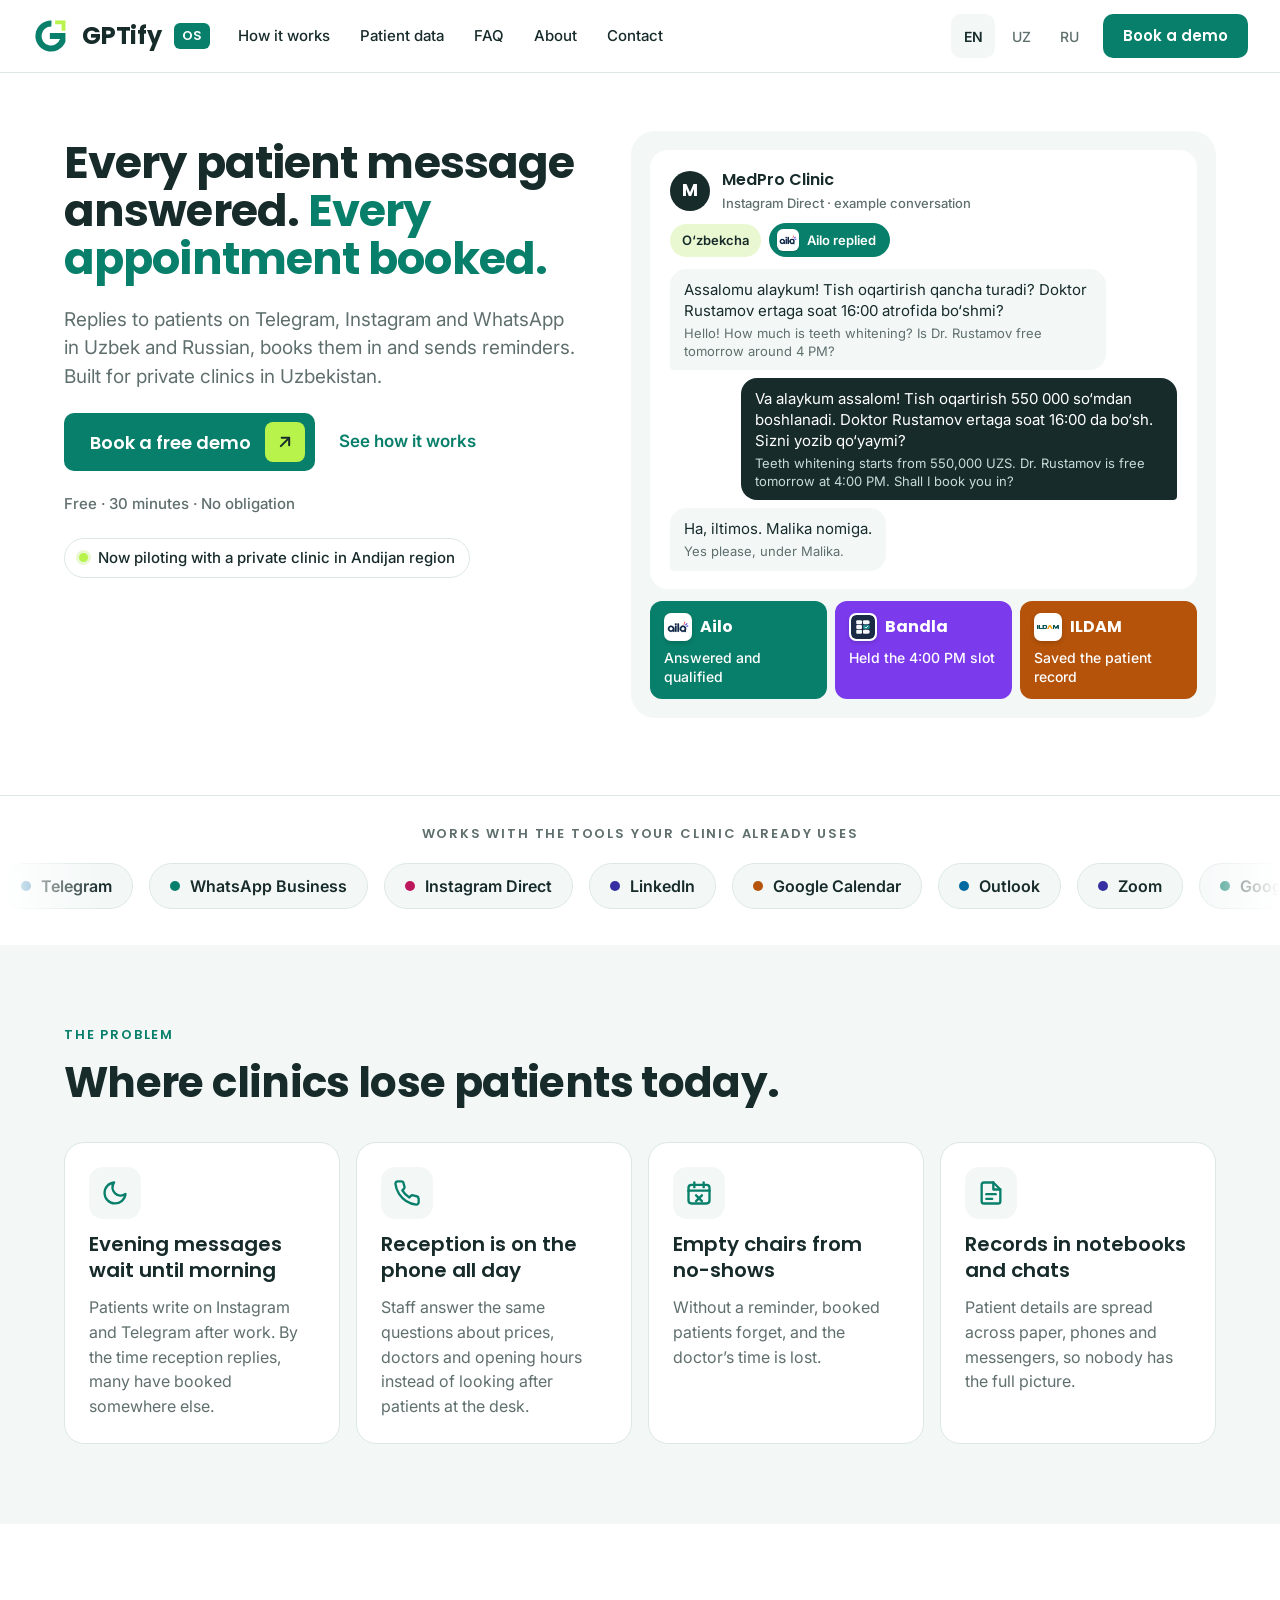
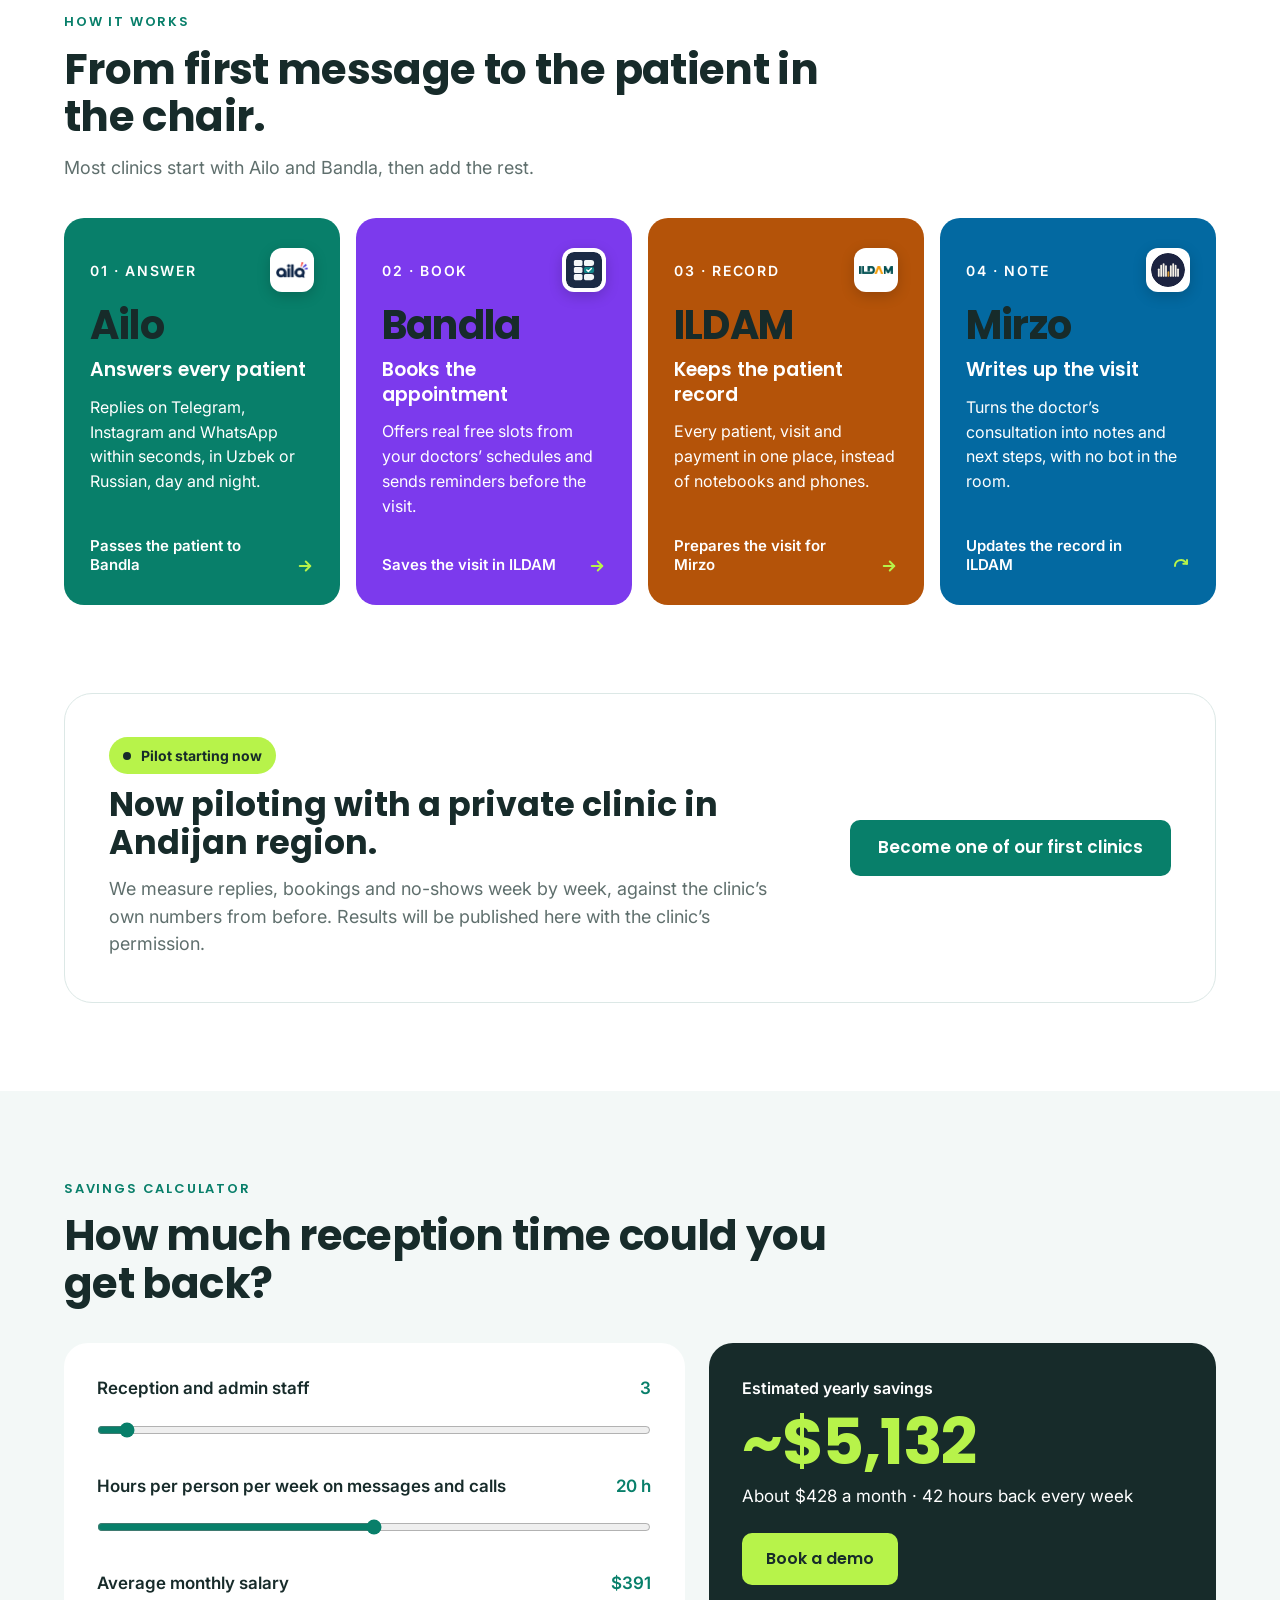
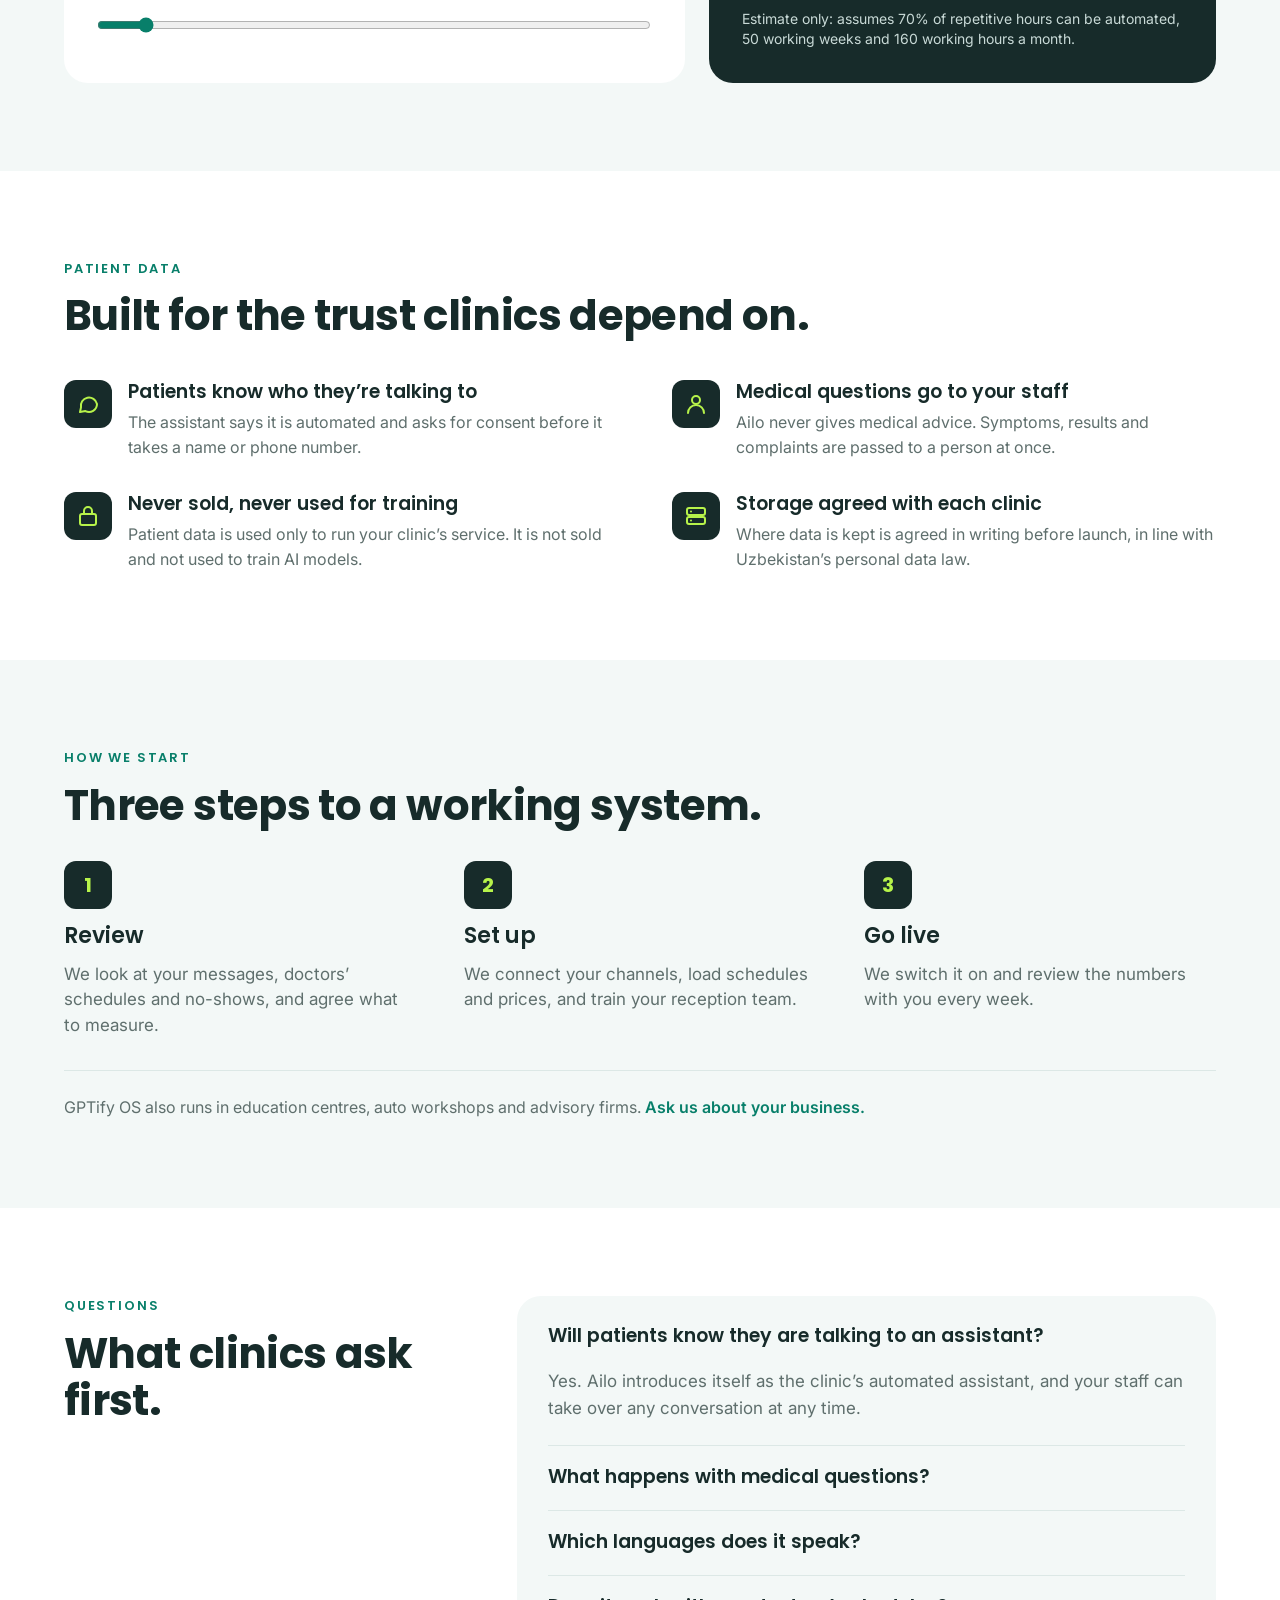
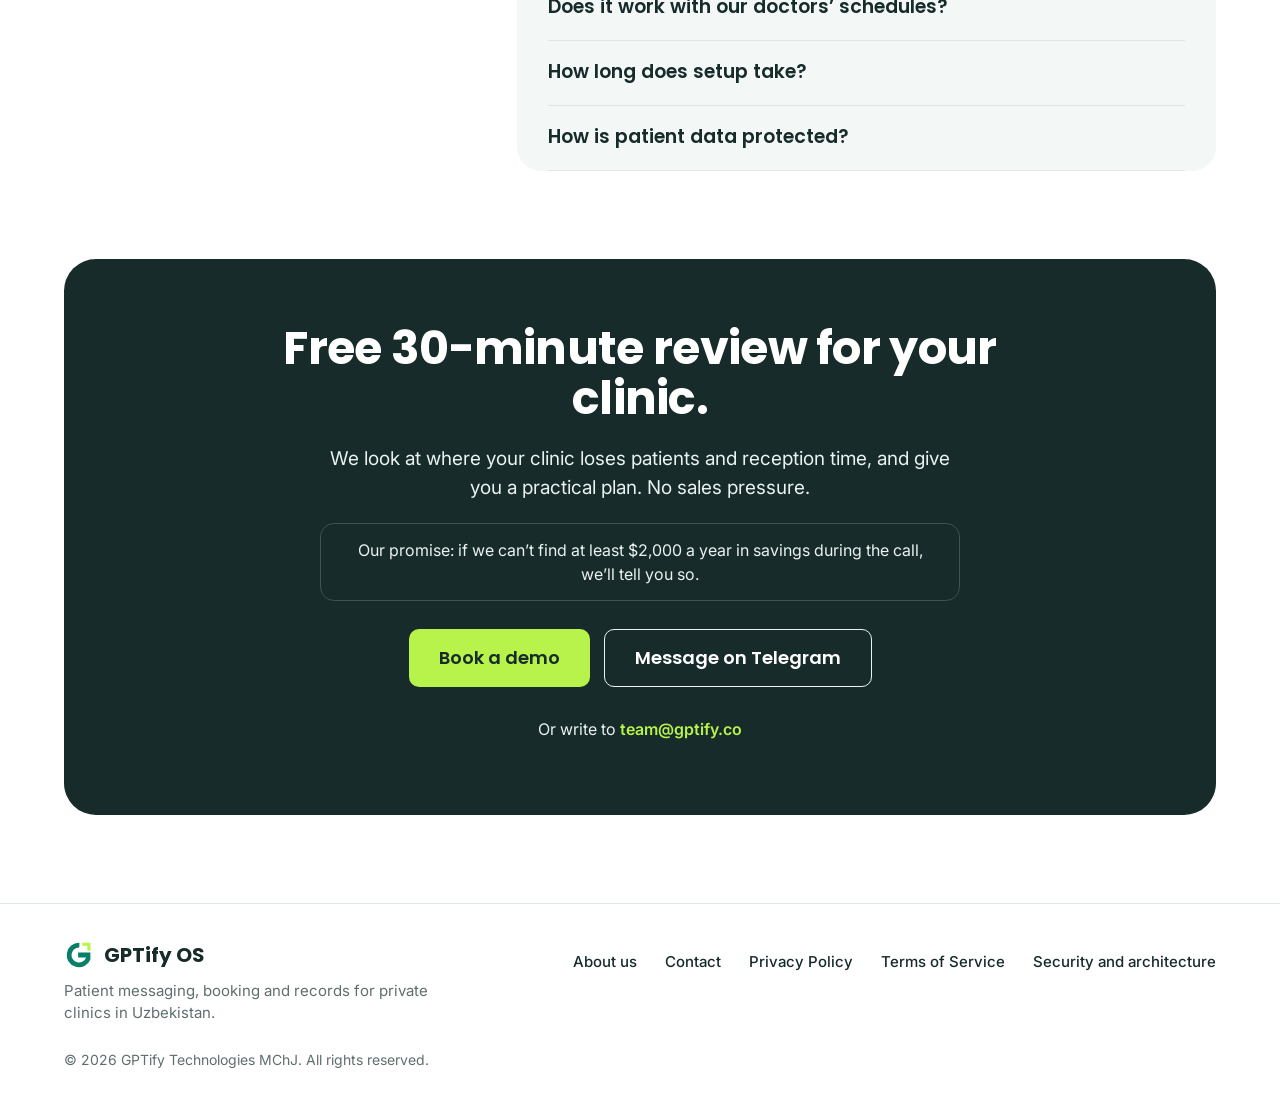
<file: index.html>
<!doctype html>
<html lang="en">
<head>
  <meta charset="utf-8">
  <meta name="viewport" content="width=device-width, initial-scale=1">
  <title>GPTify OS · AI for Private Clinics in Uzbekistan</title>
  <meta name="description" content="Replies to patients on Telegram, Instagram and WhatsApp in Uzbek and Russian, books them in and sends reminders. Built for private clinics in Uzbekistan.">
  <link rel="canonical" href="https://gptify.si/">
  <link rel="alternate" hreflang="en" href="https://gptify.si/">
  <link rel="alternate" hreflang="uz" href="https://gptify.si/uz/">
  <link rel="alternate" hreflang="ru" href="https://gptify.si/ru/">
  <link rel="alternate" hreflang="x-default" href="https://gptify.si/">
  <link rel="stylesheet" href="/style.min.css">
  <link rel="icon" href="/gptify-app-icon.svg" type="image/svg+xml">
</head>
<body>
<header style="display: flex; flex-wrap: wrap; align-items: center; justify-content: space-between; gap: 12px 20px; padding: 14px clamp(16px, 2.5vw, 40px); border-bottom: 1px solid #DCE8E6; background: #FFFFFF; position: sticky; top: 0; z-index: 100;">
  <a href="/" aria-label="GPTify OS home" style="display: flex; align-items: center; gap: 12px; min-height: 44px; text-decoration: none; color: #172B2A; flex-shrink: 0">
    <svg aria-hidden="true" width="38" height="38" viewBox="0 0 100 100" fill="none"><path fill="#087F6A" d="M51.4 9 A41 41 0 1 0 88 65.4 V42 H47 V58 H73.7 A25 25 0 1 1 50.9 25 Z"></path><path fill="#B7F34A" d="M61 9 H88 V36 H78 V19 H61 Z"></path></svg>
    <span style="font-family: 'Poppins', 'Inter', system-ui, sans-serif; font-weight: 700; font-size: 24px; letter-spacing: -0.01em">GPTify</span>
    <span style="font-family: 'Poppins', 'Inter', system-ui, sans-serif; font-weight: 600; font-size: 13px; color: #FFFFFF; background: #087F6A; border-radius: 6px; padding: 3px 8px">OS</span>
  </a>
  <nav aria-label="Main" class="hdr-nav" style="display: flex; flex-wrap: wrap; align-items: center; gap: 4px 14px">
    <a href="#how" style="display: inline-flex; align-items: center; justify-content: center; min-height: 44px; min-width: 44px; padding: 0 8px; font-size: 15px; font-weight: 500; color: #172B2A; text-decoration: none">How it works</a>
    <a href="#privacy" style="display: inline-flex; align-items: center; justify-content: center; min-height: 44px; min-width: 44px; padding: 0 8px; font-size: 15px; font-weight: 500; color: #172B2A; text-decoration: none">Patient data</a>
    <a href="#faq" style="display: inline-flex; align-items: center; justify-content: center; min-height: 44px; min-width: 44px; padding: 0 8px; font-size: 15px; font-weight: 500; color: #172B2A; text-decoration: none">FAQ</a>
    <a href="/about.html" style="display: inline-flex; align-items: center; justify-content: center; min-height: 44px; min-width: 44px; padding: 0 8px; font-size: 15px; text-decoration: none; color: #172B2A; font-weight: 500;">About</a>
    <a href="/contact.html" style="display: inline-flex; align-items: center; justify-content: center; min-height: 44px; min-width: 44px; padding: 0 8px; font-size: 15px; text-decoration: none; color: #172B2A; font-weight: 500;">Contact</a>
  </nav>
  <div style="display: flex; align-items: center; gap: 12px; margin-left: auto; flex-shrink: 0">
    <div class="hdr-lang" style="display: flex; align-items: center; gap: 4px" role="navigation" aria-label="Language selection">
      <a href="/" aria-current="true" style="display: inline-flex; align-items: center; justify-content: center; min-width: 44px; min-height: 44px; font-size: 14px; border-radius: 10px; text-decoration: none; background: #F3F8F7; font-weight: 600; color: #172B2A;">EN</a>
      <a href="/uz/" aria-current="false" style="display: inline-flex; align-items: center; justify-content: center; min-width: 44px; min-height: 44px; font-size: 14px; border-radius: 10px; text-decoration: none; color: #5F6F6D; font-weight: 500;">UZ</a>
      <a href="/ru/" aria-current="false" style="display: inline-flex; align-items: center; justify-content: center; min-width: 44px; min-height: 44px; font-size: 14px; border-radius: 10px; text-decoration: none; color: #5F6F6D; font-weight: 500;">RU</a>
    </div>
    <a class="hdr-cta" href="#demo" onclick="openLeadModal(); return false;" style="display: inline-flex; align-items: center; justify-content: center; min-height: 44px; padding: 0 20px; background: #087F6A; color: #FFFFFF; font-family: 'Poppins', 'Inter', system-ui, sans-serif; font-weight: 600; font-size: 15px; border-radius: 10px; text-decoration: none">Book a demo</a>
    <button type="button" class="hdr-menu" onclick="openMobileMenu()" aria-label="Open menu" style="align-items: center; justify-content: center; width: 48px; height: 48px; border: 1px solid #DCE8E6; border-radius: 10px; background: transparent; color: #172B2A; cursor: pointer">
      <svg aria-hidden="true" width="22" height="22" viewBox="0 0 24 24" fill="none" stroke="#172B2A" stroke-width="2.2" stroke-linecap="round"><path d="M4 7h16M4 12h16M4 17h16"></path></svg>
    </button>
  </div>
</header>

<!-- Mobile Menu Overlay -->
<div id="mobile-menu" style="display: none; position: fixed; inset: 0; z-index: 1000; background: rgba(23, 43, 42, 0.6); backdrop-filter: blur(4px);" onclick="if(event.target === this) closeMobileMenu()">
  <div style="position: absolute; top: 0; right: 0; bottom: 0; width: min(320px, 85vw); background: #FFFFFF; padding: 24px; display: flex; flex-direction: column; gap: 20px; box-shadow: -4px 0 24px rgba(0,0,0,0.15); overflow-y: auto;">
    <div style="display: flex; align-items: center; justify-content: space-between; border-bottom: 1px solid #DCE8E6; padding-bottom: 16px;">
      <span style="font-family: 'Poppins', 'Inter', sans-serif; font-weight: 700; font-size: 20px; color: #172B2A;">GPTify <span style="font-size: 12px; background: #087F6A; color: #fff; padding: 2px 6px; border-radius: 4px;">OS</span></span>
      <button type="button" onclick="closeMobileMenu()" aria-label="Close menu" style="display: inline-flex; align-items: center; justify-content: center; width: 44px; height: 44px; border: 1px solid #DCE8E6; border-radius: 10px; background: transparent; cursor: pointer;">
        <svg width="20" height="20" viewBox="0 0 24 24" fill="none" stroke="#172B2A" stroke-width="2.2" stroke-linecap="round"><path d="M18 6 6 18M6 6l12 12"></path></svg>
      </button>
    </div>
    <nav style="display: flex; flex-direction: column; gap: 6px;">
      <a href="#how" onclick="closeMobileMenu()" style="display: flex; align-items: center; min-height: 48px; padding: 0 12px; font-size: 16px; font-weight: 500; color: #172B2A; text-decoration: none; border-radius: 8px;">How it works</a>
      <a href="#privacy" onclick="closeMobileMenu()" style="display: flex; align-items: center; min-height: 48px; padding: 0 12px; font-size: 16px; font-weight: 500; color: #172B2A; text-decoration: none; border-radius: 8px;">Patient data</a>
      <a href="#faq" onclick="closeMobileMenu()" style="display: flex; align-items: center; min-height: 48px; padding: 0 12px; font-size: 16px; font-weight: 500; color: #172B2A; text-decoration: none; border-radius: 8px;">FAQ</a>
      <a href="/about.html" onclick="closeMobileMenu()" style="display: flex; align-items: center; min-height: 48px; padding: 0 12px; font-size: 16px; font-weight: 500; color: #172B2A; text-decoration: none; border-radius: 8px;">About</a>
      <a href="/contact.html" onclick="closeMobileMenu()" style="display: flex; align-items: center; min-height: 48px; padding: 0 12px; font-size: 16px; font-weight: 500; color: #172B2A; text-decoration: none; border-radius: 8px;">Contact</a>
    </nav>
    <div style="border-top: 1px solid #DCE8E6; padding-top: 16px; display: flex; flex-direction: column; gap: 14px;">
      <div style="font-size: 13px; font-weight: 600; color: #5F6F6D; text-transform: uppercase; letter-spacing: 0.05em;">Language</div>
      <div style="display: flex; align-items: center; gap: 8px;">
        <a href="/" style="display: inline-flex; align-items: center; justify-content: center; min-width: 44px; min-height: 44px; font-size: 15px; border-radius: 8px; text-decoration: none; background: #F3F8F7; font-weight: 600; color: #172B2A;">EN</a>
        <a href="/uz/" style="display: inline-flex; align-items: center; justify-content: center; min-width: 44px; min-height: 44px; font-size: 15px; border-radius: 8px; text-decoration: none; color: #5F6F6D; font-weight: 500;">UZ</a>
        <a href="/ru/" style="display: inline-flex; align-items: center; justify-content: center; min-width: 44px; min-height: 44px; font-size: 15px; border-radius: 8px; text-decoration: none; color: #5F6F6D; font-weight: 500;">RU</a>
      </div>
      <a href="#demo" onclick="closeMobileMenu(); openLeadModal(); return false;" style="display: inline-flex; align-items: center; justify-content: center; min-height: 48px; padding: 0 20px; background: #087F6A; color: #FFFFFF; font-family: 'Poppins', 'Inter', sans-serif; font-weight: 600; font-size: 16px; border-radius: 10px; text-decoration: none; margin-top: 8px;">Book a demo</a>
    </div>
  </div>
</div>


<main>
  <!-- Section 2: Hero (#top) -->
  <section id="top" style="padding: clamp(32px, 4.5vw, 64px) clamp(20px, 5vw, 80px) clamp(48px, 6vw, 88px); display: flex; flex-wrap: wrap; gap: 40px 56px; align-items: flex-start; background: #FFFFFF">
    <div style="flex: 1 1 420px; min-width: 0; display: flex; flex-direction: column; gap: 22px; padding-top: 8px">
      <h1 style="margin: 0; font-family: 'Poppins', 'Inter', system-ui, sans-serif; font-weight: 700; font-size: clamp(34px, 3.5vw, 52px); line-height: 1.08; letter-spacing: -0.02em; color: #172B2A">
        Every patient message answered. <span style="color: #087F6A">Every appointment booked.</span>
      </h1>
      <p style="margin: 0; max-width: 520px; font-size: 19px; line-height: 1.5; color: #5F6F6D">
        Replies to patients on Telegram, Instagram and WhatsApp in Uzbek and Russian, books them in and sends reminders. Built for private clinics in Uzbekistan.
      </p>
      <div style="display: flex; flex-wrap: wrap; align-items: center; gap: 14px 24px">
        <a href="#demo" onclick="openLeadModal(); return false;" style="display: inline-flex; align-items: center; gap: 14px; min-height: 58px; padding: 0 10px 0 26px; background: #087F6A; color: #FFFFFF; font-family: 'Poppins', 'Inter', system-ui, sans-serif; font-weight: 600; font-size: 18px; border-radius: 10px; text-decoration: none">
          Book a free demo
          <span style="display: inline-flex; align-items: center; justify-content: center; width: 40px; height: 40px; border-radius: 8px; background: #B7F34A">
            <svg aria-hidden="true" width="20" height="20" viewBox="0 0 24 24" fill="none" stroke="#172B2A" stroke-width="2.4" stroke-linecap="round" stroke-linejoin="round"><path d="M7 17 17 7"></path><path d="M8 7h9v9"></path></svg>
          </span>
        </a>
        <a href="#how" style="display: inline-flex; align-items: center; min-height: 44px; font-size: 17px; font-weight: 600; color: #087F6A">See how it works</a>
      </div>
      <div style="font-size: 15px; font-weight: 500; color: #5F6F6D">Free · 30 minutes · No obligation</div>
      <div style="display: inline-flex; align-items: center; gap: 10px; align-self: flex-start; padding: 8px 14px; border: 1px solid #DCE8E6; border-radius: 999px; font-size: 15px; font-weight: 500; color: #172B2A">
        <span aria-hidden="true" style="width: 9px; height: 9px; border-radius: 50%; background: #B7F34A; box-shadow: 0 0 0 3px #EAF8D2"></span>
        Now piloting with a private clinic in Andijan region
      </div>
    </div>

    <!-- Chat Card Mockup -->
    <div style="flex: 1.15 1 480px; min-width: 0; background: #F3F8F7; border-radius: 24px; padding: clamp(14px, 1.5vw, 20px); display: flex; flex-direction: column; gap: 12px">
      <div style="background: #FFFFFF; border-radius: 18px; padding: 18px 20px; display: flex; flex-direction: column; gap: 12px">
        <div style="display: flex; flex-wrap: wrap; align-items: center; justify-content: space-between; gap: 10px">
          <div style="display: flex; align-items: center; gap: 12px">
            <div aria-hidden="true" style="display: flex; align-items: center; justify-content: center; width: 40px; height: 40px; border-radius: 50%; background: #172B2A; color: #FFFFFF; font-family: 'Poppins', 'Inter', system-ui, sans-serif; font-weight: 700; font-size: 17px">M</div>
            <div style="display: flex; flex-direction: column; gap: 2px">
              <div style="font-family: 'Poppins', 'Inter', system-ui, sans-serif; font-weight: 600; font-size: 16px; color: #172B2A">MedPro Clinic</div>
              <div style="font-size: 13px; font-weight: 500; color: #5F6F6D">Instagram Direct · example conversation</div>
            </div>
          </div>
          <div style="display: flex; flex-wrap: wrap; align-items: center; gap: 8px">
            <div style="display: inline-flex; align-items: center; padding: 7px 12px; border-radius: 999px; background: #EAF8D2; color: #172B2A; font-size: 13px; font-weight: 600">O‘zbekcha</div>
            <div style="display: inline-flex; align-items: center; gap: 8px; padding: 6px 14px 6px 8px; border-radius: 999px; background: #087F6A; color: #FFFFFF; font-size: 13px; font-weight: 600">
              <span style="display: inline-flex; align-items: center; justify-content: center; width: 22px; height: 22px; border-radius: 6px; background: #FFFFFF; padding: 2px; overflow: hidden; box-shadow: 0 1px 2px rgba(0,0,0,0.15)">
                <img src="/assets/ailo-logo.png" alt="Ailo" style="width: 100%; height: 100%; object-fit: contain">
              </span>
              Ailo replied
            </div>
          </div>
        </div>
        <div style="display: flex; flex-direction: column; gap: 8px">
          <div style="align-self: flex-start; max-width: 86%; background: #F3F8F7; border-radius: 16px 16px 16px 4px; padding: 10px 14px; font-size: 15px; line-height: 1.4; color: #172B2A; animation: inA 10s ease infinite">
            <div>Assalomu alaykum! Tish oqartirish qancha turadi? Doktor Rustamov ertaga soat 16:00 atrofida bo‘shmi?</div>
            <div style="margin-top: 4px; font-size: 13px; line-height: 1.35; color: #5F6F6D">Hello! How much is teeth whitening? Is Dr. Rustamov free tomorrow around 4 PM?</div>
          </div>
          <div style="align-self: flex-end; max-width: 86%; background: #172B2A; border-radius: 16px 16px 4px 16px; padding: 10px 14px; font-size: 15px; line-height: 1.4; color: #FFFFFF; animation: inB 10s ease infinite">
            <div><!-- TODO: example price 550,000 UZS -->Va alaykum assalom! Tish oqartirish 550 000 so‘mdan boshlanadi. Doktor Rustamov ertaga soat 16:00 da bo‘sh. Sizni yozib qo‘yaymi?</div>
            <div style="margin-top: 4px; font-size: 13px; line-height: 1.35; color: #C9DAD7">Teeth whitening starts from 550,000 UZS. Dr. Rustamov is free tomorrow at 4:00 PM. Shall I book you in?</div>
          </div>
          <div style="align-self: flex-start; max-width: 86%; background: #F3F8F7; border-radius: 16px 16px 16px 4px; padding: 10px 14px; font-size: 15px; line-height: 1.4; color: #172B2A; animation: inC 10s ease infinite">
            <div>Ha, iltimos. Malika nomiga.</div>
            <div style="margin-top: 4px; font-size: 13px; line-height: 1.35; color: #5F6F6D">Yes please, under Malika.</div>
          </div>
        </div>
      </div>
      <div style="display: flex; flex-wrap: wrap; gap: 8px">
        <div style="flex: 1 1 140px; background: #087F6A; border-radius: 12px; padding: 12px 14px; color: #FFFFFF; animation: inD 10s ease infinite; display: flex; flex-direction: column; gap: 8px">
          <div style="display: flex; align-items: center; gap: 8px">
            <span style="display: inline-flex; align-items: center; justify-content: center; width: 28px; height: 28px; border-radius: 7px; background: #FFFFFF; padding: 3px; box-shadow: 0 2px 4px rgba(0,0,0,0.15); flex-shrink: 0">
              <img src="/assets/ailo-logo.png" alt="Ailo" style="width: 100%; height: 100%; object-fit: contain">
            </span>
            <span style="font-family: 'Poppins', 'Inter', system-ui, sans-serif; font-weight: 700; font-size: 16px">Ailo</span>
          </div>
          <div style="font-size: 14px; font-weight: 500; line-height: 1.35">Answered and qualified</div>
        </div>
        <div style="flex: 1 1 140px; background: #7C3AED; border-radius: 12px; padding: 12px 14px; color: #FFFFFF; animation: inE 10s ease infinite; display: flex; flex-direction: column; gap: 8px">
          <div style="display: flex; align-items: center; gap: 8px">
            <span style="display: inline-flex; align-items: center; justify-content: center; width: 28px; height: 28px; border-radius: 7px; background: #FFFFFF; padding: 2px; box-shadow: 0 2px 4px rgba(0,0,0,0.15); flex-shrink: 0">
              <img src="/assets/bandla-app-icon.svg" alt="Bandla" style="width: 100%; height: 100%; object-fit: contain; border-radius: 5px">
            </span>
            <span style="font-family: 'Poppins', 'Inter', system-ui, sans-serif; font-weight: 700; font-size: 16px">Bandla</span>
          </div>
          <div style="font-size: 14px; font-weight: 500; line-height: 1.35">Held the 4:00 PM slot</div>
        </div>
        <div style="flex: 1 1 140px; background: #B45309; border-radius: 12px; padding: 12px 14px; color: #FFFFFF; animation: inF 10s ease infinite; display: flex; flex-direction: column; gap: 8px">
          <div style="display: flex; align-items: center; gap: 8px">
            <span style="display: inline-flex; align-items: center; justify-content: center; width: 28px; height: 28px; border-radius: 7px; background: #FFFFFF; padding: 3px; box-shadow: 0 2px 4px rgba(0,0,0,0.15); flex-shrink: 0">
              <img src="/assets/ildam-logo.png" alt="ILDAM" style="width: 100%; height: 100%; object-fit: contain">
            </span>
            <span style="font-family: 'Poppins', 'Inter', system-ui, sans-serif; font-weight: 700; font-size: 16px">ILDAM</span>
          </div>
          <div style="font-size: 14px; font-weight: 500; line-height: 1.35">Saved the patient record</div>
        </div>
      </div>
    </div>
  </section>

  <!-- Section 3: Integrations Marquee -->
  <section aria-label="Works with" style="padding: 28px 0 36px; border-top: 1px solid #DCE8E6; display: flex; flex-direction: column; gap: 20px; background: #FFFFFF">
    <div style="text-align: center; padding: 0 clamp(20px, 5vw, 80px); font-family: 'Poppins', 'Inter', system-ui, sans-serif; font-size: 13px; font-weight: 600; letter-spacing: 0.14em; color: #5F6F6D; text-transform: uppercase">
      Works with the tools your clinic already uses
    </div>
    <div class="marquee-container" style="overflow: hidden; -webkit-mask-image: linear-gradient(90deg, transparent, #000 8%, #000 92%, transparent); mask-image: linear-gradient(90deg, transparent, #000 8%, #000 92%, transparent)">
      <div class="marquee-track">
        <div style="display: flex; flex-wrap: nowrap; gap: 16px; padding-right: 16px">
          <span style="flex: none; display: inline-flex; align-items: center; gap: 10px; min-height: 46px; padding: 0 20px; background: #F3F8F7; border: 1px solid #DCE8E6; border-radius: 999px; font-size: 16px; font-weight: 600; color: #172B2A; white-space: nowrap"><span aria-hidden="true" style="width: 10px; height: 10px; border-radius: 50%; background: #0369A1"></span>Telegram</span>
          <span style="flex: none; display: inline-flex; align-items: center; gap: 10px; min-height: 46px; padding: 0 20px; background: #F3F8F7; border: 1px solid #DCE8E6; border-radius: 999px; font-size: 16px; font-weight: 600; color: #172B2A; white-space: nowrap"><span aria-hidden="true" style="width: 10px; height: 10px; border-radius: 50%; background: #087F6A"></span>WhatsApp Business</span>
          <span style="flex: none; display: inline-flex; align-items: center; gap: 10px; min-height: 46px; padding: 0 20px; background: #F3F8F7; border: 1px solid #DCE8E6; border-radius: 999px; font-size: 16px; font-weight: 600; color: #172B2A; white-space: nowrap"><span aria-hidden="true" style="width: 10px; height: 10px; border-radius: 50%; background: #BE185D"></span>Instagram Direct</span>
          <span style="flex: none; display: inline-flex; align-items: center; gap: 10px; min-height: 46px; padding: 0 20px; background: #F3F8F7; border: 1px solid #DCE8E6; border-radius: 999px; font-size: 16px; font-weight: 600; color: #172B2A; white-space: nowrap"><span aria-hidden="true" style="width: 10px; height: 10px; border-radius: 50%; background: #3730A3"></span>LinkedIn</span>
          <span style="flex: none; display: inline-flex; align-items: center; gap: 10px; min-height: 46px; padding: 0 20px; background: #F3F8F7; border: 1px solid #DCE8E6; border-radius: 999px; font-size: 16px; font-weight: 600; color: #172B2A; white-space: nowrap"><span aria-hidden="true" style="width: 10px; height: 10px; border-radius: 50%; background: #B45309"></span>Google Calendar</span>
          <span style="flex: none; display: inline-flex; align-items: center; gap: 10px; min-height: 46px; padding: 0 20px; background: #F3F8F7; border: 1px solid #DCE8E6; border-radius: 999px; font-size: 16px; font-weight: 600; color: #172B2A; white-space: nowrap"><span aria-hidden="true" style="width: 10px; height: 10px; border-radius: 50%; background: #0369A1"></span>Outlook</span>
          <span style="flex: none; display: inline-flex; align-items: center; gap: 10px; min-height: 46px; padding: 0 20px; background: #F3F8F7; border: 1px solid #DCE8E6; border-radius: 999px; font-size: 16px; font-weight: 600; color: #172B2A; white-space: nowrap"><span aria-hidden="true" style="width: 10px; height: 10px; border-radius: 50%; background: #3730A3"></span>Zoom</span>
          <span style="flex: none; display: inline-flex; align-items: center; gap: 10px; min-height: 46px; padding: 0 20px; background: #F3F8F7; border: 1px solid #DCE8E6; border-radius: 999px; font-size: 16px; font-weight: 600; color: #172B2A; white-space: nowrap"><span aria-hidden="true" style="width: 10px; height: 10px; border-radius: 50%; background: #087F6A"></span>Google Meet</span>
          <span style="flex: none; display: inline-flex; align-items: center; gap: 10px; min-height: 46px; padding: 0 20px; background: #F3F8F7; border: 1px solid #DCE8E6; border-radius: 999px; font-size: 16px; font-weight: 600; color: #172B2A; white-space: nowrap"><span aria-hidden="true" style="width: 10px; height: 10px; border-radius: 50%; background: #7C3AED"></span>Microsoft Teams</span>
          <span style="flex: none; display: inline-flex; align-items: center; gap: 10px; min-height: 46px; padding: 0 20px; background: #F3F8F7; border: 1px solid #DCE8E6; border-radius: 999px; font-size: 16px; font-weight: 600; color: #172B2A; white-space: nowrap"><span aria-hidden="true" style="width: 10px; height: 10px; border-radius: 50%; background: #B45309"></span>1C</span>
          <span style="flex: none; display: inline-flex; align-items: center; gap: 10px; min-height: 46px; padding: 0 20px; background: #F3F8F7; border: 1px solid #DCE8E6; border-radius: 999px; font-size: 16px; font-weight: 600; color: #172B2A; white-space: nowrap"><span aria-hidden="true" style="width: 10px; height: 10px; border-radius: 50%; background: #0369A1"></span>Click</span>
          <span style="flex: none; display: inline-flex; align-items: center; gap: 10px; min-height: 46px; padding: 0 20px; background: #F3F8F7; border: 1px solid #DCE8E6; border-radius: 999px; font-size: 16px; font-weight: 600; color: #172B2A; white-space: nowrap"><span aria-hidden="true" style="width: 10px; height: 10px; border-radius: 50%; background: #087F6A"></span>Payme</span>
          <span style="flex: none; display: inline-flex; align-items: center; gap: 10px; min-height: 46px; padding: 0 20px; background: #F3F8F7; border: 1px solid #DCE8E6; border-radius: 999px; font-size: 16px; font-weight: 600; color: #172B2A; white-space: nowrap"><span aria-hidden="true" style="width: 10px; height: 10px; border-radius: 50%; background: #7C3AED"></span>Uzum</span>
        </div>
        <div style="display: flex; flex-wrap: nowrap; gap: 16px; padding-right: 16px">
          <span style="flex: none; display: inline-flex; align-items: center; gap: 10px; min-height: 46px; padding: 0 20px; background: #F3F8F7; border: 1px solid #DCE8E6; border-radius: 999px; font-size: 16px; font-weight: 600; color: #172B2A; white-space: nowrap"><span aria-hidden="true" style="width: 10px; height: 10px; border-radius: 50%; background: #0369A1"></span>Telegram</span>
          <span style="flex: none; display: inline-flex; align-items: center; gap: 10px; min-height: 46px; padding: 0 20px; background: #F3F8F7; border: 1px solid #DCE8E6; border-radius: 999px; font-size: 16px; font-weight: 600; color: #172B2A; white-space: nowrap"><span aria-hidden="true" style="width: 10px; height: 10px; border-radius: 50%; background: #087F6A"></span>WhatsApp Business</span>
          <span style="flex: none; display: inline-flex; align-items: center; gap: 10px; min-height: 46px; padding: 0 20px; background: #F3F8F7; border: 1px solid #DCE8E6; border-radius: 999px; font-size: 16px; font-weight: 600; color: #172B2A; white-space: nowrap"><span aria-hidden="true" style="width: 10px; height: 10px; border-radius: 50%; background: #BE185D"></span>Instagram Direct</span>
          <span style="flex: none; display: inline-flex; align-items: center; gap: 10px; min-height: 46px; padding: 0 20px; background: #F3F8F7; border: 1px solid #DCE8E6; border-radius: 999px; font-size: 16px; font-weight: 600; color: #172B2A; white-space: nowrap"><span aria-hidden="true" style="width: 10px; height: 10px; border-radius: 50%; background: #3730A3"></span>LinkedIn</span>
          <span style="flex: none; display: inline-flex; align-items: center; gap: 10px; min-height: 46px; padding: 0 20px; background: #F3F8F7; border: 1px solid #DCE8E6; border-radius: 999px; font-size: 16px; font-weight: 600; color: #172B2A; white-space: nowrap"><span aria-hidden="true" style="width: 10px; height: 10px; border-radius: 50%; background: #B45309"></span>Google Calendar</span>
          <span style="flex: none; display: inline-flex; align-items: center; gap: 10px; min-height: 46px; padding: 0 20px; background: #F3F8F7; border: 1px solid #DCE8E6; border-radius: 999px; font-size: 16px; font-weight: 600; color: #172B2A; white-space: nowrap"><span aria-hidden="true" style="width: 10px; height: 10px; border-radius: 50%; background: #0369A1"></span>Outlook</span>
          <span style="flex: none; display: inline-flex; align-items: center; gap: 10px; min-height: 46px; padding: 0 20px; background: #F3F8F7; border: 1px solid #DCE8E6; border-radius: 999px; font-size: 16px; font-weight: 600; color: #172B2A; white-space: nowrap"><span aria-hidden="true" style="width: 10px; height: 10px; border-radius: 50%; background: #3730A3"></span>Zoom</span>
          <span style="flex: none; display: inline-flex; align-items: center; gap: 10px; min-height: 46px; padding: 0 20px; background: #F3F8F7; border: 1px solid #DCE8E6; border-radius: 999px; font-size: 16px; font-weight: 600; color: #172B2A; white-space: nowrap"><span aria-hidden="true" style="width: 10px; height: 10px; border-radius: 50%; background: #087F6A"></span>Google Meet</span>
          <span style="flex: none; display: inline-flex; align-items: center; gap: 10px; min-height: 46px; padding: 0 20px; background: #F3F8F7; border: 1px solid #DCE8E6; border-radius: 999px; font-size: 16px; font-weight: 600; color: #172B2A; white-space: nowrap"><span aria-hidden="true" style="width: 10px; height: 10px; border-radius: 50%; background: #7C3AED"></span>Microsoft Teams</span>
          <span style="flex: none; display: inline-flex; align-items: center; gap: 10px; min-height: 46px; padding: 0 20px; background: #F3F8F7; border: 1px solid #DCE8E6; border-radius: 999px; font-size: 16px; font-weight: 600; color: #172B2A; white-space: nowrap"><span aria-hidden="true" style="width: 10px; height: 10px; border-radius: 50%; background: #B45309"></span>1C</span>
          <span style="flex: none; display: inline-flex; align-items: center; gap: 10px; min-height: 46px; padding: 0 20px; background: #F3F8F7; border: 1px solid #DCE8E6; border-radius: 999px; font-size: 16px; font-weight: 600; color: #172B2A; white-space: nowrap"><span aria-hidden="true" style="width: 10px; height: 10px; border-radius: 50%; background: #0369A1"></span>Click</span>
          <span style="flex: none; display: inline-flex; align-items: center; gap: 10px; min-height: 46px; padding: 0 20px; background: #F3F8F7; border: 1px solid #DCE8E6; border-radius: 999px; font-size: 16px; font-weight: 600; color: #172B2A; white-space: nowrap"><span aria-hidden="true" style="width: 10px; height: 10px; border-radius: 50%; background: #087F6A"></span>Payme</span>
          <span style="flex: none; display: inline-flex; align-items: center; gap: 10px; min-height: 46px; padding: 0 20px; background: #F3F8F7; border: 1px solid #DCE8E6; border-radius: 999px; font-size: 16px; font-weight: 600; color: #172B2A; white-space: nowrap"><span aria-hidden="true" style="width: 10px; height: 10px; border-radius: 50%; background: #7C3AED"></span>Uzum</span>
        </div>
      </div>
    </div>
  </section>

  <!-- Section 4: The Problem (#problem) -->
  <section id="problem" style="background: #F3F8F7; padding: 80px clamp(20px, 5vw, 80px); display: flex; flex-direction: column; gap: 36px">
    <div style="display: flex; flex-direction: column; gap: 14px; max-width: 820px">
      <div style="font-family: 'Poppins', 'Inter', system-ui, sans-serif; font-size: 13px; font-weight: 600; letter-spacing: 0.14em; color: #087F6A; text-transform: uppercase">The problem</div>
      <h2 style="margin: 0; font-family: 'Poppins', 'Inter', system-ui, sans-serif; font-weight: 700; font-size: clamp(30px, 3.3vw, 46px); line-height: 1.12; letter-spacing: -0.015em; color: #172B2A">Where clinics lose patients today.</h2>
    </div>
    <div style="display: flex; flex-wrap: wrap; gap: 16px">
      <div style="flex: 1 1 250px; min-width: 0; background: #FFFFFF; border: 1px solid #DCE8E6; border-radius: 20px; padding: 24px; display: flex; flex-direction: column; gap: 12px">
        <div style="display: flex; align-items: center; justify-content: center; width: 52px; height: 52px; border-radius: 14px; background: #F3F8F7">
          <svg aria-hidden="true" width="28" height="28" viewBox="0 0 24 24" fill="none" stroke="#087F6A" stroke-width="2" stroke-linecap="round" stroke-linejoin="round"><path d="M21 12.8A9 9 0 1 1 11.2 3a7 7 0 0 0 9.8 9.8z"></path></svg>
        </div>
        <h3 style="margin: 0; font-family: 'Poppins', 'Inter', system-ui, sans-serif; font-weight: 600; font-size: 20px; line-height: 1.3; color: #172B2A">Evening messages wait until morning</h3>
        <p style="margin: 0; font-size: 16px; line-height: 1.55; color: #5F6F6D">Patients write on Instagram and Telegram after work. By the time reception replies, many have booked somewhere else.</p>
      </div>
      <div style="flex: 1 1 250px; min-width: 0; background: #FFFFFF; border: 1px solid #DCE8E6; border-radius: 20px; padding: 24px; display: flex; flex-direction: column; gap: 12px">
        <div style="display: flex; align-items: center; justify-content: center; width: 52px; height: 52px; border-radius: 14px; background: #F3F8F7">
          <svg aria-hidden="true" width="28" height="28" viewBox="0 0 24 24" fill="none" stroke="#087F6A" stroke-width="2" stroke-linecap="round" stroke-linejoin="round"><path d="M22 16.9v3a2 2 0 0 1-2.2 2 19.8 19.8 0 0 1-8.6-3.1 19.5 19.5 0 0 1-6-6A19.8 19.8 0 0 1 2.1 4.2 2 2 0 0 1 4.1 2h3a2 2 0 0 1 2 1.7c.1.9.4 1.8.7 2.7a2 2 0 0 1-.5 2.1L8 9.8a16 16 0 0 0 6 6l1.3-1.3a2 2 0 0 1 2.1-.4c.9.3 1.8.6 2.7.7a2 2 0 0 1 1.7 2z"></path></svg>
        </div>
        <h3 style="margin: 0; font-family: 'Poppins', 'Inter', system-ui, sans-serif; font-weight: 600; font-size: 20px; line-height: 1.3; color: #172B2A">Reception is on the phone all day</h3>
        <p style="margin: 0; font-size: 16px; line-height: 1.55; color: #5F6F6D">Staff answer the same questions about prices, doctors and opening hours instead of looking after patients at the desk.</p>
      </div>
      <div style="flex: 1 1 250px; min-width: 0; background: #FFFFFF; border: 1px solid #DCE8E6; border-radius: 20px; padding: 24px; display: flex; flex-direction: column; gap: 12px">
        <div style="display: flex; align-items: center; justify-content: center; width: 52px; height: 52px; border-radius: 14px; background: #F3F8F7">
          <svg aria-hidden="true" width="28" height="28" viewBox="0 0 24 24" fill="none" stroke="#087F6A" stroke-width="2" stroke-linecap="round" stroke-linejoin="round"><rect x="3" y="5" width="18" height="16" rx="2.5"></rect><path d="M3 10h18"></path><path d="M8 3v4"></path><path d="M16 3v4"></path><path d="m9.5 14 5 5"></path><path d="m14.5 14-5 5"></path></svg>
        </div>
        <h3 style="margin: 0; font-family: 'Poppins', 'Inter', system-ui, sans-serif; font-weight: 600; font-size: 20px; line-height: 1.3; color: #172B2A">Empty chairs from no-shows</h3>
        <p style="margin: 0; font-size: 16px; line-height: 1.55; color: #5F6F6D">Without a reminder, booked patients forget, and the doctor’s time is lost.</p>
      </div>
      <div style="flex: 1 1 250px; min-width: 0; background: #FFFFFF; border: 1px solid #DCE8E6; border-radius: 20px; padding: 24px; display: flex; flex-direction: column; gap: 12px">
        <div style="display: flex; align-items: center; justify-content: center; width: 52px; height: 52px; border-radius: 14px; background: #F3F8F7">
          <svg aria-hidden="true" width="28" height="28" viewBox="0 0 24 24" fill="none" stroke="#087F6A" stroke-width="2" stroke-linecap="round" stroke-linejoin="round"><path d="M14 3H6a2 2 0 0 0-2 2v14a2 2 0 0 0 2 2h12a2 2 0 0 0 2-2V9z"></path><path d="M14 3v6h6"></path><path d="M8 13h8"></path><path d="M8 17h5"></path></svg>
        </div>
        <h3 style="margin: 0; font-family: 'Poppins', 'Inter', system-ui, sans-serif; font-weight: 600; font-size: 20px; line-height: 1.3; color: #172B2A">Records in notebooks and chats</h3>
        <p style="margin: 0; font-size: 16px; line-height: 1.55; color: #5F6F6D">Patient details are spread across paper, phones and messengers, so nobody has the full picture.</p>
      </div>
    </div>
  </section>

  <!-- Section 5: How It Works (#how) -->
  <section id="how" style="padding: 88px clamp(20px, 5vw, 80px); display: flex; flex-direction: column; gap: 36px; background: #FFFFFF">
    <div style="display: flex; flex-direction: column; gap: 14px; max-width: 820px">
      <div style="font-family: 'Poppins', 'Inter', system-ui, sans-serif; font-size: 13px; font-weight: 600; letter-spacing: 0.14em; color: #087F6A; text-transform: uppercase">How it works</div>
      <h2 style="margin: 0; font-family: 'Poppins', 'Inter', system-ui, sans-serif; font-weight: 700; font-size: clamp(30px, 3.3vw, 46px); line-height: 1.12; letter-spacing: -0.015em; color: #172B2A">From first message to the patient in the chair.</h2>
      <p style="margin: 0; font-size: 18px; line-height: 1.55; color: #5F6F6D">Most clinics start with Ailo and Bandla, then add the rest.</p>
    </div>
    <div style="display: flex; flex-wrap: wrap; gap: 16px">
      <article style="flex: 1 1 240px; min-width: 0; min-height: 340px; box-sizing: border-box; background: #087F6A; border-radius: 20px; padding: 30px 26px; display: flex; flex-direction: column; gap: 12px; color: #FFFFFF; animation: lit 8s ease-in-out infinite">
        <div style="display: flex; align-items: center; justify-content: space-between; gap: 12px">
          <div style="font-size: 14px; font-weight: 600; letter-spacing: 0.12em">01 · ANSWER</div>
          <span style="display: inline-flex; align-items: center; justify-content: center; width: 44px; height: 44px; border-radius: 12px; background: #FFFFFF; padding: 5px; box-shadow: 0 4px 14px rgba(0,0,0,0.18); flex-shrink: 0">
            <img src="/assets/ailo-logo.png" alt="Ailo" style="width: 100%; height: 100%; object-fit: contain">
          </span>
        </div>
        <h3 style="margin: 0; font-family: 'Poppins', 'Inter', system-ui, sans-serif; font-weight: 700; font-size: 40px; line-height: 1.05; letter-spacing: -0.02em">Ailo</h3>
        <div style="font-family: 'Poppins', 'Inter', system-ui, sans-serif; font-weight: 600; font-size: 19px; line-height: 1.3">Answers every patient</div>
        <p style="margin: 0; font-size: 16px; line-height: 1.55">Replies on Telegram, Instagram and WhatsApp within seconds, in Uzbek or Russian, day and night.</p>
        <div style="margin-top: auto; min-height: 44px; display: flex; align-items: flex-end; justify-content: space-between; gap: 12px; font-size: 15px; font-weight: 600; line-height: 1.3">
          Passes the patient to Bandla
          <svg aria-hidden="true" style="flex: none" width="18" height="18" viewBox="0 0 24 24" fill="none" stroke="#B7F34A" stroke-width="2.6" stroke-linecap="round" stroke-linejoin="round"><path d="M5 12h14"></path><path d="m13 6 6 6-6 6"></path></svg>
        </div>
      </article>
      <article style="flex: 1 1 240px; min-width: 0; min-height: 340px; box-sizing: border-box; background: #7C3AED; border-radius: 20px; padding: 30px 26px; display: flex; flex-direction: column; gap: 12px; color: #FFFFFF; animation: lit 8s ease-in-out 2s infinite">
        <div style="display: flex; align-items: center; justify-content: space-between; gap: 12px">
          <div style="font-size: 14px; font-weight: 600; letter-spacing: 0.12em">02 · BOOK</div>
          <span style="display: inline-flex; align-items: center; justify-content: center; width: 44px; height: 44px; border-radius: 12px; background: #FFFFFF; padding: 4px; box-shadow: 0 4px 14px rgba(0,0,0,0.18); flex-shrink: 0">
            <img src="/assets/bandla-app-icon.svg" alt="Bandla" style="width: 100%; height: 100%; object-fit: contain; border-radius: 8px">
          </span>
        </div>
        <h3 style="margin: 0; font-family: 'Poppins', 'Inter', system-ui, sans-serif; font-weight: 700; font-size: 40px; line-height: 1.05; letter-spacing: -0.02em">Bandla</h3>
        <div style="font-family: 'Poppins', 'Inter', system-ui, sans-serif; font-weight: 600; font-size: 19px; line-height: 1.3">Books the appointment</div>
        <p style="margin: 0; font-size: 16px; line-height: 1.55">Offers real free slots from your doctors’ schedules and sends reminders before the visit.</p>
        <div style="margin-top: auto; min-height: 44px; display: flex; align-items: flex-end; justify-content: space-between; gap: 12px; font-size: 15px; font-weight: 600; line-height: 1.3">
          Saves the visit in ILDAM
          <svg aria-hidden="true" style="flex: none" width="18" height="18" viewBox="0 0 24 24" fill="none" stroke="#B7F34A" stroke-width="2.6" stroke-linecap="round" stroke-linejoin="round"><path d="M5 12h14"></path><path d="m13 6 6 6-6 6"></path></svg>
        </div>
      </article>
      <article style="flex: 1 1 240px; min-width: 0; min-height: 340px; box-sizing: border-box; background: #B45309; border-radius: 20px; padding: 30px 26px; display: flex; flex-direction: column; gap: 12px; color: #FFFFFF; animation: lit 8s ease-in-out 4s infinite">
        <div style="display: flex; align-items: center; justify-content: space-between; gap: 12px">
          <div style="font-size: 14px; font-weight: 600; letter-spacing: 0.12em">03 · RECORD</div>
          <span style="display: inline-flex; align-items: center; justify-content: center; width: 44px; height: 44px; border-radius: 12px; background: #FFFFFF; padding: 5px; box-shadow: 0 4px 14px rgba(0,0,0,0.18); flex-shrink: 0">
            <img src="/assets/ildam-logo.png" alt="ILDAM" style="width: 100%; height: 100%; object-fit: contain">
          </span>
        </div>
        <h3 style="margin: 0; font-family: 'Poppins', 'Inter', system-ui, sans-serif; font-weight: 700; font-size: 40px; line-height: 1.05; letter-spacing: -0.02em">ILDAM</h3>
        <div style="font-family: 'Poppins', 'Inter', system-ui, sans-serif; font-weight: 600; font-size: 19px; line-height: 1.3">Keeps the patient record</div>
        <p style="margin: 0; font-size: 16px; line-height: 1.55">Every patient, visit and payment in one place, instead of notebooks and phones.</p>
        <div style="margin-top: auto; min-height: 44px; display: flex; align-items: flex-end; justify-content: space-between; gap: 12px; font-size: 15px; font-weight: 600; line-height: 1.3">
          Prepares the visit for Mirzo
          <svg aria-hidden="true" style="flex: none" width="18" height="18" viewBox="0 0 24 24" fill="none" stroke="#B7F34A" stroke-width="2.6" stroke-linecap="round" stroke-linejoin="round"><path d="M5 12h14"></path><path d="m13 6 6 6-6 6"></path></svg>
        </div>
      </article>
      <article style="flex: 1 1 240px; min-width: 0; min-height: 340px; box-sizing: border-box; background: #0369A1; border-radius: 20px; padding: 30px 26px; display: flex; flex-direction: column; gap: 12px; color: #FFFFFF; animation: lit 8s ease-in-out 6s infinite">
        <div style="display: flex; align-items: center; justify-content: space-between; gap: 12px">
          <div style="font-size: 14px; font-weight: 600; letter-spacing: 0.12em">04 · NOTE</div>
          <span style="display: inline-flex; align-items: center; justify-content: center; width: 44px; height: 44px; border-radius: 12px; background: #FFFFFF; padding: 5px; box-shadow: 0 4px 14px rgba(0,0,0,0.18); flex-shrink: 0">
            <img src="/assets/mirzo-mark.svg" alt="Mirzo" style="width: 100%; height: 100%; object-fit: contain; border-radius: 50%">
          </span>
        </div>
        <h3 style="margin: 0; font-family: 'Poppins', 'Inter', system-ui, sans-serif; font-weight: 700; font-size: 40px; line-height: 1.05; letter-spacing: -0.02em">Mirzo</h3>
        <div style="font-family: 'Poppins', 'Inter', system-ui, sans-serif; font-weight: 600; font-size: 19px; line-height: 1.3">Writes up the visit</div>
        <p style="margin: 0; font-size: 16px; line-height: 1.55">Turns the doctor’s consultation into notes and next steps, with no bot in the room.</p>
        <div style="margin-top: auto; min-height: 44px; display: flex; align-items: flex-end; justify-content: space-between; gap: 12px; font-size: 15px; font-weight: 600; line-height: 1.3">
          Updates the record in ILDAM
          <svg aria-hidden="true" style="flex: none" width="18" height="18" viewBox="0 0 24 24" fill="none" stroke="#B7F34A" stroke-width="2.6" stroke-linecap="round" stroke-linejoin="round"><path d="M4 12a8 8 0 0 1 14-5.3L20 9"></path><path d="M20 4v5h-5"></path></svg>
        </div>
      </article>
    </div>
  </section>

  <!-- Section 6: Pilot (#pilot) -->
  <section id="pilot" style="padding: 0 clamp(20px, 5vw, 80px) 88px; background: #FFFFFF">
    <div style="border: 1px solid #DCE8E6; border-radius: 28px; padding: clamp(24px, 3.4vw, 48px); display: flex; flex-wrap: wrap; align-items: center; justify-content: space-between; gap: 24px 48px; background: #FFFFFF">
      <div style="flex: 1 1 520px; min-width: 0; display: flex; flex-direction: column; gap: 12px">
        <div style="align-self: flex-start; display: inline-flex; align-items: center; gap: 10px; padding: 8px 14px; border-radius: 999px; background: #B7F34A; color: #172B2A; font-size: 14px; font-weight: 700">
          <span aria-hidden="true" style="width: 8px; height: 8px; border-radius: 50%; background: #172B2A; animation: pulse 2s ease-in-out infinite"></span>
          Pilot starting now
        </div>
        <h2 style="margin: 0; font-family: 'Poppins', 'Inter', system-ui, sans-serif; font-weight: 700; font-size: clamp(26px, 2.6vw, 36px); line-height: 1.15; color: #172B2A">
          Now piloting with a private clinic in Andijan region.
        </h2>
        <p style="margin: 0; font-size: 18px; line-height: 1.55; color: #5F6F6D">
          We measure replies, bookings and no-shows week by week, against the clinic’s own numbers from before. Results will be published here with the clinic’s permission.
        </p>
      </div>
      <a href="#demo" onclick="openLeadModal(); return false;" style="display: inline-flex; align-items: center; min-height: 56px; padding: 0 28px; background: #087F6A; color: #FFFFFF; font-family: 'Poppins', 'Inter', system-ui, sans-serif; font-weight: 600; font-size: 17px; border-radius: 10px; text-decoration: none">
        Become one of our first clinics
      </a>
    </div>
  </section>

  <!-- Section 7: Savings Calculator (#savings) -->
  <section id="savings" style="background: #F3F8F7; padding: 88px clamp(20px, 5vw, 80px); display: flex; flex-direction: column; gap: 36px">
    <div style="display: flex; flex-direction: column; gap: 14px; max-width: 820px">
      <div style="font-family: 'Poppins', 'Inter', system-ui, sans-serif; font-size: 13px; font-weight: 600; letter-spacing: 0.14em; color: #087F6A; text-transform: uppercase">Savings calculator</div>
      <h2 style="margin: 0; font-family: 'Poppins', 'Inter', system-ui, sans-serif; font-weight: 700; font-size: clamp(30px, 3.3vw, 46px); line-height: 1.12; letter-spacing: -0.015em; color: #172B2A">How much reception time could you get back?</h2>
    </div>
    <div style="display: flex; flex-wrap: wrap; gap: 24px">
      <div style="flex: 1.2 1 420px; min-width: 0; background: #FFFFFF; border-radius: 24px; padding: clamp(20px, 2.6vw, 36px); display: flex; flex-direction: column; gap: 22px">
        <div style="display: flex; flex-direction: column; gap: 6px">
          <div style="display: flex; justify-content: space-between; gap: 12px; font-size: 17px; font-weight: 600; color: #172B2A">
            <label for="c-team">Reception and admin staff</label>
            <span id="c-team-val" style="color: #087F6A">3</span>
          </div>
          <input id="c-team" type="range" min="1" max="50" step="1" value="3" oninput="updateSavings()" style="width: 100%; height: 44px; margin: 0; accent-color: #087F6A">
        </div>
        <div style="display: flex; flex-direction: column; gap: 6px">
          <div style="display: flex; justify-content: space-between; gap: 12px; font-size: 17px; font-weight: 600; color: #172B2A">
            <label for="c-hours">Hours per person per week on messages and calls</label>
            <span id="c-hours-val" data-unit="h" style="color: #087F6A">20 h</span>
          </div>
          <input id="c-hours" type="range" min="5" max="35" step="1" value="20" oninput="updateSavings()" style="width: 100%; height: 44px; margin: 0; accent-color: #087F6A">
        </div>
        <div style="display: flex; flex-direction: column; gap: 6px">
          <div style="display: flex; justify-content: space-between; gap: 12px; font-size: 17px; font-weight: 600; color: #172B2A">
            <label for="c-salary">Average monthly salary</label>
            <span id="c-salary-val" style="color: #087F6A">$391</span>
          </div>
          <input id="c-salary" type="range" min="300" max="1500" step="1" value="391" oninput="updateSavings()" style="width: 100%; height: 44px; margin: 0; accent-color: #087F6A">
        </div>
      </div>
      <div style="flex: 1 1 340px; min-width: 0; background: #172B2A; border-radius: 24px; padding: clamp(20px, 2.6vw, 36px); display: flex; flex-direction: column; gap: 10px; color: #FFFFFF">
        <div style="font-size: 16px; font-weight: 600">Estimated yearly savings</div>
        <div id="calc-res-year" style="font-family: 'Poppins', 'Inter', system-ui, sans-serif; font-weight: 700; font-size: clamp(44px, 5vw, 68px); line-height: 1; letter-spacing: -0.02em; color: #B7F34A">
          ~$5,132
        </div>
        <div id="calc-res-sub" data-template="About {monthly} a month · {hours} hours back every week" style="font-size: 17px; line-height: 1.45">
          About $428 a month · 42 hours back every week
        </div>
        <a href="#demo" onclick="openLeadModal(); return false;" style="align-self: flex-start; display: inline-flex; align-items: center; min-height: 52px; margin-top: 14px; padding: 0 24px; background: #B7F34A; color: #172B2A; font-family: 'Poppins', 'Inter', system-ui, sans-serif; font-weight: 600; font-size: 16px; border-radius: 10px; text-decoration: none">
          Book a demo
        </a>
        <div style="margin-top: auto; padding-top: 14px; font-size: 14px; line-height: 1.45; color: #C9DAD7">
          Estimate only: assumes 70% of repetitive hours can be automated, 50 working weeks and 160 working hours a month.
        </div>
      </div>
    </div>
  </section>

  <!-- Section 8: Patient Data & Privacy (#privacy) -->
  <section id="privacy" style="padding: 88px clamp(20px, 5vw, 80px); display: flex; flex-direction: column; gap: 40px; background: #FFFFFF">
    <div style="display: flex; flex-direction: column; gap: 14px; max-width: 820px">
      <div style="font-family: 'Poppins', 'Inter', system-ui, sans-serif; font-size: 13px; font-weight: 600; letter-spacing: 0.14em; color: #087F6A; text-transform: uppercase">Patient data</div>
      <h2 style="margin: 0; font-family: 'Poppins', 'Inter', system-ui, sans-serif; font-weight: 700; font-size: clamp(30px, 3.3vw, 46px); line-height: 1.12; letter-spacing: -0.015em; color: #172B2A">Built for the trust clinics depend on.</h2>
    </div>
    <div style="display: grid; grid-template-columns: repeat(auto-fit, minmax(min(100%, 420px), 1fr)); gap: 32px 64px">
      <div style="flex: 1 1 240px; min-width: 0; display: flex; gap: 16px; align-items: flex-start">
        <div style="flex: none; display: flex; align-items: center; justify-content: center; width: 48px; height: 48px; border-radius: 12px; background: #172B2A">
          <svg aria-hidden="true" width="24" height="24" viewBox="0 0 24 24" fill="none" stroke="#B7F34A" stroke-width="2" stroke-linecap="round" stroke-linejoin="round"><path d="M21 12a8 8 0 0 1-11.6 7.1L4 20l1-4.6A8 8 0 1 1 21 12z"></path></svg>
        </div>
        <div style="display: flex; flex-direction: column; gap: 6px">
          <h3 style="margin: 0; font-family: 'Poppins', 'Inter', system-ui, sans-serif; font-weight: 600; font-size: 19px; line-height: 1.3; color: #172B2A">Patients know who they’re talking to</h3>
          <p style="margin: 0; font-size: 16px; line-height: 1.55; color: #5F6F6D">The assistant says it is automated and asks for consent before it takes a name or phone number.</p>
        </div>
      </div>
      <div style="flex: 1 1 240px; min-width: 0; display: flex; gap: 16px; align-items: flex-start">
        <div style="flex: none; display: flex; align-items: center; justify-content: center; width: 48px; height: 48px; border-radius: 12px; background: #172B2A">
          <svg aria-hidden="true" width="24" height="24" viewBox="0 0 24 24" fill="none" stroke="#B7F34A" stroke-width="2" stroke-linecap="round" stroke-linejoin="round"><circle cx="12" cy="8" r="4"></circle><path d="M4 21a8 8 0 0 1 16 0"></path></svg>
        </div>
        <div style="display: flex; flex-direction: column; gap: 6px">
          <h3 style="margin: 0; font-family: 'Poppins', 'Inter', system-ui, sans-serif; font-weight: 600; font-size: 19px; line-height: 1.3; color: #172B2A">Medical questions go to your staff</h3>
          <p style="margin: 0; font-size: 16px; line-height: 1.55; color: #5F6F6D">Ailo never gives medical advice. Symptoms, results and complaints are passed to a person at once.</p>
        </div>
      </div>
      <div style="flex: 1 1 240px; min-width: 0; display: flex; gap: 16px; align-items: flex-start">
        <div style="flex: none; display: flex; align-items: center; justify-content: center; width: 48px; height: 48px; border-radius: 12px; background: #172B2A">
          <svg aria-hidden="true" width="24" height="24" viewBox="0 0 24 24" fill="none" stroke="#B7F34A" stroke-width="2" stroke-linecap="round" stroke-linejoin="round"><rect x="4" y="10" width="16" height="11" rx="2"></rect><path d="M8 10V7a4 4 0 0 1 8 0v3"></path></svg>
        </div>
        <div style="display: flex; flex-direction: column; gap: 6px">
          <h3 style="margin: 0; font-family: 'Poppins', 'Inter', system-ui, sans-serif; font-weight: 600; font-size: 19px; line-height: 1.3; color: #172B2A">Never sold, never used for training</h3>
          <p style="margin: 0; font-size: 16px; line-height: 1.55; color: #5F6F6D">Patient data is used only to run your clinic’s service. It is not sold and not used to train AI models.</p>
        </div>
      </div>
      <div style="flex: 1 1 240px; min-width: 0; display: flex; gap: 16px; align-items: flex-start">
        <div style="flex: none; display: flex; align-items: center; justify-content: center; width: 48px; height: 48px; border-radius: 12px; background: #172B2A">
          <svg aria-hidden="true" width="24" height="24" viewBox="0 0 24 24" fill="none" stroke="#B7F34A" stroke-width="2" stroke-linecap="round" stroke-linejoin="round"><rect x="3" y="4" width="18" height="7" rx="2"></rect><rect x="3" y="13" width="18" height="7" rx="2"></rect><path d="M7 7.5h.01"></path><path d="M7 16.5h.01"></path></svg>
        </div>
        <div style="display: flex; flex-direction: column; gap: 6px">
          <h3 style="margin: 0; font-family: 'Poppins', 'Inter', system-ui, sans-serif; font-weight: 600; font-size: 19px; line-height: 1.3; color: #172B2A">Storage agreed with each clinic</h3>
          <p style="margin: 0; font-size: 16px; line-height: 1.55; color: #5F6F6D">Where data is kept is agreed in writing before launch, in line with Uzbekistan’s personal data law.</p>
        </div>
      </div>
    </div>
  </section>

  <!-- Section 9: How We Start (#process) -->
  <section id="process" style="background: #F3F8F7; padding: 88px clamp(20px, 5vw, 80px); display: flex; flex-direction: column; gap: 32px">
    <div style="display: flex; flex-direction: column; gap: 14px; max-width: 820px">
      <div style="font-family: 'Poppins', 'Inter', system-ui, sans-serif; font-size: 13px; font-weight: 600; letter-spacing: 0.14em; color: #087F6A; text-transform: uppercase">How we start</div>
      <h2 style="margin: 0; font-family: 'Poppins', 'Inter', system-ui, sans-serif; font-weight: 700; font-size: clamp(30px, 3.3vw, 46px); line-height: 1.12; letter-spacing: -0.015em; color: #172B2A">Three steps to a working system.</h2>
    </div>
    <div style="display: flex; flex-wrap: wrap; gap: 32px 48px">
      <div style="flex: 1 1 280px; min-width: 0; display: flex; flex-direction: column; gap: 10px">
        <div style="display: flex; align-items: center; justify-content: center; width: 48px; height: 48px; border-radius: 12px; background: #172B2A; color: #B7F34A; font-family: 'Poppins', 'Inter', system-ui, sans-serif; font-weight: 700; font-size: 20px">1</div>
        <div style="font-family: 'Poppins', 'Inter', system-ui, sans-serif; font-weight: 600; font-size: 22px; color: #172B2A">Review</div>
        <div style="font-size: 17px; line-height: 1.5; color: #5F6F6D">We look at your messages, doctors’ schedules and no-shows, and agree what to measure.</div>
      </div>
      <div style="flex: 1 1 280px; min-width: 0; display: flex; flex-direction: column; gap: 10px">
        <div style="display: flex; align-items: center; justify-content: center; width: 48px; height: 48px; border-radius: 12px; background: #172B2A; color: #B7F34A; font-family: 'Poppins', 'Inter', system-ui, sans-serif; font-weight: 700; font-size: 20px">2</div>
        <div style="font-family: 'Poppins', 'Inter', system-ui, sans-serif; font-weight: 600; font-size: 22px; color: #172B2A">Set up</div>
        <div style="font-size: 17px; line-height: 1.5; color: #5F6F6D">We connect your channels, load schedules and prices, and train your reception team.</div>
      </div>
      <div style="flex: 1 1 280px; min-width: 0; display: flex; flex-direction: column; gap: 10px">
        <div style="display: flex; align-items: center; justify-content: center; width: 48px; height: 48px; border-radius: 12px; background: #172B2A; color: #B7F34A; font-family: 'Poppins', 'Inter', system-ui, sans-serif; font-weight: 700; font-size: 20px">3</div>
        <div style="font-family: 'Poppins', 'Inter', system-ui, sans-serif; font-weight: 600; font-size: 22px; color: #172B2A">Go live</div>
        <div style="font-size: 17px; line-height: 1.5; color: #5F6F6D">We switch it on and review the numbers with you every week.</div>
      </div>
    </div>
    <div style="border-top: 1px solid #DCE8E6; padding-top: 24px; font-size: 16px; line-height: 1.55; color: #5F6F6D">
      GPTify OS also runs in education centres, auto workshops and advisory firms. <a href="#demo" onclick="openLeadModal(); return false;" style="font-weight: 600">Ask us about your business.</a>
    </div>
  </section>

  <!-- Section 10: FAQ (#faq) -->
  <section id="faq" style="padding: 88px clamp(20px, 5vw, 80px); display: flex; flex-wrap: wrap; gap: 32px 64px; background: #FFFFFF">
    <div style="flex: 1 1 300px; min-width: 0; display: flex; flex-direction: column; gap: 14px">
      <div style="font-family: 'Poppins', 'Inter', system-ui, sans-serif; font-size: 13px; font-weight: 600; letter-spacing: 0.14em; color: #087F6A; text-transform: uppercase">Questions</div>
      <h2 style="margin: 0; font-family: 'Poppins', 'Inter', system-ui, sans-serif; font-weight: 700; font-size: clamp(30px, 3.3vw, 46px); line-height: 1.12; letter-spacing: -0.015em; color: #172B2A">What clinics ask first.</h2>
    </div>
    <div style="flex: 2 1 520px; min-width: 0; background: #F3F8F7; border-radius: 24px; padding: 8px clamp(18px, 2.4vw, 32px) 0">
      <details open style="border-bottom: 1px solid #DCE8E6">
        <summary style="display: flex; align-items: center; min-height: 64px; cursor: pointer; font-family: 'Poppins', 'Inter', system-ui, sans-serif; font-weight: 600; font-size: 19px; color: #172B2A">Will patients know they are talking to an assistant?</summary>
        <p style="margin: 0 0 22px; max-width: 820px; font-size: 17px; line-height: 1.6; color: #5F6F6D">Yes. Ailo introduces itself as the clinic’s automated assistant, and your staff can take over any conversation at any time.</p>
      </details>
      <details style="border-bottom: 1px solid #DCE8E6">
        <summary style="display: flex; align-items: center; min-height: 64px; cursor: pointer; font-family: 'Poppins', 'Inter', system-ui, sans-serif; font-weight: 600; font-size: 19px; color: #172B2A">What happens with medical questions?</summary>
        <p style="margin: 0 0 22px; max-width: 820px; font-size: 17px; line-height: 1.6; color: #5F6F6D">Ailo does not give medical advice. Questions about symptoms, test results or treatment, and any complaint, are passed straight to a member of staff.</p>
      </details>
      <details style="border-bottom: 1px solid #DCE8E6">
        <summary style="display: flex; align-items: center; min-height: 64px; cursor: pointer; font-family: 'Poppins', 'Inter', system-ui, sans-serif; font-weight: 600; font-size: 19px; color: #172B2A">Which languages does it speak?</summary>
        <p style="margin: 0 0 22px; max-width: 820px; font-size: 17px; line-height: 1.6; color: #5F6F6D">Uzbek and Russian. It replies in the language the patient writes in.</p>
      </details>
      <details style="border-bottom: 1px solid #DCE8E6">
        <summary style="display: flex; align-items: center; min-height: 64px; cursor: pointer; font-family: 'Poppins', 'Inter', system-ui, sans-serif; font-weight: 600; font-size: 19px; color: #172B2A">Does it work with our doctors’ schedules?</summary>
        <p style="margin: 0 0 22px; max-width: 820px; font-size: 17px; line-height: 1.6; color: #5F6F6D">Yes. Bandla connects to Google Calendar, Outlook and your staff shifts. It checks real availability before confirming a slot and sends reminders to reduce no-shows.</p>
      </details>
      <details style="border-bottom: 1px solid #DCE8E6">
        <summary style="display: flex; align-items: center; min-height: 64px; cursor: pointer; font-family: 'Poppins', 'Inter', system-ui, sans-serif; font-weight: 600; font-size: 19px; color: #172B2A">How long does setup take?</summary>
        <p style="margin: 0 0 22px; max-width: 820px; font-size: 17px; line-height: 1.6; color: #5F6F6D">The core setup takes from 48 hours to 5 business days. After that we train your team live, give you video guides and monitor the system for the first 14 days.</p>
      </details>
      <details style="border-bottom: 1px solid #DCE8E6">
        <summary style="display: flex; align-items: center; min-height: 64px; cursor: pointer; font-family: 'Poppins', 'Inter', system-ui, sans-serif; font-weight: 600; font-size: 19px; color: #172B2A">How is patient data protected?</summary>
        <p style="margin: 0 0 22px; max-width: 820px; font-size: 17px; line-height: 1.6; color: #5F6F6D">Everything runs on accounts and servers agreed with your clinic, with encrypted databases and strict access controls. Patient data stays yours and is never used to train AI models.</p>
      </details>
    </div>
  </section>

  <!-- Section 11: Closing Demo CTA (#demo) -->
  <section id="demo" style="padding: 0 clamp(20px, 5vw, 80px) 88px; background: #FFFFFF">
    <div style="background: #172B2A; border-radius: 32px; padding: clamp(28px, 5vw, 72px); display: flex; flex-direction: column; align-items: center; gap: 20px; text-align: center; color: #FFFFFF">
      <h2 style="margin: 0; max-width: 820px; font-family: 'Poppins', 'Inter', system-ui, sans-serif; font-weight: 700; font-size: clamp(30px, 3.6vw, 50px); line-height: 1.1; letter-spacing: -0.015em; color: #FFFFFF">
        Free 30-minute review for your clinic.
      </h2>
      <p style="margin: 0; max-width: 640px; font-size: 19px; line-height: 1.55; color: #EAF3F1">
        We look at where your clinic loses patients and reception time, and give you a practical plan. No sales pressure.
      </p>
      <div style="max-width: 640px; border: 1px solid #3A5552; border-radius: 14px; padding: 14px 20px; font-size: 16px; line-height: 1.5; color: #EAF3F1">
        Our promise: if we can’t find at least $2,000 a year in savings during the call, we’ll tell you so.
      </div>
      <div style="display: flex; flex-wrap: wrap; justify-content: center; gap: 14px; margin-top: 8px">
        <a href="#book" onclick="openLeadModal(); return false;" style="display: inline-flex; align-items: center; min-height: 58px; padding: 0 30px; background: #B7F34A; color: #172B2A; font-family: 'Poppins', 'Inter', system-ui, sans-serif; font-weight: 600; font-size: 18px; border-radius: 10px; text-decoration: none">
          Book a demo
        </a>
        <a href="https://t.me/GPTify_uz_bot?start=os_demo" style="display: inline-flex; align-items: center; min-height: 58px; padding: 0 30px; border: 1px solid #EAF3F1; color: #FFFFFF; font-family: 'Poppins', 'Inter', system-ui, sans-serif; font-weight: 600; font-size: 18px; border-radius: 10px; text-decoration: none">
          Message on Telegram
        </a>
      </div>
      <div style="font-size: 16px; color: #EAF3F1">
        Or write to <a href="mailto:team@gptify.co" style="display: inline-flex; align-items: center; min-height: 44px; color: #B7F34A; font-weight: 600">team@gptify.co</a>
      </div>
    </div>
  </section>
</main>

<footer style="border-top: 1px solid #DCE8E6; padding: 36px clamp(20px, 5vw, 80px) 44px; display: flex; flex-wrap: wrap; align-items: flex-start; justify-content: space-between; gap: 24px 48px; background: #FFFFFF">
  <div style="display: flex; flex-direction: column; gap: 10px; max-width: 380px">
    <div style="display: flex; align-items: center; gap: 10px">
      <svg aria-hidden="true" width="30" height="30" viewBox="0 0 100 100" fill="none"><path fill="#087F6A" d="M51.4 9 A41 41 0 1 0 88 65.4 V42 H47 V58 H73.7 A25 25 0 1 1 50.9 25 Z"></path><path fill="#B7F34A" d="M61 9 H88 V36 H78 V19 H61 Z"></path></svg>
      <span style="font-family: 'Poppins', 'Inter', system-ui, sans-serif; font-weight: 700; font-size: 20px; color: #172B2A">GPTify OS</span>
    </div>
    <div style="font-size: 15px; line-height: 1.5; color: #5F6F6D">Patient messaging, booking and records for private clinics in Uzbekistan.</div>
  </div>
  <nav aria-label="Footer" style="display: flex; flex-wrap: wrap; gap: 4px 28px">
    <a href="/about.html" style="display: inline-flex; align-items: center; min-height: 44px; min-width: 44px; font-size: 15px; font-weight: 500; color: #172B2A">About us</a>
    <a href="/contact.html" style="display: inline-flex; align-items: center; min-height: 44px; min-width: 44px; font-size: 15px; font-weight: 500; color: #172B2A">Contact</a>
    <a href="/privacy.html" style="display: inline-flex; align-items: center; min-height: 44px; min-width: 44px; font-size: 15px; font-weight: 500; color: #172B2A">Privacy Policy</a>
    <a href="/terms.html" style="display: inline-flex; align-items: center; min-height: 44px; min-width: 44px; font-size: 15px; font-weight: 500; color: #172B2A">Terms of Service</a>
    <a href="/architecture.html" style="display: inline-flex; align-items: center; min-height: 44px; min-width: 44px; font-size: 15px; font-weight: 500; color: #172B2A">Security and architecture</a>
  </nav>
  <div style="flex: 1 1 100%; font-size: 14px; color: #5F6F6D">© 2026 GPTify Technologies MChJ. All rights reserved.</div>
</footer>

<!-- Lead Capture Modal -->
<div id="leadModal" role="dialog" aria-modal="true" aria-labelledby="modalTitle" style="display: none; position: fixed; inset: 0; z-index: 1000; background: rgba(23, 43, 42, 0.6); backdrop-filter: blur(4px); overflow-y: auto; padding: 20px" onclick="if(event.target === this) closeLeadModal()">
  <div style="position: relative; max-width: 520px; margin: 40px auto; background: #FFFFFF; border-radius: 20px; padding: clamp(24px, 4vw, 36px); box-shadow: 0 20px 40px rgba(0,0,0,0.2); border: 1px solid #DCE8E6">
    <button type="button" onclick="closeLeadModal()" aria-label="Close" style="position: absolute; top: 18px; right: 18px; width: 44px; height: 44px; border-radius: 10px; background: #F3F8F7; border: 1px solid #DCE8E6; display: flex; align-items: center; justify-content: center; cursor: pointer; color: #172B2A">
      <svg aria-hidden="true" width="20" height="20" viewBox="0 0 24 24" fill="none" stroke="currentColor" stroke-width="2"><path d="M18 6 6 18M6 6l12 12"></path></svg>
    </button>
    
    <div id="modalBody">
      <h3 id="modalTitle" style="margin: 0 0 8px; font-family: 'Poppins', 'Inter', system-ui, sans-serif; font-size: 24px; font-weight: 700; color: #172B2A">Book a demo</h3>
      <p style="margin: 0 0 20px; font-size: 15px; color: #5F6F6D; line-height: 1.5">See GPTify OS on your own process in 30 minutes.</p>
      
      <form id="leadForm" onsubmit="handleLeadSubmit(event)" style="display: flex; flex-direction: column; gap: 14px">
        <input type="hidden" id="modalLeadInterest" name="interest" value="Clinic Demo">
        
        <div>
          <label for="leadName" style="display: block; font-size: 14px; font-weight: 600; color: #172B2A; margin-bottom: 6px">Your name</label>
          <input type="text" id="leadName" name="name" required autocomplete="name" placeholder="Dilshod Karimov" style="width: 100%; min-height: 48px; border: 1px solid #DCE8E6; border-radius: 10px; padding: 10px 14px; font-size: 16px; color: #172B2A; background: #FFFFFF; outline: none">
        </div>
        
        <div>
          <label for="leadCompany" style="display: block; font-size: 14px; font-weight: 600; color: #172B2A; margin-bottom: 6px">Company or clinic name</label>
          <input type="text" id="leadCompany" name="company" required autocomplete="organization" placeholder="Smile Clinic (stomatologiya)" style="width: 100%; min-height: 48px; border: 1px solid #DCE8E6; border-radius: 10px; padding: 10px 14px; font-size: 16px; color: #172B2A; background: #FFFFFF; outline: none">
        </div>
        
        <div>
          <label for="leadContact" style="display: block; font-size: 14px; font-weight: 600; color: #172B2A; margin-bottom: 6px">Phone number or Telegram</label>
          <input type="text" id="leadContact" name="contact" required autocomplete="tel" placeholder="+998 90 123 45 67 or @username" style="width: 100%; min-height: 48px; border: 1px solid #DCE8E6; border-radius: 10px; padding: 10px 14px; font-size: 16px; color: #172B2A; background: #FFFFFF; outline: none">
        </div>
        
        <div>
          <label for="leadTeamSize" style="display: block; font-size: 14px; font-weight: 600; color: #172B2A; margin-bottom: 6px">Team size</label>
          <select id="leadTeamSize" name="teamSize" style="width: 100%; min-height: 48px; border: 1px solid #DCE8E6; border-radius: 10px; padding: 10px 14px; font-size: 16px; color: #172B2A; background: #FFFFFF; outline: none">
            <option value="1-5">1-5 people</option>
            <option value="6-20" selected>6-15 people</option>
            <option value="21-50">16-50 people</option>
            <option value="50+">50+ people</option>
          </select>
        </div>
        
        <div>
          <label style="display: block; font-size: 14px; font-weight: 600; color: #172B2A; margin-bottom: 6px">Channels you use</label>
          <div style="display: grid; grid-template-columns: repeat(2, 1fr); gap: 8px">
            <label style="display: flex; align-items: center; gap: 8px; font-size: 14px; font-weight: 500; color: #172B2A; background: #F3F8F7; padding: 10px 12px; border-radius: 8px; border: 1px solid #DCE8E6; cursor: pointer; min-height: 44px">
              <input type="checkbox" name="channels" value="Telegram" checked style="accent-color: #087F6A; width: 18px; height: 18px"> Telegram
            </label>
            <label style="display: flex; align-items: center; gap: 8px; font-size: 14px; font-weight: 500; color: #172B2A; background: #F3F8F7; padding: 10px 12px; border-radius: 8px; border: 1px solid #DCE8E6; cursor: pointer; min-height: 44px">
              <input type="checkbox" name="channels" value="WhatsApp" checked style="accent-color: #087F6A; width: 18px; height: 18px"> WhatsApp Business
            </label>
            <label style="display: flex; align-items: center; gap: 8px; font-size: 14px; font-weight: 500; color: #172B2A; background: #F3F8F7; padding: 10px 12px; border-radius: 8px; border: 1px solid #DCE8E6; cursor: pointer; min-height: 44px">
              <input type="checkbox" name="channels" value="Instagram" checked style="accent-color: #087F6A; width: 18px; height: 18px"> Instagram Direct
            </label>
            <label style="display: flex; align-items: center; gap: 8px; font-size: 14px; font-weight: 500; color: #172B2A; background: #F3F8F7; padding: 10px 12px; border-radius: 8px; border: 1px solid #DCE8E6; cursor: pointer; min-height: 44px">
              <input type="checkbox" name="channels" value="Calls" style="accent-color: #087F6A; width: 18px; height: 18px"> Phone calls
            </label>
          </div>
        </div>
        
        <p style="margin: 4px 0 0; font-size: 13px; color: #5F6F6D; line-height: 1.4">No spam. We only use this information to contact you about your demo.</p>
        
        <button type="submit" id="modalSubmitBtn" style="width: 100%; min-height: 52px; background: #087F6A; color: #FFFFFF; font-family: 'Poppins', 'Inter', system-ui, sans-serif; font-size: 16px; font-weight: 600; border-radius: 10px; margin-top: 8px; cursor: pointer">
          Send request
        </button>
      </form>
    </div>
    
    <div id="modalSuccess" style="display: none; text-align: center; padding: 20px 10px">
      <div style="width: 64px; height: 64px; border-radius: 50%; background: #EAF8D2; color: #087F6A; display: inline-flex; align-items: center; justify-content: center; margin-bottom: 16px">
        <svg aria-hidden="true" width="32" height="32" viewBox="0 0 24 24" fill="none" stroke="currentColor" stroke-width="2.5" stroke-linecap="round" stroke-linejoin="round"><path d="M20 6 9 17l-5-5"></path></svg>
      </div>
      <h3 style="margin: 0 0 8px; font-family: 'Poppins', 'Inter', system-ui, sans-serif; font-size: 22px; font-weight: 700; color: #172B2A">Request received!</h3>
      <p style="margin: 0; font-size: 15px; color: #5F6F6D; line-height: 1.5">We will contact you to schedule your session.</p>
      <button type="button" onclick="closeLeadModal()" style="margin-top: 24px; min-height: 44px; padding: 0 24px; background: #087F6A; color: #FFFFFF; border-radius: 8px; font-weight: 600">OK</button>
    </div>
  </div>
</div>

<script>
function openLeadModal(interest) {
  var modal = document.getElementById('leadModal');
  if (modal) {
    if (interest) {
      var field = document.getElementById('modalLeadInterest');
      if (field) field.value = interest;
    }
    modal.style.display = 'block';
    document.body.style.overflow = 'hidden';
  }
}

function closeLeadModal() {
  var modal = document.getElementById('leadModal');
  if (modal) {
    modal.style.display = 'none';
    document.body.style.overflow = '';
  }
}

function openMobileMenu() {
  var m = document.getElementById('mobile-menu');
  if (m) {
    m.style.display = 'block';
    document.body.style.overflow = 'hidden';
  }
}

function closeMobileMenu() {
  var m = document.getElementById('mobile-menu');
  if (m) {
    m.style.display = 'none';
    document.body.style.overflow = '';
  }
}

function handleLeadSubmit(e) {
  e.preventDefault();
  var btn = document.getElementById('modalSubmitBtn');
  var form = document.getElementById('leadForm');
  var channels = Array.from(form.querySelectorAll('input[name="channels"]:checked')).map(function(c) { return c.value; });
  
  var payload = {
    source: 'modal',
    interest: document.getElementById('modalLeadInterest').value,
    name: document.getElementById('leadName').value,
    clinic: document.getElementById('leadCompany').value,
    contact: document.getElementById('leadContact').value,
    teamSize: document.getElementById('leadTeamSize').value,
    channels: channels.join(', '),
    timestamp: new Date().toISOString()
  };
  
  if (btn) {
    btn.disabled = true;
    btn.textContent = "Sending...";
  }
  
  fetch("https://script.google.com/macros/s/AKfycbzM3GZEDsWDc-3SUI4sySAWnJFn6ZolQaYkwo7W4VWG-79J3WVLYeQL7qs5jgAtkK_C_g/exec", {
    method: 'POST',
    mode: 'no-cors',
    headers: { 'Content-Type': 'application/json' },
    body: JSON.stringify(payload)
  }).then(function() {
    document.getElementById('modalBody').style.display = 'none';
    document.getElementById('modalSuccess').style.display = 'block';
  }).catch(function(err) {
    if (btn) {
      btn.disabled = false;
      btn.textContent = "Submission failed. Please write to us directly on Telegram or team@gptify.co";
    }
  });
}

// Clean hashtag handling & smooth scrolling
document.addEventListener('click', function(e) {
  var a = e.target.closest('a');
  if (!a) return;
  var href = a.getAttribute('href');
  if (!href) return;
  
  var hash = '';
  if (href.startsWith('#') && href.length > 1) {
    hash = href.slice(1);
  } else if (href.indexOf('#') !== -1) {
    var parts = href.split('#');
    var targetPath = parts[0];
    var curPath = window.location.pathname;
    if (targetPath === curPath || (targetPath === '/' && (curPath === '/' || curPath === '/index.html')) || (targetPath === '/uz/' && (curPath === '/uz/' || curPath === '/uz/index.html')) || (targetPath === '/ru/' && (curPath === '/ru/' || curPath === '/ru/index.html'))) {
      hash = parts[1];
    }
  }
  
  if (hash) {
    var targetEl = document.getElementById(hash);
    if (targetEl) {
      e.preventDefault();
      targetEl.scrollIntoView({ behavior: 'smooth' });
      if (window.history && window.history.replaceState) {
        window.history.replaceState(null, null, window.location.pathname + window.location.search);
      }
    }
  }
});

if (window.location.hash) {
  var initialTarget = document.getElementById(window.location.hash.slice(1));
  if (initialTarget) {
    setTimeout(function() {
      initialTarget.scrollIntoView({ behavior: 'smooth' });
      if (window.history && window.history.replaceState) {
        window.history.replaceState(null, null, window.location.pathname + window.location.search);
      }
    }, 150);
  } else {
    if (window.history && window.history.replaceState) {
      window.history.replaceState(null, null, window.location.pathname + window.location.search);
    }
  }
}
</script>



<script>
function updateSavings() {
  var teamEl = document.getElementById('c-team');
  var hoursEl = document.getElementById('c-hours');
  var salaryEl = document.getElementById('c-salary');
  if (!teamEl || !hoursEl || !salaryEl) return;
  
  var team = parseInt(teamEl.value, 10) || 3;
  var hours = parseInt(hoursEl.value, 10) || 20;
  var salary = parseInt(salaryEl.value, 10) || 391;
  
  var teamVal = document.getElementById('c-team-val');
  var hoursVal = document.getElementById('c-hours-val');
  var salaryVal = document.getElementById('c-salary-val');
  
  if (teamVal) teamVal.textContent = team;
  if (hoursVal) hoursVal.textContent = hours + ' ' + (hoursVal.getAttribute('data-unit') || 'h');
  if (salaryVal) salaryVal.textContent = '$' + salary.toLocaleString('en-US');
  
  var yearly = Math.round(team * hours * 0.70 * 50 * (salary / 160));
  var monthly = Math.round(yearly / 12);
  var weeklyHours = Math.round(team * hours * 0.70);
  
  var yearEl = document.getElementById('calc-res-year');
  var subEl = document.getElementById('calc-res-sub');
  
  if (yearEl) {
    yearEl.textContent = '~$' + yearly.toLocaleString('en-US');
  }
  if (subEl) {
    var subTemplate = subEl.getAttribute('data-template') || 'About {monthly} a month · {hours} hours back every week';
    subEl.textContent = subTemplate.replace('{monthly}', '$' + monthly.toLocaleString('en-US')).replace('{hours}', weeklyHours);
  }
}
</script>

</body>
</html>
</file>
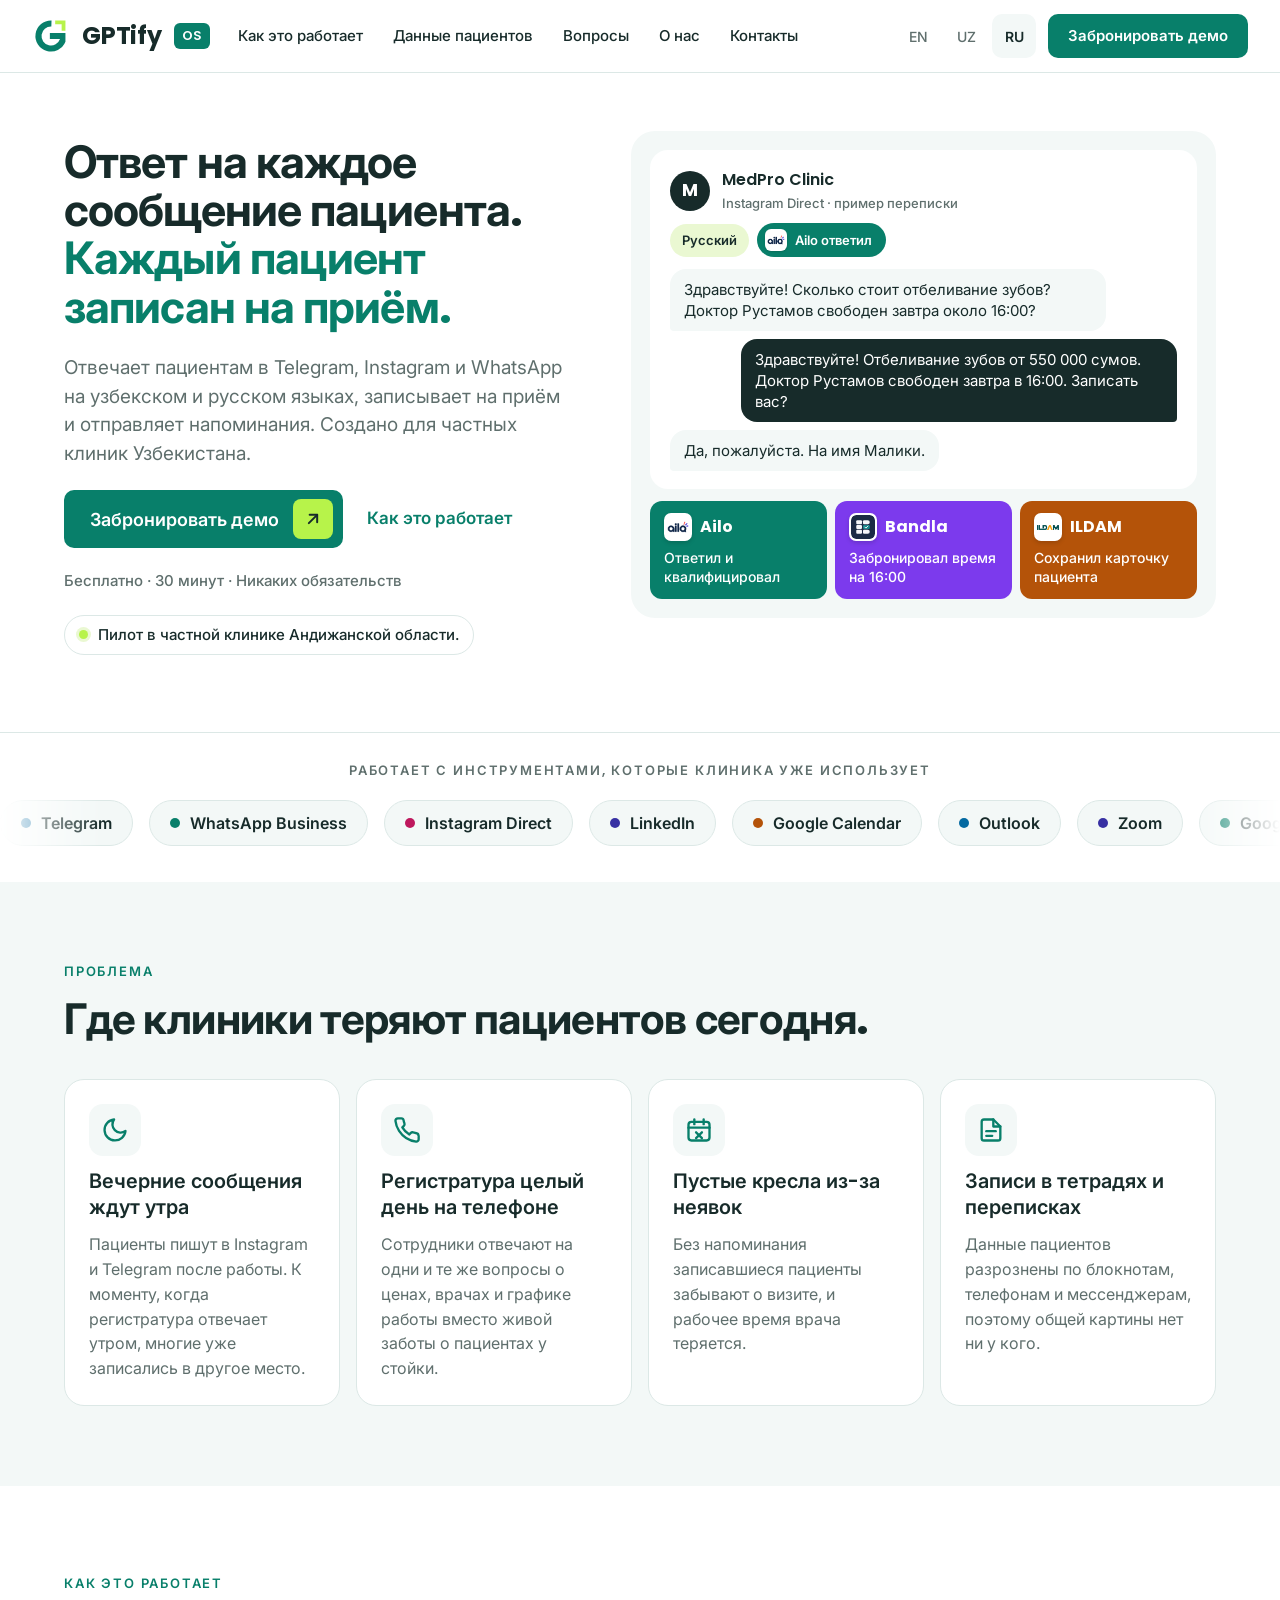
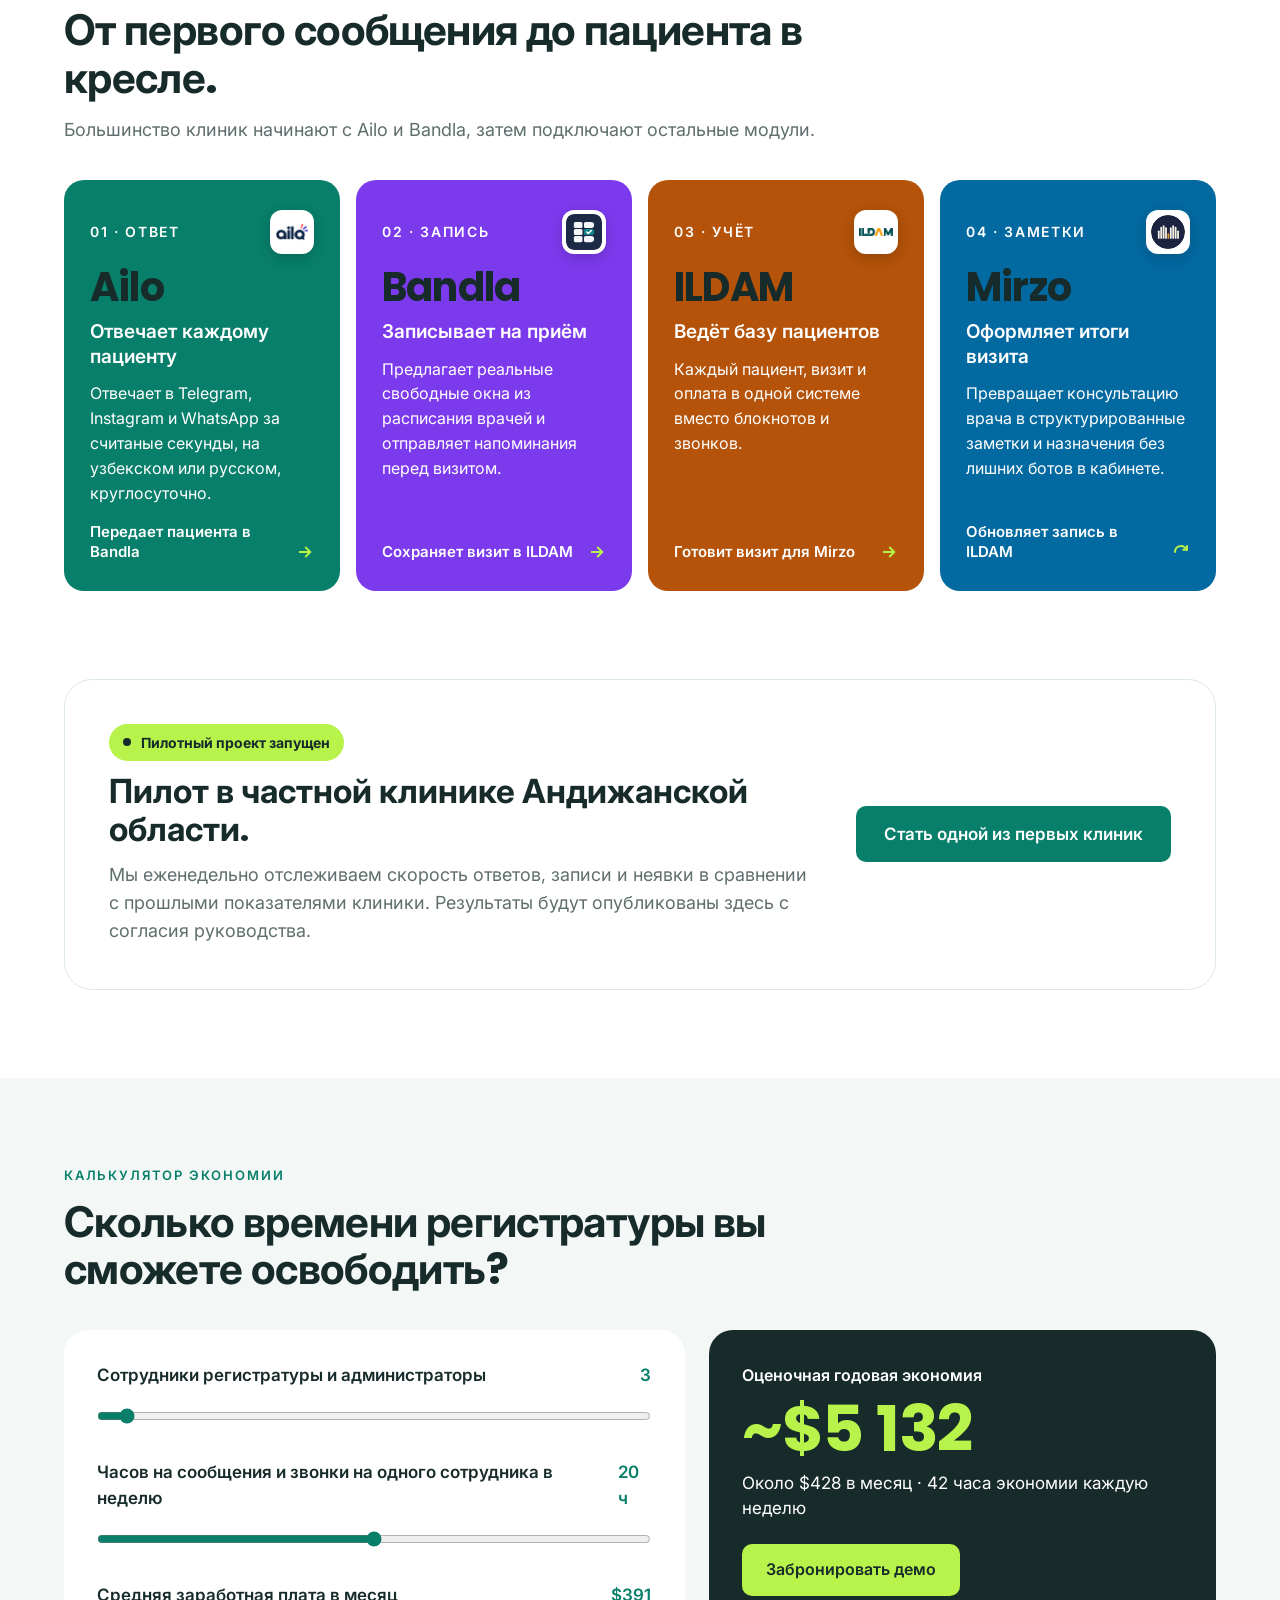
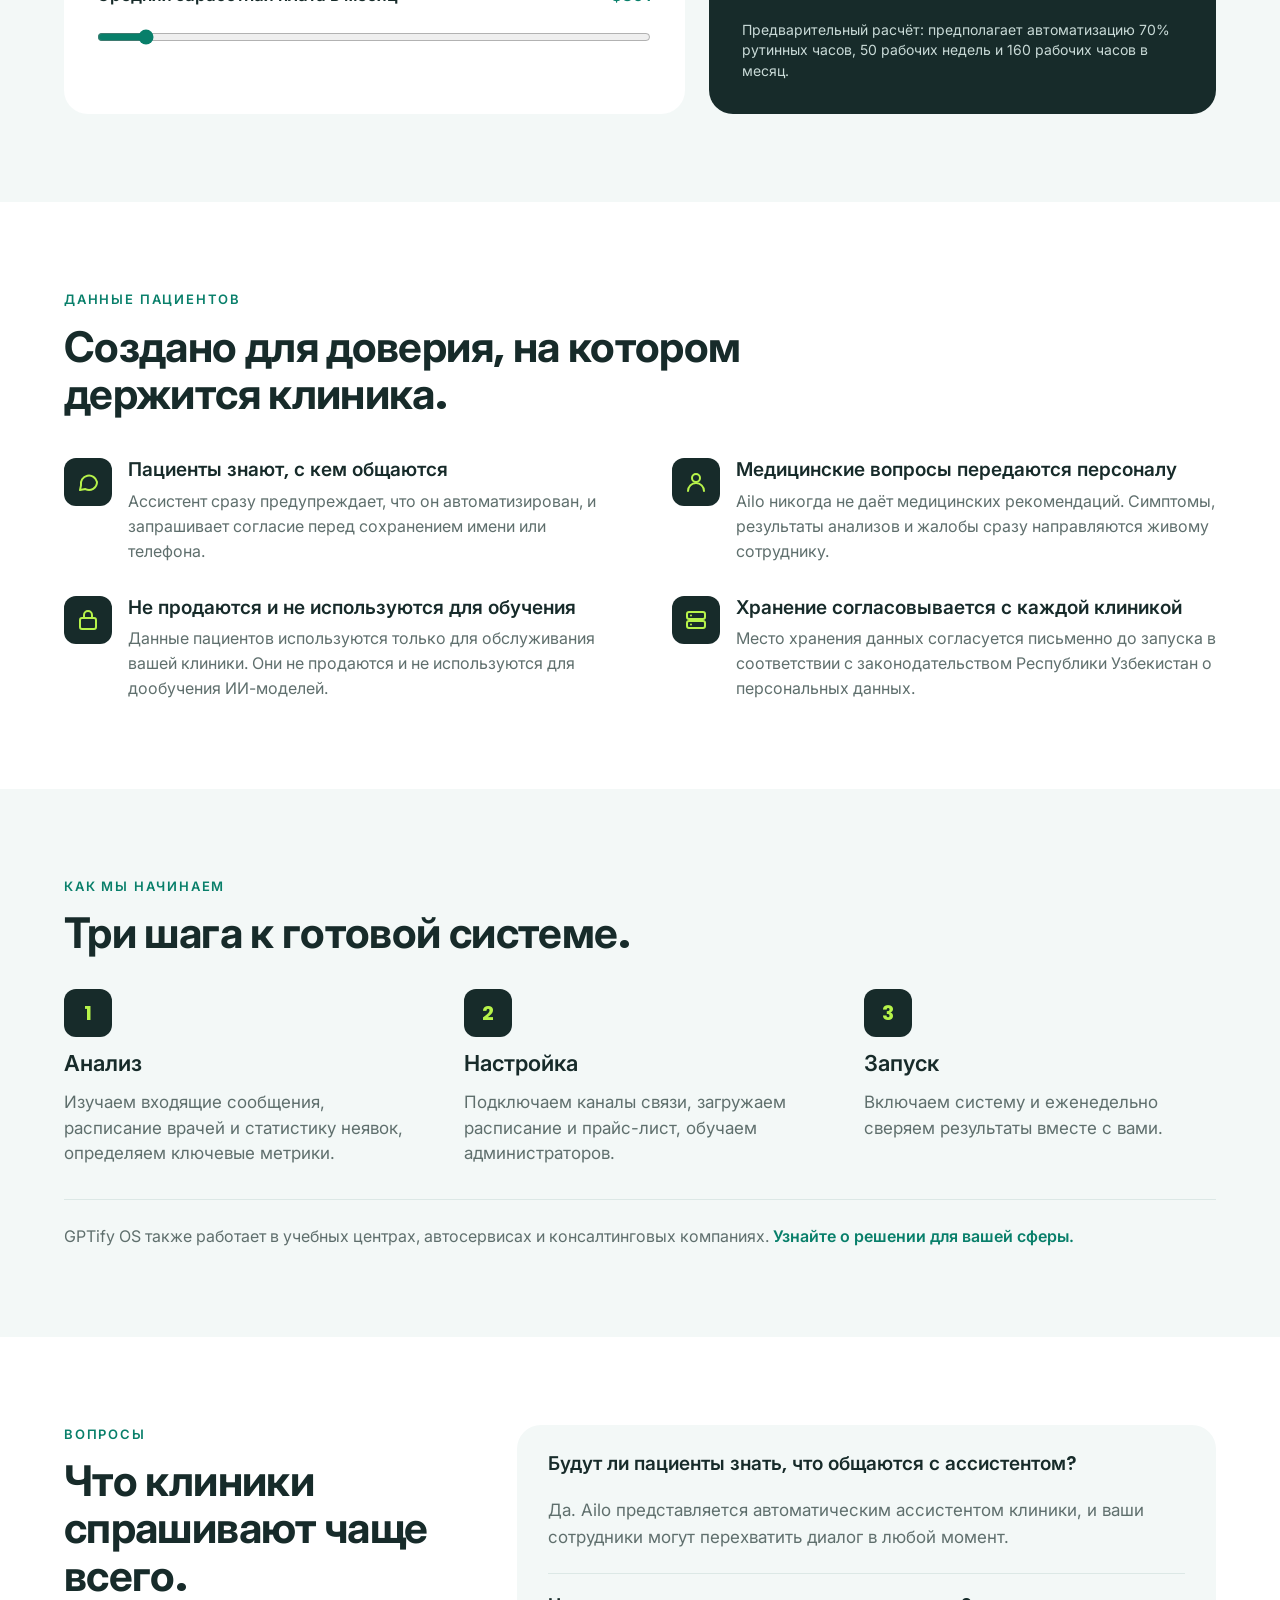
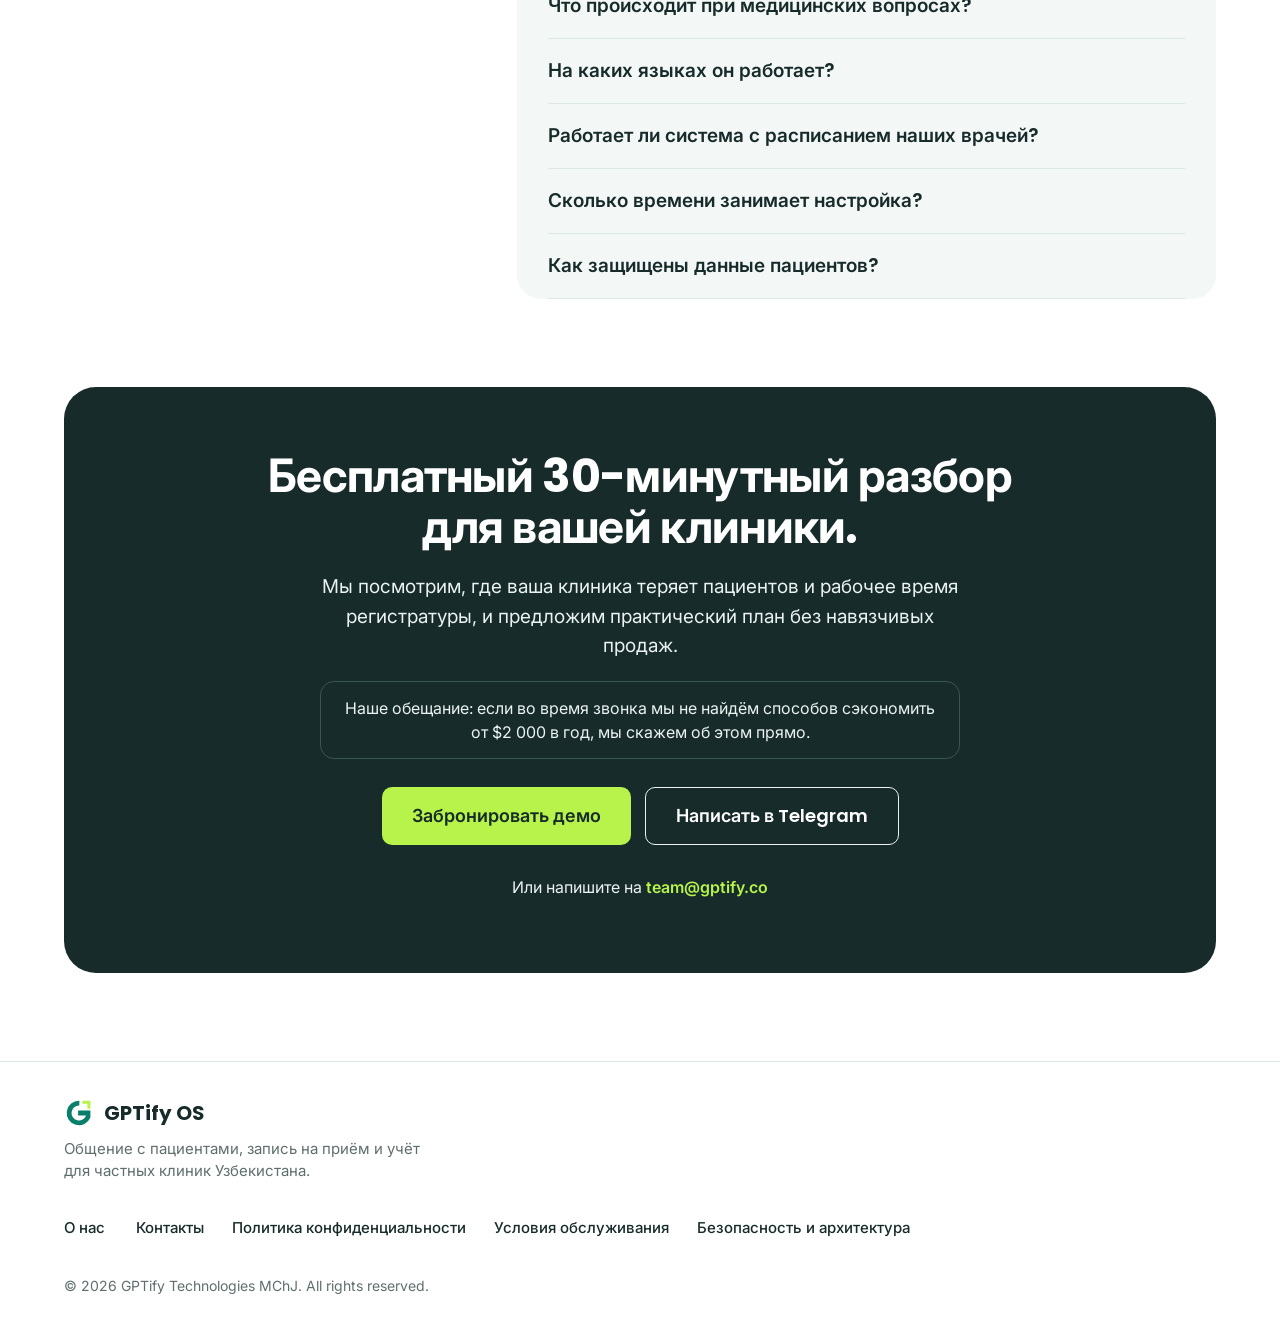
<file: ru/index.html>
<!doctype html>
<html lang="ru">
<head>
  <meta charset="utf-8">
  <meta name="viewport" content="width=device-width, initial-scale=1">
  <title>GPTify OS · ИИ для частных клиник в Узбекистане</title>
  <meta name="description" content="Отвечает пациентам в Telegram, Instagram и WhatsApp на узбекском и русском языках, записывает на приём и отправляет напоминания. Создано для частных клиник Узбекистана.">
  <link rel="canonical" href="https://gptify.si/ru/">
  <link rel="alternate" hreflang="en" href="https://gptify.si/">
  <link rel="alternate" hreflang="uz" href="https://gptify.si/uz/">
  <link rel="alternate" hreflang="ru" href="https://gptify.si/ru/">
  <link rel="alternate" hreflang="x-default" href="https://gptify.si/">
  <link rel="stylesheet" href="/style.min.css">
  <link rel="icon" href="/gptify-app-icon.svg" type="image/svg+xml">
</head>
<body>
<header style="display: flex; flex-wrap: wrap; align-items: center; justify-content: space-between; gap: 12px 20px; padding: 14px clamp(16px, 2.5vw, 40px); border-bottom: 1px solid #DCE8E6; background: #FFFFFF; position: sticky; top: 0; z-index: 100;">
  <a href="/ru/" aria-label="GPTify OS home" style="display: flex; align-items: center; gap: 12px; min-height: 44px; text-decoration: none; color: #172B2A; flex-shrink: 0">
    <svg aria-hidden="true" width="38" height="38" viewBox="0 0 100 100" fill="none"><path fill="#087F6A" d="M51.4 9 A41 41 0 1 0 88 65.4 V42 H47 V58 H73.7 A25 25 0 1 1 50.9 25 Z"></path><path fill="#B7F34A" d="M61 9 H88 V36 H78 V19 H61 Z"></path></svg>
    <span style="font-family: 'Poppins', 'Inter', system-ui, sans-serif; font-weight: 700; font-size: 24px; letter-spacing: -0.01em">GPTify</span>
    <span style="font-family: 'Poppins', 'Inter', system-ui, sans-serif; font-weight: 600; font-size: 13px; color: #FFFFFF; background: #087F6A; border-radius: 6px; padding: 3px 8px">OS</span>
  </a>
  <nav aria-label="Main" class="hdr-nav" style="display: flex; flex-wrap: wrap; align-items: center; gap: 4px 14px">
    <a href="#how" style="display: inline-flex; align-items: center; justify-content: center; min-height: 44px; min-width: 44px; padding: 0 8px; font-size: 15px; font-weight: 500; color: #172B2A; text-decoration: none">Как это работает</a>
    <a href="#privacy" style="display: inline-flex; align-items: center; justify-content: center; min-height: 44px; min-width: 44px; padding: 0 8px; font-size: 15px; font-weight: 500; color: #172B2A; text-decoration: none">Данные пациентов</a>
    <a href="#faq" style="display: inline-flex; align-items: center; justify-content: center; min-height: 44px; min-width: 44px; padding: 0 8px; font-size: 15px; font-weight: 500; color: #172B2A; text-decoration: none">Вопросы</a>
    <a href="/ru/about.html" style="display: inline-flex; align-items: center; justify-content: center; min-height: 44px; min-width: 44px; padding: 0 8px; font-size: 15px; text-decoration: none; color: #172B2A; font-weight: 500;">О нас</a>
    <a href="/ru/contact.html" style="display: inline-flex; align-items: center; justify-content: center; min-height: 44px; min-width: 44px; padding: 0 8px; font-size: 15px; text-decoration: none; color: #172B2A; font-weight: 500;">Контакты</a>
  </nav>
  <div style="display: flex; align-items: center; gap: 12px; margin-left: auto; flex-shrink: 0">
    <div class="hdr-lang" style="display: flex; align-items: center; gap: 4px" role="navigation" aria-label="Language selection">
      <a href="/" aria-current="false" style="display: inline-flex; align-items: center; justify-content: center; min-width: 44px; min-height: 44px; font-size: 14px; border-radius: 10px; text-decoration: none; color: #5F6F6D; font-weight: 500;">EN</a>
      <a href="/uz/" aria-current="false" style="display: inline-flex; align-items: center; justify-content: center; min-width: 44px; min-height: 44px; font-size: 14px; border-radius: 10px; text-decoration: none; color: #5F6F6D; font-weight: 500;">UZ</a>
      <a href="/ru/" aria-current="true" style="display: inline-flex; align-items: center; justify-content: center; min-width: 44px; min-height: 44px; font-size: 14px; border-radius: 10px; text-decoration: none; background: #F3F8F7; font-weight: 600; color: #172B2A;">RU</a>
    </div>
    <a class="hdr-cta" href="#demo" onclick="openLeadModal(); return false;" style="display: inline-flex; align-items: center; justify-content: center; min-height: 44px; padding: 0 20px; background: #087F6A; color: #FFFFFF; font-family: 'Poppins', 'Inter', system-ui, sans-serif; font-weight: 600; font-size: 15px; border-radius: 10px; text-decoration: none">Забронировать демо</a>
    <button type="button" class="hdr-menu" onclick="openMobileMenu()" aria-label="Открыть меню" style="align-items: center; justify-content: center; width: 48px; height: 48px; border: 1px solid #DCE8E6; border-radius: 10px; background: transparent; color: #172B2A; cursor: pointer">
      <svg aria-hidden="true" width="22" height="22" viewBox="0 0 24 24" fill="none" stroke="#172B2A" stroke-width="2.2" stroke-linecap="round"><path d="M4 7h16M4 12h16M4 17h16"></path></svg>
    </button>
  </div>
</header>

<!-- Mobile Menu Overlay -->
<div id="mobile-menu" style="display: none; position: fixed; inset: 0; z-index: 1000; background: rgba(23, 43, 42, 0.6); backdrop-filter: blur(4px);" onclick="if(event.target === this) closeMobileMenu()">
  <div style="position: absolute; top: 0; right: 0; bottom: 0; width: min(320px, 85vw); background: #FFFFFF; padding: 24px; display: flex; flex-direction: column; gap: 20px; box-shadow: -4px 0 24px rgba(0,0,0,0.15); overflow-y: auto;">
    <div style="display: flex; align-items: center; justify-content: space-between; border-bottom: 1px solid #DCE8E6; padding-bottom: 16px;">
      <span style="font-family: 'Poppins', 'Inter', sans-serif; font-weight: 700; font-size: 20px; color: #172B2A;">GPTify <span style="font-size: 12px; background: #087F6A; color: #fff; padding: 2px 6px; border-radius: 4px;">OS</span></span>
      <button type="button" onclick="closeMobileMenu()" aria-label="Закрыть меню" style="display: inline-flex; align-items: center; justify-content: center; width: 44px; height: 44px; border: 1px solid #DCE8E6; border-radius: 10px; background: transparent; cursor: pointer;">
        <svg width="20" height="20" viewBox="0 0 24 24" fill="none" stroke="#172B2A" stroke-width="2.2" stroke-linecap="round"><path d="M18 6 6 18M6 6l12 12"></path></svg>
      </button>
    </div>
    <nav style="display: flex; flex-direction: column; gap: 6px;">
      <a href="#how" onclick="closeMobileMenu()" style="display: flex; align-items: center; min-height: 48px; padding: 0 12px; font-size: 16px; font-weight: 500; color: #172B2A; text-decoration: none; border-radius: 8px;">Как это работает</a>
      <a href="#privacy" onclick="closeMobileMenu()" style="display: flex; align-items: center; min-height: 48px; padding: 0 12px; font-size: 16px; font-weight: 500; color: #172B2A; text-decoration: none; border-radius: 8px;">Данные пациентов</a>
      <a href="#faq" onclick="closeMobileMenu()" style="display: flex; align-items: center; min-height: 48px; padding: 0 12px; font-size: 16px; font-weight: 500; color: #172B2A; text-decoration: none; border-radius: 8px;">Вопросы</a>
      <a href="/ru/about.html" onclick="closeMobileMenu()" style="display: flex; align-items: center; min-height: 48px; padding: 0 12px; font-size: 16px; font-weight: 500; color: #172B2A; text-decoration: none; border-radius: 8px;">О нас</a>
      <a href="/ru/contact.html" onclick="closeMobileMenu()" style="display: flex; align-items: center; min-height: 48px; padding: 0 12px; font-size: 16px; font-weight: 500; color: #172B2A; text-decoration: none; border-radius: 8px;">Контакты</a>
    </nav>
    <div style="border-top: 1px solid #DCE8E6; padding-top: 16px; display: flex; flex-direction: column; gap: 14px;">
      <div style="font-size: 13px; font-weight: 600; color: #5F6F6D; text-transform: uppercase; letter-spacing: 0.05em;">Язык</div>
      <div style="display: flex; align-items: center; gap: 8px;">
        <a href="/" style="display: inline-flex; align-items: center; justify-content: center; min-width: 44px; min-height: 44px; font-size: 15px; border-radius: 8px; text-decoration: none; color: #5F6F6D; font-weight: 500;">EN</a>
        <a href="/uz/" style="display: inline-flex; align-items: center; justify-content: center; min-width: 44px; min-height: 44px; font-size: 15px; border-radius: 8px; text-decoration: none; color: #5F6F6D; font-weight: 500;">UZ</a>
        <a href="/ru/" style="display: inline-flex; align-items: center; justify-content: center; min-width: 44px; min-height: 44px; font-size: 15px; border-radius: 8px; text-decoration: none; background: #F3F8F7; font-weight: 600; color: #172B2A;">RU</a>
      </div>
      <a href="#demo" onclick="closeMobileMenu(); openLeadModal(); return false;" style="display: inline-flex; align-items: center; justify-content: center; min-height: 48px; padding: 0 20px; background: #087F6A; color: #FFFFFF; font-family: 'Poppins', 'Inter', sans-serif; font-weight: 600; font-size: 16px; border-radius: 10px; text-decoration: none; margin-top: 8px;">Забронировать демо</a>
    </div>
  </div>
</div>


<main>
  <!-- Section 2: Hero (#top) -->
  <section id="top" style="padding: clamp(32px, 4.5vw, 64px) clamp(20px, 5vw, 80px) clamp(48px, 6vw, 88px); display: flex; flex-wrap: wrap; gap: 40px 56px; align-items: flex-start; background: #FFFFFF">
    <div style="flex: 1 1 420px; min-width: 0; display: flex; flex-direction: column; gap: 22px; padding-top: 8px">
      <h1 style="margin: 0; font-family: 'Poppins', 'Inter', system-ui, sans-serif; font-weight: 700; font-size: clamp(34px, 3.5vw, 52px); line-height: 1.08; letter-spacing: -0.02em; color: #172B2A">
        Ответ на каждое сообщение пациента. <span style="color: #087F6A">Каждый пациент записан на приём.</span>
      </h1>
      <p style="margin: 0; max-width: 520px; font-size: 19px; line-height: 1.5; color: #5F6F6D">
        Отвечает пациентам в Telegram, Instagram и WhatsApp на узбекском и русском языках, записывает на приём и отправляет напоминания. Создано для частных клиник Узбекистана.
      </p>
      <div style="display: flex; flex-wrap: wrap; align-items: center; gap: 14px 24px">
        <a href="#demo" onclick="openLeadModal(); return false;" style="display: inline-flex; align-items: center; gap: 14px; min-height: 58px; padding: 0 10px 0 26px; background: #087F6A; color: #FFFFFF; font-family: 'Poppins', 'Inter', system-ui, sans-serif; font-weight: 600; font-size: 18px; border-radius: 10px; text-decoration: none">
          Забронировать демо
          <span style="display: inline-flex; align-items: center; justify-content: center; width: 40px; height: 40px; border-radius: 8px; background: #B7F34A">
            <svg aria-hidden="true" width="20" height="20" viewBox="0 0 24 24" fill="none" stroke="#172B2A" stroke-width="2.4" stroke-linecap="round" stroke-linejoin="round"><path d="M7 17 17 7"></path><path d="M8 7h9v9"></path></svg>
          </span>
        </a>
        <a href="#how" style="display: inline-flex; align-items: center; min-height: 44px; font-size: 17px; font-weight: 600; color: #087F6A">Как это работает</a>
      </div>
      <div style="font-size: 15px; font-weight: 500; color: #5F6F6D">Бесплатно · 30 минут · Никаких обязательств</div>
      <div style="display: inline-flex; align-items: center; gap: 10px; align-self: flex-start; padding: 8px 14px; border: 1px solid #DCE8E6; border-radius: 999px; font-size: 15px; font-weight: 500; color: #172B2A">
        <span aria-hidden="true" style="width: 9px; height: 9px; border-radius: 50%; background: #B7F34A; box-shadow: 0 0 0 3px #EAF8D2"></span>
        Пилот в частной клинике Андижанской области.
      </div>
    </div>

    <!-- Chat Card Mockup -->
    <div style="flex: 1.15 1 480px; min-width: 0; background: #F3F8F7; border-radius: 24px; padding: clamp(14px, 1.5vw, 20px); display: flex; flex-direction: column; gap: 12px">
      <div style="background: #FFFFFF; border-radius: 18px; padding: 18px 20px; display: flex; flex-direction: column; gap: 12px">
        <div style="display: flex; flex-wrap: wrap; align-items: center; justify-content: space-between; gap: 10px">
          <div style="display: flex; align-items: center; gap: 12px">
            <div aria-hidden="true" style="display: flex; align-items: center; justify-content: center; width: 40px; height: 40px; border-radius: 50%; background: #172B2A; color: #FFFFFF; font-family: 'Poppins', 'Inter', system-ui, sans-serif; font-weight: 700; font-size: 17px">M</div>
            <div style="display: flex; flex-direction: column; gap: 2px">
              <div style="font-family: 'Poppins', 'Inter', system-ui, sans-serif; font-weight: 600; font-size: 16px; color: #172B2A">MedPro Clinic</div>
              <div style="font-size: 13px; font-weight: 500; color: #5F6F6D">Instagram Direct · пример переписки</div>
            </div>
          </div>
          <div style="display: flex; flex-wrap: wrap; align-items: center; gap: 8px">
            <div style="display: inline-flex; align-items: center; padding: 7px 12px; border-radius: 999px; background: #EAF8D2; color: #172B2A; font-size: 13px; font-weight: 600">Русский</div>
            <div style="display: inline-flex; align-items: center; gap: 8px; padding: 6px 14px 6px 8px; border-radius: 999px; background: #087F6A; color: #FFFFFF; font-size: 13px; font-weight: 600">
              <span style="display: inline-flex; align-items: center; justify-content: center; width: 22px; height: 22px; border-radius: 6px; background: #FFFFFF; padding: 2px; overflow: hidden; box-shadow: 0 1px 2px rgba(0,0,0,0.15)">
                <img src="/assets/ailo-logo.png" alt="Ailo" style="width: 100%; height: 100%; object-fit: contain">
              </span>
              Ailo ответил
            </div>
          </div>
        </div>
        <div style="display: flex; flex-direction: column; gap: 8px">
          <div style="align-self: flex-start; max-width: 86%; background: #F3F8F7; border-radius: 16px 16px 16px 4px; padding: 10px 14px; font-size: 15px; line-height: 1.4; color: #172B2A; animation: inA 10s ease infinite">
            <div>Здравствуйте! Сколько стоит отбеливание зубов? Доктор Рустамов свободен завтра около 16:00?</div>
            
          </div>
          <div style="align-self: flex-end; max-width: 86%; background: #172B2A; border-radius: 16px 16px 4px 16px; padding: 10px 14px; font-size: 15px; line-height: 1.4; color: #FFFFFF; animation: inB 10s ease infinite">
            <div><!-- TODO: example price 550,000 UZS -->Здравствуйте! Отбеливание зубов от 550 000 сумов. Доктор Рустамов свободен завтра в 16:00. Записать вас?</div>
            
          </div>
          <div style="align-self: flex-start; max-width: 86%; background: #F3F8F7; border-radius: 16px 16px 16px 4px; padding: 10px 14px; font-size: 15px; line-height: 1.4; color: #172B2A; animation: inC 10s ease infinite">
            <div>Да, пожалуйста. На имя Малики.</div>
            
          </div>
        </div>
      </div>
      <div style="display: flex; flex-wrap: wrap; gap: 8px">
        <div style="flex: 1 1 140px; background: #087F6A; border-radius: 12px; padding: 12px 14px; color: #FFFFFF; animation: inD 10s ease infinite; display: flex; flex-direction: column; gap: 8px">
          <div style="display: flex; align-items: center; gap: 8px">
            <span style="display: inline-flex; align-items: center; justify-content: center; width: 28px; height: 28px; border-radius: 7px; background: #FFFFFF; padding: 3px; box-shadow: 0 2px 4px rgba(0,0,0,0.15); flex-shrink: 0">
              <img src="/assets/ailo-logo.png" alt="Ailo" style="width: 100%; height: 100%; object-fit: contain">
            </span>
            <span style="font-family: 'Poppins', 'Inter', system-ui, sans-serif; font-weight: 700; font-size: 16px">Ailo</span>
          </div>
          <div style="font-size: 14px; font-weight: 500; line-height: 1.35">Ответил и квалифицировал</div>
        </div>
        <div style="flex: 1 1 140px; background: #7C3AED; border-radius: 12px; padding: 12px 14px; color: #FFFFFF; animation: inE 10s ease infinite; display: flex; flex-direction: column; gap: 8px">
          <div style="display: flex; align-items: center; gap: 8px">
            <span style="display: inline-flex; align-items: center; justify-content: center; width: 28px; height: 28px; border-radius: 7px; background: #FFFFFF; padding: 2px; box-shadow: 0 2px 4px rgba(0,0,0,0.15); flex-shrink: 0">
              <img src="/assets/bandla-app-icon.svg" alt="Bandla" style="width: 100%; height: 100%; object-fit: contain; border-radius: 5px">
            </span>
            <span style="font-family: 'Poppins', 'Inter', system-ui, sans-serif; font-weight: 700; font-size: 16px">Bandla</span>
          </div>
          <div style="font-size: 14px; font-weight: 500; line-height: 1.35">Забронировал время на 16:00</div>
        </div>
        <div style="flex: 1 1 140px; background: #B45309; border-radius: 12px; padding: 12px 14px; color: #FFFFFF; animation: inF 10s ease infinite; display: flex; flex-direction: column; gap: 8px">
          <div style="display: flex; align-items: center; gap: 8px">
            <span style="display: inline-flex; align-items: center; justify-content: center; width: 28px; height: 28px; border-radius: 7px; background: #FFFFFF; padding: 3px; box-shadow: 0 2px 4px rgba(0,0,0,0.15); flex-shrink: 0">
              <img src="/assets/ildam-logo.png" alt="ILDAM" style="width: 100%; height: 100%; object-fit: contain">
            </span>
            <span style="font-family: 'Poppins', 'Inter', system-ui, sans-serif; font-weight: 700; font-size: 16px">ILDAM</span>
          </div>
          <div style="font-size: 14px; font-weight: 500; line-height: 1.35">Сохранил карточку пациента</div>
        </div>
      </div>
    </div>
  </section>

  <!-- Section 3: Integrations Marquee -->
  <section aria-label="Works with" style="padding: 28px 0 36px; border-top: 1px solid #DCE8E6; display: flex; flex-direction: column; gap: 20px; background: #FFFFFF">
    <div style="text-align: center; padding: 0 clamp(20px, 5vw, 80px); font-family: 'Poppins', 'Inter', system-ui, sans-serif; font-size: 13px; font-weight: 600; letter-spacing: 0.14em; color: #5F6F6D; text-transform: uppercase">
      Работает с инструментами, которые клиника уже использует
    </div>
    <div class="marquee-container" style="overflow: hidden; -webkit-mask-image: linear-gradient(90deg, transparent, #000 8%, #000 92%, transparent); mask-image: linear-gradient(90deg, transparent, #000 8%, #000 92%, transparent)">
      <div class="marquee-track">
        <div style="display: flex; flex-wrap: nowrap; gap: 16px; padding-right: 16px">
          <span style="flex: none; display: inline-flex; align-items: center; gap: 10px; min-height: 46px; padding: 0 20px; background: #F3F8F7; border: 1px solid #DCE8E6; border-radius: 999px; font-size: 16px; font-weight: 600; color: #172B2A; white-space: nowrap"><span aria-hidden="true" style="width: 10px; height: 10px; border-radius: 50%; background: #0369A1"></span>Telegram</span>
          <span style="flex: none; display: inline-flex; align-items: center; gap: 10px; min-height: 46px; padding: 0 20px; background: #F3F8F7; border: 1px solid #DCE8E6; border-radius: 999px; font-size: 16px; font-weight: 600; color: #172B2A; white-space: nowrap"><span aria-hidden="true" style="width: 10px; height: 10px; border-radius: 50%; background: #087F6A"></span>WhatsApp Business</span>
          <span style="flex: none; display: inline-flex; align-items: center; gap: 10px; min-height: 46px; padding: 0 20px; background: #F3F8F7; border: 1px solid #DCE8E6; border-radius: 999px; font-size: 16px; font-weight: 600; color: #172B2A; white-space: nowrap"><span aria-hidden="true" style="width: 10px; height: 10px; border-radius: 50%; background: #BE185D"></span>Instagram Direct</span>
          <span style="flex: none; display: inline-flex; align-items: center; gap: 10px; min-height: 46px; padding: 0 20px; background: #F3F8F7; border: 1px solid #DCE8E6; border-radius: 999px; font-size: 16px; font-weight: 600; color: #172B2A; white-space: nowrap"><span aria-hidden="true" style="width: 10px; height: 10px; border-radius: 50%; background: #3730A3"></span>LinkedIn</span>
          <span style="flex: none; display: inline-flex; align-items: center; gap: 10px; min-height: 46px; padding: 0 20px; background: #F3F8F7; border: 1px solid #DCE8E6; border-radius: 999px; font-size: 16px; font-weight: 600; color: #172B2A; white-space: nowrap"><span aria-hidden="true" style="width: 10px; height: 10px; border-radius: 50%; background: #B45309"></span>Google Calendar</span>
          <span style="flex: none; display: inline-flex; align-items: center; gap: 10px; min-height: 46px; padding: 0 20px; background: #F3F8F7; border: 1px solid #DCE8E6; border-radius: 999px; font-size: 16px; font-weight: 600; color: #172B2A; white-space: nowrap"><span aria-hidden="true" style="width: 10px; height: 10px; border-radius: 50%; background: #0369A1"></span>Outlook</span>
          <span style="flex: none; display: inline-flex; align-items: center; gap: 10px; min-height: 46px; padding: 0 20px; background: #F3F8F7; border: 1px solid #DCE8E6; border-radius: 999px; font-size: 16px; font-weight: 600; color: #172B2A; white-space: nowrap"><span aria-hidden="true" style="width: 10px; height: 10px; border-radius: 50%; background: #3730A3"></span>Zoom</span>
          <span style="flex: none; display: inline-flex; align-items: center; gap: 10px; min-height: 46px; padding: 0 20px; background: #F3F8F7; border: 1px solid #DCE8E6; border-radius: 999px; font-size: 16px; font-weight: 600; color: #172B2A; white-space: nowrap"><span aria-hidden="true" style="width: 10px; height: 10px; border-radius: 50%; background: #087F6A"></span>Google Meet</span>
          <span style="flex: none; display: inline-flex; align-items: center; gap: 10px; min-height: 46px; padding: 0 20px; background: #F3F8F7; border: 1px solid #DCE8E6; border-radius: 999px; font-size: 16px; font-weight: 600; color: #172B2A; white-space: nowrap"><span aria-hidden="true" style="width: 10px; height: 10px; border-radius: 50%; background: #7C3AED"></span>Microsoft Teams</span>
          <span style="flex: none; display: inline-flex; align-items: center; gap: 10px; min-height: 46px; padding: 0 20px; background: #F3F8F7; border: 1px solid #DCE8E6; border-radius: 999px; font-size: 16px; font-weight: 600; color: #172B2A; white-space: nowrap"><span aria-hidden="true" style="width: 10px; height: 10px; border-radius: 50%; background: #B45309"></span>1C</span>
          <span style="flex: none; display: inline-flex; align-items: center; gap: 10px; min-height: 46px; padding: 0 20px; background: #F3F8F7; border: 1px solid #DCE8E6; border-radius: 999px; font-size: 16px; font-weight: 600; color: #172B2A; white-space: nowrap"><span aria-hidden="true" style="width: 10px; height: 10px; border-radius: 50%; background: #0369A1"></span>Click</span>
          <span style="flex: none; display: inline-flex; align-items: center; gap: 10px; min-height: 46px; padding: 0 20px; background: #F3F8F7; border: 1px solid #DCE8E6; border-radius: 999px; font-size: 16px; font-weight: 600; color: #172B2A; white-space: nowrap"><span aria-hidden="true" style="width: 10px; height: 10px; border-radius: 50%; background: #087F6A"></span>Payme</span>
          <span style="flex: none; display: inline-flex; align-items: center; gap: 10px; min-height: 46px; padding: 0 20px; background: #F3F8F7; border: 1px solid #DCE8E6; border-radius: 999px; font-size: 16px; font-weight: 600; color: #172B2A; white-space: nowrap"><span aria-hidden="true" style="width: 10px; height: 10px; border-radius: 50%; background: #7C3AED"></span>Uzum</span>
        </div>
        <div style="display: flex; flex-wrap: nowrap; gap: 16px; padding-right: 16px">
          <span style="flex: none; display: inline-flex; align-items: center; gap: 10px; min-height: 46px; padding: 0 20px; background: #F3F8F7; border: 1px solid #DCE8E6; border-radius: 999px; font-size: 16px; font-weight: 600; color: #172B2A; white-space: nowrap"><span aria-hidden="true" style="width: 10px; height: 10px; border-radius: 50%; background: #0369A1"></span>Telegram</span>
          <span style="flex: none; display: inline-flex; align-items: center; gap: 10px; min-height: 46px; padding: 0 20px; background: #F3F8F7; border: 1px solid #DCE8E6; border-radius: 999px; font-size: 16px; font-weight: 600; color: #172B2A; white-space: nowrap"><span aria-hidden="true" style="width: 10px; height: 10px; border-radius: 50%; background: #087F6A"></span>WhatsApp Business</span>
          <span style="flex: none; display: inline-flex; align-items: center; gap: 10px; min-height: 46px; padding: 0 20px; background: #F3F8F7; border: 1px solid #DCE8E6; border-radius: 999px; font-size: 16px; font-weight: 600; color: #172B2A; white-space: nowrap"><span aria-hidden="true" style="width: 10px; height: 10px; border-radius: 50%; background: #BE185D"></span>Instagram Direct</span>
          <span style="flex: none; display: inline-flex; align-items: center; gap: 10px; min-height: 46px; padding: 0 20px; background: #F3F8F7; border: 1px solid #DCE8E6; border-radius: 999px; font-size: 16px; font-weight: 600; color: #172B2A; white-space: nowrap"><span aria-hidden="true" style="width: 10px; height: 10px; border-radius: 50%; background: #3730A3"></span>LinkedIn</span>
          <span style="flex: none; display: inline-flex; align-items: center; gap: 10px; min-height: 46px; padding: 0 20px; background: #F3F8F7; border: 1px solid #DCE8E6; border-radius: 999px; font-size: 16px; font-weight: 600; color: #172B2A; white-space: nowrap"><span aria-hidden="true" style="width: 10px; height: 10px; border-radius: 50%; background: #B45309"></span>Google Calendar</span>
          <span style="flex: none; display: inline-flex; align-items: center; gap: 10px; min-height: 46px; padding: 0 20px; background: #F3F8F7; border: 1px solid #DCE8E6; border-radius: 999px; font-size: 16px; font-weight: 600; color: #172B2A; white-space: nowrap"><span aria-hidden="true" style="width: 10px; height: 10px; border-radius: 50%; background: #0369A1"></span>Outlook</span>
          <span style="flex: none; display: inline-flex; align-items: center; gap: 10px; min-height: 46px; padding: 0 20px; background: #F3F8F7; border: 1px solid #DCE8E6; border-radius: 999px; font-size: 16px; font-weight: 600; color: #172B2A; white-space: nowrap"><span aria-hidden="true" style="width: 10px; height: 10px; border-radius: 50%; background: #3730A3"></span>Zoom</span>
          <span style="flex: none; display: inline-flex; align-items: center; gap: 10px; min-height: 46px; padding: 0 20px; background: #F3F8F7; border: 1px solid #DCE8E6; border-radius: 999px; font-size: 16px; font-weight: 600; color: #172B2A; white-space: nowrap"><span aria-hidden="true" style="width: 10px; height: 10px; border-radius: 50%; background: #087F6A"></span>Google Meet</span>
          <span style="flex: none; display: inline-flex; align-items: center; gap: 10px; min-height: 46px; padding: 0 20px; background: #F3F8F7; border: 1px solid #DCE8E6; border-radius: 999px; font-size: 16px; font-weight: 600; color: #172B2A; white-space: nowrap"><span aria-hidden="true" style="width: 10px; height: 10px; border-radius: 50%; background: #7C3AED"></span>Microsoft Teams</span>
          <span style="flex: none; display: inline-flex; align-items: center; gap: 10px; min-height: 46px; padding: 0 20px; background: #F3F8F7; border: 1px solid #DCE8E6; border-radius: 999px; font-size: 16px; font-weight: 600; color: #172B2A; white-space: nowrap"><span aria-hidden="true" style="width: 10px; height: 10px; border-radius: 50%; background: #B45309"></span>1C</span>
          <span style="flex: none; display: inline-flex; align-items: center; gap: 10px; min-height: 46px; padding: 0 20px; background: #F3F8F7; border: 1px solid #DCE8E6; border-radius: 999px; font-size: 16px; font-weight: 600; color: #172B2A; white-space: nowrap"><span aria-hidden="true" style="width: 10px; height: 10px; border-radius: 50%; background: #0369A1"></span>Click</span>
          <span style="flex: none; display: inline-flex; align-items: center; gap: 10px; min-height: 46px; padding: 0 20px; background: #F3F8F7; border: 1px solid #DCE8E6; border-radius: 999px; font-size: 16px; font-weight: 600; color: #172B2A; white-space: nowrap"><span aria-hidden="true" style="width: 10px; height: 10px; border-radius: 50%; background: #087F6A"></span>Payme</span>
          <span style="flex: none; display: inline-flex; align-items: center; gap: 10px; min-height: 46px; padding: 0 20px; background: #F3F8F7; border: 1px solid #DCE8E6; border-radius: 999px; font-size: 16px; font-weight: 600; color: #172B2A; white-space: nowrap"><span aria-hidden="true" style="width: 10px; height: 10px; border-radius: 50%; background: #7C3AED"></span>Uzum</span>
        </div>
      </div>
    </div>
  </section>

  <!-- Section 4: The Problem (#problem) -->
  <section id="problem" style="background: #F3F8F7; padding: 80px clamp(20px, 5vw, 80px); display: flex; flex-direction: column; gap: 36px">
    <div style="display: flex; flex-direction: column; gap: 14px; max-width: 820px">
      <div style="font-family: 'Poppins', 'Inter', system-ui, sans-serif; font-size: 13px; font-weight: 600; letter-spacing: 0.14em; color: #087F6A; text-transform: uppercase">Проблема</div>
      <h2 style="margin: 0; font-family: 'Poppins', 'Inter', system-ui, sans-serif; font-weight: 700; font-size: clamp(30px, 3.3vw, 46px); line-height: 1.12; letter-spacing: -0.015em; color: #172B2A">Где клиники теряют пациентов сегодня.</h2>
    </div>
    <div style="display: flex; flex-wrap: wrap; gap: 16px">
      <div style="flex: 1 1 250px; min-width: 0; background: #FFFFFF; border: 1px solid #DCE8E6; border-radius: 20px; padding: 24px; display: flex; flex-direction: column; gap: 12px">
        <div style="display: flex; align-items: center; justify-content: center; width: 52px; height: 52px; border-radius: 14px; background: #F3F8F7">
          <svg aria-hidden="true" width="28" height="28" viewBox="0 0 24 24" fill="none" stroke="#087F6A" stroke-width="2" stroke-linecap="round" stroke-linejoin="round"><path d="M21 12.8A9 9 0 1 1 11.2 3a7 7 0 0 0 9.8 9.8z"></path></svg>
        </div>
        <h3 style="margin: 0; font-family: 'Poppins', 'Inter', system-ui, sans-serif; font-weight: 600; font-size: 20px; line-height: 1.3; color: #172B2A">Вечерние сообщения ждут утра</h3>
        <p style="margin: 0; font-size: 16px; line-height: 1.55; color: #5F6F6D">Пациенты пишут в Instagram и Telegram после работы. К моменту, когда регистратура отвечает утром, многие уже записались в другое место.</p>
      </div>
      <div style="flex: 1 1 250px; min-width: 0; background: #FFFFFF; border: 1px solid #DCE8E6; border-radius: 20px; padding: 24px; display: flex; flex-direction: column; gap: 12px">
        <div style="display: flex; align-items: center; justify-content: center; width: 52px; height: 52px; border-radius: 14px; background: #F3F8F7">
          <svg aria-hidden="true" width="28" height="28" viewBox="0 0 24 24" fill="none" stroke="#087F6A" stroke-width="2" stroke-linecap="round" stroke-linejoin="round"><path d="M22 16.9v3a2 2 0 0 1-2.2 2 19.8 19.8 0 0 1-8.6-3.1 19.5 19.5 0 0 1-6-6A19.8 19.8 0 0 1 2.1 4.2 2 2 0 0 1 4.1 2h3a2 2 0 0 1 2 1.7c.1.9.4 1.8.7 2.7a2 2 0 0 1-.5 2.1L8 9.8a16 16 0 0 0 6 6l1.3-1.3a2 2 0 0 1 2.1-.4c.9.3 1.8.6 2.7.7a2 2 0 0 1 1.7 2z"></path></svg>
        </div>
        <h3 style="margin: 0; font-family: 'Poppins', 'Inter', system-ui, sans-serif; font-weight: 600; font-size: 20px; line-height: 1.3; color: #172B2A">Регистратура целый день на телефоне</h3>
        <p style="margin: 0; font-size: 16px; line-height: 1.55; color: #5F6F6D">Сотрудники отвечают на одни и те же вопросы о ценах, врачах и графике работы вместо живой заботы о пациентах у стойки.</p>
      </div>
      <div style="flex: 1 1 250px; min-width: 0; background: #FFFFFF; border: 1px solid #DCE8E6; border-radius: 20px; padding: 24px; display: flex; flex-direction: column; gap: 12px">
        <div style="display: flex; align-items: center; justify-content: center; width: 52px; height: 52px; border-radius: 14px; background: #F3F8F7">
          <svg aria-hidden="true" width="28" height="28" viewBox="0 0 24 24" fill="none" stroke="#087F6A" stroke-width="2" stroke-linecap="round" stroke-linejoin="round"><rect x="3" y="5" width="18" height="16" rx="2.5"></rect><path d="M3 10h18"></path><path d="M8 3v4"></path><path d="M16 3v4"></path><path d="m9.5 14 5 5"></path><path d="m14.5 14-5 5"></path></svg>
        </div>
        <h3 style="margin: 0; font-family: 'Poppins', 'Inter', system-ui, sans-serif; font-weight: 600; font-size: 20px; line-height: 1.3; color: #172B2A">Пустые кресла из-за неявок</h3>
        <p style="margin: 0; font-size: 16px; line-height: 1.55; color: #5F6F6D">Без напоминания записавшиеся пациенты забывают о визите, и рабочее время врача теряется.</p>
      </div>
      <div style="flex: 1 1 250px; min-width: 0; background: #FFFFFF; border: 1px solid #DCE8E6; border-radius: 20px; padding: 24px; display: flex; flex-direction: column; gap: 12px">
        <div style="display: flex; align-items: center; justify-content: center; width: 52px; height: 52px; border-radius: 14px; background: #F3F8F7">
          <svg aria-hidden="true" width="28" height="28" viewBox="0 0 24 24" fill="none" stroke="#087F6A" stroke-width="2" stroke-linecap="round" stroke-linejoin="round"><path d="M14 3H6a2 2 0 0 0-2 2v14a2 2 0 0 0 2 2h12a2 2 0 0 0 2-2V9z"></path><path d="M14 3v6h6"></path><path d="M8 13h8"></path><path d="M8 17h5"></path></svg>
        </div>
        <h3 style="margin: 0; font-family: 'Poppins', 'Inter', system-ui, sans-serif; font-weight: 600; font-size: 20px; line-height: 1.3; color: #172B2A">Записи в тетрадях и переписках</h3>
        <p style="margin: 0; font-size: 16px; line-height: 1.55; color: #5F6F6D">Данные пациентов разрознены по блокнотам, телефонам и мессенджерам, поэтому общей картины нет ни у кого.</p>
      </div>
    </div>
  </section>

  <!-- Section 5: How It Works (#how) -->
  <section id="how" style="padding: 88px clamp(20px, 5vw, 80px); display: flex; flex-direction: column; gap: 36px; background: #FFFFFF">
    <div style="display: flex; flex-direction: column; gap: 14px; max-width: 820px">
      <div style="font-family: 'Poppins', 'Inter', system-ui, sans-serif; font-size: 13px; font-weight: 600; letter-spacing: 0.14em; color: #087F6A; text-transform: uppercase">Как это работает</div>
      <h2 style="margin: 0; font-family: 'Poppins', 'Inter', system-ui, sans-serif; font-weight: 700; font-size: clamp(30px, 3.3vw, 46px); line-height: 1.12; letter-spacing: -0.015em; color: #172B2A">От первого сообщения до пациента в кресле.</h2>
      <p style="margin: 0; font-size: 18px; line-height: 1.55; color: #5F6F6D">Большинство клиник начинают с Ailo и Bandla, затем подключают остальные модули.</p>
    </div>
    <div style="display: flex; flex-wrap: wrap; gap: 16px">
      <article style="flex: 1 1 240px; min-width: 0; min-height: 340px; box-sizing: border-box; background: #087F6A; border-radius: 20px; padding: 30px 26px; display: flex; flex-direction: column; gap: 12px; color: #FFFFFF; animation: lit 8s ease-in-out infinite">
        <div style="display: flex; align-items: center; justify-content: space-between; gap: 12px">
          <div style="font-size: 14px; font-weight: 600; letter-spacing: 0.12em">01 · ОТВЕТ</div>
          <span style="display: inline-flex; align-items: center; justify-content: center; width: 44px; height: 44px; border-radius: 12px; background: #FFFFFF; padding: 5px; box-shadow: 0 4px 14px rgba(0,0,0,0.18); flex-shrink: 0">
            <img src="/assets/ailo-logo.png" alt="Ailo" style="width: 100%; height: 100%; object-fit: contain">
          </span>
        </div>
        <h3 style="margin: 0; font-family: 'Poppins', 'Inter', system-ui, sans-serif; font-weight: 700; font-size: 40px; line-height: 1.05; letter-spacing: -0.02em">Ailo</h3>
        <div style="font-family: 'Poppins', 'Inter', system-ui, sans-serif; font-weight: 600; font-size: 19px; line-height: 1.3">Отвечает каждому пациенту</div>
        <p style="margin: 0; font-size: 16px; line-height: 1.55">Отвечает в Telegram, Instagram и WhatsApp за считаные секунды, на узбекском или русском, круглосуточно.</p>
        <div style="margin-top: auto; min-height: 44px; display: flex; align-items: flex-end; justify-content: space-between; gap: 12px; font-size: 15px; font-weight: 600; line-height: 1.3">
          Передает пациента в Bandla
          <svg aria-hidden="true" style="flex: none" width="18" height="18" viewBox="0 0 24 24" fill="none" stroke="#B7F34A" stroke-width="2.6" stroke-linecap="round" stroke-linejoin="round"><path d="M5 12h14"></path><path d="m13 6 6 6-6 6"></path></svg>
        </div>
      </article>
      <article style="flex: 1 1 240px; min-width: 0; min-height: 340px; box-sizing: border-box; background: #7C3AED; border-radius: 20px; padding: 30px 26px; display: flex; flex-direction: column; gap: 12px; color: #FFFFFF; animation: lit 8s ease-in-out 2s infinite">
        <div style="display: flex; align-items: center; justify-content: space-between; gap: 12px">
          <div style="font-size: 14px; font-weight: 600; letter-spacing: 0.12em">02 · ЗАПИСЬ</div>
          <span style="display: inline-flex; align-items: center; justify-content: center; width: 44px; height: 44px; border-radius: 12px; background: #FFFFFF; padding: 4px; box-shadow: 0 4px 14px rgba(0,0,0,0.18); flex-shrink: 0">
            <img src="/assets/bandla-app-icon.svg" alt="Bandla" style="width: 100%; height: 100%; object-fit: contain; border-radius: 8px">
          </span>
        </div>
        <h3 style="margin: 0; font-family: 'Poppins', 'Inter', system-ui, sans-serif; font-weight: 700; font-size: 40px; line-height: 1.05; letter-spacing: -0.02em">Bandla</h3>
        <div style="font-family: 'Poppins', 'Inter', system-ui, sans-serif; font-weight: 600; font-size: 19px; line-height: 1.3">Записывает на приём</div>
        <p style="margin: 0; font-size: 16px; line-height: 1.55">Предлагает реальные свободные окна из расписания врачей и отправляет напоминания перед визитом.</p>
        <div style="margin-top: auto; min-height: 44px; display: flex; align-items: flex-end; justify-content: space-between; gap: 12px; font-size: 15px; font-weight: 600; line-height: 1.3">
          Сохраняет визит в ILDAM
          <svg aria-hidden="true" style="flex: none" width="18" height="18" viewBox="0 0 24 24" fill="none" stroke="#B7F34A" stroke-width="2.6" stroke-linecap="round" stroke-linejoin="round"><path d="M5 12h14"></path><path d="m13 6 6 6-6 6"></path></svg>
        </div>
      </article>
      <article style="flex: 1 1 240px; min-width: 0; min-height: 340px; box-sizing: border-box; background: #B45309; border-radius: 20px; padding: 30px 26px; display: flex; flex-direction: column; gap: 12px; color: #FFFFFF; animation: lit 8s ease-in-out 4s infinite">
        <div style="display: flex; align-items: center; justify-content: space-between; gap: 12px">
          <div style="font-size: 14px; font-weight: 600; letter-spacing: 0.12em">03 · УЧЁТ</div>
          <span style="display: inline-flex; align-items: center; justify-content: center; width: 44px; height: 44px; border-radius: 12px; background: #FFFFFF; padding: 5px; box-shadow: 0 4px 14px rgba(0,0,0,0.18); flex-shrink: 0">
            <img src="/assets/ildam-logo.png" alt="ILDAM" style="width: 100%; height: 100%; object-fit: contain">
          </span>
        </div>
        <h3 style="margin: 0; font-family: 'Poppins', 'Inter', system-ui, sans-serif; font-weight: 700; font-size: 40px; line-height: 1.05; letter-spacing: -0.02em">ILDAM</h3>
        <div style="font-family: 'Poppins', 'Inter', system-ui, sans-serif; font-weight: 600; font-size: 19px; line-height: 1.3">Ведёт базу пациентов</div>
        <p style="margin: 0; font-size: 16px; line-height: 1.55">Каждый пациент, визит и оплата в одной системе вместо блокнотов и звонков.</p>
        <div style="margin-top: auto; min-height: 44px; display: flex; align-items: flex-end; justify-content: space-between; gap: 12px; font-size: 15px; font-weight: 600; line-height: 1.3">
          Готовит визит для Mirzo
          <svg aria-hidden="true" style="flex: none" width="18" height="18" viewBox="0 0 24 24" fill="none" stroke="#B7F34A" stroke-width="2.6" stroke-linecap="round" stroke-linejoin="round"><path d="M5 12h14"></path><path d="m13 6 6 6-6 6"></path></svg>
        </div>
      </article>
      <article style="flex: 1 1 240px; min-width: 0; min-height: 340px; box-sizing: border-box; background: #0369A1; border-radius: 20px; padding: 30px 26px; display: flex; flex-direction: column; gap: 12px; color: #FFFFFF; animation: lit 8s ease-in-out 6s infinite">
        <div style="display: flex; align-items: center; justify-content: space-between; gap: 12px">
          <div style="font-size: 14px; font-weight: 600; letter-spacing: 0.12em">04 · ЗАМЕТКИ</div>
          <span style="display: inline-flex; align-items: center; justify-content: center; width: 44px; height: 44px; border-radius: 12px; background: #FFFFFF; padding: 5px; box-shadow: 0 4px 14px rgba(0,0,0,0.18); flex-shrink: 0">
            <img src="/assets/mirzo-mark.svg" alt="Mirzo" style="width: 100%; height: 100%; object-fit: contain; border-radius: 50%">
          </span>
        </div>
        <h3 style="margin: 0; font-family: 'Poppins', 'Inter', system-ui, sans-serif; font-weight: 700; font-size: 40px; line-height: 1.05; letter-spacing: -0.02em">Mirzo</h3>
        <div style="font-family: 'Poppins', 'Inter', system-ui, sans-serif; font-weight: 600; font-size: 19px; line-height: 1.3">Оформляет итоги визита</div>
        <p style="margin: 0; font-size: 16px; line-height: 1.55">Превращает консультацию врача в структурированные заметки и назначения без лишних ботов в кабинете.</p>
        <div style="margin-top: auto; min-height: 44px; display: flex; align-items: flex-end; justify-content: space-between; gap: 12px; font-size: 15px; font-weight: 600; line-height: 1.3">
          Обновляет запись в ILDAM
          <svg aria-hidden="true" style="flex: none" width="18" height="18" viewBox="0 0 24 24" fill="none" stroke="#B7F34A" stroke-width="2.6" stroke-linecap="round" stroke-linejoin="round"><path d="M4 12a8 8 0 0 1 14-5.3L20 9"></path><path d="M20 4v5h-5"></path></svg>
        </div>
      </article>
    </div>
  </section>

  <!-- Section 6: Pilot (#pilot) -->
  <section id="pilot" style="padding: 0 clamp(20px, 5vw, 80px) 88px; background: #FFFFFF">
    <div style="border: 1px solid #DCE8E6; border-radius: 28px; padding: clamp(24px, 3.4vw, 48px); display: flex; flex-wrap: wrap; align-items: center; justify-content: space-between; gap: 24px 48px; background: #FFFFFF">
      <div style="flex: 1 1 520px; min-width: 0; display: flex; flex-direction: column; gap: 12px">
        <div style="align-self: flex-start; display: inline-flex; align-items: center; gap: 10px; padding: 8px 14px; border-radius: 999px; background: #B7F34A; color: #172B2A; font-size: 14px; font-weight: 700">
          <span aria-hidden="true" style="width: 8px; height: 8px; border-radius: 50%; background: #172B2A; animation: pulse 2s ease-in-out infinite"></span>
          Пилотный проект запущен
        </div>
        <h2 style="margin: 0; font-family: 'Poppins', 'Inter', system-ui, sans-serif; font-weight: 700; font-size: clamp(26px, 2.6vw, 36px); line-height: 1.15; color: #172B2A">
          Пилот в частной клинике Андижанской области.
        </h2>
        <p style="margin: 0; font-size: 18px; line-height: 1.55; color: #5F6F6D">
          Мы еженедельно отслеживаем скорость ответов, записи и неявки в сравнении с прошлыми показателями клиники. Результаты будут опубликованы здесь с согласия руководства.
        </p>
      </div>
      <a href="#demo" onclick="openLeadModal(); return false;" style="display: inline-flex; align-items: center; min-height: 56px; padding: 0 28px; background: #087F6A; color: #FFFFFF; font-family: 'Poppins', 'Inter', system-ui, sans-serif; font-weight: 600; font-size: 17px; border-radius: 10px; text-decoration: none">
        Стать одной из первых клиник
      </a>
    </div>
  </section>

  <!-- Section 7: Savings Calculator (#savings) -->
  <section id="savings" style="background: #F3F8F7; padding: 88px clamp(20px, 5vw, 80px); display: flex; flex-direction: column; gap: 36px">
    <div style="display: flex; flex-direction: column; gap: 14px; max-width: 820px">
      <div style="font-family: 'Poppins', 'Inter', system-ui, sans-serif; font-size: 13px; font-weight: 600; letter-spacing: 0.14em; color: #087F6A; text-transform: uppercase">Калькулятор экономии</div>
      <h2 style="margin: 0; font-family: 'Poppins', 'Inter', system-ui, sans-serif; font-weight: 700; font-size: clamp(30px, 3.3vw, 46px); line-height: 1.12; letter-spacing: -0.015em; color: #172B2A">Сколько времени регистратуры вы сможете освободить?</h2>
    </div>
    <div style="display: flex; flex-wrap: wrap; gap: 24px">
      <div style="flex: 1.2 1 420px; min-width: 0; background: #FFFFFF; border-radius: 24px; padding: clamp(20px, 2.6vw, 36px); display: flex; flex-direction: column; gap: 22px">
        <div style="display: flex; flex-direction: column; gap: 6px">
          <div style="display: flex; justify-content: space-between; gap: 12px; font-size: 17px; font-weight: 600; color: #172B2A">
            <label for="c-team">Сотрудники регистратуры и администраторы</label>
            <span id="c-team-val" style="color: #087F6A">3</span>
          </div>
          <input id="c-team" type="range" min="1" max="50" step="1" value="3" oninput="updateSavings()" style="width: 100%; height: 44px; margin: 0; accent-color: #087F6A">
        </div>
        <div style="display: flex; flex-direction: column; gap: 6px">
          <div style="display: flex; justify-content: space-between; gap: 12px; font-size: 17px; font-weight: 600; color: #172B2A">
            <label for="c-hours">Часов на сообщения и звонки на одного сотрудника в неделю</label>
            <span id="c-hours-val" data-unit="ч" style="color: #087F6A">20 ч</span>
          </div>
          <input id="c-hours" type="range" min="5" max="35" step="1" value="20" oninput="updateSavings()" style="width: 100%; height: 44px; margin: 0; accent-color: #087F6A">
        </div>
        <div style="display: flex; flex-direction: column; gap: 6px">
          <div style="display: flex; justify-content: space-between; gap: 12px; font-size: 17px; font-weight: 600; color: #172B2A">
            <label for="c-salary">Средняя заработная плата в месяц</label>
            <span id="c-salary-val" style="color: #087F6A">$391</span>
          </div>
          <input id="c-salary" type="range" min="300" max="1500" step="1" value="391" oninput="updateSavings()" style="width: 100%; height: 44px; margin: 0; accent-color: #087F6A">
        </div>
      </div>
      <div style="flex: 1 1 340px; min-width: 0; background: #172B2A; border-radius: 24px; padding: clamp(20px, 2.6vw, 36px); display: flex; flex-direction: column; gap: 10px; color: #FFFFFF">
        <div style="font-size: 16px; font-weight: 600">Оценочная годовая экономия</div>
        <div id="calc-res-year" style="font-family: 'Poppins', 'Inter', system-ui, sans-serif; font-weight: 700; font-size: clamp(44px, 5vw, 68px); line-height: 1; letter-spacing: -0.02em; color: #B7F34A">
          ~$5 132
        </div>
        <div id="calc-res-sub" data-template="Примерно {monthly} в месяц · {hours} часа экономии каждую неделю" style="font-size: 17px; line-height: 1.45">
          Около $428 в месяц · 42 часа экономии каждую неделю
        </div>
        <a href="#demo" onclick="openLeadModal(); return false;" style="align-self: flex-start; display: inline-flex; align-items: center; min-height: 52px; margin-top: 14px; padding: 0 24px; background: #B7F34A; color: #172B2A; font-family: 'Poppins', 'Inter', system-ui, sans-serif; font-weight: 600; font-size: 16px; border-radius: 10px; text-decoration: none">
          Забронировать демо
        </a>
        <div style="margin-top: auto; padding-top: 14px; font-size: 14px; line-height: 1.45; color: #C9DAD7">
          Предварительный расчёт: предполагает автоматизацию 70% рутинных часов, 50 рабочих недель и 160 рабочих часов в месяц.
        </div>
      </div>
    </div>
  </section>

  <!-- Section 8: Patient Data & Privacy (#privacy) -->
  <section id="privacy" style="padding: 88px clamp(20px, 5vw, 80px); display: flex; flex-direction: column; gap: 40px; background: #FFFFFF">
    <div style="display: flex; flex-direction: column; gap: 14px; max-width: 820px">
      <div style="font-family: 'Poppins', 'Inter', system-ui, sans-serif; font-size: 13px; font-weight: 600; letter-spacing: 0.14em; color: #087F6A; text-transform: uppercase">Данные пациентов</div>
      <h2 style="margin: 0; font-family: 'Poppins', 'Inter', system-ui, sans-serif; font-weight: 700; font-size: clamp(30px, 3.3vw, 46px); line-height: 1.12; letter-spacing: -0.015em; color: #172B2A">Создано для доверия, на котором держится клиника.</h2>
    </div>
    <div style="display: grid; grid-template-columns: repeat(auto-fit, minmax(min(100%, 420px), 1fr)); gap: 32px 64px">
      <div style="flex: 1 1 240px; min-width: 0; display: flex; gap: 16px; align-items: flex-start">
        <div style="flex: none; display: flex; align-items: center; justify-content: center; width: 48px; height: 48px; border-radius: 12px; background: #172B2A">
          <svg aria-hidden="true" width="24" height="24" viewBox="0 0 24 24" fill="none" stroke="#B7F34A" stroke-width="2" stroke-linecap="round" stroke-linejoin="round"><path d="M21 12a8 8 0 0 1-11.6 7.1L4 20l1-4.6A8 8 0 1 1 21 12z"></path></svg>
        </div>
        <div style="display: flex; flex-direction: column; gap: 6px">
          <h3 style="margin: 0; font-family: 'Poppins', 'Inter', system-ui, sans-serif; font-weight: 600; font-size: 19px; line-height: 1.3; color: #172B2A">Пациенты знают, с кем общаются</h3>
          <p style="margin: 0; font-size: 16px; line-height: 1.55; color: #5F6F6D">Ассистент сразу предупреждает, что он автоматизирован, и запрашивает согласие перед сохранением имени или телефона.</p>
        </div>
      </div>
      <div style="flex: 1 1 240px; min-width: 0; display: flex; gap: 16px; align-items: flex-start">
        <div style="flex: none; display: flex; align-items: center; justify-content: center; width: 48px; height: 48px; border-radius: 12px; background: #172B2A">
          <svg aria-hidden="true" width="24" height="24" viewBox="0 0 24 24" fill="none" stroke="#B7F34A" stroke-width="2" stroke-linecap="round" stroke-linejoin="round"><circle cx="12" cy="8" r="4"></circle><path d="M4 21a8 8 0 0 1 16 0"></path></svg>
        </div>
        <div style="display: flex; flex-direction: column; gap: 6px">
          <h3 style="margin: 0; font-family: 'Poppins', 'Inter', system-ui, sans-serif; font-weight: 600; font-size: 19px; line-height: 1.3; color: #172B2A">Медицинские вопросы передаются персоналу</h3>
          <p style="margin: 0; font-size: 16px; line-height: 1.55; color: #5F6F6D">Ailo никогда не даёт медицинских рекомендаций. Симптомы, результаты анализов и жалобы сразу направляются живому сотруднику.</p>
        </div>
      </div>
      <div style="flex: 1 1 240px; min-width: 0; display: flex; gap: 16px; align-items: flex-start">
        <div style="flex: none; display: flex; align-items: center; justify-content: center; width: 48px; height: 48px; border-radius: 12px; background: #172B2A">
          <svg aria-hidden="true" width="24" height="24" viewBox="0 0 24 24" fill="none" stroke="#B7F34A" stroke-width="2" stroke-linecap="round" stroke-linejoin="round"><rect x="4" y="10" width="16" height="11" rx="2"></rect><path d="M8 10V7a4 4 0 0 1 8 0v3"></path></svg>
        </div>
        <div style="display: flex; flex-direction: column; gap: 6px">
          <h3 style="margin: 0; font-family: 'Poppins', 'Inter', system-ui, sans-serif; font-weight: 600; font-size: 19px; line-height: 1.3; color: #172B2A">Не продаются и не используются для обучения</h3>
          <p style="margin: 0; font-size: 16px; line-height: 1.55; color: #5F6F6D">Данные пациентов используются только для обслуживания вашей клиники. Они не продаются и не используются для дообучения ИИ-моделей.</p>
        </div>
      </div>
      <div style="flex: 1 1 240px; min-width: 0; display: flex; gap: 16px; align-items: flex-start">
        <div style="flex: none; display: flex; align-items: center; justify-content: center; width: 48px; height: 48px; border-radius: 12px; background: #172B2A">
          <svg aria-hidden="true" width="24" height="24" viewBox="0 0 24 24" fill="none" stroke="#B7F34A" stroke-width="2" stroke-linecap="round" stroke-linejoin="round"><rect x="3" y="4" width="18" height="7" rx="2"></rect><rect x="3" y="13" width="18" height="7" rx="2"></rect><path d="M7 7.5h.01"></path><path d="M7 16.5h.01"></path></svg>
        </div>
        <div style="display: flex; flex-direction: column; gap: 6px">
          <h3 style="margin: 0; font-family: 'Poppins', 'Inter', system-ui, sans-serif; font-weight: 600; font-size: 19px; line-height: 1.3; color: #172B2A">Хранение согласовывается с каждой клиникой</h3>
          <p style="margin: 0; font-size: 16px; line-height: 1.55; color: #5F6F6D">Место хранения данных согласуется письменно до запуска в соответствии с законодательством Республики Узбекистан о персональных данных.</p>
        </div>
      </div>
    </div>
  </section>

  <!-- Section 9: How We Start (#process) -->
  <section id="process" style="background: #F3F8F7; padding: 88px clamp(20px, 5vw, 80px); display: flex; flex-direction: column; gap: 32px">
    <div style="display: flex; flex-direction: column; gap: 14px; max-width: 820px">
      <div style="font-family: 'Poppins', 'Inter', system-ui, sans-serif; font-size: 13px; font-weight: 600; letter-spacing: 0.14em; color: #087F6A; text-transform: uppercase">Как мы начинаем</div>
      <h2 style="margin: 0; font-family: 'Poppins', 'Inter', system-ui, sans-serif; font-weight: 700; font-size: clamp(30px, 3.3vw, 46px); line-height: 1.12; letter-spacing: -0.015em; color: #172B2A">Три шага к готовой системе.</h2>
    </div>
    <div style="display: flex; flex-wrap: wrap; gap: 32px 48px">
      <div style="flex: 1 1 280px; min-width: 0; display: flex; flex-direction: column; gap: 10px">
        <div style="display: flex; align-items: center; justify-content: center; width: 48px; height: 48px; border-radius: 12px; background: #172B2A; color: #B7F34A; font-family: 'Poppins', 'Inter', system-ui, sans-serif; font-weight: 700; font-size: 20px">1</div>
        <div style="font-family: 'Poppins', 'Inter', system-ui, sans-serif; font-weight: 600; font-size: 22px; color: #172B2A">Анализ</div>
        <div style="font-size: 17px; line-height: 1.5; color: #5F6F6D">Изучаем входящие сообщения, расписание врачей и статистику неявок, определяем ключевые метрики.</div>
      </div>
      <div style="flex: 1 1 280px; min-width: 0; display: flex; flex-direction: column; gap: 10px">
        <div style="display: flex; align-items: center; justify-content: center; width: 48px; height: 48px; border-radius: 12px; background: #172B2A; color: #B7F34A; font-family: 'Poppins', 'Inter', system-ui, sans-serif; font-weight: 700; font-size: 20px">2</div>
        <div style="font-family: 'Poppins', 'Inter', system-ui, sans-serif; font-weight: 600; font-size: 22px; color: #172B2A">Настройка</div>
        <div style="font-size: 17px; line-height: 1.5; color: #5F6F6D">Подключаем каналы связи, загружаем расписание и прайс-лист, обучаем администраторов.</div>
      </div>
      <div style="flex: 1 1 280px; min-width: 0; display: flex; flex-direction: column; gap: 10px">
        <div style="display: flex; align-items: center; justify-content: center; width: 48px; height: 48px; border-radius: 12px; background: #172B2A; color: #B7F34A; font-family: 'Poppins', 'Inter', system-ui, sans-serif; font-weight: 700; font-size: 20px">3</div>
        <div style="font-family: 'Poppins', 'Inter', system-ui, sans-serif; font-weight: 600; font-size: 22px; color: #172B2A">Запуск</div>
        <div style="font-size: 17px; line-height: 1.5; color: #5F6F6D">Включаем систему и еженедельно сверяем результаты вместе с вами.</div>
      </div>
    </div>
    <div style="border-top: 1px solid #DCE8E6; padding-top: 24px; font-size: 16px; line-height: 1.55; color: #5F6F6D">
      GPTify OS также работает в учебных центрах, автосервисах и консалтинговых компаниях. <a href="#demo" onclick="openLeadModal(); return false;" style="font-weight: 600">Узнайте о решении для вашей сферы.</a>
    </div>
  </section>

  <!-- Section 10: FAQ (#faq) -->
  <section id="faq" style="padding: 88px clamp(20px, 5vw, 80px); display: flex; flex-wrap: wrap; gap: 32px 64px; background: #FFFFFF">
    <div style="flex: 1 1 300px; min-width: 0; display: flex; flex-direction: column; gap: 14px">
      <div style="font-family: 'Poppins', 'Inter', system-ui, sans-serif; font-size: 13px; font-weight: 600; letter-spacing: 0.14em; color: #087F6A; text-transform: uppercase">Вопросы</div>
      <h2 style="margin: 0; font-family: 'Poppins', 'Inter', system-ui, sans-serif; font-weight: 700; font-size: clamp(30px, 3.3vw, 46px); line-height: 1.12; letter-spacing: -0.015em; color: #172B2A">Что клиники спрашивают чаще всего.</h2>
    </div>
    <div style="flex: 2 1 520px; min-width: 0; background: #F3F8F7; border-radius: 24px; padding: 8px clamp(18px, 2.4vw, 32px) 0">
      <details open style="border-bottom: 1px solid #DCE8E6">
        <summary style="display: flex; align-items: center; min-height: 64px; cursor: pointer; font-family: 'Poppins', 'Inter', system-ui, sans-serif; font-weight: 600; font-size: 19px; color: #172B2A">Будут ли пациенты знать, что общаются с ассистентом?</summary>
        <p style="margin: 0 0 22px; max-width: 820px; font-size: 17px; line-height: 1.6; color: #5F6F6D">Да. Ailo представляется автоматическим ассистентом клиники, и ваши сотрудники могут перехватить диалог в любой момент.</p>
      </details>
      <details style="border-bottom: 1px solid #DCE8E6">
        <summary style="display: flex; align-items: center; min-height: 64px; cursor: pointer; font-family: 'Poppins', 'Inter', system-ui, sans-serif; font-weight: 600; font-size: 19px; color: #172B2A">Что происходит при медицинских вопросах?</summary>
        <p style="margin: 0 0 22px; max-width: 820px; font-size: 17px; line-height: 1.6; color: #5F6F6D">Ailo не даёт медицинских консультаций. Вопросы о симптомах, результатах анализов, лечении и любые жалобы сразу передаются живому сотруднику.</p>
      </details>
      <details style="border-bottom: 1px solid #DCE8E6">
        <summary style="display: flex; align-items: center; min-height: 64px; cursor: pointer; font-family: 'Poppins', 'Inter', system-ui, sans-serif; font-weight: 600; font-size: 19px; color: #172B2A">На каких языках он работает?</summary>
        <p style="margin: 0 0 22px; max-width: 820px; font-size: 17px; line-height: 1.6; color: #5F6F6D">На узбекском и русском языках. Ответ даётся на том языке, на котором пишет пациент.</p>
      </details>
      <details style="border-bottom: 1px solid #DCE8E6">
        <summary style="display: flex; align-items: center; min-height: 64px; cursor: pointer; font-family: 'Poppins', 'Inter', system-ui, sans-serif; font-weight: 600; font-size: 19px; color: #172B2A">Работает ли система с расписанием наших врачей?</summary>
        <p style="margin: 0 0 22px; max-width: 820px; font-size: 17px; line-height: 1.6; color: #5F6F6D">Да. Bandla синхронизируется с Google Calendar, Outlook и графиком смен. Система проверяет свободные окна до подтверждения записи и отправляет напоминания.</p>
      </details>
      <details style="border-bottom: 1px solid #DCE8E6">
        <summary style="display: flex; align-items: center; min-height: 64px; cursor: pointer; font-family: 'Poppins', 'Inter', system-ui, sans-serif; font-weight: 600; font-size: 19px; color: #172B2A">Сколько времени занимает настройка?</summary>
        <p style="margin: 0 0 22px; max-width: 820px; font-size: 17px; line-height: 1.6; color: #5F6F6D">Базовая настройка занимает от 48 часов до 5 рабочих дней. Затем мы проводим живое обучение персонала, передаём видеоинструкции и сопровождаем работу первые 14 дней.</p>
      </details>
      <details style="border-bottom: 1px solid #DCE8E6">
        <summary style="display: flex; align-items: center; min-height: 64px; cursor: pointer; font-family: 'Poppins', 'Inter', system-ui, sans-serif; font-weight: 600; font-size: 19px; color: #172B2A">Как защищены данные пациентов?</summary>
        <p style="margin: 0 0 22px; max-width: 820px; font-size: 17px; line-height: 1.6; color: #5F6F6D">Вся работа ведётся на согласованных с вашей клиникой серверах с шифрованием баз данных и строгим контролем доступа. Данные остаются вашей собственностью и никогда не передаются на обучение ИИ-моделей.</p>
      </details>
    </div>
  </section>

  <!-- Section 11: Closing Demo CTA (#demo) -->
  <section id="demo" style="padding: 0 clamp(20px, 5vw, 80px) 88px; background: #FFFFFF">
    <div style="background: #172B2A; border-radius: 32px; padding: clamp(28px, 5vw, 72px); display: flex; flex-direction: column; align-items: center; gap: 20px; text-align: center; color: #FFFFFF">
      <h2 style="margin: 0; max-width: 820px; font-family: 'Poppins', 'Inter', system-ui, sans-serif; font-weight: 700; font-size: clamp(30px, 3.6vw, 50px); line-height: 1.1; letter-spacing: -0.015em; color: #FFFFFF">
        Бесплатный 30-минутный разбор для вашей клиники.
      </h2>
      <p style="margin: 0; max-width: 640px; font-size: 19px; line-height: 1.55; color: #EAF3F1">
        Мы посмотрим, где ваша клиника теряет пациентов и рабочее время регистратуры, и предложим практический план без навязчивых продаж.
      </p>
      <div style="max-width: 640px; border: 1px solid #3A5552; border-radius: 14px; padding: 14px 20px; font-size: 16px; line-height: 1.5; color: #EAF3F1">
        Наше обещание: если во время звонка мы не найдём способов сэкономить от $2 000 в год, мы скажем об этом прямо.
      </div>
      <div style="display: flex; flex-wrap: wrap; justify-content: center; gap: 14px; margin-top: 8px">
        <a href="#book" onclick="openLeadModal(); return false;" style="display: inline-flex; align-items: center; min-height: 58px; padding: 0 30px; background: #B7F34A; color: #172B2A; font-family: 'Poppins', 'Inter', system-ui, sans-serif; font-weight: 600; font-size: 18px; border-radius: 10px; text-decoration: none">
          Забронировать демо
        </a>
        <a href="https://t.me/GPTify_uz_bot?start=os_demo" style="display: inline-flex; align-items: center; min-height: 58px; padding: 0 30px; border: 1px solid #EAF3F1; color: #FFFFFF; font-family: 'Poppins', 'Inter', system-ui, sans-serif; font-weight: 600; font-size: 18px; border-radius: 10px; text-decoration: none">
          Написать в Telegram
        </a>
      </div>
      <div style="font-size: 16px; color: #EAF3F1">
        Или напишите на <a href="mailto:team@gptify.co" style="display: inline-flex; align-items: center; min-height: 44px; color: #B7F34A; font-weight: 600">team@gptify.co</a>
      </div>
    </div>
  </section>
</main>

<footer style="border-top: 1px solid #DCE8E6; padding: 36px clamp(20px, 5vw, 80px) 44px; display: flex; flex-wrap: wrap; align-items: flex-start; justify-content: space-between; gap: 24px 48px; background: #FFFFFF">
  <div style="display: flex; flex-direction: column; gap: 10px; max-width: 380px">
    <div style="display: flex; align-items: center; gap: 10px">
      <svg aria-hidden="true" width="30" height="30" viewBox="0 0 100 100" fill="none"><path fill="#087F6A" d="M51.4 9 A41 41 0 1 0 88 65.4 V42 H47 V58 H73.7 A25 25 0 1 1 50.9 25 Z"></path><path fill="#B7F34A" d="M61 9 H88 V36 H78 V19 H61 Z"></path></svg>
      <span style="font-family: 'Poppins', 'Inter', system-ui, sans-serif; font-weight: 700; font-size: 20px; color: #172B2A">GPTify OS</span>
    </div>
    <div style="font-size: 15px; line-height: 1.5; color: #5F6F6D">Общение с пациентами, запись на приём и учёт для частных клиник Узбекистана.</div>
  </div>
  <nav aria-label="Footer" style="display: flex; flex-wrap: wrap; gap: 4px 28px">
    <a href="/ru/about.html" style="display: inline-flex; align-items: center; min-height: 44px; min-width: 44px; font-size: 15px; font-weight: 500; color: #172B2A">О нас</a>
    <a href="/ru/contact.html" style="display: inline-flex; align-items: center; min-height: 44px; min-width: 44px; font-size: 15px; font-weight: 500; color: #172B2A">Контакты</a>
    <a href="/ru/privacy.html" style="display: inline-flex; align-items: center; min-height: 44px; min-width: 44px; font-size: 15px; font-weight: 500; color: #172B2A">Политика конфиденциальности</a>
    <a href="/ru/terms.html" style="display: inline-flex; align-items: center; min-height: 44px; min-width: 44px; font-size: 15px; font-weight: 500; color: #172B2A">Условия обслуживания</a>
    <a href="/ru/architecture.html" style="display: inline-flex; align-items: center; min-height: 44px; min-width: 44px; font-size: 15px; font-weight: 500; color: #172B2A">Безопасность и архитектура</a>
  </nav>
  <div style="flex: 1 1 100%; font-size: 14px; color: #5F6F6D">© 2026 GPTify Technologies MChJ. All rights reserved.</div>
</footer>

<!-- Lead Capture Modal -->
<div id="leadModal" role="dialog" aria-modal="true" aria-labelledby="modalTitle" style="display: none; position: fixed; inset: 0; z-index: 1000; background: rgba(23, 43, 42, 0.6); backdrop-filter: blur(4px); overflow-y: auto; padding: 20px" onclick="if(event.target === this) closeLeadModal()">
  <div style="position: relative; max-width: 520px; margin: 40px auto; background: #FFFFFF; border-radius: 20px; padding: clamp(24px, 4vw, 36px); box-shadow: 0 20px 40px rgba(0,0,0,0.2); border: 1px solid #DCE8E6">
    <button type="button" onclick="closeLeadModal()" aria-label="Закрыть" style="position: absolute; top: 18px; right: 18px; width: 44px; height: 44px; border-radius: 10px; background: #F3F8F7; border: 1px solid #DCE8E6; display: flex; align-items: center; justify-content: center; cursor: pointer; color: #172B2A">
      <svg aria-hidden="true" width="20" height="20" viewBox="0 0 24 24" fill="none" stroke="currentColor" stroke-width="2"><path d="M18 6 6 18M6 6l12 12"></path></svg>
    </button>
    
    <div id="modalBody">
      <h3 id="modalTitle" style="margin: 0 0 8px; font-family: 'Poppins', 'Inter', system-ui, sans-serif; font-size: 24px; font-weight: 700; color: #172B2A">Забронировать демо</h3>
      <p style="margin: 0 0 20px; font-size: 15px; color: #5F6F6D; line-height: 1.5">Посмотрите, как работает GPTify OS на ваших процессах за 30 минут.</p>
      
      <form id="leadForm" onsubmit="handleLeadSubmit(event)" style="display: flex; flex-direction: column; gap: 14px">
        <input type="hidden" id="modalLeadInterest" name="interest" value="Clinic Demo">
        
        <div>
          <label for="leadName" style="display: block; font-size: 14px; font-weight: 600; color: #172B2A; margin-bottom: 6px">Ваше имя</label>
          <input type="text" id="leadName" name="name" required autocomplete="name" placeholder="Дильшод Каримов" style="width: 100%; min-height: 48px; border: 1px solid #DCE8E6; border-radius: 10px; padding: 10px 14px; font-size: 16px; color: #172B2A; background: #FFFFFF; outline: none">
        </div>
        
        <div>
          <label for="leadCompany" style="display: block; font-size: 14px; font-weight: 600; color: #172B2A; margin-bottom: 6px">Название компании или клиники</label>
          <input type="text" id="leadCompany" name="company" required autocomplete="organization" placeholder="Smile Clinic (стоматология)" style="width: 100%; min-height: 48px; border: 1px solid #DCE8E6; border-radius: 10px; padding: 10px 14px; font-size: 16px; color: #172B2A; background: #FFFFFF; outline: none">
        </div>
        
        <div>
          <label for="leadContact" style="display: block; font-size: 14px; font-weight: 600; color: #172B2A; margin-bottom: 6px">Телефон или Telegram</label>
          <input type="text" id="leadContact" name="contact" required autocomplete="tel" placeholder="+998 90 123 45 67 или @username" style="width: 100%; min-height: 48px; border: 1px solid #DCE8E6; border-radius: 10px; padding: 10px 14px; font-size: 16px; color: #172B2A; background: #FFFFFF; outline: none">
        </div>
        
        <div>
          <label for="leadTeamSize" style="display: block; font-size: 14px; font-weight: 600; color: #172B2A; margin-bottom: 6px">Размер команды</label>
          <select id="leadTeamSize" name="teamSize" style="width: 100%; min-height: 48px; border: 1px solid #DCE8E6; border-radius: 10px; padding: 10px 14px; font-size: 16px; color: #172B2A; background: #FFFFFF; outline: none">
            <option value="1-5">1-5 человек</option>
            <option value="6-20" selected>6-15 человек</option>
            <option value="21-50">16-50 человек</option>
            <option value="50+">50+ человек</option>
          </select>
        </div>
        
        <div>
          <label style="display: block; font-size: 14px; font-weight: 600; color: #172B2A; margin-bottom: 6px">Каналы связи</label>
          <div style="display: grid; grid-template-columns: repeat(2, 1fr); gap: 8px">
            <label style="display: flex; align-items: center; gap: 8px; font-size: 14px; font-weight: 500; color: #172B2A; background: #F3F8F7; padding: 10px 12px; border-radius: 8px; border: 1px solid #DCE8E6; cursor: pointer; min-height: 44px">
              <input type="checkbox" name="channels" value="Telegram" checked style="accent-color: #087F6A; width: 18px; height: 18px"> Telegram
            </label>
            <label style="display: flex; align-items: center; gap: 8px; font-size: 14px; font-weight: 500; color: #172B2A; background: #F3F8F7; padding: 10px 12px; border-radius: 8px; border: 1px solid #DCE8E6; cursor: pointer; min-height: 44px">
              <input type="checkbox" name="channels" value="WhatsApp" checked style="accent-color: #087F6A; width: 18px; height: 18px"> WhatsApp Business
            </label>
            <label style="display: flex; align-items: center; gap: 8px; font-size: 14px; font-weight: 500; color: #172B2A; background: #F3F8F7; padding: 10px 12px; border-radius: 8px; border: 1px solid #DCE8E6; cursor: pointer; min-height: 44px">
              <input type="checkbox" name="channels" value="Instagram" checked style="accent-color: #087F6A; width: 18px; height: 18px"> Instagram Direct
            </label>
            <label style="display: flex; align-items: center; gap: 8px; font-size: 14px; font-weight: 500; color: #172B2A; background: #F3F8F7; padding: 10px 12px; border-radius: 8px; border: 1px solid #DCE8E6; cursor: pointer; min-height: 44px">
              <input type="checkbox" name="channels" value="Calls" style="accent-color: #087F6A; width: 18px; height: 18px"> Телефонные звонки
            </label>
          </div>
        </div>
        
        <p style="margin: 4px 0 0; font-size: 13px; color: #5F6F6D; line-height: 1.4">Без спама. Контакты используются только для согласования времени демо.</p>
        
        <button type="submit" id="modalSubmitBtn" style="width: 100%; min-height: 52px; background: #087F6A; color: #FFFFFF; font-family: 'Poppins', 'Inter', system-ui, sans-serif; font-size: 16px; font-weight: 600; border-radius: 10px; margin-top: 8px; cursor: pointer">
          Отправить заявку
        </button>
      </form>
    </div>
    
    <div id="modalSuccess" style="display: none; text-align: center; padding: 20px 10px">
      <div style="width: 64px; height: 64px; border-radius: 50%; background: #EAF8D2; color: #087F6A; display: inline-flex; align-items: center; justify-content: center; margin-bottom: 16px">
        <svg aria-hidden="true" width="32" height="32" viewBox="0 0 24 24" fill="none" stroke="currentColor" stroke-width="2.5" stroke-linecap="round" stroke-linejoin="round"><path d="M20 6 9 17l-5-5"></path></svg>
      </div>
      <h3 style="margin: 0 0 8px; font-family: 'Poppins', 'Inter', system-ui, sans-serif; font-size: 22px; font-weight: 700; color: #172B2A">Заявка принята!</h3>
      <p style="margin: 0; font-size: 15px; color: #5F6F6D; line-height: 1.5">Мы свяжемся с вами в ближайшее время, чтобы назначить время демо.</p>
      <button type="button" onclick="closeLeadModal()" style="margin-top: 24px; min-height: 44px; padding: 0 24px; background: #087F6A; color: #FFFFFF; border-radius: 8px; font-weight: 600">OK</button>
    </div>
  </div>
</div>

<script>
function openLeadModal(interest) {
  var modal = document.getElementById('leadModal');
  if (modal) {
    if (interest) {
      var field = document.getElementById('modalLeadInterest');
      if (field) field.value = interest;
    }
    modal.style.display = 'block';
    document.body.style.overflow = 'hidden';
  }
}

function closeLeadModal() {
  var modal = document.getElementById('leadModal');
  if (modal) {
    modal.style.display = 'none';
    document.body.style.overflow = '';
  }
}

function openMobileMenu() {
  var m = document.getElementById('mobile-menu');
  if (m) {
    m.style.display = 'block';
    document.body.style.overflow = 'hidden';
  }
}

function closeMobileMenu() {
  var m = document.getElementById('mobile-menu');
  if (m) {
    m.style.display = 'none';
    document.body.style.overflow = '';
  }
}

function handleLeadSubmit(e) {
  e.preventDefault();
  var btn = document.getElementById('modalSubmitBtn');
  var form = document.getElementById('leadForm');
  var channels = Array.from(form.querySelectorAll('input[name="channels"]:checked')).map(function(c) { return c.value; });
  
  var payload = {
    source: 'modal',
    interest: document.getElementById('modalLeadInterest').value,
    name: document.getElementById('leadName').value,
    clinic: document.getElementById('leadCompany').value,
    contact: document.getElementById('leadContact').value,
    teamSize: document.getElementById('leadTeamSize').value,
    channels: channels.join(', '),
    timestamp: new Date().toISOString()
  };
  
  if (btn) {
    btn.disabled = true;
    btn.textContent = "\u041e\u0442\u043f\u0440\u0430\u0432\u043a\u0430...";
  }
  
  fetch("https://script.google.com/macros/s/AKfycbzM3GZEDsWDc-3SUI4sySAWnJFn6ZolQaYkwo7W4VWG-79J3WVLYeQL7qs5jgAtkK_C_g/exec", {
    method: 'POST',
    mode: 'no-cors',
    headers: { 'Content-Type': 'application/json' },
    body: JSON.stringify(payload)
  }).then(function() {
    document.getElementById('modalBody').style.display = 'none';
    document.getElementById('modalSuccess').style.display = 'block';
  }).catch(function(err) {
    if (btn) {
      btn.disabled = false;
      btn.textContent = "\u041e\u0448\u0438\u0431\u043a\u0430 \u043e\u0442\u043f\u0440\u0430\u0432\u043a\u0438. \u041f\u043e\u0436\u0430\u043b\u0443\u0439\u0441\u0442\u0430, \u043d\u0430\u043f\u0438\u0448\u0438\u0442\u0435 \u043d\u0430\u043c \u0432 Telegram \u0438\u043b\u0438 \u043d\u0430 team@gptify.co";
    }
  });
}

// Clean hashtag handling & smooth scrolling
document.addEventListener('click', function(e) {
  var a = e.target.closest('a');
  if (!a) return;
  var href = a.getAttribute('href');
  if (!href) return;
  
  var hash = '';
  if (href.startsWith('#') && href.length > 1) {
    hash = href.slice(1);
  } else if (href.indexOf('#') !== -1) {
    var parts = href.split('#');
    var targetPath = parts[0];
    var curPath = window.location.pathname;
    if (targetPath === curPath || (targetPath === '/' && (curPath === '/' || curPath === '/index.html')) || (targetPath === '/uz/' && (curPath === '/uz/' || curPath === '/uz/index.html')) || (targetPath === '/ru/' && (curPath === '/ru/' || curPath === '/ru/index.html'))) {
      hash = parts[1];
    }
  }
  
  if (hash) {
    var targetEl = document.getElementById(hash);
    if (targetEl) {
      e.preventDefault();
      targetEl.scrollIntoView({ behavior: 'smooth' });
      if (window.history && window.history.replaceState) {
        window.history.replaceState(null, null, window.location.pathname + window.location.search);
      }
    }
  }
});

if (window.location.hash) {
  var initialTarget = document.getElementById(window.location.hash.slice(1));
  if (initialTarget) {
    setTimeout(function() {
      initialTarget.scrollIntoView({ behavior: 'smooth' });
      if (window.history && window.history.replaceState) {
        window.history.replaceState(null, null, window.location.pathname + window.location.search);
      }
    }, 150);
  } else {
    if (window.history && window.history.replaceState) {
      window.history.replaceState(null, null, window.location.pathname + window.location.search);
    }
  }
}
</script>



<script>
function updateSavings() {
  var teamEl = document.getElementById('c-team');
  var hoursEl = document.getElementById('c-hours');
  var salaryEl = document.getElementById('c-salary');
  if (!teamEl || !hoursEl || !salaryEl) return;
  
  var team = parseInt(teamEl.value, 10) || 3;
  var hours = parseInt(hoursEl.value, 10) || 20;
  var salary = parseInt(salaryEl.value, 10) || 391;
  
  var teamVal = document.getElementById('c-team-val');
  var hoursVal = document.getElementById('c-hours-val');
  var salaryVal = document.getElementById('c-salary-val');
  
  if (teamVal) teamVal.textContent = team;
  if (hoursVal) hoursVal.textContent = hours + ' ' + (hoursVal.getAttribute('data-unit') || 'h');
  if (salaryVal) salaryVal.textContent = '$' + salary.toLocaleString('en-US');
  
  var yearly = Math.round(team * hours * 0.70 * 50 * (salary / 160));
  var monthly = Math.round(yearly / 12);
  var weeklyHours = Math.round(team * hours * 0.70);
  
  var yearEl = document.getElementById('calc-res-year');
  var subEl = document.getElementById('calc-res-sub');
  
  if (yearEl) {
    yearEl.textContent = '~$' + yearly.toLocaleString('en-US');
  }
  if (subEl) {
    var subTemplate = subEl.getAttribute('data-template') || 'About {monthly} a month · {hours} hours back every week';
    subEl.textContent = subTemplate.replace('{monthly}', '$' + monthly.toLocaleString('en-US')).replace('{hours}', weeklyHours);
  }
}
</script>

</body>
</html>
</file>
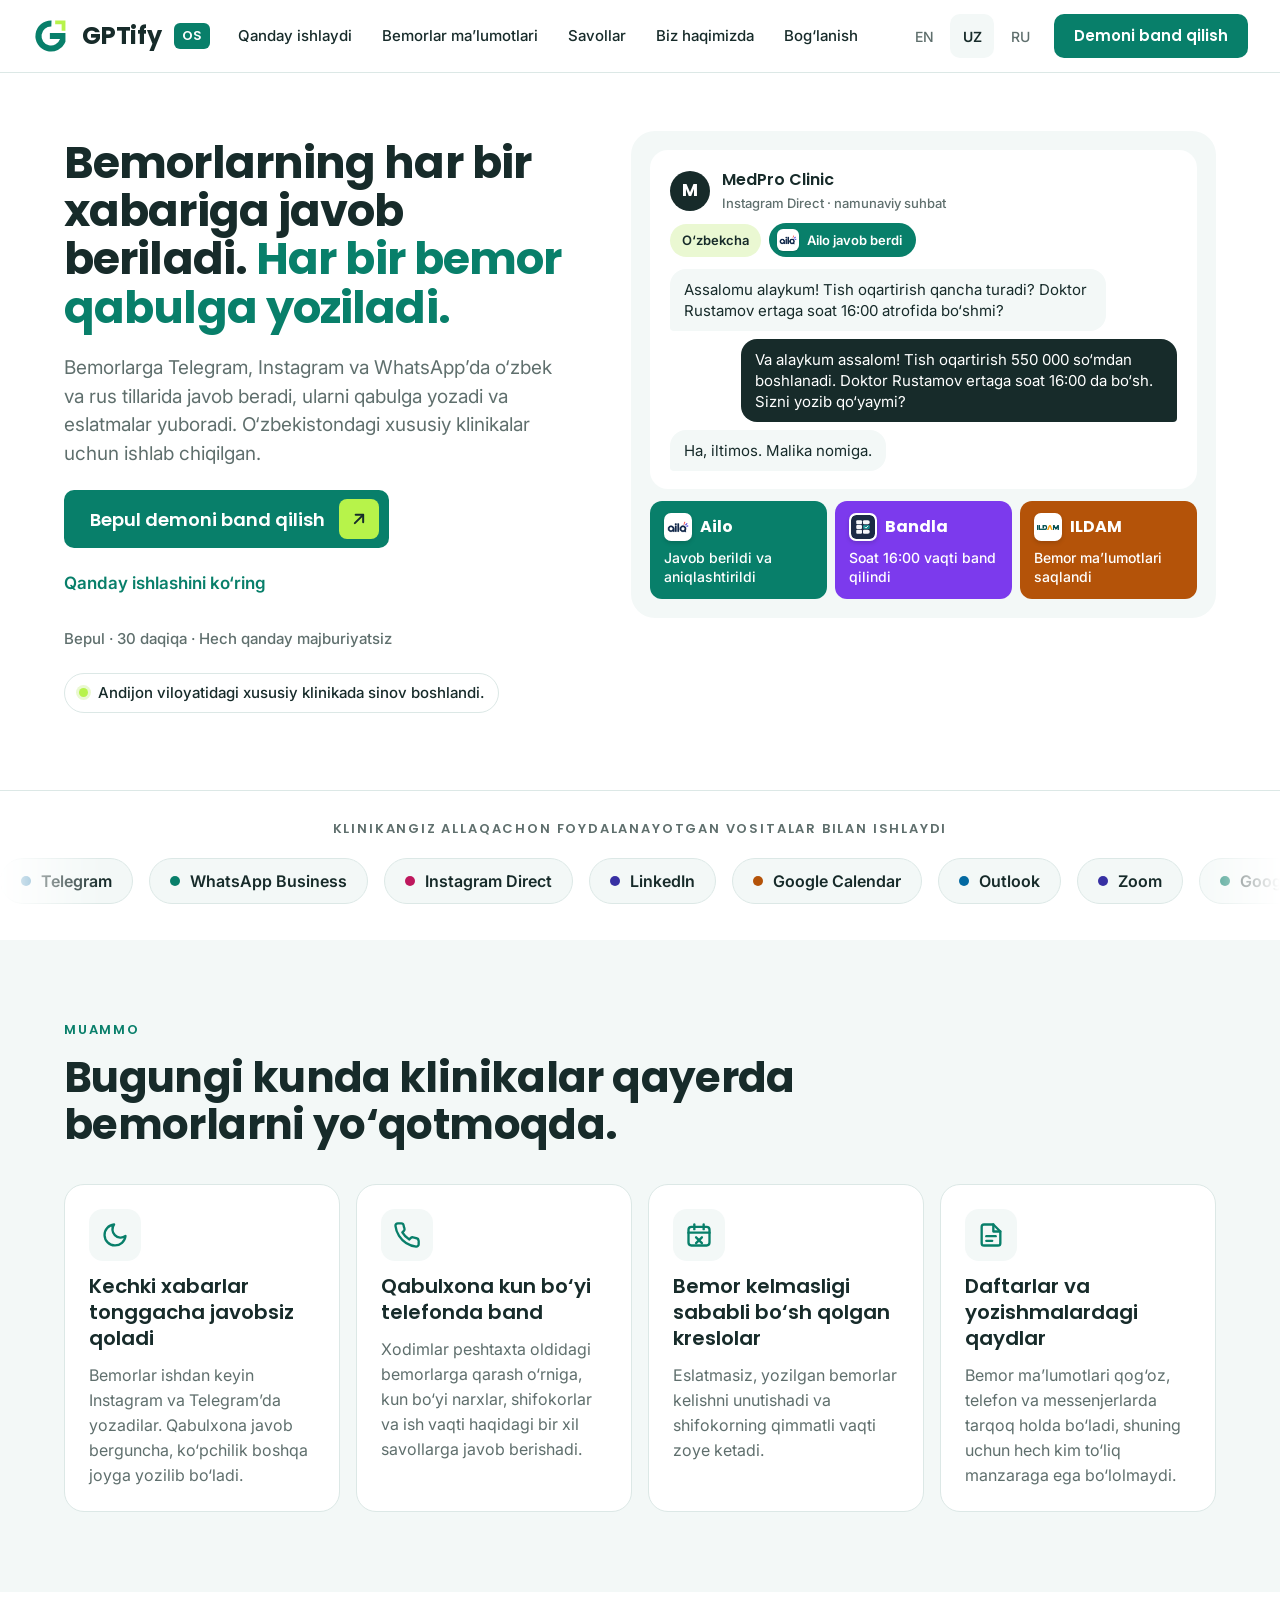
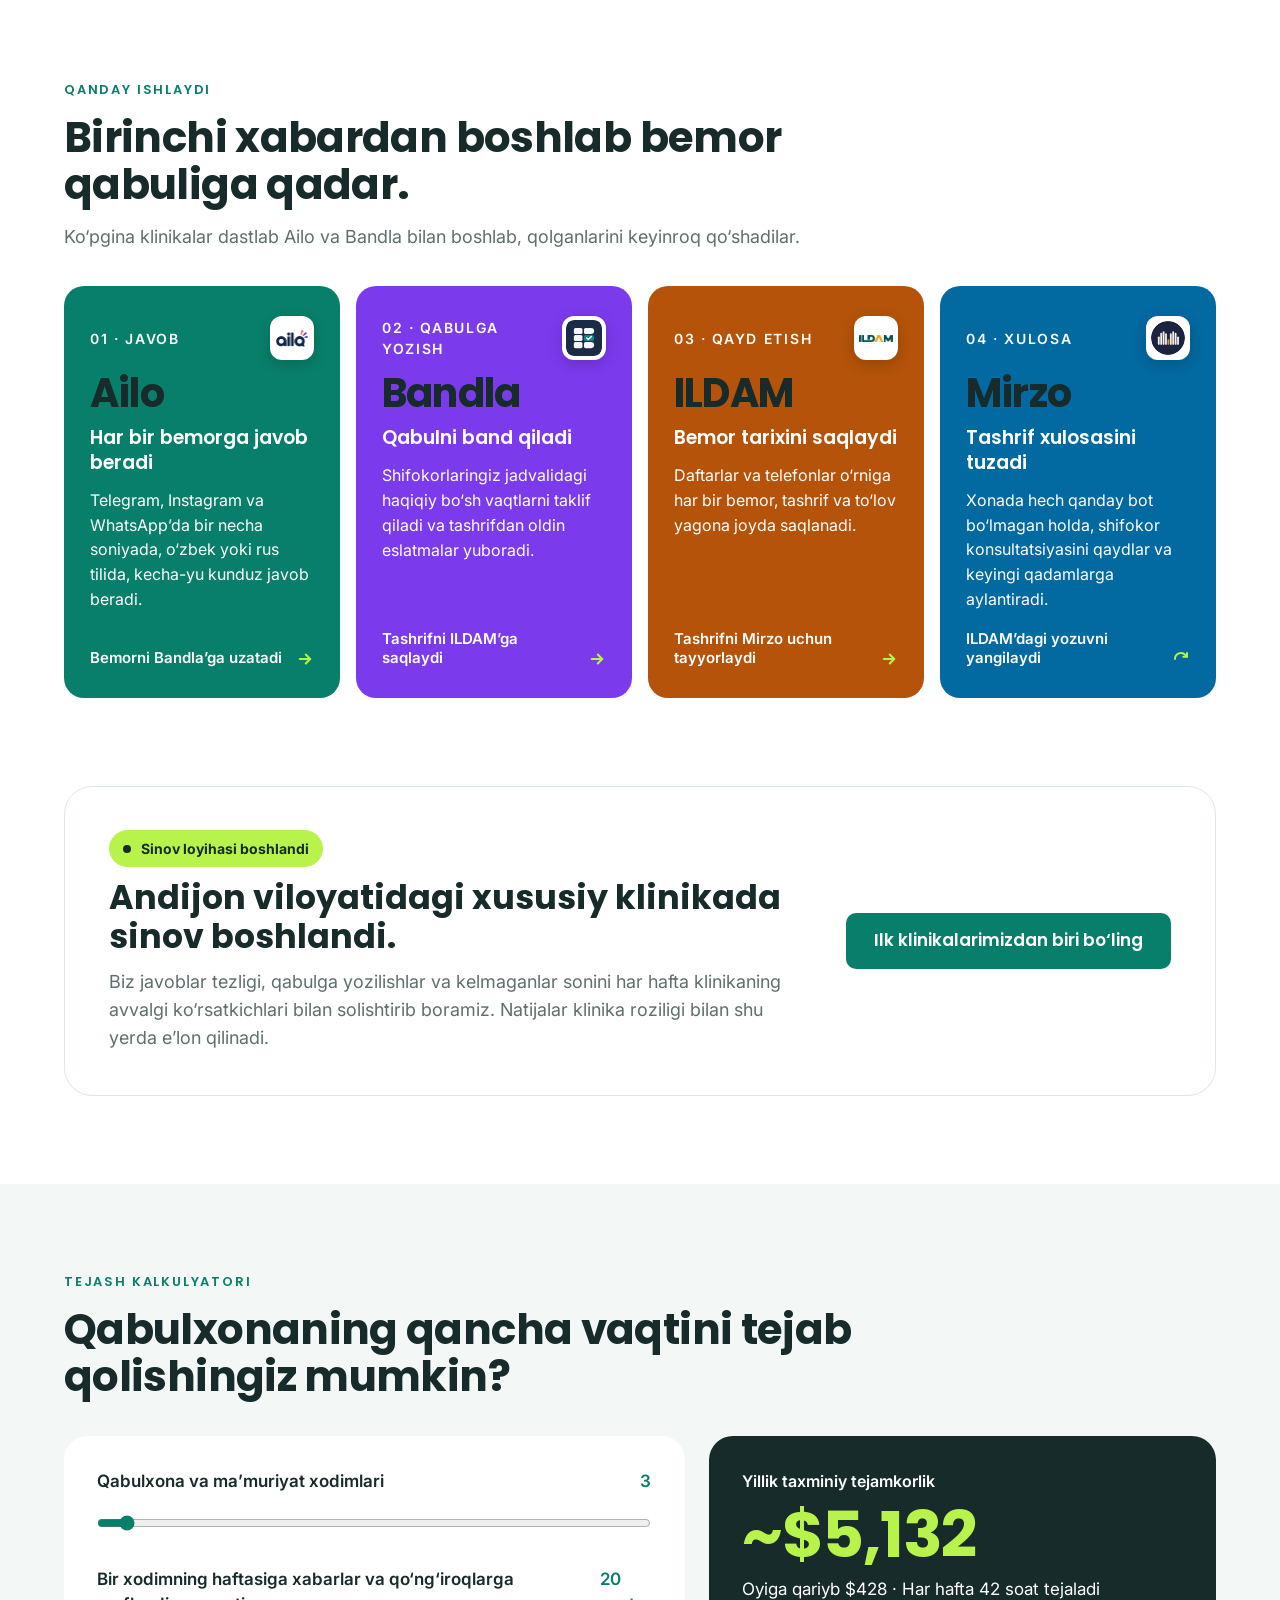
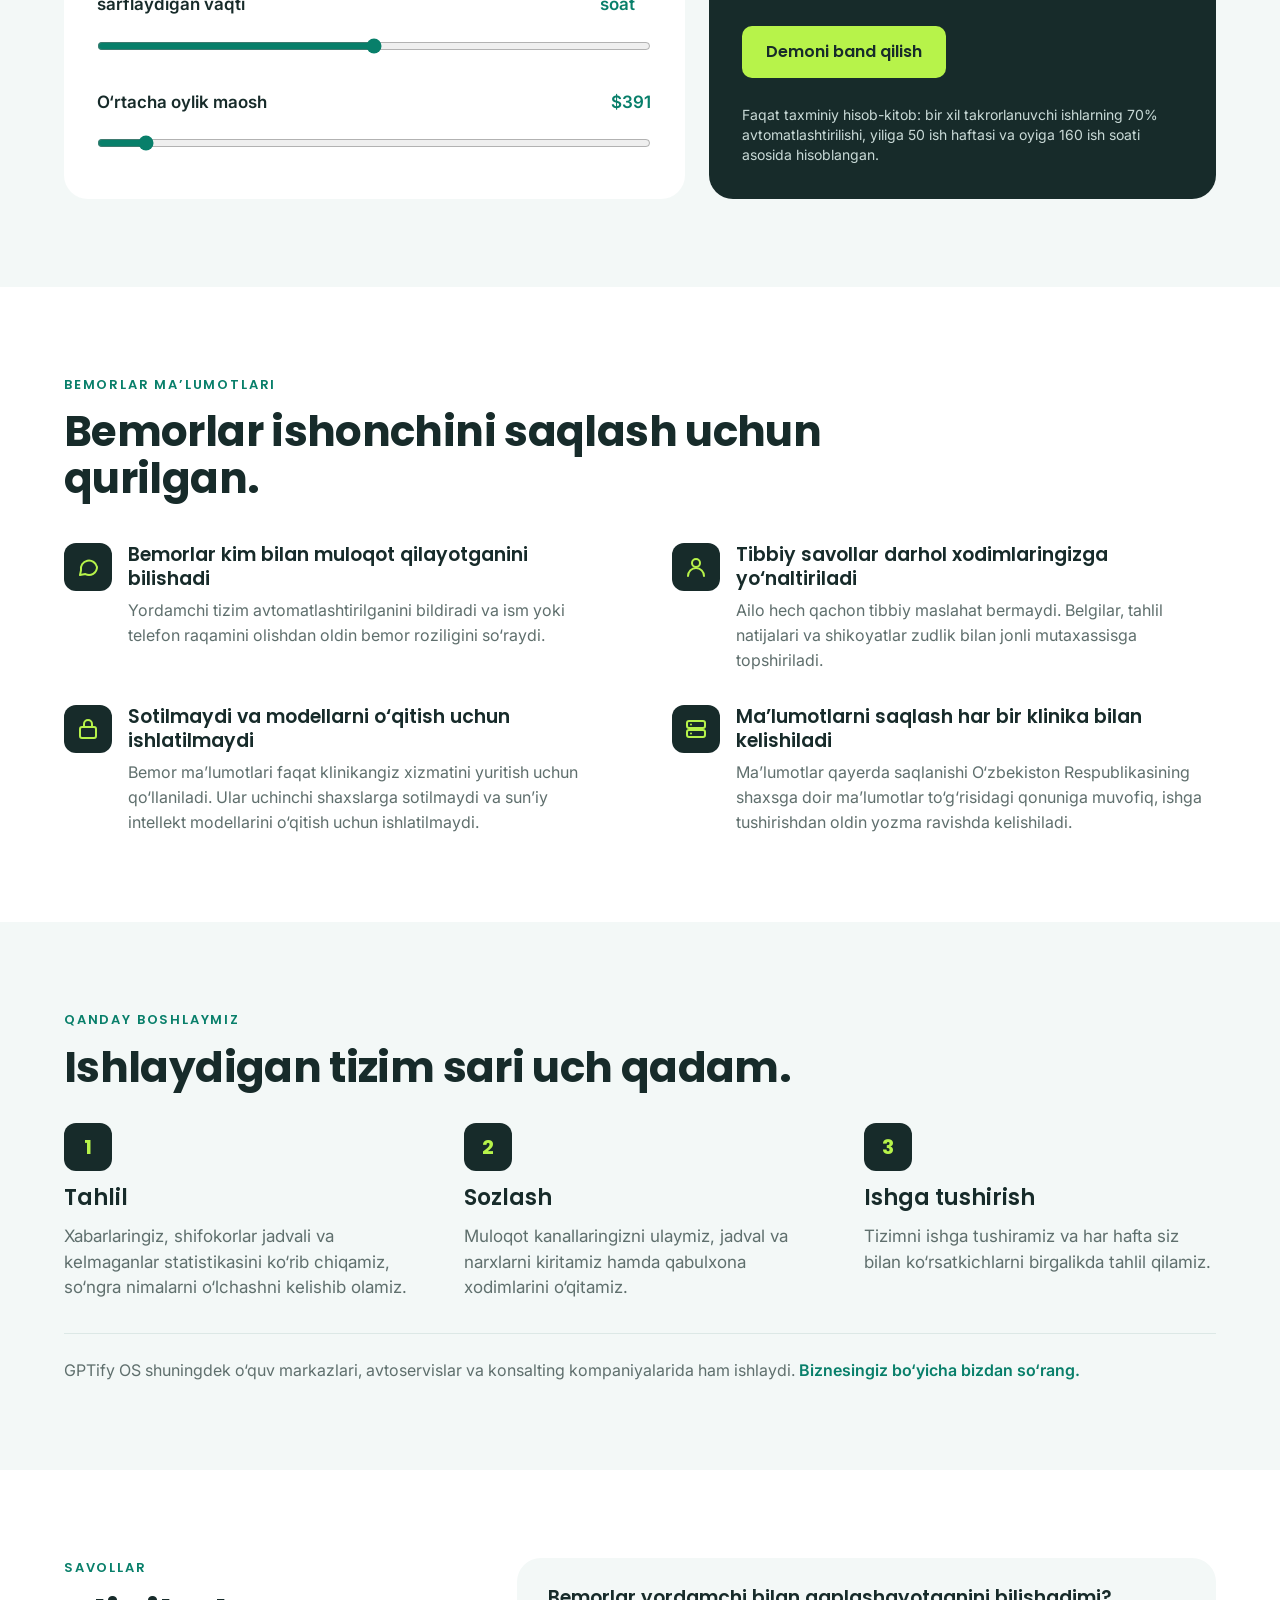
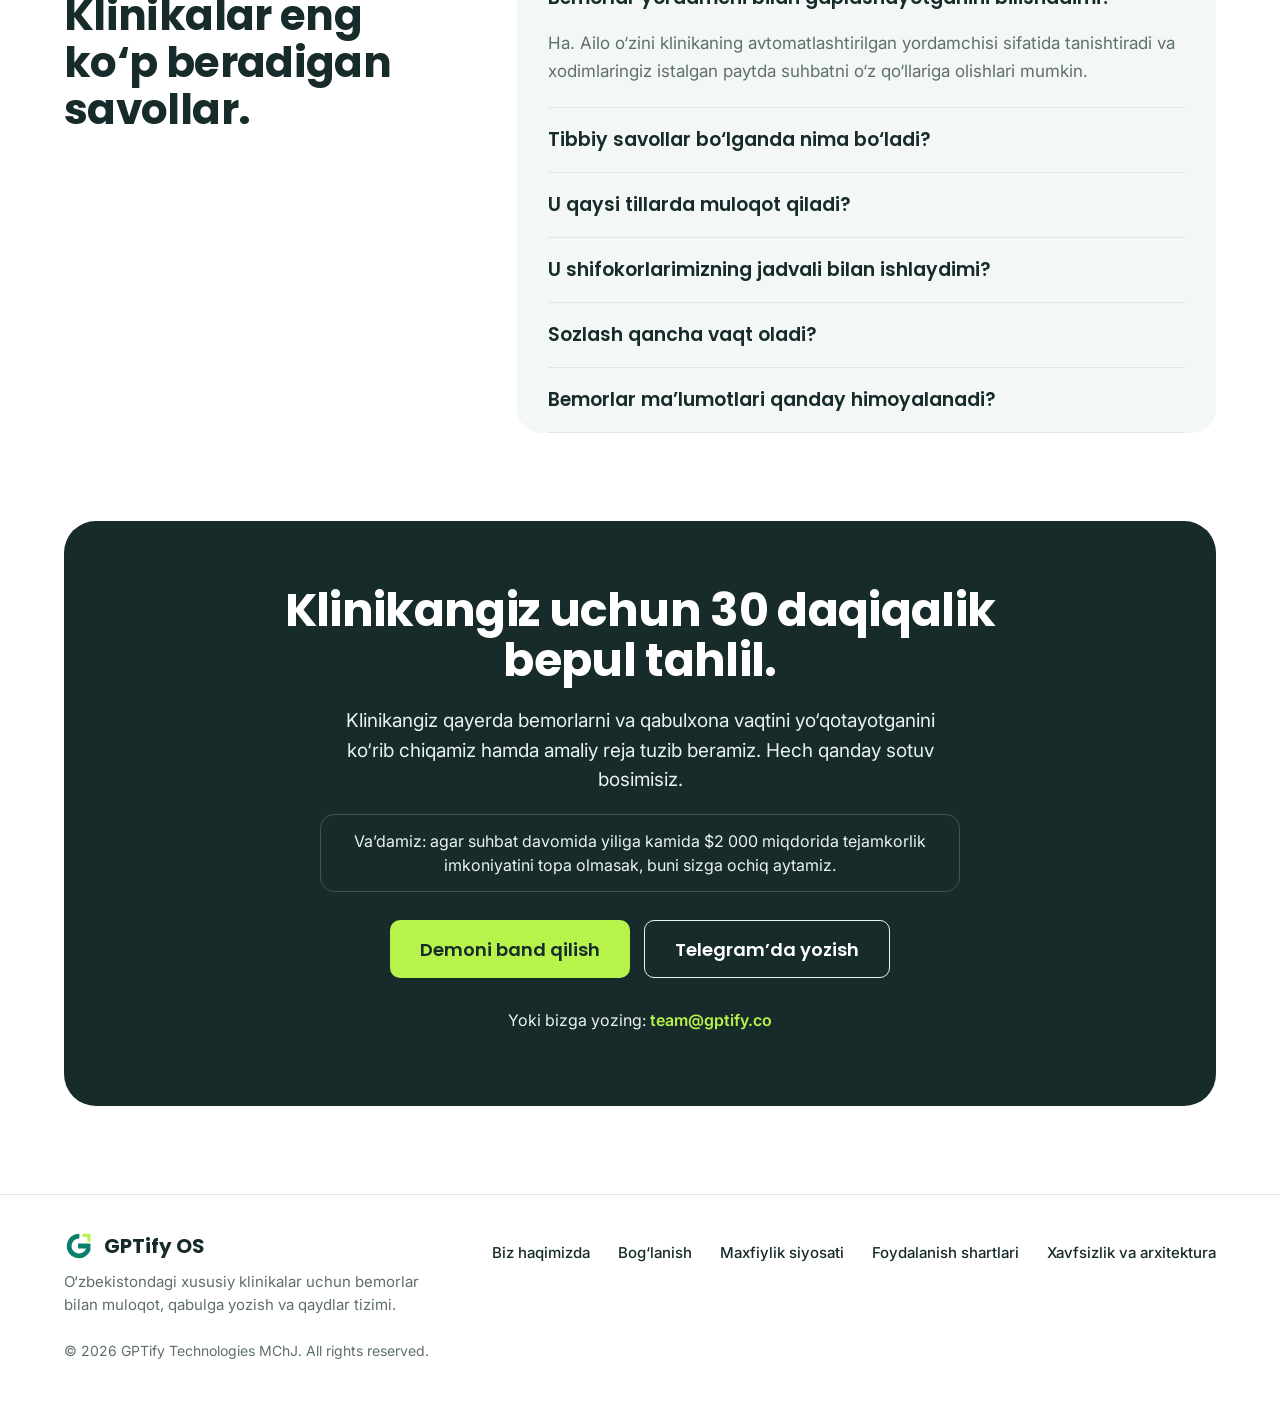
<file: uz/index.html>
<!doctype html>
<html lang="uz">
<head>
  <meta charset="utf-8">
  <meta name="viewport" content="width=device-width, initial-scale=1">
  <title>GPTify OS · O‘zbekistondagi xususiy klinikalar uchun sun’iy intellekt</title>
  <meta name="description" content="Telegram, Instagram va WhatsApp’da bemorlarga o‘zbek va rus tillarida javob beradi, qabulga yozadi va eslatmalar yuboradi. O‘zbekistondagi xususiy klinikalar uchun qurilgan.">
  <link rel="canonical" href="https://gptify.si/uz/">
  <link rel="alternate" hreflang="en" href="https://gptify.si/">
  <link rel="alternate" hreflang="uz" href="https://gptify.si/uz/">
  <link rel="alternate" hreflang="ru" href="https://gptify.si/ru/">
  <link rel="alternate" hreflang="x-default" href="https://gptify.si/">
  <link rel="stylesheet" href="/style.min.css">
  <link rel="icon" href="/gptify-app-icon.svg" type="image/svg+xml">
</head>
<body>
<header style="display: flex; flex-wrap: wrap; align-items: center; justify-content: space-between; gap: 12px 20px; padding: 14px clamp(16px, 2.5vw, 40px); border-bottom: 1px solid #DCE8E6; background: #FFFFFF; position: sticky; top: 0; z-index: 100;">
  <a href="/uz/" aria-label="GPTify OS home" style="display: flex; align-items: center; gap: 12px; min-height: 44px; text-decoration: none; color: #172B2A; flex-shrink: 0">
    <svg aria-hidden="true" width="38" height="38" viewBox="0 0 100 100" fill="none"><path fill="#087F6A" d="M51.4 9 A41 41 0 1 0 88 65.4 V42 H47 V58 H73.7 A25 25 0 1 1 50.9 25 Z"></path><path fill="#B7F34A" d="M61 9 H88 V36 H78 V19 H61 Z"></path></svg>
    <span style="font-family: 'Poppins', 'Inter', system-ui, sans-serif; font-weight: 700; font-size: 24px; letter-spacing: -0.01em">GPTify</span>
    <span style="font-family: 'Poppins', 'Inter', system-ui, sans-serif; font-weight: 600; font-size: 13px; color: #FFFFFF; background: #087F6A; border-radius: 6px; padding: 3px 8px">OS</span>
  </a>
  <nav aria-label="Main" class="hdr-nav" style="display: flex; flex-wrap: wrap; align-items: center; gap: 4px 14px">
    <a href="#how" style="display: inline-flex; align-items: center; justify-content: center; min-height: 44px; min-width: 44px; padding: 0 8px; font-size: 15px; font-weight: 500; color: #172B2A; text-decoration: none">Qanday ishlaydi</a>
    <a href="#privacy" style="display: inline-flex; align-items: center; justify-content: center; min-height: 44px; min-width: 44px; padding: 0 8px; font-size: 15px; font-weight: 500; color: #172B2A; text-decoration: none">Bemorlar ma’lumotlari</a>
    <a href="#faq" style="display: inline-flex; align-items: center; justify-content: center; min-height: 44px; min-width: 44px; padding: 0 8px; font-size: 15px; font-weight: 500; color: #172B2A; text-decoration: none">Savollar</a>
    <a href="/uz/about.html" style="display: inline-flex; align-items: center; justify-content: center; min-height: 44px; min-width: 44px; padding: 0 8px; font-size: 15px; text-decoration: none; color: #172B2A; font-weight: 500;">Biz haqimizda</a>
    <a href="/uz/contact.html" style="display: inline-flex; align-items: center; justify-content: center; min-height: 44px; min-width: 44px; padding: 0 8px; font-size: 15px; text-decoration: none; color: #172B2A; font-weight: 500;">Bog‘lanish</a>
  </nav>
  <div style="display: flex; align-items: center; gap: 12px; margin-left: auto; flex-shrink: 0">
    <div class="hdr-lang" style="display: flex; align-items: center; gap: 4px" role="navigation" aria-label="Language selection">
      <a href="/" aria-current="false" style="display: inline-flex; align-items: center; justify-content: center; min-width: 44px; min-height: 44px; font-size: 14px; border-radius: 10px; text-decoration: none; color: #5F6F6D; font-weight: 500;">EN</a>
      <a href="/uz/" aria-current="true" style="display: inline-flex; align-items: center; justify-content: center; min-width: 44px; min-height: 44px; font-size: 14px; border-radius: 10px; text-decoration: none; background: #F3F8F7; font-weight: 600; color: #172B2A;">UZ</a>
      <a href="/ru/" aria-current="false" style="display: inline-flex; align-items: center; justify-content: center; min-width: 44px; min-height: 44px; font-size: 14px; border-radius: 10px; text-decoration: none; color: #5F6F6D; font-weight: 500;">RU</a>
    </div>
    <a class="hdr-cta" href="#demo" onclick="openLeadModal(); return false;" style="display: inline-flex; align-items: center; justify-content: center; min-height: 44px; padding: 0 20px; background: #087F6A; color: #FFFFFF; font-family: 'Poppins', 'Inter', system-ui, sans-serif; font-weight: 600; font-size: 15px; border-radius: 10px; text-decoration: none">Demoni band qilish</a>
    <button type="button" class="hdr-menu" onclick="openMobileMenu()" aria-label="Menyuni ochish" style="align-items: center; justify-content: center; width: 48px; height: 48px; border: 1px solid #DCE8E6; border-radius: 10px; background: transparent; color: #172B2A; cursor: pointer">
      <svg aria-hidden="true" width="22" height="22" viewBox="0 0 24 24" fill="none" stroke="#172B2A" stroke-width="2.2" stroke-linecap="round"><path d="M4 7h16M4 12h16M4 17h16"></path></svg>
    </button>
  </div>
</header>

<!-- Mobile Menu Overlay -->
<div id="mobile-menu" style="display: none; position: fixed; inset: 0; z-index: 1000; background: rgba(23, 43, 42, 0.6); backdrop-filter: blur(4px);" onclick="if(event.target === this) closeMobileMenu()">
  <div style="position: absolute; top: 0; right: 0; bottom: 0; width: min(320px, 85vw); background: #FFFFFF; padding: 24px; display: flex; flex-direction: column; gap: 20px; box-shadow: -4px 0 24px rgba(0,0,0,0.15); overflow-y: auto;">
    <div style="display: flex; align-items: center; justify-content: space-between; border-bottom: 1px solid #DCE8E6; padding-bottom: 16px;">
      <span style="font-family: 'Poppins', 'Inter', sans-serif; font-weight: 700; font-size: 20px; color: #172B2A;">GPTify <span style="font-size: 12px; background: #087F6A; color: #fff; padding: 2px 6px; border-radius: 4px;">OS</span></span>
      <button type="button" onclick="closeMobileMenu()" aria-label="Menyuni yopish" style="display: inline-flex; align-items: center; justify-content: center; width: 44px; height: 44px; border: 1px solid #DCE8E6; border-radius: 10px; background: transparent; cursor: pointer;">
        <svg width="20" height="20" viewBox="0 0 24 24" fill="none" stroke="#172B2A" stroke-width="2.2" stroke-linecap="round"><path d="M18 6 6 18M6 6l12 12"></path></svg>
      </button>
    </div>
    <nav style="display: flex; flex-direction: column; gap: 6px;">
      <a href="#how" onclick="closeMobileMenu()" style="display: flex; align-items: center; min-height: 48px; padding: 0 12px; font-size: 16px; font-weight: 500; color: #172B2A; text-decoration: none; border-radius: 8px;">Qanday ishlaydi</a>
      <a href="#privacy" onclick="closeMobileMenu()" style="display: flex; align-items: center; min-height: 48px; padding: 0 12px; font-size: 16px; font-weight: 500; color: #172B2A; text-decoration: none; border-radius: 8px;">Bemorlar ma’lumotlari</a>
      <a href="#faq" onclick="closeMobileMenu()" style="display: flex; align-items: center; min-height: 48px; padding: 0 12px; font-size: 16px; font-weight: 500; color: #172B2A; text-decoration: none; border-radius: 8px;">Savollar</a>
      <a href="/uz/about.html" onclick="closeMobileMenu()" style="display: flex; align-items: center; min-height: 48px; padding: 0 12px; font-size: 16px; font-weight: 500; color: #172B2A; text-decoration: none; border-radius: 8px;">Biz haqimizda</a>
      <a href="/uz/contact.html" onclick="closeMobileMenu()" style="display: flex; align-items: center; min-height: 48px; padding: 0 12px; font-size: 16px; font-weight: 500; color: #172B2A; text-decoration: none; border-radius: 8px;">Bog‘lanish</a>
    </nav>
    <div style="border-top: 1px solid #DCE8E6; padding-top: 16px; display: flex; flex-direction: column; gap: 14px;">
      <div style="font-size: 13px; font-weight: 600; color: #5F6F6D; text-transform: uppercase; letter-spacing: 0.05em;">Til</div>
      <div style="display: flex; align-items: center; gap: 8px;">
        <a href="/" style="display: inline-flex; align-items: center; justify-content: center; min-width: 44px; min-height: 44px; font-size: 15px; border-radius: 8px; text-decoration: none; color: #5F6F6D; font-weight: 500;">EN</a>
        <a href="/uz/" style="display: inline-flex; align-items: center; justify-content: center; min-width: 44px; min-height: 44px; font-size: 15px; border-radius: 8px; text-decoration: none; background: #F3F8F7; font-weight: 600; color: #172B2A;">UZ</a>
        <a href="/ru/" style="display: inline-flex; align-items: center; justify-content: center; min-width: 44px; min-height: 44px; font-size: 15px; border-radius: 8px; text-decoration: none; color: #5F6F6D; font-weight: 500;">RU</a>
      </div>
      <a href="#demo" onclick="closeMobileMenu(); openLeadModal(); return false;" style="display: inline-flex; align-items: center; justify-content: center; min-height: 48px; padding: 0 20px; background: #087F6A; color: #FFFFFF; font-family: 'Poppins', 'Inter', sans-serif; font-weight: 600; font-size: 16px; border-radius: 10px; text-decoration: none; margin-top: 8px;">Demoni band qilish</a>
    </div>
  </div>
</div>


<main>
  <!-- Section 2: Hero (#top) -->
  <section id="top" style="padding: clamp(32px, 4.5vw, 64px) clamp(20px, 5vw, 80px) clamp(48px, 6vw, 88px); display: flex; flex-wrap: wrap; gap: 40px 56px; align-items: flex-start; background: #FFFFFF">
    <div style="flex: 1 1 420px; min-width: 0; display: flex; flex-direction: column; gap: 22px; padding-top: 8px">
      <h1 style="margin: 0; font-family: 'Poppins', 'Inter', system-ui, sans-serif; font-weight: 700; font-size: clamp(34px, 3.5vw, 52px); line-height: 1.08; letter-spacing: -0.02em; color: #172B2A">
        Bemorlarning har bir xabariga javob beriladi. <span style="color: #087F6A">Har bir bemor qabulga yoziladi.</span>
      </h1>
      <p style="margin: 0; max-width: 520px; font-size: 19px; line-height: 1.5; color: #5F6F6D">
        Bemorlarga Telegram, Instagram va WhatsApp’da o‘zbek va rus tillarida javob beradi, ularni qabulga yozadi va eslatmalar yuboradi. O‘zbekistondagi xususiy klinikalar uchun ishlab chiqilgan.
      </p>
      <div style="display: flex; flex-wrap: wrap; align-items: center; gap: 14px 24px">
        <a href="#demo" onclick="openLeadModal(); return false;" style="display: inline-flex; align-items: center; gap: 14px; min-height: 58px; padding: 0 10px 0 26px; background: #087F6A; color: #FFFFFF; font-family: 'Poppins', 'Inter', system-ui, sans-serif; font-weight: 600; font-size: 18px; border-radius: 10px; text-decoration: none">
          Bepul demoni band qilish
          <span style="display: inline-flex; align-items: center; justify-content: center; width: 40px; height: 40px; border-radius: 8px; background: #B7F34A">
            <svg aria-hidden="true" width="20" height="20" viewBox="0 0 24 24" fill="none" stroke="#172B2A" stroke-width="2.4" stroke-linecap="round" stroke-linejoin="round"><path d="M7 17 17 7"></path><path d="M8 7h9v9"></path></svg>
          </span>
        </a>
        <a href="#how" style="display: inline-flex; align-items: center; min-height: 44px; font-size: 17px; font-weight: 600; color: #087F6A">Qanday ishlashini ko‘ring</a>
      </div>
      <div style="font-size: 15px; font-weight: 500; color: #5F6F6D">Bepul · 30 daqiqa · Hech qanday majburiyatsiz</div>
      <div style="display: inline-flex; align-items: center; gap: 10px; align-self: flex-start; padding: 8px 14px; border: 1px solid #DCE8E6; border-radius: 999px; font-size: 15px; font-weight: 500; color: #172B2A">
        <span aria-hidden="true" style="width: 9px; height: 9px; border-radius: 50%; background: #B7F34A; box-shadow: 0 0 0 3px #EAF8D2"></span>
        Andijon viloyatidagi xususiy klinikada sinov boshlandi.
      </div>
    </div>

    <!-- Chat Card Mockup -->
    <div style="flex: 1.15 1 480px; min-width: 0; background: #F3F8F7; border-radius: 24px; padding: clamp(14px, 1.5vw, 20px); display: flex; flex-direction: column; gap: 12px">
      <div style="background: #FFFFFF; border-radius: 18px; padding: 18px 20px; display: flex; flex-direction: column; gap: 12px">
        <div style="display: flex; flex-wrap: wrap; align-items: center; justify-content: space-between; gap: 10px">
          <div style="display: flex; align-items: center; gap: 12px">
            <div aria-hidden="true" style="display: flex; align-items: center; justify-content: center; width: 40px; height: 40px; border-radius: 50%; background: #172B2A; color: #FFFFFF; font-family: 'Poppins', 'Inter', system-ui, sans-serif; font-weight: 700; font-size: 17px">M</div>
            <div style="display: flex; flex-direction: column; gap: 2px">
              <div style="font-family: 'Poppins', 'Inter', system-ui, sans-serif; font-weight: 600; font-size: 16px; color: #172B2A">MedPro Clinic</div>
              <div style="font-size: 13px; font-weight: 500; color: #5F6F6D">Instagram Direct · namunaviy suhbat</div>
            </div>
          </div>
          <div style="display: flex; flex-wrap: wrap; align-items: center; gap: 8px">
            <div style="display: inline-flex; align-items: center; padding: 7px 12px; border-radius: 999px; background: #EAF8D2; color: #172B2A; font-size: 13px; font-weight: 600">O‘zbekcha</div>
            <div style="display: inline-flex; align-items: center; gap: 8px; padding: 6px 14px 6px 8px; border-radius: 999px; background: #087F6A; color: #FFFFFF; font-size: 13px; font-weight: 600">
              <span style="display: inline-flex; align-items: center; justify-content: center; width: 22px; height: 22px; border-radius: 6px; background: #FFFFFF; padding: 2px; overflow: hidden; box-shadow: 0 1px 2px rgba(0,0,0,0.15)">
                <img src="/assets/ailo-logo.png" alt="Ailo" style="width: 100%; height: 100%; object-fit: contain">
              </span>
              Ailo javob berdi
            </div>
          </div>
        </div>
        <div style="display: flex; flex-direction: column; gap: 8px">
          <div style="align-self: flex-start; max-width: 86%; background: #F3F8F7; border-radius: 16px 16px 16px 4px; padding: 10px 14px; font-size: 15px; line-height: 1.4; color: #172B2A; animation: inA 10s ease infinite">
            <div>Assalomu alaykum! Tish oqartirish qancha turadi? Doktor Rustamov ertaga soat 16:00 atrofida bo‘shmi?</div>
            
          </div>
          <div style="align-self: flex-end; max-width: 86%; background: #172B2A; border-radius: 16px 16px 4px 16px; padding: 10px 14px; font-size: 15px; line-height: 1.4; color: #FFFFFF; animation: inB 10s ease infinite">
            <div><!-- TODO: example price 550,000 UZS -->Va alaykum assalom! Tish oqartirish 550 000 so‘mdan boshlanadi. Doktor Rustamov ertaga soat 16:00 da bo‘sh. Sizni yozib qo‘yaymi?</div>
            
          </div>
          <div style="align-self: flex-start; max-width: 86%; background: #F3F8F7; border-radius: 16px 16px 16px 4px; padding: 10px 14px; font-size: 15px; line-height: 1.4; color: #172B2A; animation: inC 10s ease infinite">
            <div>Ha, iltimos. Malika nomiga.</div>
            
          </div>
        </div>
      </div>
      <div style="display: flex; flex-wrap: wrap; gap: 8px">
        <div style="flex: 1 1 140px; background: #087F6A; border-radius: 12px; padding: 12px 14px; color: #FFFFFF; animation: inD 10s ease infinite; display: flex; flex-direction: column; gap: 8px">
          <div style="display: flex; align-items: center; gap: 8px">
            <span style="display: inline-flex; align-items: center; justify-content: center; width: 28px; height: 28px; border-radius: 7px; background: #FFFFFF; padding: 3px; box-shadow: 0 2px 4px rgba(0,0,0,0.15); flex-shrink: 0">
              <img src="/assets/ailo-logo.png" alt="Ailo" style="width: 100%; height: 100%; object-fit: contain">
            </span>
            <span style="font-family: 'Poppins', 'Inter', system-ui, sans-serif; font-weight: 700; font-size: 16px">Ailo</span>
          </div>
          <div style="font-size: 14px; font-weight: 500; line-height: 1.35">Javob berildi va aniqlashtirildi</div>
        </div>
        <div style="flex: 1 1 140px; background: #7C3AED; border-radius: 12px; padding: 12px 14px; color: #FFFFFF; animation: inE 10s ease infinite; display: flex; flex-direction: column; gap: 8px">
          <div style="display: flex; align-items: center; gap: 8px">
            <span style="display: inline-flex; align-items: center; justify-content: center; width: 28px; height: 28px; border-radius: 7px; background: #FFFFFF; padding: 2px; box-shadow: 0 2px 4px rgba(0,0,0,0.15); flex-shrink: 0">
              <img src="/assets/bandla-app-icon.svg" alt="Bandla" style="width: 100%; height: 100%; object-fit: contain; border-radius: 5px">
            </span>
            <span style="font-family: 'Poppins', 'Inter', system-ui, sans-serif; font-weight: 700; font-size: 16px">Bandla</span>
          </div>
          <div style="font-size: 14px; font-weight: 500; line-height: 1.35">Soat 16:00 vaqti band qilindi</div>
        </div>
        <div style="flex: 1 1 140px; background: #B45309; border-radius: 12px; padding: 12px 14px; color: #FFFFFF; animation: inF 10s ease infinite; display: flex; flex-direction: column; gap: 8px">
          <div style="display: flex; align-items: center; gap: 8px">
            <span style="display: inline-flex; align-items: center; justify-content: center; width: 28px; height: 28px; border-radius: 7px; background: #FFFFFF; padding: 3px; box-shadow: 0 2px 4px rgba(0,0,0,0.15); flex-shrink: 0">
              <img src="/assets/ildam-logo.png" alt="ILDAM" style="width: 100%; height: 100%; object-fit: contain">
            </span>
            <span style="font-family: 'Poppins', 'Inter', system-ui, sans-serif; font-weight: 700; font-size: 16px">ILDAM</span>
          </div>
          <div style="font-size: 14px; font-weight: 500; line-height: 1.35">Bemor ma’lumotlari saqlandi</div>
        </div>
      </div>
    </div>
  </section>

  <!-- Section 3: Integrations Marquee -->
  <section aria-label="Works with" style="padding: 28px 0 36px; border-top: 1px solid #DCE8E6; display: flex; flex-direction: column; gap: 20px; background: #FFFFFF">
    <div style="text-align: center; padding: 0 clamp(20px, 5vw, 80px); font-family: 'Poppins', 'Inter', system-ui, sans-serif; font-size: 13px; font-weight: 600; letter-spacing: 0.14em; color: #5F6F6D; text-transform: uppercase">
      Klinikangiz allaqachon foydalanayotgan vositalar bilan ishlaydi
    </div>
    <div class="marquee-container" style="overflow: hidden; -webkit-mask-image: linear-gradient(90deg, transparent, #000 8%, #000 92%, transparent); mask-image: linear-gradient(90deg, transparent, #000 8%, #000 92%, transparent)">
      <div class="marquee-track">
        <div style="display: flex; flex-wrap: nowrap; gap: 16px; padding-right: 16px">
          <span style="flex: none; display: inline-flex; align-items: center; gap: 10px; min-height: 46px; padding: 0 20px; background: #F3F8F7; border: 1px solid #DCE8E6; border-radius: 999px; font-size: 16px; font-weight: 600; color: #172B2A; white-space: nowrap"><span aria-hidden="true" style="width: 10px; height: 10px; border-radius: 50%; background: #0369A1"></span>Telegram</span>
          <span style="flex: none; display: inline-flex; align-items: center; gap: 10px; min-height: 46px; padding: 0 20px; background: #F3F8F7; border: 1px solid #DCE8E6; border-radius: 999px; font-size: 16px; font-weight: 600; color: #172B2A; white-space: nowrap"><span aria-hidden="true" style="width: 10px; height: 10px; border-radius: 50%; background: #087F6A"></span>WhatsApp Business</span>
          <span style="flex: none; display: inline-flex; align-items: center; gap: 10px; min-height: 46px; padding: 0 20px; background: #F3F8F7; border: 1px solid #DCE8E6; border-radius: 999px; font-size: 16px; font-weight: 600; color: #172B2A; white-space: nowrap"><span aria-hidden="true" style="width: 10px; height: 10px; border-radius: 50%; background: #BE185D"></span>Instagram Direct</span>
          <span style="flex: none; display: inline-flex; align-items: center; gap: 10px; min-height: 46px; padding: 0 20px; background: #F3F8F7; border: 1px solid #DCE8E6; border-radius: 999px; font-size: 16px; font-weight: 600; color: #172B2A; white-space: nowrap"><span aria-hidden="true" style="width: 10px; height: 10px; border-radius: 50%; background: #3730A3"></span>LinkedIn</span>
          <span style="flex: none; display: inline-flex; align-items: center; gap: 10px; min-height: 46px; padding: 0 20px; background: #F3F8F7; border: 1px solid #DCE8E6; border-radius: 999px; font-size: 16px; font-weight: 600; color: #172B2A; white-space: nowrap"><span aria-hidden="true" style="width: 10px; height: 10px; border-radius: 50%; background: #B45309"></span>Google Calendar</span>
          <span style="flex: none; display: inline-flex; align-items: center; gap: 10px; min-height: 46px; padding: 0 20px; background: #F3F8F7; border: 1px solid #DCE8E6; border-radius: 999px; font-size: 16px; font-weight: 600; color: #172B2A; white-space: nowrap"><span aria-hidden="true" style="width: 10px; height: 10px; border-radius: 50%; background: #0369A1"></span>Outlook</span>
          <span style="flex: none; display: inline-flex; align-items: center; gap: 10px; min-height: 46px; padding: 0 20px; background: #F3F8F7; border: 1px solid #DCE8E6; border-radius: 999px; font-size: 16px; font-weight: 600; color: #172B2A; white-space: nowrap"><span aria-hidden="true" style="width: 10px; height: 10px; border-radius: 50%; background: #3730A3"></span>Zoom</span>
          <span style="flex: none; display: inline-flex; align-items: center; gap: 10px; min-height: 46px; padding: 0 20px; background: #F3F8F7; border: 1px solid #DCE8E6; border-radius: 999px; font-size: 16px; font-weight: 600; color: #172B2A; white-space: nowrap"><span aria-hidden="true" style="width: 10px; height: 10px; border-radius: 50%; background: #087F6A"></span>Google Meet</span>
          <span style="flex: none; display: inline-flex; align-items: center; gap: 10px; min-height: 46px; padding: 0 20px; background: #F3F8F7; border: 1px solid #DCE8E6; border-radius: 999px; font-size: 16px; font-weight: 600; color: #172B2A; white-space: nowrap"><span aria-hidden="true" style="width: 10px; height: 10px; border-radius: 50%; background: #7C3AED"></span>Microsoft Teams</span>
          <span style="flex: none; display: inline-flex; align-items: center; gap: 10px; min-height: 46px; padding: 0 20px; background: #F3F8F7; border: 1px solid #DCE8E6; border-radius: 999px; font-size: 16px; font-weight: 600; color: #172B2A; white-space: nowrap"><span aria-hidden="true" style="width: 10px; height: 10px; border-radius: 50%; background: #B45309"></span>1C</span>
          <span style="flex: none; display: inline-flex; align-items: center; gap: 10px; min-height: 46px; padding: 0 20px; background: #F3F8F7; border: 1px solid #DCE8E6; border-radius: 999px; font-size: 16px; font-weight: 600; color: #172B2A; white-space: nowrap"><span aria-hidden="true" style="width: 10px; height: 10px; border-radius: 50%; background: #0369A1"></span>Click</span>
          <span style="flex: none; display: inline-flex; align-items: center; gap: 10px; min-height: 46px; padding: 0 20px; background: #F3F8F7; border: 1px solid #DCE8E6; border-radius: 999px; font-size: 16px; font-weight: 600; color: #172B2A; white-space: nowrap"><span aria-hidden="true" style="width: 10px; height: 10px; border-radius: 50%; background: #087F6A"></span>Payme</span>
          <span style="flex: none; display: inline-flex; align-items: center; gap: 10px; min-height: 46px; padding: 0 20px; background: #F3F8F7; border: 1px solid #DCE8E6; border-radius: 999px; font-size: 16px; font-weight: 600; color: #172B2A; white-space: nowrap"><span aria-hidden="true" style="width: 10px; height: 10px; border-radius: 50%; background: #7C3AED"></span>Uzum</span>
        </div>
        <div style="display: flex; flex-wrap: nowrap; gap: 16px; padding-right: 16px">
          <span style="flex: none; display: inline-flex; align-items: center; gap: 10px; min-height: 46px; padding: 0 20px; background: #F3F8F7; border: 1px solid #DCE8E6; border-radius: 999px; font-size: 16px; font-weight: 600; color: #172B2A; white-space: nowrap"><span aria-hidden="true" style="width: 10px; height: 10px; border-radius: 50%; background: #0369A1"></span>Telegram</span>
          <span style="flex: none; display: inline-flex; align-items: center; gap: 10px; min-height: 46px; padding: 0 20px; background: #F3F8F7; border: 1px solid #DCE8E6; border-radius: 999px; font-size: 16px; font-weight: 600; color: #172B2A; white-space: nowrap"><span aria-hidden="true" style="width: 10px; height: 10px; border-radius: 50%; background: #087F6A"></span>WhatsApp Business</span>
          <span style="flex: none; display: inline-flex; align-items: center; gap: 10px; min-height: 46px; padding: 0 20px; background: #F3F8F7; border: 1px solid #DCE8E6; border-radius: 999px; font-size: 16px; font-weight: 600; color: #172B2A; white-space: nowrap"><span aria-hidden="true" style="width: 10px; height: 10px; border-radius: 50%; background: #BE185D"></span>Instagram Direct</span>
          <span style="flex: none; display: inline-flex; align-items: center; gap: 10px; min-height: 46px; padding: 0 20px; background: #F3F8F7; border: 1px solid #DCE8E6; border-radius: 999px; font-size: 16px; font-weight: 600; color: #172B2A; white-space: nowrap"><span aria-hidden="true" style="width: 10px; height: 10px; border-radius: 50%; background: #3730A3"></span>LinkedIn</span>
          <span style="flex: none; display: inline-flex; align-items: center; gap: 10px; min-height: 46px; padding: 0 20px; background: #F3F8F7; border: 1px solid #DCE8E6; border-radius: 999px; font-size: 16px; font-weight: 600; color: #172B2A; white-space: nowrap"><span aria-hidden="true" style="width: 10px; height: 10px; border-radius: 50%; background: #B45309"></span>Google Calendar</span>
          <span style="flex: none; display: inline-flex; align-items: center; gap: 10px; min-height: 46px; padding: 0 20px; background: #F3F8F7; border: 1px solid #DCE8E6; border-radius: 999px; font-size: 16px; font-weight: 600; color: #172B2A; white-space: nowrap"><span aria-hidden="true" style="width: 10px; height: 10px; border-radius: 50%; background: #0369A1"></span>Outlook</span>
          <span style="flex: none; display: inline-flex; align-items: center; gap: 10px; min-height: 46px; padding: 0 20px; background: #F3F8F7; border: 1px solid #DCE8E6; border-radius: 999px; font-size: 16px; font-weight: 600; color: #172B2A; white-space: nowrap"><span aria-hidden="true" style="width: 10px; height: 10px; border-radius: 50%; background: #3730A3"></span>Zoom</span>
          <span style="flex: none; display: inline-flex; align-items: center; gap: 10px; min-height: 46px; padding: 0 20px; background: #F3F8F7; border: 1px solid #DCE8E6; border-radius: 999px; font-size: 16px; font-weight: 600; color: #172B2A; white-space: nowrap"><span aria-hidden="true" style="width: 10px; height: 10px; border-radius: 50%; background: #087F6A"></span>Google Meet</span>
          <span style="flex: none; display: inline-flex; align-items: center; gap: 10px; min-height: 46px; padding: 0 20px; background: #F3F8F7; border: 1px solid #DCE8E6; border-radius: 999px; font-size: 16px; font-weight: 600; color: #172B2A; white-space: nowrap"><span aria-hidden="true" style="width: 10px; height: 10px; border-radius: 50%; background: #7C3AED"></span>Microsoft Teams</span>
          <span style="flex: none; display: inline-flex; align-items: center; gap: 10px; min-height: 46px; padding: 0 20px; background: #F3F8F7; border: 1px solid #DCE8E6; border-radius: 999px; font-size: 16px; font-weight: 600; color: #172B2A; white-space: nowrap"><span aria-hidden="true" style="width: 10px; height: 10px; border-radius: 50%; background: #B45309"></span>1C</span>
          <span style="flex: none; display: inline-flex; align-items: center; gap: 10px; min-height: 46px; padding: 0 20px; background: #F3F8F7; border: 1px solid #DCE8E6; border-radius: 999px; font-size: 16px; font-weight: 600; color: #172B2A; white-space: nowrap"><span aria-hidden="true" style="width: 10px; height: 10px; border-radius: 50%; background: #0369A1"></span>Click</span>
          <span style="flex: none; display: inline-flex; align-items: center; gap: 10px; min-height: 46px; padding: 0 20px; background: #F3F8F7; border: 1px solid #DCE8E6; border-radius: 999px; font-size: 16px; font-weight: 600; color: #172B2A; white-space: nowrap"><span aria-hidden="true" style="width: 10px; height: 10px; border-radius: 50%; background: #087F6A"></span>Payme</span>
          <span style="flex: none; display: inline-flex; align-items: center; gap: 10px; min-height: 46px; padding: 0 20px; background: #F3F8F7; border: 1px solid #DCE8E6; border-radius: 999px; font-size: 16px; font-weight: 600; color: #172B2A; white-space: nowrap"><span aria-hidden="true" style="width: 10px; height: 10px; border-radius: 50%; background: #7C3AED"></span>Uzum</span>
        </div>
      </div>
    </div>
  </section>

  <!-- Section 4: The Problem (#problem) -->
  <section id="problem" style="background: #F3F8F7; padding: 80px clamp(20px, 5vw, 80px); display: flex; flex-direction: column; gap: 36px">
    <div style="display: flex; flex-direction: column; gap: 14px; max-width: 820px">
      <div style="font-family: 'Poppins', 'Inter', system-ui, sans-serif; font-size: 13px; font-weight: 600; letter-spacing: 0.14em; color: #087F6A; text-transform: uppercase">Muammo</div>
      <h2 style="margin: 0; font-family: 'Poppins', 'Inter', system-ui, sans-serif; font-weight: 700; font-size: clamp(30px, 3.3vw, 46px); line-height: 1.12; letter-spacing: -0.015em; color: #172B2A">Bugungi kunda klinikalar qayerda bemorlarni yo‘qotmoqda.</h2>
    </div>
    <div style="display: flex; flex-wrap: wrap; gap: 16px">
      <div style="flex: 1 1 250px; min-width: 0; background: #FFFFFF; border: 1px solid #DCE8E6; border-radius: 20px; padding: 24px; display: flex; flex-direction: column; gap: 12px">
        <div style="display: flex; align-items: center; justify-content: center; width: 52px; height: 52px; border-radius: 14px; background: #F3F8F7">
          <svg aria-hidden="true" width="28" height="28" viewBox="0 0 24 24" fill="none" stroke="#087F6A" stroke-width="2" stroke-linecap="round" stroke-linejoin="round"><path d="M21 12.8A9 9 0 1 1 11.2 3a7 7 0 0 0 9.8 9.8z"></path></svg>
        </div>
        <h3 style="margin: 0; font-family: 'Poppins', 'Inter', system-ui, sans-serif; font-weight: 600; font-size: 20px; line-height: 1.3; color: #172B2A">Kechki xabarlar tonggacha javobsiz qoladi</h3>
        <p style="margin: 0; font-size: 16px; line-height: 1.55; color: #5F6F6D">Bemorlar ishdan keyin Instagram va Telegram’da yozadilar. Qabulxona javob berguncha, ko‘pchilik boshqa joyga yozilib bo‘ladi.</p>
      </div>
      <div style="flex: 1 1 250px; min-width: 0; background: #FFFFFF; border: 1px solid #DCE8E6; border-radius: 20px; padding: 24px; display: flex; flex-direction: column; gap: 12px">
        <div style="display: flex; align-items: center; justify-content: center; width: 52px; height: 52px; border-radius: 14px; background: #F3F8F7">
          <svg aria-hidden="true" width="28" height="28" viewBox="0 0 24 24" fill="none" stroke="#087F6A" stroke-width="2" stroke-linecap="round" stroke-linejoin="round"><path d="M22 16.9v3a2 2 0 0 1-2.2 2 19.8 19.8 0 0 1-8.6-3.1 19.5 19.5 0 0 1-6-6A19.8 19.8 0 0 1 2.1 4.2 2 2 0 0 1 4.1 2h3a2 2 0 0 1 2 1.7c.1.9.4 1.8.7 2.7a2 2 0 0 1-.5 2.1L8 9.8a16 16 0 0 0 6 6l1.3-1.3a2 2 0 0 1 2.1-.4c.9.3 1.8.6 2.7.7a2 2 0 0 1 1.7 2z"></path></svg>
        </div>
        <h3 style="margin: 0; font-family: 'Poppins', 'Inter', system-ui, sans-serif; font-weight: 600; font-size: 20px; line-height: 1.3; color: #172B2A">Qabulxona kun bo‘yi telefonda band</h3>
        <p style="margin: 0; font-size: 16px; line-height: 1.55; color: #5F6F6D">Xodimlar peshtaxta oldidagi bemorlarga qarash o‘rniga, kun bo‘yi narxlar, shifokorlar va ish vaqti haqidagi bir xil savollarga javob berishadi.</p>
      </div>
      <div style="flex: 1 1 250px; min-width: 0; background: #FFFFFF; border: 1px solid #DCE8E6; border-radius: 20px; padding: 24px; display: flex; flex-direction: column; gap: 12px">
        <div style="display: flex; align-items: center; justify-content: center; width: 52px; height: 52px; border-radius: 14px; background: #F3F8F7">
          <svg aria-hidden="true" width="28" height="28" viewBox="0 0 24 24" fill="none" stroke="#087F6A" stroke-width="2" stroke-linecap="round" stroke-linejoin="round"><rect x="3" y="5" width="18" height="16" rx="2.5"></rect><path d="M3 10h18"></path><path d="M8 3v4"></path><path d="M16 3v4"></path><path d="m9.5 14 5 5"></path><path d="m14.5 14-5 5"></path></svg>
        </div>
        <h3 style="margin: 0; font-family: 'Poppins', 'Inter', system-ui, sans-serif; font-weight: 600; font-size: 20px; line-height: 1.3; color: #172B2A">Bemor kelmasligi sababli bo‘sh qolgan kreslolar</h3>
        <p style="margin: 0; font-size: 16px; line-height: 1.55; color: #5F6F6D">Eslatmasiz, yozilgan bemorlar kelishni unutishadi va shifokorning qimmatli vaqti zoye ketadi.</p>
      </div>
      <div style="flex: 1 1 250px; min-width: 0; background: #FFFFFF; border: 1px solid #DCE8E6; border-radius: 20px; padding: 24px; display: flex; flex-direction: column; gap: 12px">
        <div style="display: flex; align-items: center; justify-content: center; width: 52px; height: 52px; border-radius: 14px; background: #F3F8F7">
          <svg aria-hidden="true" width="28" height="28" viewBox="0 0 24 24" fill="none" stroke="#087F6A" stroke-width="2" stroke-linecap="round" stroke-linejoin="round"><path d="M14 3H6a2 2 0 0 0-2 2v14a2 2 0 0 0 2 2h12a2 2 0 0 0 2-2V9z"></path><path d="M14 3v6h6"></path><path d="M8 13h8"></path><path d="M8 17h5"></path></svg>
        </div>
        <h3 style="margin: 0; font-family: 'Poppins', 'Inter', system-ui, sans-serif; font-weight: 600; font-size: 20px; line-height: 1.3; color: #172B2A">Daftarlar va yozishmalardagi qaydlar</h3>
        <p style="margin: 0; font-size: 16px; line-height: 1.55; color: #5F6F6D">Bemor ma’lumotlari qog‘oz, telefon va messenjerlarda tarqoq holda bo‘ladi, shuning uchun hech kim to‘liq manzaraga ega bo‘lolmaydi.</p>
      </div>
    </div>
  </section>

  <!-- Section 5: How It Works (#how) -->
  <section id="how" style="padding: 88px clamp(20px, 5vw, 80px); display: flex; flex-direction: column; gap: 36px; background: #FFFFFF">
    <div style="display: flex; flex-direction: column; gap: 14px; max-width: 820px">
      <div style="font-family: 'Poppins', 'Inter', system-ui, sans-serif; font-size: 13px; font-weight: 600; letter-spacing: 0.14em; color: #087F6A; text-transform: uppercase">Qanday ishlaydi</div>
      <h2 style="margin: 0; font-family: 'Poppins', 'Inter', system-ui, sans-serif; font-weight: 700; font-size: clamp(30px, 3.3vw, 46px); line-height: 1.12; letter-spacing: -0.015em; color: #172B2A">Birinchi xabardan boshlab bemor qabuliga qadar.</h2>
      <p style="margin: 0; font-size: 18px; line-height: 1.55; color: #5F6F6D">Ko‘pgina klinikalar dastlab Ailo va Bandla bilan boshlab, qolganlarini keyinroq qo‘shadilar.</p>
    </div>
    <div style="display: flex; flex-wrap: wrap; gap: 16px">
      <article style="flex: 1 1 240px; min-width: 0; min-height: 340px; box-sizing: border-box; background: #087F6A; border-radius: 20px; padding: 30px 26px; display: flex; flex-direction: column; gap: 12px; color: #FFFFFF; animation: lit 8s ease-in-out infinite">
        <div style="display: flex; align-items: center; justify-content: space-between; gap: 12px">
          <div style="font-size: 14px; font-weight: 600; letter-spacing: 0.12em">01 · JAVOB</div>
          <span style="display: inline-flex; align-items: center; justify-content: center; width: 44px; height: 44px; border-radius: 12px; background: #FFFFFF; padding: 5px; box-shadow: 0 4px 14px rgba(0,0,0,0.18); flex-shrink: 0">
            <img src="/assets/ailo-logo.png" alt="Ailo" style="width: 100%; height: 100%; object-fit: contain">
          </span>
        </div>
        <h3 style="margin: 0; font-family: 'Poppins', 'Inter', system-ui, sans-serif; font-weight: 700; font-size: 40px; line-height: 1.05; letter-spacing: -0.02em">Ailo</h3>
        <div style="font-family: 'Poppins', 'Inter', system-ui, sans-serif; font-weight: 600; font-size: 19px; line-height: 1.3">Har bir bemorga javob beradi</div>
        <p style="margin: 0; font-size: 16px; line-height: 1.55">Telegram, Instagram va WhatsApp’da bir necha soniyada, o‘zbek yoki rus tilida, kecha-yu kunduz javob beradi.</p>
        <div style="margin-top: auto; min-height: 44px; display: flex; align-items: flex-end; justify-content: space-between; gap: 12px; font-size: 15px; font-weight: 600; line-height: 1.3">
          Bemorni Bandla’ga uzatadi
          <svg aria-hidden="true" style="flex: none" width="18" height="18" viewBox="0 0 24 24" fill="none" stroke="#B7F34A" stroke-width="2.6" stroke-linecap="round" stroke-linejoin="round"><path d="M5 12h14"></path><path d="m13 6 6 6-6 6"></path></svg>
        </div>
      </article>
      <article style="flex: 1 1 240px; min-width: 0; min-height: 340px; box-sizing: border-box; background: #7C3AED; border-radius: 20px; padding: 30px 26px; display: flex; flex-direction: column; gap: 12px; color: #FFFFFF; animation: lit 8s ease-in-out 2s infinite">
        <div style="display: flex; align-items: center; justify-content: space-between; gap: 12px">
          <div style="font-size: 14px; font-weight: 600; letter-spacing: 0.12em">02 · QABULGA YOZISH</div>
          <span style="display: inline-flex; align-items: center; justify-content: center; width: 44px; height: 44px; border-radius: 12px; background: #FFFFFF; padding: 4px; box-shadow: 0 4px 14px rgba(0,0,0,0.18); flex-shrink: 0">
            <img src="/assets/bandla-app-icon.svg" alt="Bandla" style="width: 100%; height: 100%; object-fit: contain; border-radius: 8px">
          </span>
        </div>
        <h3 style="margin: 0; font-family: 'Poppins', 'Inter', system-ui, sans-serif; font-weight: 700; font-size: 40px; line-height: 1.05; letter-spacing: -0.02em">Bandla</h3>
        <div style="font-family: 'Poppins', 'Inter', system-ui, sans-serif; font-weight: 600; font-size: 19px; line-height: 1.3">Qabulni band qiladi</div>
        <p style="margin: 0; font-size: 16px; line-height: 1.55">Shifokorlaringiz jadvalidagi haqiqiy bo‘sh vaqtlarni taklif qiladi va tashrifdan oldin eslatmalar yuboradi.</p>
        <div style="margin-top: auto; min-height: 44px; display: flex; align-items: flex-end; justify-content: space-between; gap: 12px; font-size: 15px; font-weight: 600; line-height: 1.3">
          Tashrifni ILDAM’ga saqlaydi
          <svg aria-hidden="true" style="flex: none" width="18" height="18" viewBox="0 0 24 24" fill="none" stroke="#B7F34A" stroke-width="2.6" stroke-linecap="round" stroke-linejoin="round"><path d="M5 12h14"></path><path d="m13 6 6 6-6 6"></path></svg>
        </div>
      </article>
      <article style="flex: 1 1 240px; min-width: 0; min-height: 340px; box-sizing: border-box; background: #B45309; border-radius: 20px; padding: 30px 26px; display: flex; flex-direction: column; gap: 12px; color: #FFFFFF; animation: lit 8s ease-in-out 4s infinite">
        <div style="display: flex; align-items: center; justify-content: space-between; gap: 12px">
          <div style="font-size: 14px; font-weight: 600; letter-spacing: 0.12em">03 · QAYD ETISH</div>
          <span style="display: inline-flex; align-items: center; justify-content: center; width: 44px; height: 44px; border-radius: 12px; background: #FFFFFF; padding: 5px; box-shadow: 0 4px 14px rgba(0,0,0,0.18); flex-shrink: 0">
            <img src="/assets/ildam-logo.png" alt="ILDAM" style="width: 100%; height: 100%; object-fit: contain">
          </span>
        </div>
        <h3 style="margin: 0; font-family: 'Poppins', 'Inter', system-ui, sans-serif; font-weight: 700; font-size: 40px; line-height: 1.05; letter-spacing: -0.02em">ILDAM</h3>
        <div style="font-family: 'Poppins', 'Inter', system-ui, sans-serif; font-weight: 600; font-size: 19px; line-height: 1.3">Bemor tarixini saqlaydi</div>
        <p style="margin: 0; font-size: 16px; line-height: 1.55">Daftarlar va telefonlar o‘rniga har bir bemor, tashrif va to‘lov yagona joyda saqlanadi.</p>
        <div style="margin-top: auto; min-height: 44px; display: flex; align-items: flex-end; justify-content: space-between; gap: 12px; font-size: 15px; font-weight: 600; line-height: 1.3">
          Tashrifni Mirzo uchun tayyorlaydi
          <svg aria-hidden="true" style="flex: none" width="18" height="18" viewBox="0 0 24 24" fill="none" stroke="#B7F34A" stroke-width="2.6" stroke-linecap="round" stroke-linejoin="round"><path d="M5 12h14"></path><path d="m13 6 6 6-6 6"></path></svg>
        </div>
      </article>
      <article style="flex: 1 1 240px; min-width: 0; min-height: 340px; box-sizing: border-box; background: #0369A1; border-radius: 20px; padding: 30px 26px; display: flex; flex-direction: column; gap: 12px; color: #FFFFFF; animation: lit 8s ease-in-out 6s infinite">
        <div style="display: flex; align-items: center; justify-content: space-between; gap: 12px">
          <div style="font-size: 14px; font-weight: 600; letter-spacing: 0.12em">04 · XULOSA</div>
          <span style="display: inline-flex; align-items: center; justify-content: center; width: 44px; height: 44px; border-radius: 12px; background: #FFFFFF; padding: 5px; box-shadow: 0 4px 14px rgba(0,0,0,0.18); flex-shrink: 0">
            <img src="/assets/mirzo-mark.svg" alt="Mirzo" style="width: 100%; height: 100%; object-fit: contain; border-radius: 50%">
          </span>
        </div>
        <h3 style="margin: 0; font-family: 'Poppins', 'Inter', system-ui, sans-serif; font-weight: 700; font-size: 40px; line-height: 1.05; letter-spacing: -0.02em">Mirzo</h3>
        <div style="font-family: 'Poppins', 'Inter', system-ui, sans-serif; font-weight: 600; font-size: 19px; line-height: 1.3">Tashrif xulosasini tuzadi</div>
        <p style="margin: 0; font-size: 16px; line-height: 1.55">Xonada hech qanday bot bo‘lmagan holda, shifokor konsultatsiyasini qaydlar va keyingi qadamlarga aylantiradi.</p>
        <div style="margin-top: auto; min-height: 44px; display: flex; align-items: flex-end; justify-content: space-between; gap: 12px; font-size: 15px; font-weight: 600; line-height: 1.3">
          ILDAM’dagi yozuvni yangilaydi
          <svg aria-hidden="true" style="flex: none" width="18" height="18" viewBox="0 0 24 24" fill="none" stroke="#B7F34A" stroke-width="2.6" stroke-linecap="round" stroke-linejoin="round"><path d="M4 12a8 8 0 0 1 14-5.3L20 9"></path><path d="M20 4v5h-5"></path></svg>
        </div>
      </article>
    </div>
  </section>

  <!-- Section 6: Pilot (#pilot) -->
  <section id="pilot" style="padding: 0 clamp(20px, 5vw, 80px) 88px; background: #FFFFFF">
    <div style="border: 1px solid #DCE8E6; border-radius: 28px; padding: clamp(24px, 3.4vw, 48px); display: flex; flex-wrap: wrap; align-items: center; justify-content: space-between; gap: 24px 48px; background: #FFFFFF">
      <div style="flex: 1 1 520px; min-width: 0; display: flex; flex-direction: column; gap: 12px">
        <div style="align-self: flex-start; display: inline-flex; align-items: center; gap: 10px; padding: 8px 14px; border-radius: 999px; background: #B7F34A; color: #172B2A; font-size: 14px; font-weight: 700">
          <span aria-hidden="true" style="width: 8px; height: 8px; border-radius: 50%; background: #172B2A; animation: pulse 2s ease-in-out infinite"></span>
          Sinov loyihasi boshlandi
        </div>
        <h2 style="margin: 0; font-family: 'Poppins', 'Inter', system-ui, sans-serif; font-weight: 700; font-size: clamp(26px, 2.6vw, 36px); line-height: 1.15; color: #172B2A">
          Andijon viloyatidagi xususiy klinikada sinov boshlandi.
        </h2>
        <p style="margin: 0; font-size: 18px; line-height: 1.55; color: #5F6F6D">
          Biz javoblar tezligi, qabulga yozilishlar va kelmaganlar sonini har hafta klinikaning avvalgi ko‘rsatkichlari bilan solishtirib boramiz. Natijalar klinika roziligi bilan shu yerda e’lon qilinadi.
        </p>
      </div>
      <a href="#demo" onclick="openLeadModal(); return false;" style="display: inline-flex; align-items: center; min-height: 56px; padding: 0 28px; background: #087F6A; color: #FFFFFF; font-family: 'Poppins', 'Inter', system-ui, sans-serif; font-weight: 600; font-size: 17px; border-radius: 10px; text-decoration: none">
        Ilk klinikalarimizdan biri bo‘ling
      </a>
    </div>
  </section>

  <!-- Section 7: Savings Calculator (#savings) -->
  <section id="savings" style="background: #F3F8F7; padding: 88px clamp(20px, 5vw, 80px); display: flex; flex-direction: column; gap: 36px">
    <div style="display: flex; flex-direction: column; gap: 14px; max-width: 820px">
      <div style="font-family: 'Poppins', 'Inter', system-ui, sans-serif; font-size: 13px; font-weight: 600; letter-spacing: 0.14em; color: #087F6A; text-transform: uppercase">Tejash kalkulyatori</div>
      <h2 style="margin: 0; font-family: 'Poppins', 'Inter', system-ui, sans-serif; font-weight: 700; font-size: clamp(30px, 3.3vw, 46px); line-height: 1.12; letter-spacing: -0.015em; color: #172B2A">Qabulxonaning qancha vaqtini tejab qolishingiz mumkin?</h2>
    </div>
    <div style="display: flex; flex-wrap: wrap; gap: 24px">
      <div style="flex: 1.2 1 420px; min-width: 0; background: #FFFFFF; border-radius: 24px; padding: clamp(20px, 2.6vw, 36px); display: flex; flex-direction: column; gap: 22px">
        <div style="display: flex; flex-direction: column; gap: 6px">
          <div style="display: flex; justify-content: space-between; gap: 12px; font-size: 17px; font-weight: 600; color: #172B2A">
            <label for="c-team">Qabulxona va ma’muriyat xodimlari</label>
            <span id="c-team-val" style="color: #087F6A">3</span>
          </div>
          <input id="c-team" type="range" min="1" max="50" step="1" value="3" oninput="updateSavings()" style="width: 100%; height: 44px; margin: 0; accent-color: #087F6A">
        </div>
        <div style="display: flex; flex-direction: column; gap: 6px">
          <div style="display: flex; justify-content: space-between; gap: 12px; font-size: 17px; font-weight: 600; color: #172B2A">
            <label for="c-hours">Bir xodimning haftasiga xabarlar va qo‘ng‘iroqlarga sarflaydigan vaqti</label>
            <span id="c-hours-val" data-unit="soat" style="color: #087F6A">20 soat</span>
          </div>
          <input id="c-hours" type="range" min="5" max="35" step="1" value="20" oninput="updateSavings()" style="width: 100%; height: 44px; margin: 0; accent-color: #087F6A">
        </div>
        <div style="display: flex; flex-direction: column; gap: 6px">
          <div style="display: flex; justify-content: space-between; gap: 12px; font-size: 17px; font-weight: 600; color: #172B2A">
            <label for="c-salary">O‘rtacha oylik maosh</label>
            <span id="c-salary-val" style="color: #087F6A">$391</span>
          </div>
          <input id="c-salary" type="range" min="300" max="1500" step="1" value="391" oninput="updateSavings()" style="width: 100%; height: 44px; margin: 0; accent-color: #087F6A">
        </div>
      </div>
      <div style="flex: 1 1 340px; min-width: 0; background: #172B2A; border-radius: 24px; padding: clamp(20px, 2.6vw, 36px); display: flex; flex-direction: column; gap: 10px; color: #FFFFFF">
        <div style="font-size: 16px; font-weight: 600">Yillik taxminiy tejamkorlik</div>
        <div id="calc-res-year" style="font-family: 'Poppins', 'Inter', system-ui, sans-serif; font-weight: 700; font-size: clamp(44px, 5vw, 68px); line-height: 1; letter-spacing: -0.02em; color: #B7F34A">
          ~$5,132
        </div>
        <div id="calc-res-sub" data-template="Oyiga qariyb {monthly} · haftasiga {hours} soat tejaladi" style="font-size: 17px; line-height: 1.45">
          Oyiga qariyb $428 · Har hafta 42 soat tejaladi
        </div>
        <a href="#demo" onclick="openLeadModal(); return false;" style="align-self: flex-start; display: inline-flex; align-items: center; min-height: 52px; margin-top: 14px; padding: 0 24px; background: #B7F34A; color: #172B2A; font-family: 'Poppins', 'Inter', system-ui, sans-serif; font-weight: 600; font-size: 16px; border-radius: 10px; text-decoration: none">
          Demoni band qilish
        </a>
        <div style="margin-top: auto; padding-top: 14px; font-size: 14px; line-height: 1.45; color: #C9DAD7">
          Faqat taxminiy hisob-kitob: bir xil takrorlanuvchi ishlarning 70% avtomatlashtirilishi, yiliga 50 ish haftasi va oyiga 160 ish soati asosida hisoblangan.
        </div>
      </div>
    </div>
  </section>

  <!-- Section 8: Patient Data & Privacy (#privacy) -->
  <section id="privacy" style="padding: 88px clamp(20px, 5vw, 80px); display: flex; flex-direction: column; gap: 40px; background: #FFFFFF">
    <div style="display: flex; flex-direction: column; gap: 14px; max-width: 820px">
      <div style="font-family: 'Poppins', 'Inter', system-ui, sans-serif; font-size: 13px; font-weight: 600; letter-spacing: 0.14em; color: #087F6A; text-transform: uppercase">Bemorlar ma’lumotlari</div>
      <h2 style="margin: 0; font-family: 'Poppins', 'Inter', system-ui, sans-serif; font-weight: 700; font-size: clamp(30px, 3.3vw, 46px); line-height: 1.12; letter-spacing: -0.015em; color: #172B2A">Bemorlar ishonchini saqlash uchun qurilgan.</h2>
    </div>
    <div style="display: grid; grid-template-columns: repeat(auto-fit, minmax(min(100%, 420px), 1fr)); gap: 32px 64px">
      <div style="flex: 1 1 240px; min-width: 0; display: flex; gap: 16px; align-items: flex-start">
        <div style="flex: none; display: flex; align-items: center; justify-content: center; width: 48px; height: 48px; border-radius: 12px; background: #172B2A">
          <svg aria-hidden="true" width="24" height="24" viewBox="0 0 24 24" fill="none" stroke="#B7F34A" stroke-width="2" stroke-linecap="round" stroke-linejoin="round"><path d="M21 12a8 8 0 0 1-11.6 7.1L4 20l1-4.6A8 8 0 1 1 21 12z"></path></svg>
        </div>
        <div style="display: flex; flex-direction: column; gap: 6px">
          <h3 style="margin: 0; font-family: 'Poppins', 'Inter', system-ui, sans-serif; font-weight: 600; font-size: 19px; line-height: 1.3; color: #172B2A">Bemorlar kim bilan muloqot qilayotganini bilishadi</h3>
          <p style="margin: 0; font-size: 16px; line-height: 1.55; color: #5F6F6D">Yordamchi tizim avtomatlashtirilganini bildiradi va ism yoki telefon raqamini olishdan oldin bemor roziligini so‘raydi.</p>
        </div>
      </div>
      <div style="flex: 1 1 240px; min-width: 0; display: flex; gap: 16px; align-items: flex-start">
        <div style="flex: none; display: flex; align-items: center; justify-content: center; width: 48px; height: 48px; border-radius: 12px; background: #172B2A">
          <svg aria-hidden="true" width="24" height="24" viewBox="0 0 24 24" fill="none" stroke="#B7F34A" stroke-width="2" stroke-linecap="round" stroke-linejoin="round"><circle cx="12" cy="8" r="4"></circle><path d="M4 21a8 8 0 0 1 16 0"></path></svg>
        </div>
        <div style="display: flex; flex-direction: column; gap: 6px">
          <h3 style="margin: 0; font-family: 'Poppins', 'Inter', system-ui, sans-serif; font-weight: 600; font-size: 19px; line-height: 1.3; color: #172B2A">Tibbiy savollar darhol xodimlaringizga yo‘naltiriladi</h3>
          <p style="margin: 0; font-size: 16px; line-height: 1.55; color: #5F6F6D">Ailo hech qachon tibbiy maslahat bermaydi. Belgilar, tahlil natijalari va shikoyatlar zudlik bilan jonli mutaxassisga topshiriladi.</p>
        </div>
      </div>
      <div style="flex: 1 1 240px; min-width: 0; display: flex; gap: 16px; align-items: flex-start">
        <div style="flex: none; display: flex; align-items: center; justify-content: center; width: 48px; height: 48px; border-radius: 12px; background: #172B2A">
          <svg aria-hidden="true" width="24" height="24" viewBox="0 0 24 24" fill="none" stroke="#B7F34A" stroke-width="2" stroke-linecap="round" stroke-linejoin="round"><rect x="4" y="10" width="16" height="11" rx="2"></rect><path d="M8 10V7a4 4 0 0 1 8 0v3"></path></svg>
        </div>
        <div style="display: flex; flex-direction: column; gap: 6px">
          <h3 style="margin: 0; font-family: 'Poppins', 'Inter', system-ui, sans-serif; font-weight: 600; font-size: 19px; line-height: 1.3; color: #172B2A">Sotilmaydi va modellarni o‘qitish uchun ishlatilmaydi</h3>
          <p style="margin: 0; font-size: 16px; line-height: 1.55; color: #5F6F6D">Bemor ma’lumotlari faqat klinikangiz xizmatini yuritish uchun qo‘llaniladi. Ular uchinchi shaxslarga sotilmaydi va sun’iy intellekt modellarini o‘qitish uchun ishlatilmaydi.</p>
        </div>
      </div>
      <div style="flex: 1 1 240px; min-width: 0; display: flex; gap: 16px; align-items: flex-start">
        <div style="flex: none; display: flex; align-items: center; justify-content: center; width: 48px; height: 48px; border-radius: 12px; background: #172B2A">
          <svg aria-hidden="true" width="24" height="24" viewBox="0 0 24 24" fill="none" stroke="#B7F34A" stroke-width="2" stroke-linecap="round" stroke-linejoin="round"><rect x="3" y="4" width="18" height="7" rx="2"></rect><rect x="3" y="13" width="18" height="7" rx="2"></rect><path d="M7 7.5h.01"></path><path d="M7 16.5h.01"></path></svg>
        </div>
        <div style="display: flex; flex-direction: column; gap: 6px">
          <h3 style="margin: 0; font-family: 'Poppins', 'Inter', system-ui, sans-serif; font-weight: 600; font-size: 19px; line-height: 1.3; color: #172B2A">Ma’lumotlarni saqlash har bir klinika bilan kelishiladi</h3>
          <p style="margin: 0; font-size: 16px; line-height: 1.55; color: #5F6F6D">Ma’lumotlar qayerda saqlanishi O‘zbekiston Respublikasining shaxsga doir ma’lumotlar to‘g‘risidagi qonuniga muvofiq, ishga tushirishdan oldin yozma ravishda kelishiladi.</p>
        </div>
      </div>
    </div>
  </section>

  <!-- Section 9: How We Start (#process) -->
  <section id="process" style="background: #F3F8F7; padding: 88px clamp(20px, 5vw, 80px); display: flex; flex-direction: column; gap: 32px">
    <div style="display: flex; flex-direction: column; gap: 14px; max-width: 820px">
      <div style="font-family: 'Poppins', 'Inter', system-ui, sans-serif; font-size: 13px; font-weight: 600; letter-spacing: 0.14em; color: #087F6A; text-transform: uppercase">Qanday boshlaymiz</div>
      <h2 style="margin: 0; font-family: 'Poppins', 'Inter', system-ui, sans-serif; font-weight: 700; font-size: clamp(30px, 3.3vw, 46px); line-height: 1.12; letter-spacing: -0.015em; color: #172B2A">Ishlaydigan tizim sari uch qadam.</h2>
    </div>
    <div style="display: flex; flex-wrap: wrap; gap: 32px 48px">
      <div style="flex: 1 1 280px; min-width: 0; display: flex; flex-direction: column; gap: 10px">
        <div style="display: flex; align-items: center; justify-content: center; width: 48px; height: 48px; border-radius: 12px; background: #172B2A; color: #B7F34A; font-family: 'Poppins', 'Inter', system-ui, sans-serif; font-weight: 700; font-size: 20px">1</div>
        <div style="font-family: 'Poppins', 'Inter', system-ui, sans-serif; font-weight: 600; font-size: 22px; color: #172B2A">Tahlil</div>
        <div style="font-size: 17px; line-height: 1.5; color: #5F6F6D">Xabarlaringiz, shifokorlar jadvali va kelmaganlar statistikasini ko‘rib chiqamiz, so‘ngra nimalarni o‘lchashni kelishib olamiz.</div>
      </div>
      <div style="flex: 1 1 280px; min-width: 0; display: flex; flex-direction: column; gap: 10px">
        <div style="display: flex; align-items: center; justify-content: center; width: 48px; height: 48px; border-radius: 12px; background: #172B2A; color: #B7F34A; font-family: 'Poppins', 'Inter', system-ui, sans-serif; font-weight: 700; font-size: 20px">2</div>
        <div style="font-family: 'Poppins', 'Inter', system-ui, sans-serif; font-weight: 600; font-size: 22px; color: #172B2A">Sozlash</div>
        <div style="font-size: 17px; line-height: 1.5; color: #5F6F6D">Muloqot kanallaringizni ulaymiz, jadval va narxlarni kiritamiz hamda qabulxona xodimlarini o‘qitamiz.</div>
      </div>
      <div style="flex: 1 1 280px; min-width: 0; display: flex; flex-direction: column; gap: 10px">
        <div style="display: flex; align-items: center; justify-content: center; width: 48px; height: 48px; border-radius: 12px; background: #172B2A; color: #B7F34A; font-family: 'Poppins', 'Inter', system-ui, sans-serif; font-weight: 700; font-size: 20px">3</div>
        <div style="font-family: 'Poppins', 'Inter', system-ui, sans-serif; font-weight: 600; font-size: 22px; color: #172B2A">Ishga tushirish</div>
        <div style="font-size: 17px; line-height: 1.5; color: #5F6F6D">Tizimni ishga tushiramiz va har hafta siz bilan ko‘rsatkichlarni birgalikda tahlil qilamiz.</div>
      </div>
    </div>
    <div style="border-top: 1px solid #DCE8E6; padding-top: 24px; font-size: 16px; line-height: 1.55; color: #5F6F6D">
      GPTify OS shuningdek o‘quv markazlari, avtoservislar va konsalting kompaniyalarida ham ishlaydi. <a href="#demo" onclick="openLeadModal(); return false;" style="font-weight: 600">Biznesingiz bo‘yicha bizdan so‘rang.</a>
    </div>
  </section>

  <!-- Section 10: FAQ (#faq) -->
  <section id="faq" style="padding: 88px clamp(20px, 5vw, 80px); display: flex; flex-wrap: wrap; gap: 32px 64px; background: #FFFFFF">
    <div style="flex: 1 1 300px; min-width: 0; display: flex; flex-direction: column; gap: 14px">
      <div style="font-family: 'Poppins', 'Inter', system-ui, sans-serif; font-size: 13px; font-weight: 600; letter-spacing: 0.14em; color: #087F6A; text-transform: uppercase">Savollar</div>
      <h2 style="margin: 0; font-family: 'Poppins', 'Inter', system-ui, sans-serif; font-weight: 700; font-size: clamp(30px, 3.3vw, 46px); line-height: 1.12; letter-spacing: -0.015em; color: #172B2A">Klinikalar eng ko‘p beradigan savollar.</h2>
    </div>
    <div style="flex: 2 1 520px; min-width: 0; background: #F3F8F7; border-radius: 24px; padding: 8px clamp(18px, 2.4vw, 32px) 0">
      <details open style="border-bottom: 1px solid #DCE8E6">
        <summary style="display: flex; align-items: center; min-height: 64px; cursor: pointer; font-family: 'Poppins', 'Inter', system-ui, sans-serif; font-weight: 600; font-size: 19px; color: #172B2A">Bemorlar yordamchi bilan gaplashayotganini bilishadimi?</summary>
        <p style="margin: 0 0 22px; max-width: 820px; font-size: 17px; line-height: 1.6; color: #5F6F6D">Ha. Ailo o‘zini klinikaning avtomatlashtirilgan yordamchisi sifatida tanishtiradi va xodimlaringiz istalgan paytda suhbatni o‘z qo‘llariga olishlari mumkin.</p>
      </details>
      <details style="border-bottom: 1px solid #DCE8E6">
        <summary style="display: flex; align-items: center; min-height: 64px; cursor: pointer; font-family: 'Poppins', 'Inter', system-ui, sans-serif; font-weight: 600; font-size: 19px; color: #172B2A">Tibbiy savollar bo‘lganda nima bo‘ladi?</summary>
        <p style="margin: 0 0 22px; max-width: 820px; font-size: 17px; line-height: 1.6; color: #5F6F6D">Ailo tibbiy maslahat bermaydi. Belgilar, tahlil natijalari yoki davolanish haqidagi savollar hamda har qanday shikoyat to‘g‘ridan-to‘g‘ri klinika xodimiga uzatiladi.</p>
      </details>
      <details style="border-bottom: 1px solid #DCE8E6">
        <summary style="display: flex; align-items: center; min-height: 64px; cursor: pointer; font-family: 'Poppins', 'Inter', system-ui, sans-serif; font-weight: 600; font-size: 19px; color: #172B2A">U qaysi tillarda muloqot qiladi?</summary>
        <p style="margin: 0 0 22px; max-width: 820px; font-size: 17px; line-height: 1.6; color: #5F6F6D">O‘zbek va rus tillarida. Bemor qaysi tilda yozsa, shu tilda javob beradi.</p>
      </details>
      <details style="border-bottom: 1px solid #DCE8E6">
        <summary style="display: flex; align-items: center; min-height: 64px; cursor: pointer; font-family: 'Poppins', 'Inter', system-ui, sans-serif; font-weight: 600; font-size: 19px; color: #172B2A">U shifokorlarimizning jadvali bilan ishlaydimi?</summary>
        <p style="margin: 0 0 22px; max-width: 820px; font-size: 17px; line-height: 1.6; color: #5F6F6D">Ha. Bandla Google Calendar, Outlook va xodimlaringiz navbatchilik jadvaliga ulanadi. U vaqtni tasdiqlashdan oldin bo‘sh o‘rinlarni tekshiradi va kelmaslik holatlarini kamaytirish uchun eslatmalar yuboradi.</p>
      </details>
      <details style="border-bottom: 1px solid #DCE8E6">
        <summary style="display: flex; align-items: center; min-height: 64px; cursor: pointer; font-family: 'Poppins', 'Inter', system-ui, sans-serif; font-weight: 600; font-size: 19px; color: #172B2A">Sozlash qancha vaqt oladi?</summary>
        <p style="margin: 0 0 22px; max-width: 820px; font-size: 17px; line-height: 1.6; color: #5F6F6D">Asosiy sozlash 48 soatdan 5 ish kunigacha vaqt oladi. Shundan so‘ng biz xodimlaringizga jonli tarzda o‘rgatamiz, videoqo‘llanmalar taqdim etamiz va dastlabki 14 kun davomida tizimni kuzatib boramiz.</p>
      </details>
      <details style="border-bottom: 1px solid #DCE8E6">
        <summary style="display: flex; align-items: center; min-height: 64px; cursor: pointer; font-family: 'Poppins', 'Inter', system-ui, sans-serif; font-weight: 600; font-size: 19px; color: #172B2A">Bemorlar ma’lumotlari qanday himoyalanadi?</summary>
        <p style="margin: 0 0 22px; max-width: 820px; font-size: 17px; line-height: 1.6; color: #5F6F6D">Barchasi klinikangiz bilan kelishilgan hisoblar va serverlarda, shifrlangan ma’lumotlar bazasi va qat’iy kirish nazorati ostida ishlaydi. Bemor ma’lumotlari sizning mulkingiz bo‘lib qoladi va sun’iy intellekt modellarini o‘qitish uchun ishlatilmaydi.</p>
      </details>
    </div>
  </section>

  <!-- Section 11: Closing Demo CTA (#demo) -->
  <section id="demo" style="padding: 0 clamp(20px, 5vw, 80px) 88px; background: #FFFFFF">
    <div style="background: #172B2A; border-radius: 32px; padding: clamp(28px, 5vw, 72px); display: flex; flex-direction: column; align-items: center; gap: 20px; text-align: center; color: #FFFFFF">
      <h2 style="margin: 0; max-width: 820px; font-family: 'Poppins', 'Inter', system-ui, sans-serif; font-weight: 700; font-size: clamp(30px, 3.6vw, 50px); line-height: 1.1; letter-spacing: -0.015em; color: #FFFFFF">
        Klinikangiz uchun 30 daqiqalik bepul tahlil.
      </h2>
      <p style="margin: 0; max-width: 640px; font-size: 19px; line-height: 1.55; color: #EAF3F1">
        Klinikangiz qayerda bemorlarni va qabulxona vaqtini yo‘qotayotganini ko‘rib chiqamiz hamda amaliy reja tuzib beramiz. Hech qanday sotuv bosimisiz.
      </p>
      <div style="max-width: 640px; border: 1px solid #3A5552; border-radius: 14px; padding: 14px 20px; font-size: 16px; line-height: 1.5; color: #EAF3F1">
        Va’damiz: agar suhbat davomida yiliga kamida $2 000 miqdorida tejamkorlik imkoniyatini topa olmasak, buni sizga ochiq aytamiz.
      </div>
      <div style="display: flex; flex-wrap: wrap; justify-content: center; gap: 14px; margin-top: 8px">
        <a href="#book" onclick="openLeadModal(); return false;" style="display: inline-flex; align-items: center; min-height: 58px; padding: 0 30px; background: #B7F34A; color: #172B2A; font-family: 'Poppins', 'Inter', system-ui, sans-serif; font-weight: 600; font-size: 18px; border-radius: 10px; text-decoration: none">
          Demoni band qilish
        </a>
        <a href="https://t.me/GPTify_uz_bot?start=os_demo" style="display: inline-flex; align-items: center; min-height: 58px; padding: 0 30px; border: 1px solid #EAF3F1; color: #FFFFFF; font-family: 'Poppins', 'Inter', system-ui, sans-serif; font-weight: 600; font-size: 18px; border-radius: 10px; text-decoration: none">
          Telegram’da yozish
        </a>
      </div>
      <div style="font-size: 16px; color: #EAF3F1">
        Yoki bizga yozing: <a href="mailto:team@gptify.co" style="display: inline-flex; align-items: center; min-height: 44px; color: #B7F34A; font-weight: 600">team@gptify.co</a>
      </div>
    </div>
  </section>
</main>

<footer style="border-top: 1px solid #DCE8E6; padding: 36px clamp(20px, 5vw, 80px) 44px; display: flex; flex-wrap: wrap; align-items: flex-start; justify-content: space-between; gap: 24px 48px; background: #FFFFFF">
  <div style="display: flex; flex-direction: column; gap: 10px; max-width: 380px">
    <div style="display: flex; align-items: center; gap: 10px">
      <svg aria-hidden="true" width="30" height="30" viewBox="0 0 100 100" fill="none"><path fill="#087F6A" d="M51.4 9 A41 41 0 1 0 88 65.4 V42 H47 V58 H73.7 A25 25 0 1 1 50.9 25 Z"></path><path fill="#B7F34A" d="M61 9 H88 V36 H78 V19 H61 Z"></path></svg>
      <span style="font-family: 'Poppins', 'Inter', system-ui, sans-serif; font-weight: 700; font-size: 20px; color: #172B2A">GPTify OS</span>
    </div>
    <div style="font-size: 15px; line-height: 1.5; color: #5F6F6D">O‘zbekistondagi xususiy klinikalar uchun bemorlar bilan muloqot, qabulga yozish va qaydlar tizimi.</div>
  </div>
  <nav aria-label="Footer" style="display: flex; flex-wrap: wrap; gap: 4px 28px">
    <a href="/uz/about.html" style="display: inline-flex; align-items: center; min-height: 44px; min-width: 44px; font-size: 15px; font-weight: 500; color: #172B2A">Biz haqimizda</a>
    <a href="/uz/contact.html" style="display: inline-flex; align-items: center; min-height: 44px; min-width: 44px; font-size: 15px; font-weight: 500; color: #172B2A">Bog‘lanish</a>
    <a href="/uz/privacy.html" style="display: inline-flex; align-items: center; min-height: 44px; min-width: 44px; font-size: 15px; font-weight: 500; color: #172B2A">Maxfiylik siyosati</a>
    <a href="/uz/terms.html" style="display: inline-flex; align-items: center; min-height: 44px; min-width: 44px; font-size: 15px; font-weight: 500; color: #172B2A">Foydalanish shartlari</a>
    <a href="/uz/architecture.html" style="display: inline-flex; align-items: center; min-height: 44px; min-width: 44px; font-size: 15px; font-weight: 500; color: #172B2A">Xavfsizlik va arxitektura</a>
  </nav>
  <div style="flex: 1 1 100%; font-size: 14px; color: #5F6F6D">© 2026 GPTify Technologies MChJ. All rights reserved.</div>
</footer>

<!-- Lead Capture Modal -->
<div id="leadModal" role="dialog" aria-modal="true" aria-labelledby="modalTitle" style="display: none; position: fixed; inset: 0; z-index: 1000; background: rgba(23, 43, 42, 0.6); backdrop-filter: blur(4px); overflow-y: auto; padding: 20px" onclick="if(event.target === this) closeLeadModal()">
  <div style="position: relative; max-width: 520px; margin: 40px auto; background: #FFFFFF; border-radius: 20px; padding: clamp(24px, 4vw, 36px); box-shadow: 0 20px 40px rgba(0,0,0,0.2); border: 1px solid #DCE8E6">
    <button type="button" onclick="closeLeadModal()" aria-label="Yopish" style="position: absolute; top: 18px; right: 18px; width: 44px; height: 44px; border-radius: 10px; background: #F3F8F7; border: 1px solid #DCE8E6; display: flex; align-items: center; justify-content: center; cursor: pointer; color: #172B2A">
      <svg aria-hidden="true" width="20" height="20" viewBox="0 0 24 24" fill="none" stroke="currentColor" stroke-width="2"><path d="M18 6 6 18M6 6l12 12"></path></svg>
    </button>
    
    <div id="modalBody">
      <h3 id="modalTitle" style="margin: 0 0 8px; font-family: 'Poppins', 'Inter', system-ui, sans-serif; font-size: 24px; font-weight: 700; color: #172B2A">Demoni band qilish</h3>
      <p style="margin: 0 0 20px; font-size: 15px; color: #5F6F6D; line-height: 1.5">GPTify OS sizning jarayonlaringizda qanday ishlashini 30 daqiqada ko‘ring.</p>
      
      <form id="leadForm" onsubmit="handleLeadSubmit(event)" style="display: flex; flex-direction: column; gap: 14px">
        <input type="hidden" id="modalLeadInterest" name="interest" value="Clinic Demo">
        
        <div>
          <label for="leadName" style="display: block; font-size: 14px; font-weight: 600; color: #172B2A; margin-bottom: 6px">Ismingiz</label>
          <input type="text" id="leadName" name="name" required autocomplete="name" placeholder="Dilshod Karimov" style="width: 100%; min-height: 48px; border: 1px solid #DCE8E6; border-radius: 10px; padding: 10px 14px; font-size: 16px; color: #172B2A; background: #FFFFFF; outline: none">
        </div>
        
        <div>
          <label for="leadCompany" style="display: block; font-size: 14px; font-weight: 600; color: #172B2A; margin-bottom: 6px">Kompaniya yoki klinika nomi</label>
          <input type="text" id="leadCompany" name="company" required autocomplete="organization" placeholder="Smile Clinic (stomatologiya)" style="width: 100%; min-height: 48px; border: 1px solid #DCE8E6; border-radius: 10px; padding: 10px 14px; font-size: 16px; color: #172B2A; background: #FFFFFF; outline: none">
        </div>
        
        <div>
          <label for="leadContact" style="display: block; font-size: 14px; font-weight: 600; color: #172B2A; margin-bottom: 6px">Telefon raqamingiz yoki Telegram</label>
          <input type="text" id="leadContact" name="contact" required autocomplete="tel" placeholder="+998 90 123 45 67 yoki @foydalanuvchi" style="width: 100%; min-height: 48px; border: 1px solid #DCE8E6; border-radius: 10px; padding: 10px 14px; font-size: 16px; color: #172B2A; background: #FFFFFF; outline: none">
        </div>
        
        <div>
          <label for="leadTeamSize" style="display: block; font-size: 14px; font-weight: 600; color: #172B2A; margin-bottom: 6px">Jamoa hajmi</label>
          <select id="leadTeamSize" name="teamSize" style="width: 100%; min-height: 48px; border: 1px solid #DCE8E6; border-radius: 10px; padding: 10px 14px; font-size: 16px; color: #172B2A; background: #FFFFFF; outline: none">
            <option value="1-5">1-5 kishi</option>
            <option value="6-20" selected>6-15 kishi</option>
            <option value="21-50">16-50 kishi</option>
            <option value="50+">50+ kishi</option>
          </select>
        </div>
        
        <div>
          <label style="display: block; font-size: 14px; font-weight: 600; color: #172B2A; margin-bottom: 6px">Siz foydalanadigan aloqa kanallari</label>
          <div style="display: grid; grid-template-columns: repeat(2, 1fr); gap: 8px">
            <label style="display: flex; align-items: center; gap: 8px; font-size: 14px; font-weight: 500; color: #172B2A; background: #F3F8F7; padding: 10px 12px; border-radius: 8px; border: 1px solid #DCE8E6; cursor: pointer; min-height: 44px">
              <input type="checkbox" name="channels" value="Telegram" checked style="accent-color: #087F6A; width: 18px; height: 18px"> Telegram
            </label>
            <label style="display: flex; align-items: center; gap: 8px; font-size: 14px; font-weight: 500; color: #172B2A; background: #F3F8F7; padding: 10px 12px; border-radius: 8px; border: 1px solid #DCE8E6; cursor: pointer; min-height: 44px">
              <input type="checkbox" name="channels" value="WhatsApp" checked style="accent-color: #087F6A; width: 18px; height: 18px"> WhatsApp Business
            </label>
            <label style="display: flex; align-items: center; gap: 8px; font-size: 14px; font-weight: 500; color: #172B2A; background: #F3F8F7; padding: 10px 12px; border-radius: 8px; border: 1px solid #DCE8E6; cursor: pointer; min-height: 44px">
              <input type="checkbox" name="channels" value="Instagram" checked style="accent-color: #087F6A; width: 18px; height: 18px"> Instagram Direct
            </label>
            <label style="display: flex; align-items: center; gap: 8px; font-size: 14px; font-weight: 500; color: #172B2A; background: #F3F8F7; padding: 10px 12px; border-radius: 8px; border: 1px solid #DCE8E6; cursor: pointer; min-height: 44px">
              <input type="checkbox" name="channels" value="Calls" style="accent-color: #087F6A; width: 18px; height: 18px"> Telefon qo‘ng‘iroqlari
            </label>
          </div>
        </div>
        
        <p style="margin: 4px 0 0; font-size: 13px; color: #5F6F6D; line-height: 1.4">Spamsiz. Ma’lumotlaringiz faqat demo bo‘yicha bog‘lanish uchun ishlatiladi.</p>
        
        <button type="submit" id="modalSubmitBtn" style="width: 100%; min-height: 52px; background: #087F6A; color: #FFFFFF; font-family: 'Poppins', 'Inter', system-ui, sans-serif; font-size: 16px; font-weight: 600; border-radius: 10px; margin-top: 8px; cursor: pointer">
          So‘rov yuborish
        </button>
      </form>
    </div>
    
    <div id="modalSuccess" style="display: none; text-align: center; padding: 20px 10px">
      <div style="width: 64px; height: 64px; border-radius: 50%; background: #EAF8D2; color: #087F6A; display: inline-flex; align-items: center; justify-content: center; margin-bottom: 16px">
        <svg aria-hidden="true" width="32" height="32" viewBox="0 0 24 24" fill="none" stroke="currentColor" stroke-width="2.5" stroke-linecap="round" stroke-linejoin="round"><path d="M20 6 9 17l-5-5"></path></svg>
      </div>
      <h3 style="margin: 0 0 8px; font-family: 'Poppins', 'Inter', system-ui, sans-serif; font-size: 22px; font-weight: 700; color: #172B2A">So‘rovingiz qabul qilindi!</h3>
      <p style="margin: 0; font-size: 15px; color: #5F6F6D; line-height: 1.5">Uchrashuv vaqtini belgilash uchun siz bilan tez orada bog‘lanamiz.</p>
      <button type="button" onclick="closeLeadModal()" style="margin-top: 24px; min-height: 44px; padding: 0 24px; background: #087F6A; color: #FFFFFF; border-radius: 8px; font-weight: 600">OK</button>
    </div>
  </div>
</div>

<script>
function openLeadModal(interest) {
  var modal = document.getElementById('leadModal');
  if (modal) {
    if (interest) {
      var field = document.getElementById('modalLeadInterest');
      if (field) field.value = interest;
    }
    modal.style.display = 'block';
    document.body.style.overflow = 'hidden';
  }
}

function closeLeadModal() {
  var modal = document.getElementById('leadModal');
  if (modal) {
    modal.style.display = 'none';
    document.body.style.overflow = '';
  }
}

function openMobileMenu() {
  var m = document.getElementById('mobile-menu');
  if (m) {
    m.style.display = 'block';
    document.body.style.overflow = 'hidden';
  }
}

function closeMobileMenu() {
  var m = document.getElementById('mobile-menu');
  if (m) {
    m.style.display = 'none';
    document.body.style.overflow = '';
  }
}

function handleLeadSubmit(e) {
  e.preventDefault();
  var btn = document.getElementById('modalSubmitBtn');
  var form = document.getElementById('leadForm');
  var channels = Array.from(form.querySelectorAll('input[name="channels"]:checked')).map(function(c) { return c.value; });
  
  var payload = {
    source: 'modal',
    interest: document.getElementById('modalLeadInterest').value,
    name: document.getElementById('leadName').value,
    clinic: document.getElementById('leadCompany').value,
    contact: document.getElementById('leadContact').value,
    teamSize: document.getElementById('leadTeamSize').value,
    channels: channels.join(', '),
    timestamp: new Date().toISOString()
  };
  
  if (btn) {
    btn.disabled = true;
    btn.textContent = "Yuborilmoqda...";
  }
  
  fetch("https://script.google.com/macros/s/AKfycbzM3GZEDsWDc-3SUI4sySAWnJFn6ZolQaYkwo7W4VWG-79J3WVLYeQL7qs5jgAtkK_C_g/exec", {
    method: 'POST',
    mode: 'no-cors',
    headers: { 'Content-Type': 'application/json' },
    body: JSON.stringify(payload)
  }).then(function() {
    document.getElementById('modalBody').style.display = 'none';
    document.getElementById('modalSuccess').style.display = 'block';
  }).catch(function(err) {
    if (btn) {
      btn.disabled = false;
      btn.textContent = "Yuborishda xatolik yuz berdi. Iltimos, to\u2018g\u2018ridan-to\u2018g\u2018ri Telegram orqali yoki team@gptify.co manziliga yozing.";
    }
  });
}

// Clean hashtag handling & smooth scrolling
document.addEventListener('click', function(e) {
  var a = e.target.closest('a');
  if (!a) return;
  var href = a.getAttribute('href');
  if (!href) return;
  
  var hash = '';
  if (href.startsWith('#') && href.length > 1) {
    hash = href.slice(1);
  } else if (href.indexOf('#') !== -1) {
    var parts = href.split('#');
    var targetPath = parts[0];
    var curPath = window.location.pathname;
    if (targetPath === curPath || (targetPath === '/' && (curPath === '/' || curPath === '/index.html')) || (targetPath === '/uz/' && (curPath === '/uz/' || curPath === '/uz/index.html')) || (targetPath === '/ru/' && (curPath === '/ru/' || curPath === '/ru/index.html'))) {
      hash = parts[1];
    }
  }
  
  if (hash) {
    var targetEl = document.getElementById(hash);
    if (targetEl) {
      e.preventDefault();
      targetEl.scrollIntoView({ behavior: 'smooth' });
      if (window.history && window.history.replaceState) {
        window.history.replaceState(null, null, window.location.pathname + window.location.search);
      }
    }
  }
});

if (window.location.hash) {
  var initialTarget = document.getElementById(window.location.hash.slice(1));
  if (initialTarget) {
    setTimeout(function() {
      initialTarget.scrollIntoView({ behavior: 'smooth' });
      if (window.history && window.history.replaceState) {
        window.history.replaceState(null, null, window.location.pathname + window.location.search);
      }
    }, 150);
  } else {
    if (window.history && window.history.replaceState) {
      window.history.replaceState(null, null, window.location.pathname + window.location.search);
    }
  }
}
</script>



<script>
function updateSavings() {
  var teamEl = document.getElementById('c-team');
  var hoursEl = document.getElementById('c-hours');
  var salaryEl = document.getElementById('c-salary');
  if (!teamEl || !hoursEl || !salaryEl) return;
  
  var team = parseInt(teamEl.value, 10) || 3;
  var hours = parseInt(hoursEl.value, 10) || 20;
  var salary = parseInt(salaryEl.value, 10) || 391;
  
  var teamVal = document.getElementById('c-team-val');
  var hoursVal = document.getElementById('c-hours-val');
  var salaryVal = document.getElementById('c-salary-val');
  
  if (teamVal) teamVal.textContent = team;
  if (hoursVal) hoursVal.textContent = hours + ' ' + (hoursVal.getAttribute('data-unit') || 'h');
  if (salaryVal) salaryVal.textContent = '$' + salary.toLocaleString('en-US');
  
  var yearly = Math.round(team * hours * 0.70 * 50 * (salary / 160));
  var monthly = Math.round(yearly / 12);
  var weeklyHours = Math.round(team * hours * 0.70);
  
  var yearEl = document.getElementById('calc-res-year');
  var subEl = document.getElementById('calc-res-sub');
  
  if (yearEl) {
    yearEl.textContent = '~$' + yearly.toLocaleString('en-US');
  }
  if (subEl) {
    var subTemplate = subEl.getAttribute('data-template') || 'About {monthly} a month · {hours} hours back every week';
    subEl.textContent = subTemplate.replace('{monthly}', '$' + monthly.toLocaleString('en-US')).replace('{hours}', weeklyHours);
  }
}
</script>

</body>
</html>
</file>
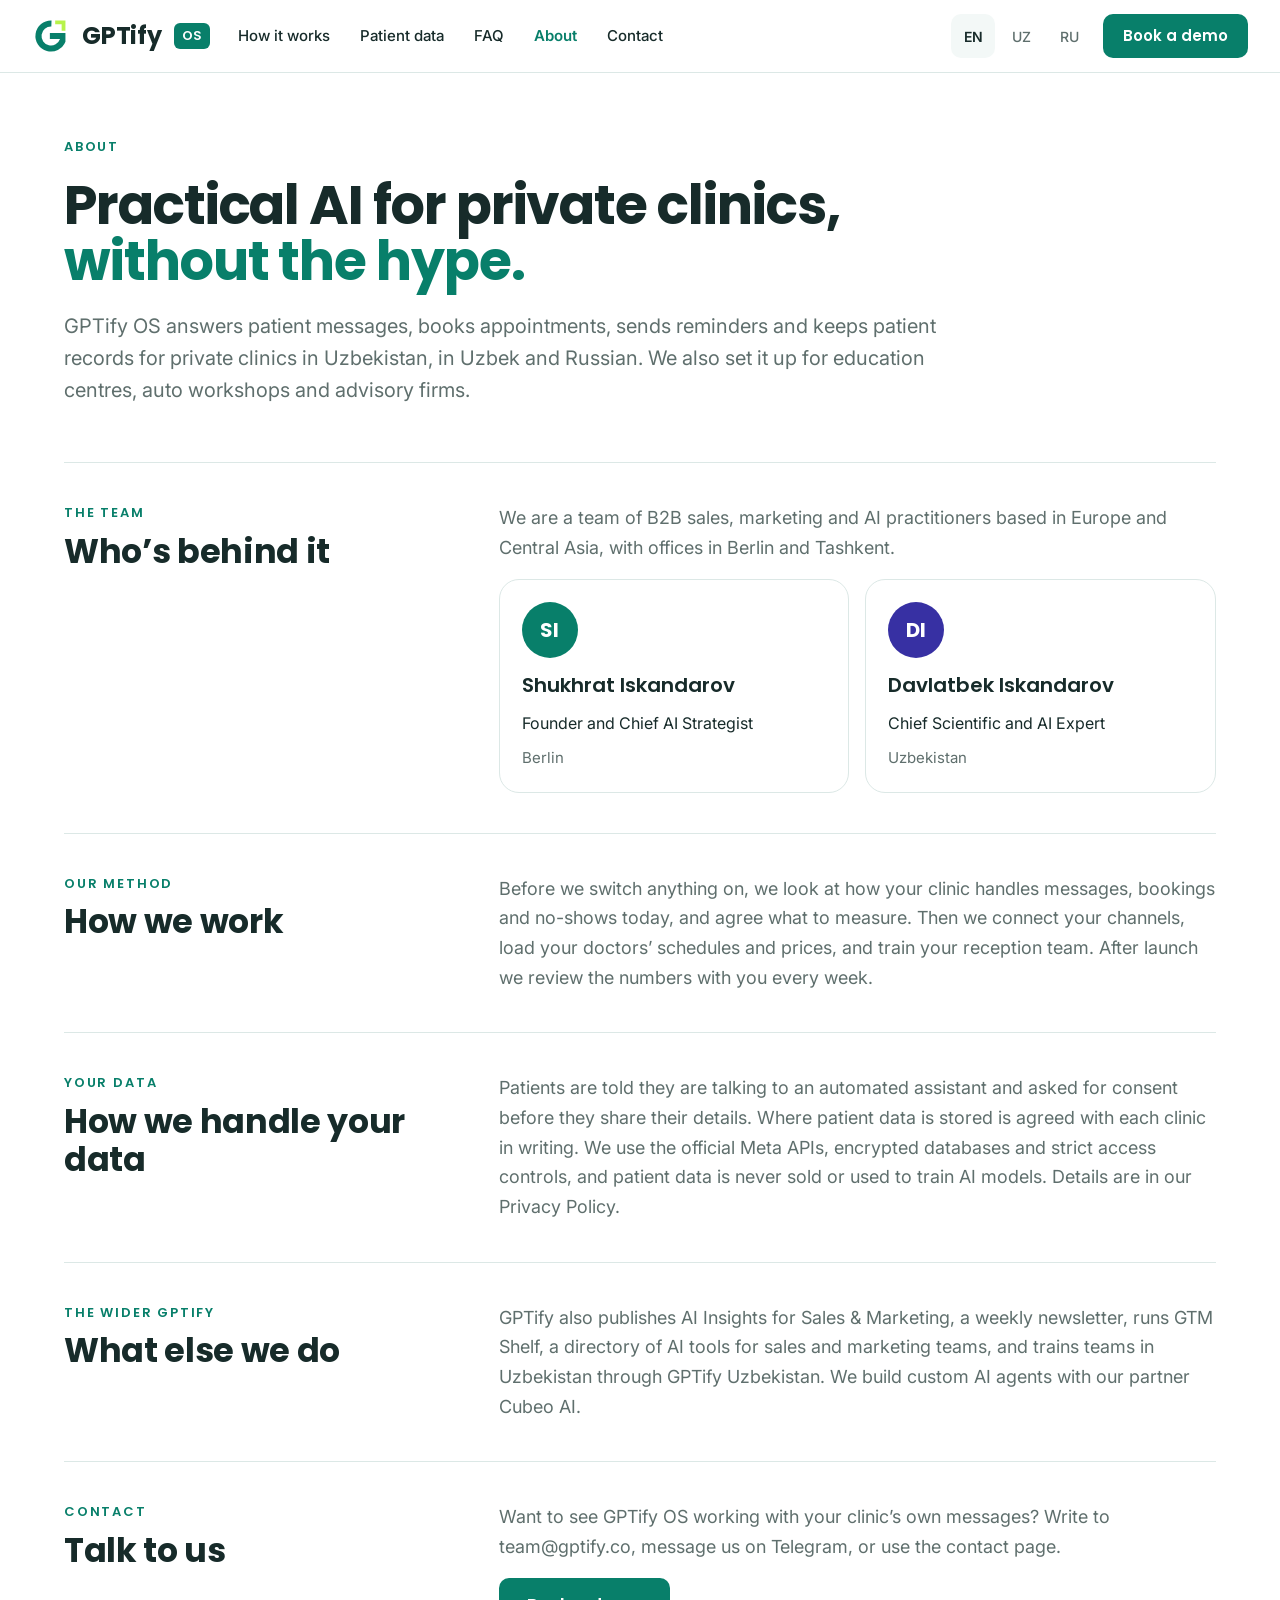
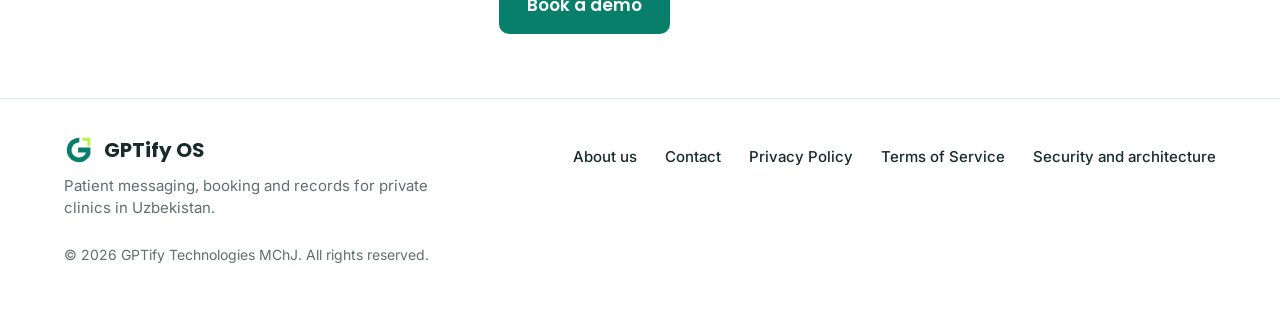
<file: about.html>
<!doctype html>
<html lang="en">
<head>
  <meta charset="utf-8">
  <meta name="viewport" content="width=device-width, initial-scale=1">
  <title>About GPTify OS · Practical AI for private clinics, without the hype</title>
  <meta name="description" content="We are a team of B2B sales, marketing and AI practitioners based in Berlin and Tashkent, building practical AI for private clinics in Uzbekistan, without the hype.">
  <link rel="canonical" href="https://gptify.si/about.html">
  <link rel="alternate" hreflang="en" href="https://gptify.si/about.html">
  <link rel="alternate" hreflang="uz" href="https://gptify.si/uz/about.html">
  <link rel="alternate" hreflang="ru" href="https://gptify.si/ru/about.html">
  <link rel="alternate" hreflang="x-default" href="https://gptify.si/about.html">
  <link rel="stylesheet" href="/style.min.css">
  <link rel="icon" href="/gptify-app-icon.svg" type="image/svg+xml">
</head>
<body>
<header style="display: flex; flex-wrap: wrap; align-items: center; justify-content: space-between; gap: 12px 20px; padding: 14px clamp(16px, 2.5vw, 40px); border-bottom: 1px solid #DCE8E6; background: #FFFFFF; position: sticky; top: 0; z-index: 100;">
  <a href="/" aria-label="GPTify OS home" style="display: flex; align-items: center; gap: 12px; min-height: 44px; text-decoration: none; color: #172B2A; flex-shrink: 0">
    <svg aria-hidden="true" width="38" height="38" viewBox="0 0 100 100" fill="none"><path fill="#087F6A" d="M51.4 9 A41 41 0 1 0 88 65.4 V42 H47 V58 H73.7 A25 25 0 1 1 50.9 25 Z"></path><path fill="#B7F34A" d="M61 9 H88 V36 H78 V19 H61 Z"></path></svg>
    <span style="font-family: 'Poppins', 'Inter', system-ui, sans-serif; font-weight: 700; font-size: 24px; letter-spacing: -0.01em">GPTify</span>
    <span style="font-family: 'Poppins', 'Inter', system-ui, sans-serif; font-weight: 600; font-size: 13px; color: #FFFFFF; background: #087F6A; border-radius: 6px; padding: 3px 8px">OS</span>
  </a>
  <nav aria-label="Main" class="hdr-nav" style="display: flex; flex-wrap: wrap; align-items: center; gap: 4px 14px">
    <a href="/#how" style="display: inline-flex; align-items: center; justify-content: center; min-height: 44px; min-width: 44px; padding: 0 8px; font-size: 15px; font-weight: 500; color: #172B2A; text-decoration: none">How it works</a>
    <a href="/#privacy" style="display: inline-flex; align-items: center; justify-content: center; min-height: 44px; min-width: 44px; padding: 0 8px; font-size: 15px; font-weight: 500; color: #172B2A; text-decoration: none">Patient data</a>
    <a href="/#faq" style="display: inline-flex; align-items: center; justify-content: center; min-height: 44px; min-width: 44px; padding: 0 8px; font-size: 15px; font-weight: 500; color: #172B2A; text-decoration: none">FAQ</a>
    <a href="/about.html" style="display: inline-flex; align-items: center; justify-content: center; min-height: 44px; min-width: 44px; padding: 0 8px; font-size: 15px; text-decoration: none; color: #087F6A; font-weight: 600;">About</a>
    <a href="/contact.html" style="display: inline-flex; align-items: center; justify-content: center; min-height: 44px; min-width: 44px; padding: 0 8px; font-size: 15px; text-decoration: none; color: #172B2A; font-weight: 500;">Contact</a>
  </nav>
  <div style="display: flex; align-items: center; gap: 12px; margin-left: auto; flex-shrink: 0">
    <div class="hdr-lang" style="display: flex; align-items: center; gap: 4px" role="navigation" aria-label="Language selection">
      <a href="/about.html" aria-current="true" style="display: inline-flex; align-items: center; justify-content: center; min-width: 44px; min-height: 44px; font-size: 14px; border-radius: 10px; text-decoration: none; background: #F3F8F7; font-weight: 600; color: #172B2A;">EN</a>
      <a href="/uz/about.html" aria-current="false" style="display: inline-flex; align-items: center; justify-content: center; min-width: 44px; min-height: 44px; font-size: 14px; border-radius: 10px; text-decoration: none; color: #5F6F6D; font-weight: 500;">UZ</a>
      <a href="/ru/about.html" aria-current="false" style="display: inline-flex; align-items: center; justify-content: center; min-width: 44px; min-height: 44px; font-size: 14px; border-radius: 10px; text-decoration: none; color: #5F6F6D; font-weight: 500;">RU</a>
    </div>
    <a class="hdr-cta" href="/#demo" onclick="openLeadModal(); return false;" style="display: inline-flex; align-items: center; justify-content: center; min-height: 44px; padding: 0 20px; background: #087F6A; color: #FFFFFF; font-family: 'Poppins', 'Inter', system-ui, sans-serif; font-weight: 600; font-size: 15px; border-radius: 10px; text-decoration: none">Book a demo</a>
    <button type="button" class="hdr-menu" onclick="openMobileMenu()" aria-label="Open menu" style="align-items: center; justify-content: center; width: 48px; height: 48px; border: 1px solid #DCE8E6; border-radius: 10px; background: transparent; color: #172B2A; cursor: pointer">
      <svg aria-hidden="true" width="22" height="22" viewBox="0 0 24 24" fill="none" stroke="#172B2A" stroke-width="2.2" stroke-linecap="round"><path d="M4 7h16M4 12h16M4 17h16"></path></svg>
    </button>
  </div>
</header>

<!-- Mobile Menu Overlay -->
<div id="mobile-menu" style="display: none; position: fixed; inset: 0; z-index: 1000; background: rgba(23, 43, 42, 0.6); backdrop-filter: blur(4px);" onclick="if(event.target === this) closeMobileMenu()">
  <div style="position: absolute; top: 0; right: 0; bottom: 0; width: min(320px, 85vw); background: #FFFFFF; padding: 24px; display: flex; flex-direction: column; gap: 20px; box-shadow: -4px 0 24px rgba(0,0,0,0.15); overflow-y: auto;">
    <div style="display: flex; align-items: center; justify-content: space-between; border-bottom: 1px solid #DCE8E6; padding-bottom: 16px;">
      <span style="font-family: 'Poppins', 'Inter', sans-serif; font-weight: 700; font-size: 20px; color: #172B2A;">GPTify <span style="font-size: 12px; background: #087F6A; color: #fff; padding: 2px 6px; border-radius: 4px;">OS</span></span>
      <button type="button" onclick="closeMobileMenu()" aria-label="Close menu" style="display: inline-flex; align-items: center; justify-content: center; width: 44px; height: 44px; border: 1px solid #DCE8E6; border-radius: 10px; background: transparent; cursor: pointer;">
        <svg width="20" height="20" viewBox="0 0 24 24" fill="none" stroke="#172B2A" stroke-width="2.2" stroke-linecap="round"><path d="M18 6 6 18M6 6l12 12"></path></svg>
      </button>
    </div>
    <nav style="display: flex; flex-direction: column; gap: 6px;">
      <a href="/#how" onclick="closeMobileMenu()" style="display: flex; align-items: center; min-height: 48px; padding: 0 12px; font-size: 16px; font-weight: 500; color: #172B2A; text-decoration: none; border-radius: 8px;">How it works</a>
      <a href="/#privacy" onclick="closeMobileMenu()" style="display: flex; align-items: center; min-height: 48px; padding: 0 12px; font-size: 16px; font-weight: 500; color: #172B2A; text-decoration: none; border-radius: 8px;">Patient data</a>
      <a href="/#faq" onclick="closeMobileMenu()" style="display: flex; align-items: center; min-height: 48px; padding: 0 12px; font-size: 16px; font-weight: 500; color: #172B2A; text-decoration: none; border-radius: 8px;">FAQ</a>
      <a href="/about.html" onclick="closeMobileMenu()" style="display: flex; align-items: center; min-height: 48px; padding: 0 12px; font-size: 16px; font-weight: 500; color: #172B2A; text-decoration: none; border-radius: 8px;">About</a>
      <a href="/contact.html" onclick="closeMobileMenu()" style="display: flex; align-items: center; min-height: 48px; padding: 0 12px; font-size: 16px; font-weight: 500; color: #172B2A; text-decoration: none; border-radius: 8px;">Contact</a>
    </nav>
    <div style="border-top: 1px solid #DCE8E6; padding-top: 16px; display: flex; flex-direction: column; gap: 14px;">
      <div style="font-size: 13px; font-weight: 600; color: #5F6F6D; text-transform: uppercase; letter-spacing: 0.05em;">Language</div>
      <div style="display: flex; align-items: center; gap: 8px;">
        <a href="/about.html" style="display: inline-flex; align-items: center; justify-content: center; min-width: 44px; min-height: 44px; font-size: 15px; border-radius: 8px; text-decoration: none; background: #F3F8F7; font-weight: 600; color: #172B2A;">EN</a>
        <a href="/uz/about.html" style="display: inline-flex; align-items: center; justify-content: center; min-width: 44px; min-height: 44px; font-size: 15px; border-radius: 8px; text-decoration: none; color: #5F6F6D; font-weight: 500;">UZ</a>
        <a href="/ru/about.html" style="display: inline-flex; align-items: center; justify-content: center; min-width: 44px; min-height: 44px; font-size: 15px; border-radius: 8px; text-decoration: none; color: #5F6F6D; font-weight: 500;">RU</a>
      </div>
      <a href="/#demo" onclick="closeMobileMenu(); openLeadModal(); return false;" style="display: inline-flex; align-items: center; justify-content: center; min-height: 48px; padding: 0 20px; background: #087F6A; color: #FFFFFF; font-family: 'Poppins', 'Inter', sans-serif; font-weight: 600; font-size: 16px; border-radius: 10px; text-decoration: none; margin-top: 8px;">Book a demo</a>
    </div>
  </div>
</div>


<main style="padding: 64px clamp(20px, 5vw, 80px) 24px; display: flex; flex-direction: column; background: #FFFFFF">
  <div style="display: flex; flex-direction: column; gap: 20px; max-width: 900px; padding-bottom: 56px">
    <div style="font-family: 'Poppins', 'Inter', system-ui, sans-serif; font-size: 13px; font-weight: 600; letter-spacing: 0.14em; color: #087F6A; text-transform: uppercase">About</div>
    <h1 style="margin: 0; font-family: 'Poppins', 'Inter', system-ui, sans-serif; font-weight: 700; font-size: clamp(36px, 4.2vw, 60px); line-height: 1.06; letter-spacing: -0.02em; color: #172B2A">
      Practical AI for private clinics, <span style="color: #087F6A">without the hype.</span>
    </h1>
    <p style="margin: 0; font-size: 20px; line-height: 1.6; color: #5F6F6D">
      GPTify OS answers patient messages, books appointments, sends reminders and keeps patient records for private clinics in Uzbekistan, in Uzbek and Russian. We also set it up for education centres, auto workshops and advisory firms.
    </p>
  </div>

  <!-- The Team -->
  <div style="display: flex; flex-wrap: wrap; gap: 12px 56px; padding: 40px 0; border-top: 1px solid #DCE8E6">
    <div style="flex: 1 1 260px; min-width: 0; display: flex; flex-direction: column; gap: 10px">
      <div style="font-family: 'Poppins', 'Inter', system-ui, sans-serif; font-size: 13px; font-weight: 600; letter-spacing: 0.14em; color: #087F6A; text-transform: uppercase">The team</div>
      <h2 style="margin: 0; font-family: 'Poppins', 'Inter', system-ui, sans-serif; font-weight: 700; font-size: clamp(26px, 2.6vw, 36px); line-height: 1.15; letter-spacing: -0.01em; color: #172B2A">Who’s behind it</h2>
    </div>
    <div style="flex: 2 1 480px; min-width: 0; display: flex; flex-direction: column; gap: 16px">
      <p style="margin: 0; font-size: 18px; line-height: 1.65; color: #5F6F6D">We are a team of B2B sales, marketing and AI practitioners based in Europe and Central Asia, with offices in Berlin and Tashkent.</p>
      <div style="display: flex; flex-wrap: wrap; gap: 16px">
        <div style="flex: 1 1 260px; min-width: 0; background: #FFFFFF; border: 1px solid #DCE8E6; border-radius: 20px; padding: 22px; display: flex; flex-direction: column; gap: 12px">
          <div aria-hidden="true" style="display: flex; align-items: center; justify-content: center; width: 56px; height: 56px; border-radius: 50%; background: #087F6A; color: #FFFFFF; font-family: 'Poppins', 'Inter', system-ui, sans-serif; font-weight: 700; font-size: 20px">SI</div>
          <div style="font-family: 'Poppins', 'Inter', system-ui, sans-serif; font-weight: 600; font-size: 20px; color: #172B2A">Shukhrat Iskandarov</div>
          <div style="font-size: 16px; line-height: 1.45; color: #172B2A">Founder and Chief AI Strategist</div>
          <div style="font-size: 15px; color: #5F6F6D">Berlin</div>
        </div>
        <div style="flex: 1 1 260px; min-width: 0; background: #FFFFFF; border: 1px solid #DCE8E6; border-radius: 20px; padding: 22px; display: flex; flex-direction: column; gap: 12px">
          <div aria-hidden="true" style="display: flex; align-items: center; justify-content: center; width: 56px; height: 56px; border-radius: 50%; background: #3730A3; color: #FFFFFF; font-family: 'Poppins', 'Inter', system-ui, sans-serif; font-weight: 700; font-size: 20px">DI</div>
          <div style="font-family: 'Poppins', 'Inter', system-ui, sans-serif; font-weight: 600; font-size: 20px; color: #172B2A">Davlatbek Iskandarov</div>
          <div style="font-size: 16px; line-height: 1.45; color: #172B2A">Chief Scientific and AI Expert</div>
          <div style="font-size: 15px; color: #5F6F6D">Uzbekistan</div>
        </div>
      </div>
    </div>
  </div>

  <!-- Our Method -->
  <div style="display: flex; flex-wrap: wrap; gap: 12px 56px; padding: 40px 0; border-top: 1px solid #DCE8E6">
    <div style="flex: 1 1 260px; min-width: 0; display: flex; flex-direction: column; gap: 10px">
      <div style="font-family: 'Poppins', 'Inter', system-ui, sans-serif; font-size: 13px; font-weight: 600; letter-spacing: 0.14em; color: #087F6A; text-transform: uppercase">Our method</div>
      <h2 style="margin: 0; font-family: 'Poppins', 'Inter', system-ui, sans-serif; font-weight: 700; font-size: clamp(26px, 2.6vw, 36px); line-height: 1.15; letter-spacing: -0.01em; color: #172B2A">How we work</h2>
    </div>
    <div style="flex: 2 1 480px; min-width: 0; display: flex; flex-direction: column; gap: 16px">
      <p style="margin: 0; font-size: 18px; line-height: 1.65; color: #5F6F6D">Before we switch anything on, we look at how your clinic handles messages, bookings and no-shows today, and agree what to measure. Then we connect your channels, load your doctors’ schedules and prices, and train your reception team. After launch we review the numbers with you every week.</p>
    </div>
  </div>

  <!-- Your Data -->
  <div style="display: flex; flex-wrap: wrap; gap: 12px 56px; padding: 40px 0; border-top: 1px solid #DCE8E6">
    <div style="flex: 1 1 260px; min-width: 0; display: flex; flex-direction: column; gap: 10px">
      <div style="font-family: 'Poppins', 'Inter', system-ui, sans-serif; font-size: 13px; font-weight: 600; letter-spacing: 0.14em; color: #087F6A; text-transform: uppercase">Your data</div>
      <h2 style="margin: 0; font-family: 'Poppins', 'Inter', system-ui, sans-serif; font-weight: 700; font-size: clamp(26px, 2.6vw, 36px); line-height: 1.15; letter-spacing: -0.01em; color: #172B2A">How we handle your data</h2>
    </div>
    <div style="flex: 2 1 480px; min-width: 0; display: flex; flex-direction: column; gap: 16px">
      <p style="margin: 0; font-size: 18px; line-height: 1.65; color: #5F6F6D">
        Patients are told they are talking to an automated assistant and asked for consent before they share their details. Where patient data is stored is agreed with each clinic in writing. We use the official Meta APIs, encrypted databases and strict access controls, and patient data is never sold or used to train AI models. Details are in our Privacy Policy.
      </p>
    </div>
  </div>

  <!-- The Wider GPTify -->
  <div style="display: flex; flex-wrap: wrap; gap: 12px 56px; padding: 40px 0; border-top: 1px solid #DCE8E6">
    <div style="flex: 1 1 260px; min-width: 0; display: flex; flex-direction: column; gap: 10px">
      <div style="font-family: 'Poppins', 'Inter', system-ui, sans-serif; font-size: 13px; font-weight: 600; letter-spacing: 0.14em; color: #087F6A; text-transform: uppercase">The wider GPTify</div>
      <h2 style="margin: 0; font-family: 'Poppins', 'Inter', system-ui, sans-serif; font-weight: 700; font-size: clamp(26px, 2.6vw, 36px); line-height: 1.15; letter-spacing: -0.01em; color: #172B2A">What else we do</h2>
    </div>
    <div style="flex: 2 1 480px; min-width: 0; display: flex; flex-direction: column; gap: 16px">
      <p style="margin: 0; font-size: 18px; line-height: 1.65; color: #5F6F6D">
        GPTify also publishes AI Insights for Sales & Marketing, a weekly newsletter, runs GTM Shelf, a directory of AI tools for sales and marketing teams, and trains teams in Uzbekistan through GPTify Uzbekistan. We build custom AI agents with our partner Cubeo AI.
      </p>
    </div>
  </div>

  <!-- Contact -->
  <div style="display: flex; flex-wrap: wrap; gap: 12px 56px; padding: 40px 0; border-top: 1px solid #DCE8E6">
    <div style="flex: 1 1 260px; min-width: 0; display: flex; flex-direction: column; gap: 10px">
      <div style="font-family: 'Poppins', 'Inter', system-ui, sans-serif; font-size: 13px; font-weight: 600; letter-spacing: 0.14em; color: #087F6A; text-transform: uppercase">Contact</div>
      <h2 style="margin: 0; font-family: 'Poppins', 'Inter', system-ui, sans-serif; font-weight: 700; font-size: clamp(26px, 2.6vw, 36px); line-height: 1.15; letter-spacing: -0.01em; color: #172B2A">Talk to us</h2>
    </div>
    <div style="flex: 2 1 480px; min-width: 0; display: flex; flex-direction: column; gap: 16px">
      <p style="margin: 0; font-size: 18px; line-height: 1.65; color: #5F6F6D">Want to see GPTify OS working with your clinic’s own messages? Write to team@gptify.co, message us on Telegram, or use the contact page.</p>
      <a href="#demo" onclick="openLeadModal(); return false;" style="align-self: flex-start; display: inline-flex; align-items: center; min-height: 56px; padding: 0 28px; background: #087F6A; color: #FFFFFF; font-family: 'Poppins', 'Inter', system-ui, sans-serif; font-weight: 600; font-size: 17px; border-radius: 10px; text-decoration: none">
        Book a demo
      </a>
    </div>
  </div>
</main>

<footer style="border-top: 1px solid #DCE8E6; padding: 36px clamp(20px, 5vw, 80px) 44px; display: flex; flex-wrap: wrap; align-items: flex-start; justify-content: space-between; gap: 24px 48px; background: #FFFFFF">
  <div style="display: flex; flex-direction: column; gap: 10px; max-width: 380px">
    <div style="display: flex; align-items: center; gap: 10px">
      <svg aria-hidden="true" width="30" height="30" viewBox="0 0 100 100" fill="none"><path fill="#087F6A" d="M51.4 9 A41 41 0 1 0 88 65.4 V42 H47 V58 H73.7 A25 25 0 1 1 50.9 25 Z"></path><path fill="#B7F34A" d="M61 9 H88 V36 H78 V19 H61 Z"></path></svg>
      <span style="font-family: 'Poppins', 'Inter', system-ui, sans-serif; font-weight: 700; font-size: 20px; color: #172B2A">GPTify OS</span>
    </div>
    <div style="font-size: 15px; line-height: 1.5; color: #5F6F6D">Patient messaging, booking and records for private clinics in Uzbekistan.</div>
  </div>
  <nav aria-label="Footer" style="display: flex; flex-wrap: wrap; gap: 4px 28px">
    <a href="/about.html" style="display: inline-flex; align-items: center; min-height: 44px; min-width: 44px; font-size: 15px; font-weight: 500; color: #172B2A">About us</a>
    <a href="/contact.html" style="display: inline-flex; align-items: center; min-height: 44px; min-width: 44px; font-size: 15px; font-weight: 500; color: #172B2A">Contact</a>
    <a href="/privacy.html" style="display: inline-flex; align-items: center; min-height: 44px; min-width: 44px; font-size: 15px; font-weight: 500; color: #172B2A">Privacy Policy</a>
    <a href="/terms.html" style="display: inline-flex; align-items: center; min-height: 44px; min-width: 44px; font-size: 15px; font-weight: 500; color: #172B2A">Terms of Service</a>
    <a href="/architecture.html" style="display: inline-flex; align-items: center; min-height: 44px; min-width: 44px; font-size: 15px; font-weight: 500; color: #172B2A">Security and architecture</a>
  </nav>
  <div style="flex: 1 1 100%; font-size: 14px; color: #5F6F6D">© 2026 GPTify Technologies MChJ. All rights reserved.</div>
</footer>

<!-- Lead Capture Modal -->
<div id="leadModal" role="dialog" aria-modal="true" aria-labelledby="modalTitle" style="display: none; position: fixed; inset: 0; z-index: 1000; background: rgba(23, 43, 42, 0.6); backdrop-filter: blur(4px); overflow-y: auto; padding: 20px" onclick="if(event.target === this) closeLeadModal()">
  <div style="position: relative; max-width: 520px; margin: 40px auto; background: #FFFFFF; border-radius: 20px; padding: clamp(24px, 4vw, 36px); box-shadow: 0 20px 40px rgba(0,0,0,0.2); border: 1px solid #DCE8E6">
    <button type="button" onclick="closeLeadModal()" aria-label="Close" style="position: absolute; top: 18px; right: 18px; width: 44px; height: 44px; border-radius: 10px; background: #F3F8F7; border: 1px solid #DCE8E6; display: flex; align-items: center; justify-content: center; cursor: pointer; color: #172B2A">
      <svg aria-hidden="true" width="20" height="20" viewBox="0 0 24 24" fill="none" stroke="currentColor" stroke-width="2"><path d="M18 6 6 18M6 6l12 12"></path></svg>
    </button>
    
    <div id="modalBody">
      <h3 id="modalTitle" style="margin: 0 0 8px; font-family: 'Poppins', 'Inter', system-ui, sans-serif; font-size: 24px; font-weight: 700; color: #172B2A">Book a demo</h3>
      <p style="margin: 0 0 20px; font-size: 15px; color: #5F6F6D; line-height: 1.5">See GPTify OS on your own process in 30 minutes.</p>
      
      <form id="leadForm" onsubmit="handleLeadSubmit(event)" style="display: flex; flex-direction: column; gap: 14px">
        <input type="hidden" id="modalLeadInterest" name="interest" value="Clinic Demo">
        
        <div>
          <label for="leadName" style="display: block; font-size: 14px; font-weight: 600; color: #172B2A; margin-bottom: 6px">Your name</label>
          <input type="text" id="leadName" name="name" required autocomplete="name" placeholder="Dilshod Karimov" style="width: 100%; min-height: 48px; border: 1px solid #DCE8E6; border-radius: 10px; padding: 10px 14px; font-size: 16px; color: #172B2A; background: #FFFFFF; outline: none">
        </div>
        
        <div>
          <label for="leadCompany" style="display: block; font-size: 14px; font-weight: 600; color: #172B2A; margin-bottom: 6px">Company or clinic name</label>
          <input type="text" id="leadCompany" name="company" required autocomplete="organization" placeholder="Smile Clinic (stomatologiya)" style="width: 100%; min-height: 48px; border: 1px solid #DCE8E6; border-radius: 10px; padding: 10px 14px; font-size: 16px; color: #172B2A; background: #FFFFFF; outline: none">
        </div>
        
        <div>
          <label for="leadContact" style="display: block; font-size: 14px; font-weight: 600; color: #172B2A; margin-bottom: 6px">Phone number or Telegram</label>
          <input type="text" id="leadContact" name="contact" required autocomplete="tel" placeholder="+998 90 123 45 67 or @username" style="width: 100%; min-height: 48px; border: 1px solid #DCE8E6; border-radius: 10px; padding: 10px 14px; font-size: 16px; color: #172B2A; background: #FFFFFF; outline: none">
        </div>
        
        <div>
          <label for="leadTeamSize" style="display: block; font-size: 14px; font-weight: 600; color: #172B2A; margin-bottom: 6px">Team size</label>
          <select id="leadTeamSize" name="teamSize" style="width: 100%; min-height: 48px; border: 1px solid #DCE8E6; border-radius: 10px; padding: 10px 14px; font-size: 16px; color: #172B2A; background: #FFFFFF; outline: none">
            <option value="1-5">1-5 people</option>
            <option value="6-20" selected>6-15 people</option>
            <option value="21-50">16-50 people</option>
            <option value="50+">50+ people</option>
          </select>
        </div>
        
        <div>
          <label style="display: block; font-size: 14px; font-weight: 600; color: #172B2A; margin-bottom: 6px">Channels you use</label>
          <div style="display: grid; grid-template-columns: repeat(2, 1fr); gap: 8px">
            <label style="display: flex; align-items: center; gap: 8px; font-size: 14px; font-weight: 500; color: #172B2A; background: #F3F8F7; padding: 10px 12px; border-radius: 8px; border: 1px solid #DCE8E6; cursor: pointer; min-height: 44px">
              <input type="checkbox" name="channels" value="Telegram" checked style="accent-color: #087F6A; width: 18px; height: 18px"> Telegram
            </label>
            <label style="display: flex; align-items: center; gap: 8px; font-size: 14px; font-weight: 500; color: #172B2A; background: #F3F8F7; padding: 10px 12px; border-radius: 8px; border: 1px solid #DCE8E6; cursor: pointer; min-height: 44px">
              <input type="checkbox" name="channels" value="WhatsApp" checked style="accent-color: #087F6A; width: 18px; height: 18px"> WhatsApp Business
            </label>
            <label style="display: flex; align-items: center; gap: 8px; font-size: 14px; font-weight: 500; color: #172B2A; background: #F3F8F7; padding: 10px 12px; border-radius: 8px; border: 1px solid #DCE8E6; cursor: pointer; min-height: 44px">
              <input type="checkbox" name="channels" value="Instagram" checked style="accent-color: #087F6A; width: 18px; height: 18px"> Instagram Direct
            </label>
            <label style="display: flex; align-items: center; gap: 8px; font-size: 14px; font-weight: 500; color: #172B2A; background: #F3F8F7; padding: 10px 12px; border-radius: 8px; border: 1px solid #DCE8E6; cursor: pointer; min-height: 44px">
              <input type="checkbox" name="channels" value="Calls" style="accent-color: #087F6A; width: 18px; height: 18px"> Phone calls
            </label>
          </div>
        </div>
        
        <p style="margin: 4px 0 0; font-size: 13px; color: #5F6F6D; line-height: 1.4">No spam. We only use this information to contact you about your demo.</p>
        
        <button type="submit" id="modalSubmitBtn" style="width: 100%; min-height: 52px; background: #087F6A; color: #FFFFFF; font-family: 'Poppins', 'Inter', system-ui, sans-serif; font-size: 16px; font-weight: 600; border-radius: 10px; margin-top: 8px; cursor: pointer">
          Send request
        </button>
      </form>
    </div>
    
    <div id="modalSuccess" style="display: none; text-align: center; padding: 20px 10px">
      <div style="width: 64px; height: 64px; border-radius: 50%; background: #EAF8D2; color: #087F6A; display: inline-flex; align-items: center; justify-content: center; margin-bottom: 16px">
        <svg aria-hidden="true" width="32" height="32" viewBox="0 0 24 24" fill="none" stroke="currentColor" stroke-width="2.5" stroke-linecap="round" stroke-linejoin="round"><path d="M20 6 9 17l-5-5"></path></svg>
      </div>
      <h3 style="margin: 0 0 8px; font-family: 'Poppins', 'Inter', system-ui, sans-serif; font-size: 22px; font-weight: 700; color: #172B2A">Request received!</h3>
      <p style="margin: 0; font-size: 15px; color: #5F6F6D; line-height: 1.5">We will contact you to schedule your session.</p>
      <button type="button" onclick="closeLeadModal()" style="margin-top: 24px; min-height: 44px; padding: 0 24px; background: #087F6A; color: #FFFFFF; border-radius: 8px; font-weight: 600">OK</button>
    </div>
  </div>
</div>

<script>
function openLeadModal(interest) {
  var modal = document.getElementById('leadModal');
  if (modal) {
    if (interest) {
      var field = document.getElementById('modalLeadInterest');
      if (field) field.value = interest;
    }
    modal.style.display = 'block';
    document.body.style.overflow = 'hidden';
  }
}

function closeLeadModal() {
  var modal = document.getElementById('leadModal');
  if (modal) {
    modal.style.display = 'none';
    document.body.style.overflow = '';
  }
}

function openMobileMenu() {
  var m = document.getElementById('mobile-menu');
  if (m) {
    m.style.display = 'block';
    document.body.style.overflow = 'hidden';
  }
}

function closeMobileMenu() {
  var m = document.getElementById('mobile-menu');
  if (m) {
    m.style.display = 'none';
    document.body.style.overflow = '';
  }
}

function handleLeadSubmit(e) {
  e.preventDefault();
  var btn = document.getElementById('modalSubmitBtn');
  var form = document.getElementById('leadForm');
  var channels = Array.from(form.querySelectorAll('input[name="channels"]:checked')).map(function(c) { return c.value; });
  
  var payload = {
    source: 'modal',
    interest: document.getElementById('modalLeadInterest').value,
    name: document.getElementById('leadName').value,
    clinic: document.getElementById('leadCompany').value,
    contact: document.getElementById('leadContact').value,
    teamSize: document.getElementById('leadTeamSize').value,
    channels: channels.join(', '),
    timestamp: new Date().toISOString()
  };
  
  if (btn) {
    btn.disabled = true;
    btn.textContent = "Sending...";
  }
  
  fetch("https://script.google.com/macros/s/AKfycbzM3GZEDsWDc-3SUI4sySAWnJFn6ZolQaYkwo7W4VWG-79J3WVLYeQL7qs5jgAtkK_C_g/exec", {
    method: 'POST',
    mode: 'no-cors',
    headers: { 'Content-Type': 'application/json' },
    body: JSON.stringify(payload)
  }).then(function() {
    document.getElementById('modalBody').style.display = 'none';
    document.getElementById('modalSuccess').style.display = 'block';
  }).catch(function(err) {
    if (btn) {
      btn.disabled = false;
      btn.textContent = "Submission failed. Please write to us directly on Telegram or team@gptify.co";
    }
  });
}

// Clean hashtag handling & smooth scrolling
document.addEventListener('click', function(e) {
  var a = e.target.closest('a');
  if (!a) return;
  var href = a.getAttribute('href');
  if (!href) return;
  
  var hash = '';
  if (href.startsWith('#') && href.length > 1) {
    hash = href.slice(1);
  } else if (href.indexOf('#') !== -1) {
    var parts = href.split('#');
    var targetPath = parts[0];
    var curPath = window.location.pathname;
    if (targetPath === curPath || (targetPath === '/' && (curPath === '/' || curPath === '/index.html')) || (targetPath === '/uz/' && (curPath === '/uz/' || curPath === '/uz/index.html')) || (targetPath === '/ru/' && (curPath === '/ru/' || curPath === '/ru/index.html'))) {
      hash = parts[1];
    }
  }
  
  if (hash) {
    var targetEl = document.getElementById(hash);
    if (targetEl) {
      e.preventDefault();
      targetEl.scrollIntoView({ behavior: 'smooth' });
      if (window.history && window.history.replaceState) {
        window.history.replaceState(null, null, window.location.pathname + window.location.search);
      }
    }
  }
});

if (window.location.hash) {
  var initialTarget = document.getElementById(window.location.hash.slice(1));
  if (initialTarget) {
    setTimeout(function() {
      initialTarget.scrollIntoView({ behavior: 'smooth' });
      if (window.history && window.history.replaceState) {
        window.history.replaceState(null, null, window.location.pathname + window.location.search);
      }
    }, 150);
  } else {
    if (window.history && window.history.replaceState) {
      window.history.replaceState(null, null, window.location.pathname + window.location.search);
    }
  }
}
</script>


</body>
</html>
</file>
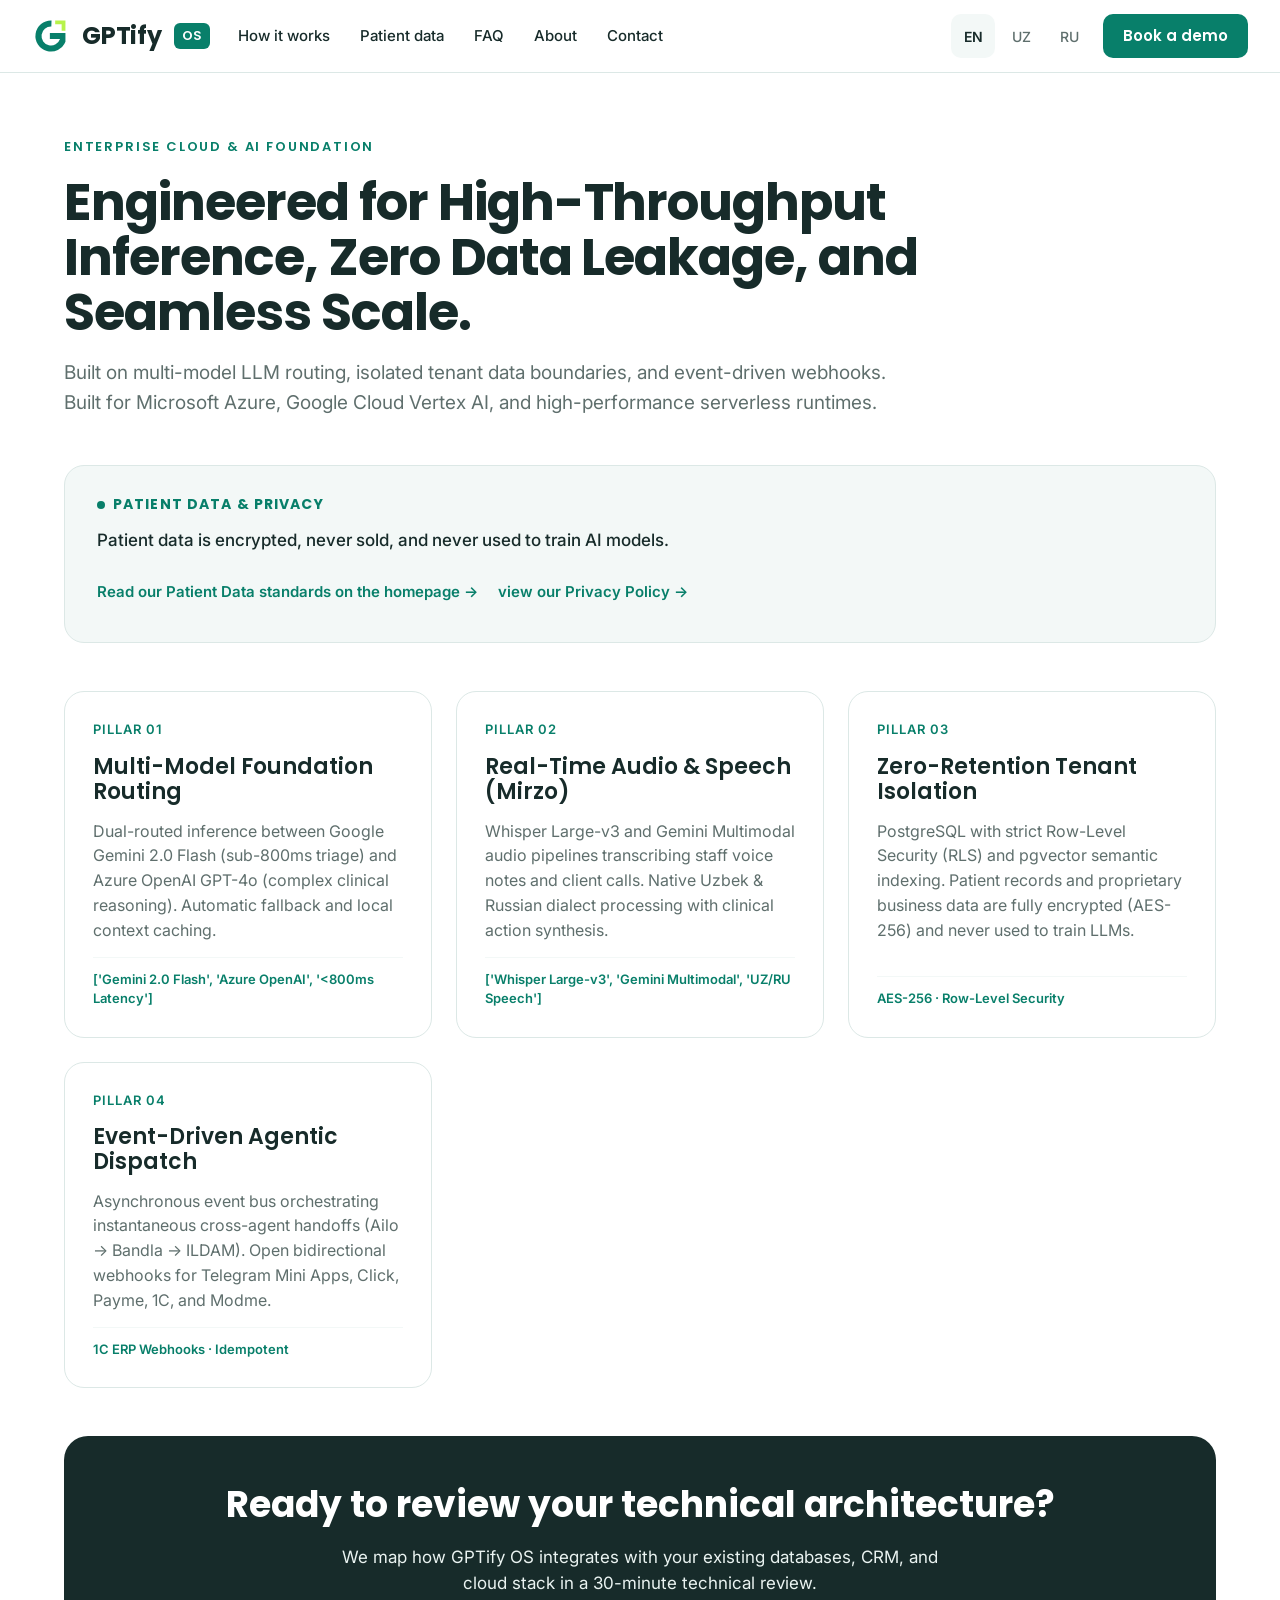
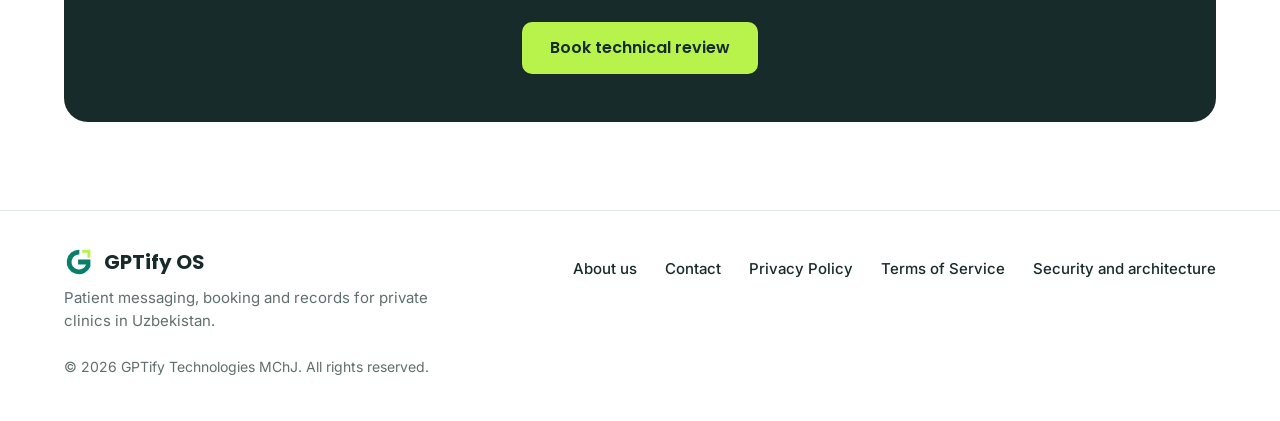
<file: architecture.html>
<!doctype html>
<html lang="en">
<head>
  <meta charset="utf-8">
  <meta name="viewport" content="width=device-width, initial-scale=1">
  <title>Security and Architecture | GPTify OS</title>
  <meta name="description" content="Enterprise cloud and AI foundation engineered for high-throughput inference, zero data leakage, and seamless scale.">
  <link rel="canonical" href="https://gptify.si/architecture.html">
  <link rel="alternate" hreflang="en" href="https://gptify.si/architecture.html">
  <link rel="alternate" hreflang="uz" href="https://gptify.si/uz/architecture.html">
  <link rel="alternate" hreflang="ru" href="https://gptify.si/ru/architecture.html">
  <link rel="alternate" hreflang="x-default" href="https://gptify.si/architecture.html">
  <link rel="stylesheet" href="/style.min.css">
  <link rel="icon" href="/gptify-app-icon.svg" type="image/svg+xml">
</head>
<body>
<header style="display: flex; flex-wrap: wrap; align-items: center; justify-content: space-between; gap: 12px 20px; padding: 14px clamp(16px, 2.5vw, 40px); border-bottom: 1px solid #DCE8E6; background: #FFFFFF; position: sticky; top: 0; z-index: 100;">
  <a href="/" aria-label="GPTify OS home" style="display: flex; align-items: center; gap: 12px; min-height: 44px; text-decoration: none; color: #172B2A; flex-shrink: 0">
    <svg aria-hidden="true" width="38" height="38" viewBox="0 0 100 100" fill="none"><path fill="#087F6A" d="M51.4 9 A41 41 0 1 0 88 65.4 V42 H47 V58 H73.7 A25 25 0 1 1 50.9 25 Z"></path><path fill="#B7F34A" d="M61 9 H88 V36 H78 V19 H61 Z"></path></svg>
    <span style="font-family: 'Poppins', 'Inter', system-ui, sans-serif; font-weight: 700; font-size: 24px; letter-spacing: -0.01em">GPTify</span>
    <span style="font-family: 'Poppins', 'Inter', system-ui, sans-serif; font-weight: 600; font-size: 13px; color: #FFFFFF; background: #087F6A; border-radius: 6px; padding: 3px 8px">OS</span>
  </a>
  <nav aria-label="Main" class="hdr-nav" style="display: flex; flex-wrap: wrap; align-items: center; gap: 4px 14px">
    <a href="/#how" style="display: inline-flex; align-items: center; justify-content: center; min-height: 44px; min-width: 44px; padding: 0 8px; font-size: 15px; font-weight: 500; color: #172B2A; text-decoration: none">How it works</a>
    <a href="/#privacy" style="display: inline-flex; align-items: center; justify-content: center; min-height: 44px; min-width: 44px; padding: 0 8px; font-size: 15px; font-weight: 500; color: #172B2A; text-decoration: none">Patient data</a>
    <a href="/#faq" style="display: inline-flex; align-items: center; justify-content: center; min-height: 44px; min-width: 44px; padding: 0 8px; font-size: 15px; font-weight: 500; color: #172B2A; text-decoration: none">FAQ</a>
    <a href="/about.html" style="display: inline-flex; align-items: center; justify-content: center; min-height: 44px; min-width: 44px; padding: 0 8px; font-size: 15px; text-decoration: none; color: #172B2A; font-weight: 500;">About</a>
    <a href="/contact.html" style="display: inline-flex; align-items: center; justify-content: center; min-height: 44px; min-width: 44px; padding: 0 8px; font-size: 15px; text-decoration: none; color: #172B2A; font-weight: 500;">Contact</a>
  </nav>
  <div style="display: flex; align-items: center; gap: 12px; margin-left: auto; flex-shrink: 0">
    <div class="hdr-lang" style="display: flex; align-items: center; gap: 4px" role="navigation" aria-label="Language selection">
      <a href="/architecture.html" aria-current="true" style="display: inline-flex; align-items: center; justify-content: center; min-width: 44px; min-height: 44px; font-size: 14px; border-radius: 10px; text-decoration: none; background: #F3F8F7; font-weight: 600; color: #172B2A;">EN</a>
      <a href="/uz/architecture.html" aria-current="false" style="display: inline-flex; align-items: center; justify-content: center; min-width: 44px; min-height: 44px; font-size: 14px; border-radius: 10px; text-decoration: none; color: #5F6F6D; font-weight: 500;">UZ</a>
      <a href="/ru/architecture.html" aria-current="false" style="display: inline-flex; align-items: center; justify-content: center; min-width: 44px; min-height: 44px; font-size: 14px; border-radius: 10px; text-decoration: none; color: #5F6F6D; font-weight: 500;">RU</a>
    </div>
    <a class="hdr-cta" href="/#demo" onclick="openLeadModal(); return false;" style="display: inline-flex; align-items: center; justify-content: center; min-height: 44px; padding: 0 20px; background: #087F6A; color: #FFFFFF; font-family: 'Poppins', 'Inter', system-ui, sans-serif; font-weight: 600; font-size: 15px; border-radius: 10px; text-decoration: none">Book a demo</a>
    <button type="button" class="hdr-menu" onclick="openMobileMenu()" aria-label="Open menu" style="align-items: center; justify-content: center; width: 48px; height: 48px; border: 1px solid #DCE8E6; border-radius: 10px; background: transparent; color: #172B2A; cursor: pointer">
      <svg aria-hidden="true" width="22" height="22" viewBox="0 0 24 24" fill="none" stroke="#172B2A" stroke-width="2.2" stroke-linecap="round"><path d="M4 7h16M4 12h16M4 17h16"></path></svg>
    </button>
  </div>
</header>

<!-- Mobile Menu Overlay -->
<div id="mobile-menu" style="display: none; position: fixed; inset: 0; z-index: 1000; background: rgba(23, 43, 42, 0.6); backdrop-filter: blur(4px);" onclick="if(event.target === this) closeMobileMenu()">
  <div style="position: absolute; top: 0; right: 0; bottom: 0; width: min(320px, 85vw); background: #FFFFFF; padding: 24px; display: flex; flex-direction: column; gap: 20px; box-shadow: -4px 0 24px rgba(0,0,0,0.15); overflow-y: auto;">
    <div style="display: flex; align-items: center; justify-content: space-between; border-bottom: 1px solid #DCE8E6; padding-bottom: 16px;">
      <span style="font-family: 'Poppins', 'Inter', sans-serif; font-weight: 700; font-size: 20px; color: #172B2A;">GPTify <span style="font-size: 12px; background: #087F6A; color: #fff; padding: 2px 6px; border-radius: 4px;">OS</span></span>
      <button type="button" onclick="closeMobileMenu()" aria-label="Close menu" style="display: inline-flex; align-items: center; justify-content: center; width: 44px; height: 44px; border: 1px solid #DCE8E6; border-radius: 10px; background: transparent; cursor: pointer;">
        <svg width="20" height="20" viewBox="0 0 24 24" fill="none" stroke="#172B2A" stroke-width="2.2" stroke-linecap="round"><path d="M18 6 6 18M6 6l12 12"></path></svg>
      </button>
    </div>
    <nav style="display: flex; flex-direction: column; gap: 6px;">
      <a href="/#how" onclick="closeMobileMenu()" style="display: flex; align-items: center; min-height: 48px; padding: 0 12px; font-size: 16px; font-weight: 500; color: #172B2A; text-decoration: none; border-radius: 8px;">How it works</a>
      <a href="/#privacy" onclick="closeMobileMenu()" style="display: flex; align-items: center; min-height: 48px; padding: 0 12px; font-size: 16px; font-weight: 500; color: #172B2A; text-decoration: none; border-radius: 8px;">Patient data</a>
      <a href="/#faq" onclick="closeMobileMenu()" style="display: flex; align-items: center; min-height: 48px; padding: 0 12px; font-size: 16px; font-weight: 500; color: #172B2A; text-decoration: none; border-radius: 8px;">FAQ</a>
      <a href="/about.html" onclick="closeMobileMenu()" style="display: flex; align-items: center; min-height: 48px; padding: 0 12px; font-size: 16px; font-weight: 500; color: #172B2A; text-decoration: none; border-radius: 8px;">About</a>
      <a href="/contact.html" onclick="closeMobileMenu()" style="display: flex; align-items: center; min-height: 48px; padding: 0 12px; font-size: 16px; font-weight: 500; color: #172B2A; text-decoration: none; border-radius: 8px;">Contact</a>
    </nav>
    <div style="border-top: 1px solid #DCE8E6; padding-top: 16px; display: flex; flex-direction: column; gap: 14px;">
      <div style="font-size: 13px; font-weight: 600; color: #5F6F6D; text-transform: uppercase; letter-spacing: 0.05em;">Language</div>
      <div style="display: flex; align-items: center; gap: 8px;">
        <a href="/architecture.html" style="display: inline-flex; align-items: center; justify-content: center; min-width: 44px; min-height: 44px; font-size: 15px; border-radius: 8px; text-decoration: none; background: #F3F8F7; font-weight: 600; color: #172B2A;">EN</a>
        <a href="/uz/architecture.html" style="display: inline-flex; align-items: center; justify-content: center; min-width: 44px; min-height: 44px; font-size: 15px; border-radius: 8px; text-decoration: none; color: #5F6F6D; font-weight: 500;">UZ</a>
        <a href="/ru/architecture.html" style="display: inline-flex; align-items: center; justify-content: center; min-width: 44px; min-height: 44px; font-size: 15px; border-radius: 8px; text-decoration: none; color: #5F6F6D; font-weight: 500;">RU</a>
      </div>
      <a href="/#demo" onclick="closeMobileMenu(); openLeadModal(); return false;" style="display: inline-flex; align-items: center; justify-content: center; min-height: 48px; padding: 0 20px; background: #087F6A; color: #FFFFFF; font-family: 'Poppins', 'Inter', sans-serif; font-weight: 600; font-size: 16px; border-radius: 10px; text-decoration: none; margin-top: 8px;">Book a demo</a>
    </div>
  </div>
</div>


<main style="padding: 64px clamp(20px, 5vw, 80px) 88px; display: flex; flex-direction: column; gap: 48px; background: #FFFFFF">
  <div style="display: flex; flex-direction: column; gap: 18px; max-width: 860px">
    <div style="font-family: 'Poppins', 'Inter', system-ui, sans-serif; font-size: 13px; font-weight: 600; letter-spacing: 0.14em; color: #087F6A; text-transform: uppercase">ENTERPRISE CLOUD & AI FOUNDATION</div>
    <h1 style="margin: 0; font-family: 'Poppins', 'Inter', system-ui, sans-serif; font-weight: 700; font-size: clamp(34px, 4vw, 56px); line-height: 1.08; letter-spacing: -0.02em; color: #172B2A">
      Engineered for High-Throughput Inference, Zero Data Leakage, and Seamless Scale.
    </h1>
    <p style="margin: 0; font-size: 19px; line-height: 1.55; color: #5F6F6D">Built on multi-model LLM routing, isolated tenant data boundaries, and event-driven webhooks. Built for Microsoft Azure, Google Cloud Vertex AI, and high-performance serverless runtimes.</p>
  </div>

  <!-- Patient Data & Privacy Callout -->
  <div style="background: #F3F8F7; border: 1px solid #DCE8E6; border-radius: 20px; padding: 28px 32px; display: flex; flex-direction: column; gap: 12px">
    <div style="display: inline-flex; align-items: center; gap: 8px; font-family: 'Poppins', 'Inter', system-ui, sans-serif; font-size: 14px; font-weight: 700; color: #087F6A; text-transform: uppercase; letter-spacing: 0.08em">
      <span aria-hidden="true" style="width: 8px; height: 8px; border-radius: 50%; background: #087F6A"></span>
      Patient Data & Privacy
    </div>
    <p style="margin: 0; font-size: 17px; line-height: 1.6; color: #172B2A; font-weight: 500">Patient data is encrypted, never sold, and never used to train AI models.</p>
    <div style="display: flex; flex-wrap: wrap; gap: 20px; margin-top: 4px; font-size: 15px">
      <a href="/#privacy" style="display: inline-flex; align-items: center; min-height: 44px; font-weight: 600">Read our Patient Data standards on the homepage →</a>
      <a href="/privacy.html" style="display: inline-flex; align-items: center; min-height: 44px; font-weight: 600">view our Privacy Policy →</a>
    </div>
  </div>

  <!-- 4 Pillars Grid -->
  <div style="display: grid; grid-template-columns: repeat(auto-fit, minmax(min(100%, 340px), 1fr)); gap: 24px">
    <div style="background: #FFFFFF; border: 1px solid #DCE8E6; border-radius: 20px; padding: 28px; display: flex; flex-direction: column; gap: 14px">
      <div style="font-size: 13px; font-weight: 600; color: #087F6A; letter-spacing: 0.08em">PILLAR 01</div>
      <h2 style="margin: 0; font-family: 'Poppins', 'Inter', system-ui, sans-serif; font-weight: 600; font-size: 22px; color: #172B2A">Multi-Model Foundation Routing</h2>
      <p style="margin: 0; font-size: 16px; line-height: 1.55; color: #5F6F6D">Dual-routed inference between Google Gemini 2.0 Flash (sub-800ms triage) and Azure OpenAI GPT-4o (complex clinical reasoning). Automatic fallback and local context caching.</p>
      <div style="margin-top: auto; padding-top: 12px; font-size: 13px; font-weight: 600; color: #087F6A; border-top: 1px solid #F3F8F7">['Gemini 2.0 Flash', 'Azure OpenAI', '<800ms Latency']</div>
    </div>
    <div style="background: #FFFFFF; border: 1px solid #DCE8E6; border-radius: 20px; padding: 28px; display: flex; flex-direction: column; gap: 14px">
      <div style="font-size: 13px; font-weight: 600; color: #087F6A; letter-spacing: 0.08em">PILLAR 02</div>
      <h2 style="margin: 0; font-family: 'Poppins', 'Inter', system-ui, sans-serif; font-weight: 600; font-size: 22px; color: #172B2A">Real-Time Audio & Speech (Mirzo)</h2>
      <p style="margin: 0; font-size: 16px; line-height: 1.55; color: #5F6F6D">Whisper Large-v3 and Gemini Multimodal audio pipelines transcribing staff voice notes and client calls. Native Uzbek & Russian dialect processing with clinical action synthesis.</p>
      <div style="margin-top: auto; padding-top: 12px; font-size: 13px; font-weight: 600; color: #087F6A; border-top: 1px solid #F3F8F7">['Whisper Large-v3', 'Gemini Multimodal', 'UZ/RU Speech']</div>
    </div>
    <div style="background: #FFFFFF; border: 1px solid #DCE8E6; border-radius: 20px; padding: 28px; display: flex; flex-direction: column; gap: 14px">
      <div style="font-size: 13px; font-weight: 600; color: #087F6A; letter-spacing: 0.08em">PILLAR 03</div>
      <h2 style="margin: 0; font-family: 'Poppins', 'Inter', system-ui, sans-serif; font-weight: 600; font-size: 22px; color: #172B2A">Zero-Retention Tenant Isolation</h2>
      <p style="margin: 0; font-size: 16px; line-height: 1.55; color: #5F6F6D">PostgreSQL with strict Row-Level Security (RLS) and pgvector semantic indexing. Patient records and proprietary business data are fully encrypted (AES-256) and never used to train LLMs.</p>
      <div style="margin-top: auto; padding-top: 12px; font-size: 13px; font-weight: 600; color: #087F6A; border-top: 1px solid #F3F8F7">AES-256 · Row-Level Security</div>
    </div>
    <div style="background: #FFFFFF; border: 1px solid #DCE8E6; border-radius: 20px; padding: 28px; display: flex; flex-direction: column; gap: 14px">
      <div style="font-size: 13px; font-weight: 600; color: #087F6A; letter-spacing: 0.08em">PILLAR 04</div>
      <h2 style="margin: 0; font-family: 'Poppins', 'Inter', system-ui, sans-serif; font-weight: 600; font-size: 22px; color: #172B2A">Event-Driven Agentic Dispatch</h2>
      <p style="margin: 0; font-size: 16px; line-height: 1.55; color: #5F6F6D">Asynchronous event bus orchestrating instantaneous cross-agent handoffs (Ailo → Bandla → ILDAM). Open bidirectional webhooks for Telegram Mini Apps, Click, Payme, 1C, and Modme.</p>
      <div style="margin-top: auto; padding-top: 12px; font-size: 13px; font-weight: 600; color: #087F6A; border-top: 1px solid #F3F8F7">1C ERP Webhooks · Idempotent</div>
    </div>
  </div>

  <!-- Closing Callout -->
  <div style="background: #172B2A; border-radius: 24px; padding: clamp(28px, 4vw, 48px); display: flex; flex-direction: column; align-items: center; text-align: center; gap: 18px; color: #FFFFFF">
    <h2 style="margin: 0; font-family: 'Poppins', 'Inter', system-ui, sans-serif; font-weight: 700; font-size: clamp(24px, 3vw, 36px); color: #FFFFFF">Ready to review your technical architecture?</h2>
    <p style="margin: 0; max-width: 620px; font-size: 17px; line-height: 1.55; color: #EAF3F1">We map how GPTify OS integrates with your existing databases, CRM, and cloud stack in a 30-minute technical review.</p>
    <a href="#demo" onclick="openLeadModal(); return false;" style="display: inline-flex; align-items: center; min-height: 52px; padding: 0 28px; background: #B7F34A; color: #172B2A; font-family: 'Poppins', 'Inter', system-ui, sans-serif; font-weight: 600; font-size: 16px; border-radius: 10px; text-decoration: none; margin-top: 8px">
      Book technical review
    </a>
  </div>
</main>

<footer style="border-top: 1px solid #DCE8E6; padding: 36px clamp(20px, 5vw, 80px) 44px; display: flex; flex-wrap: wrap; align-items: flex-start; justify-content: space-between; gap: 24px 48px; background: #FFFFFF">
  <div style="display: flex; flex-direction: column; gap: 10px; max-width: 380px">
    <div style="display: flex; align-items: center; gap: 10px">
      <svg aria-hidden="true" width="30" height="30" viewBox="0 0 100 100" fill="none"><path fill="#087F6A" d="M51.4 9 A41 41 0 1 0 88 65.4 V42 H47 V58 H73.7 A25 25 0 1 1 50.9 25 Z"></path><path fill="#B7F34A" d="M61 9 H88 V36 H78 V19 H61 Z"></path></svg>
      <span style="font-family: 'Poppins', 'Inter', system-ui, sans-serif; font-weight: 700; font-size: 20px; color: #172B2A">GPTify OS</span>
    </div>
    <div style="font-size: 15px; line-height: 1.5; color: #5F6F6D">Patient messaging, booking and records for private clinics in Uzbekistan.</div>
  </div>
  <nav aria-label="Footer" style="display: flex; flex-wrap: wrap; gap: 4px 28px">
    <a href="/about.html" style="display: inline-flex; align-items: center; min-height: 44px; min-width: 44px; font-size: 15px; font-weight: 500; color: #172B2A">About us</a>
    <a href="/contact.html" style="display: inline-flex; align-items: center; min-height: 44px; min-width: 44px; font-size: 15px; font-weight: 500; color: #172B2A">Contact</a>
    <a href="/privacy.html" style="display: inline-flex; align-items: center; min-height: 44px; min-width: 44px; font-size: 15px; font-weight: 500; color: #172B2A">Privacy Policy</a>
    <a href="/terms.html" style="display: inline-flex; align-items: center; min-height: 44px; min-width: 44px; font-size: 15px; font-weight: 500; color: #172B2A">Terms of Service</a>
    <a href="/architecture.html" style="display: inline-flex; align-items: center; min-height: 44px; min-width: 44px; font-size: 15px; font-weight: 500; color: #172B2A">Security and architecture</a>
  </nav>
  <div style="flex: 1 1 100%; font-size: 14px; color: #5F6F6D">© 2026 GPTify Technologies MChJ. All rights reserved.</div>
</footer>

<!-- Lead Capture Modal -->
<div id="leadModal" role="dialog" aria-modal="true" aria-labelledby="modalTitle" style="display: none; position: fixed; inset: 0; z-index: 1000; background: rgba(23, 43, 42, 0.6); backdrop-filter: blur(4px); overflow-y: auto; padding: 20px" onclick="if(event.target === this) closeLeadModal()">
  <div style="position: relative; max-width: 520px; margin: 40px auto; background: #FFFFFF; border-radius: 20px; padding: clamp(24px, 4vw, 36px); box-shadow: 0 20px 40px rgba(0,0,0,0.2); border: 1px solid #DCE8E6">
    <button type="button" onclick="closeLeadModal()" aria-label="Close" style="position: absolute; top: 18px; right: 18px; width: 44px; height: 44px; border-radius: 10px; background: #F3F8F7; border: 1px solid #DCE8E6; display: flex; align-items: center; justify-content: center; cursor: pointer; color: #172B2A">
      <svg aria-hidden="true" width="20" height="20" viewBox="0 0 24 24" fill="none" stroke="currentColor" stroke-width="2"><path d="M18 6 6 18M6 6l12 12"></path></svg>
    </button>
    
    <div id="modalBody">
      <h3 id="modalTitle" style="margin: 0 0 8px; font-family: 'Poppins', 'Inter', system-ui, sans-serif; font-size: 24px; font-weight: 700; color: #172B2A">Book a demo</h3>
      <p style="margin: 0 0 20px; font-size: 15px; color: #5F6F6D; line-height: 1.5">See GPTify OS on your own process in 30 minutes.</p>
      
      <form id="leadForm" onsubmit="handleLeadSubmit(event)" style="display: flex; flex-direction: column; gap: 14px">
        <input type="hidden" id="modalLeadInterest" name="interest" value="Clinic Demo">
        
        <div>
          <label for="leadName" style="display: block; font-size: 14px; font-weight: 600; color: #172B2A; margin-bottom: 6px">Your name</label>
          <input type="text" id="leadName" name="name" required autocomplete="name" placeholder="Dilshod Karimov" style="width: 100%; min-height: 48px; border: 1px solid #DCE8E6; border-radius: 10px; padding: 10px 14px; font-size: 16px; color: #172B2A; background: #FFFFFF; outline: none">
        </div>
        
        <div>
          <label for="leadCompany" style="display: block; font-size: 14px; font-weight: 600; color: #172B2A; margin-bottom: 6px">Company or clinic name</label>
          <input type="text" id="leadCompany" name="company" required autocomplete="organization" placeholder="Smile Clinic (stomatologiya)" style="width: 100%; min-height: 48px; border: 1px solid #DCE8E6; border-radius: 10px; padding: 10px 14px; font-size: 16px; color: #172B2A; background: #FFFFFF; outline: none">
        </div>
        
        <div>
          <label for="leadContact" style="display: block; font-size: 14px; font-weight: 600; color: #172B2A; margin-bottom: 6px">Phone number or Telegram</label>
          <input type="text" id="leadContact" name="contact" required autocomplete="tel" placeholder="+998 90 123 45 67 or @username" style="width: 100%; min-height: 48px; border: 1px solid #DCE8E6; border-radius: 10px; padding: 10px 14px; font-size: 16px; color: #172B2A; background: #FFFFFF; outline: none">
        </div>
        
        <div>
          <label for="leadTeamSize" style="display: block; font-size: 14px; font-weight: 600; color: #172B2A; margin-bottom: 6px">Team size</label>
          <select id="leadTeamSize" name="teamSize" style="width: 100%; min-height: 48px; border: 1px solid #DCE8E6; border-radius: 10px; padding: 10px 14px; font-size: 16px; color: #172B2A; background: #FFFFFF; outline: none">
            <option value="1-5">1-5 people</option>
            <option value="6-20" selected>6-15 people</option>
            <option value="21-50">16-50 people</option>
            <option value="50+">50+ people</option>
          </select>
        </div>
        
        <div>
          <label style="display: block; font-size: 14px; font-weight: 600; color: #172B2A; margin-bottom: 6px">Channels you use</label>
          <div style="display: grid; grid-template-columns: repeat(2, 1fr); gap: 8px">
            <label style="display: flex; align-items: center; gap: 8px; font-size: 14px; font-weight: 500; color: #172B2A; background: #F3F8F7; padding: 10px 12px; border-radius: 8px; border: 1px solid #DCE8E6; cursor: pointer; min-height: 44px">
              <input type="checkbox" name="channels" value="Telegram" checked style="accent-color: #087F6A; width: 18px; height: 18px"> Telegram
            </label>
            <label style="display: flex; align-items: center; gap: 8px; font-size: 14px; font-weight: 500; color: #172B2A; background: #F3F8F7; padding: 10px 12px; border-radius: 8px; border: 1px solid #DCE8E6; cursor: pointer; min-height: 44px">
              <input type="checkbox" name="channels" value="WhatsApp" checked style="accent-color: #087F6A; width: 18px; height: 18px"> WhatsApp Business
            </label>
            <label style="display: flex; align-items: center; gap: 8px; font-size: 14px; font-weight: 500; color: #172B2A; background: #F3F8F7; padding: 10px 12px; border-radius: 8px; border: 1px solid #DCE8E6; cursor: pointer; min-height: 44px">
              <input type="checkbox" name="channels" value="Instagram" checked style="accent-color: #087F6A; width: 18px; height: 18px"> Instagram Direct
            </label>
            <label style="display: flex; align-items: center; gap: 8px; font-size: 14px; font-weight: 500; color: #172B2A; background: #F3F8F7; padding: 10px 12px; border-radius: 8px; border: 1px solid #DCE8E6; cursor: pointer; min-height: 44px">
              <input type="checkbox" name="channels" value="Calls" style="accent-color: #087F6A; width: 18px; height: 18px"> Phone calls
            </label>
          </div>
        </div>
        
        <p style="margin: 4px 0 0; font-size: 13px; color: #5F6F6D; line-height: 1.4">No spam. We only use this information to contact you about your demo.</p>
        
        <button type="submit" id="modalSubmitBtn" style="width: 100%; min-height: 52px; background: #087F6A; color: #FFFFFF; font-family: 'Poppins', 'Inter', system-ui, sans-serif; font-size: 16px; font-weight: 600; border-radius: 10px; margin-top: 8px; cursor: pointer">
          Send request
        </button>
      </form>
    </div>
    
    <div id="modalSuccess" style="display: none; text-align: center; padding: 20px 10px">
      <div style="width: 64px; height: 64px; border-radius: 50%; background: #EAF8D2; color: #087F6A; display: inline-flex; align-items: center; justify-content: center; margin-bottom: 16px">
        <svg aria-hidden="true" width="32" height="32" viewBox="0 0 24 24" fill="none" stroke="currentColor" stroke-width="2.5" stroke-linecap="round" stroke-linejoin="round"><path d="M20 6 9 17l-5-5"></path></svg>
      </div>
      <h3 style="margin: 0 0 8px; font-family: 'Poppins', 'Inter', system-ui, sans-serif; font-size: 22px; font-weight: 700; color: #172B2A">Request received!</h3>
      <p style="margin: 0; font-size: 15px; color: #5F6F6D; line-height: 1.5">We will contact you to schedule your session.</p>
      <button type="button" onclick="closeLeadModal()" style="margin-top: 24px; min-height: 44px; padding: 0 24px; background: #087F6A; color: #FFFFFF; border-radius: 8px; font-weight: 600">OK</button>
    </div>
  </div>
</div>

<script>
function openLeadModal(interest) {
  var modal = document.getElementById('leadModal');
  if (modal) {
    if (interest) {
      var field = document.getElementById('modalLeadInterest');
      if (field) field.value = interest;
    }
    modal.style.display = 'block';
    document.body.style.overflow = 'hidden';
  }
}

function closeLeadModal() {
  var modal = document.getElementById('leadModal');
  if (modal) {
    modal.style.display = 'none';
    document.body.style.overflow = '';
  }
}

function openMobileMenu() {
  var m = document.getElementById('mobile-menu');
  if (m) {
    m.style.display = 'block';
    document.body.style.overflow = 'hidden';
  }
}

function closeMobileMenu() {
  var m = document.getElementById('mobile-menu');
  if (m) {
    m.style.display = 'none';
    document.body.style.overflow = '';
  }
}

function handleLeadSubmit(e) {
  e.preventDefault();
  var btn = document.getElementById('modalSubmitBtn');
  var form = document.getElementById('leadForm');
  var channels = Array.from(form.querySelectorAll('input[name="channels"]:checked')).map(function(c) { return c.value; });
  
  var payload = {
    source: 'modal',
    interest: document.getElementById('modalLeadInterest').value,
    name: document.getElementById('leadName').value,
    clinic: document.getElementById('leadCompany').value,
    contact: document.getElementById('leadContact').value,
    teamSize: document.getElementById('leadTeamSize').value,
    channels: channels.join(', '),
    timestamp: new Date().toISOString()
  };
  
  if (btn) {
    btn.disabled = true;
    btn.textContent = "Sending...";
  }
  
  fetch("https://script.google.com/macros/s/AKfycbzM3GZEDsWDc-3SUI4sySAWnJFn6ZolQaYkwo7W4VWG-79J3WVLYeQL7qs5jgAtkK_C_g/exec", {
    method: 'POST',
    mode: 'no-cors',
    headers: { 'Content-Type': 'application/json' },
    body: JSON.stringify(payload)
  }).then(function() {
    document.getElementById('modalBody').style.display = 'none';
    document.getElementById('modalSuccess').style.display = 'block';
  }).catch(function(err) {
    if (btn) {
      btn.disabled = false;
      btn.textContent = "Submission failed. Please write to us directly on Telegram or team@gptify.co";
    }
  });
}

// Clean hashtag handling & smooth scrolling
document.addEventListener('click', function(e) {
  var a = e.target.closest('a');
  if (!a) return;
  var href = a.getAttribute('href');
  if (!href) return;
  
  var hash = '';
  if (href.startsWith('#') && href.length > 1) {
    hash = href.slice(1);
  } else if (href.indexOf('#') !== -1) {
    var parts = href.split('#');
    var targetPath = parts[0];
    var curPath = window.location.pathname;
    if (targetPath === curPath || (targetPath === '/' && (curPath === '/' || curPath === '/index.html')) || (targetPath === '/uz/' && (curPath === '/uz/' || curPath === '/uz/index.html')) || (targetPath === '/ru/' && (curPath === '/ru/' || curPath === '/ru/index.html'))) {
      hash = parts[1];
    }
  }
  
  if (hash) {
    var targetEl = document.getElementById(hash);
    if (targetEl) {
      e.preventDefault();
      targetEl.scrollIntoView({ behavior: 'smooth' });
      if (window.history && window.history.replaceState) {
        window.history.replaceState(null, null, window.location.pathname + window.location.search);
      }
    }
  }
});

if (window.location.hash) {
  var initialTarget = document.getElementById(window.location.hash.slice(1));
  if (initialTarget) {
    setTimeout(function() {
      initialTarget.scrollIntoView({ behavior: 'smooth' });
      if (window.history && window.history.replaceState) {
        window.history.replaceState(null, null, window.location.pathname + window.location.search);
      }
    }, 150);
  } else {
    if (window.history && window.history.replaceState) {
      window.history.replaceState(null, null, window.location.pathname + window.location.search);
    }
  }
}
</script>


</body>
</html>
</file>
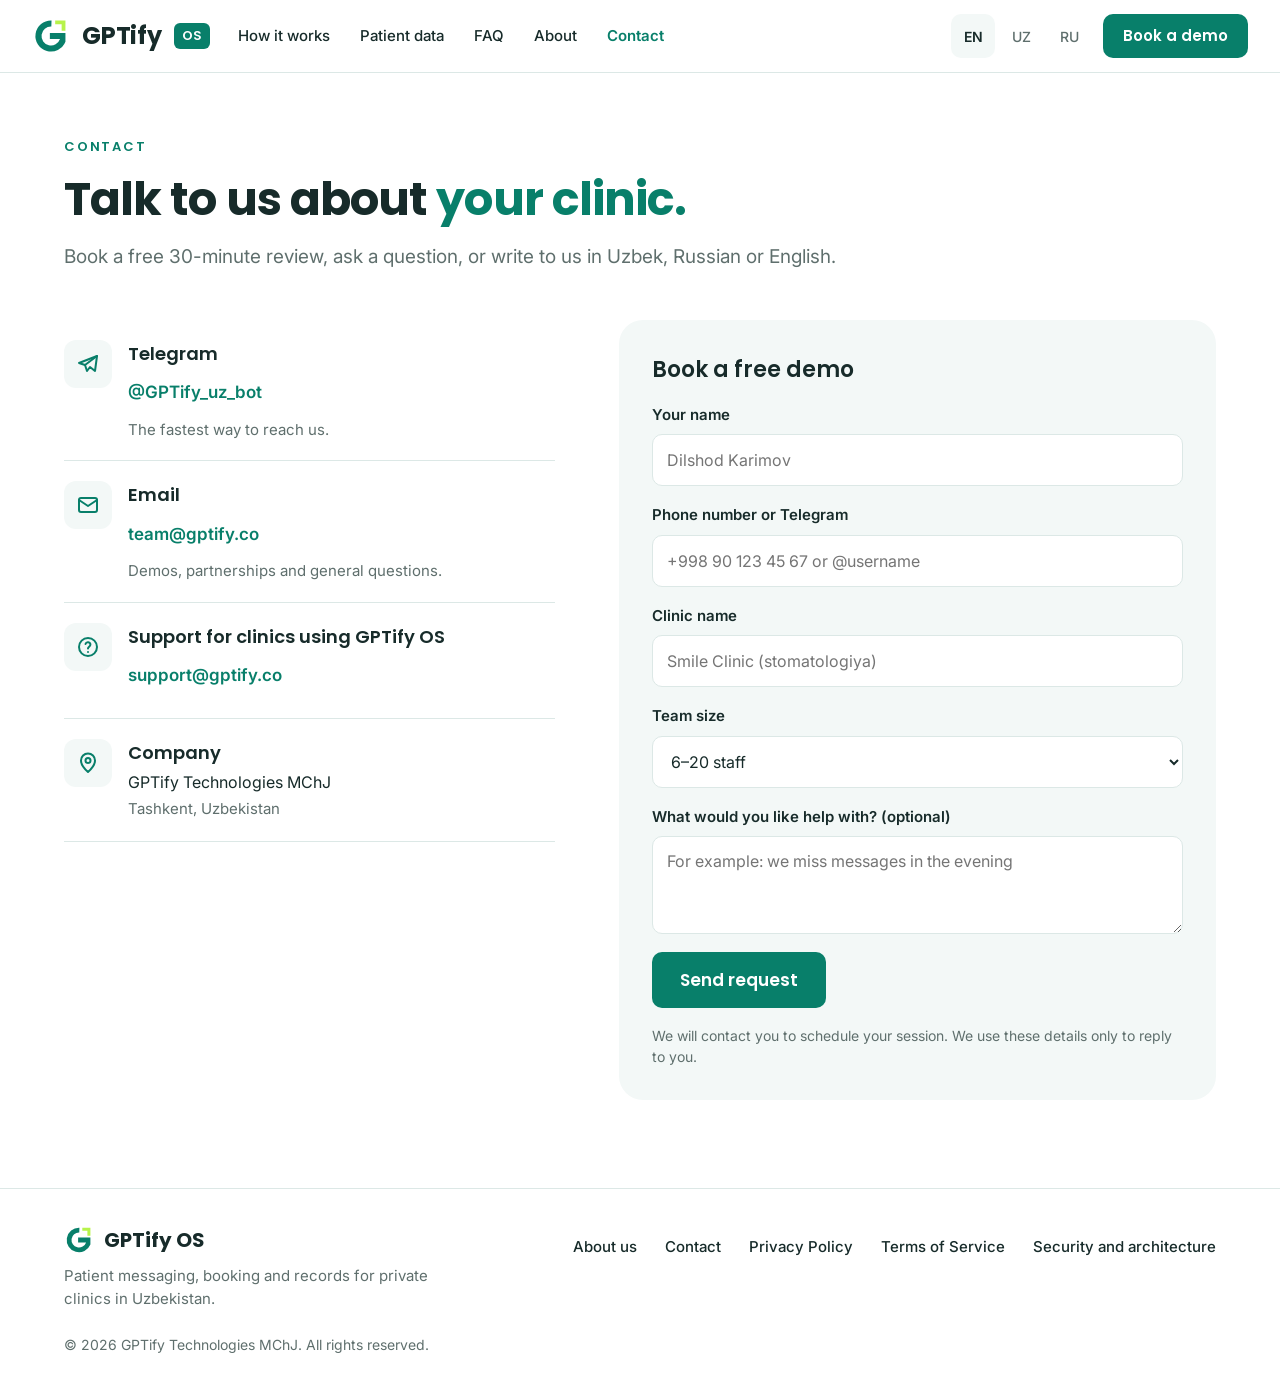
<file: contact.html>
<!doctype html>
<html lang="en">
<head>
  <meta charset="utf-8">
  <meta name="viewport" content="width=device-width, initial-scale=1">
  <title>Contact Us — GPTify OS for Private Clinics</title>
  <meta name="description" content="Talk to us about your clinic. Book a free 30-minute review or reach us via Telegram and email.">
  <link rel="canonical" href="https://gptify.si/contact.html">
  <link rel="alternate" hreflang="en" href="https://gptify.si/contact.html">
  <link rel="alternate" hreflang="uz" href="https://gptify.si/uz/contact.html">
  <link rel="alternate" hreflang="ru" href="https://gptify.si/ru/contact.html">
  <link rel="alternate" hreflang="x-default" href="https://gptify.si/contact.html">
  <link rel="stylesheet" href="/style.min.css">
  <link rel="icon" href="/gptify-app-icon.svg" type="image/svg+xml">
</head>
<body>
<header style="display: flex; flex-wrap: wrap; align-items: center; justify-content: space-between; gap: 12px 20px; padding: 14px clamp(16px, 2.5vw, 40px); border-bottom: 1px solid #DCE8E6; background: #FFFFFF; position: sticky; top: 0; z-index: 100;">
  <a href="/" aria-label="GPTify OS home" style="display: flex; align-items: center; gap: 12px; min-height: 44px; text-decoration: none; color: #172B2A; flex-shrink: 0">
    <svg aria-hidden="true" width="38" height="38" viewBox="0 0 100 100" fill="none"><path fill="#087F6A" d="M51.4 9 A41 41 0 1 0 88 65.4 V42 H47 V58 H73.7 A25 25 0 1 1 50.9 25 Z"></path><path fill="#B7F34A" d="M61 9 H88 V36 H78 V19 H61 Z"></path></svg>
    <span style="font-family: 'Poppins', 'Inter', system-ui, sans-serif; font-weight: 700; font-size: 24px; letter-spacing: -0.01em">GPTify</span>
    <span style="font-family: 'Poppins', 'Inter', system-ui, sans-serif; font-weight: 600; font-size: 13px; color: #FFFFFF; background: #087F6A; border-radius: 6px; padding: 3px 8px">OS</span>
  </a>
  <nav aria-label="Main" class="hdr-nav" style="display: flex; flex-wrap: wrap; align-items: center; gap: 4px 14px">
    <a href="/#how" style="display: inline-flex; align-items: center; justify-content: center; min-height: 44px; min-width: 44px; padding: 0 8px; font-size: 15px; font-weight: 500; color: #172B2A; text-decoration: none">How it works</a>
    <a href="/#privacy" style="display: inline-flex; align-items: center; justify-content: center; min-height: 44px; min-width: 44px; padding: 0 8px; font-size: 15px; font-weight: 500; color: #172B2A; text-decoration: none">Patient data</a>
    <a href="/#faq" style="display: inline-flex; align-items: center; justify-content: center; min-height: 44px; min-width: 44px; padding: 0 8px; font-size: 15px; font-weight: 500; color: #172B2A; text-decoration: none">FAQ</a>
    <a href="/about.html" style="display: inline-flex; align-items: center; justify-content: center; min-height: 44px; min-width: 44px; padding: 0 8px; font-size: 15px; text-decoration: none; color: #172B2A; font-weight: 500;">About</a>
    <a href="/contact.html" style="display: inline-flex; align-items: center; justify-content: center; min-height: 44px; min-width: 44px; padding: 0 8px; font-size: 15px; text-decoration: none; color: #087F6A; font-weight: 600;">Contact</a>
  </nav>
  <div style="display: flex; align-items: center; gap: 12px; margin-left: auto; flex-shrink: 0">
    <div class="hdr-lang" style="display: flex; align-items: center; gap: 4px" role="navigation" aria-label="Language selection">
      <a href="/contact.html" aria-current="true" style="display: inline-flex; align-items: center; justify-content: center; min-width: 44px; min-height: 44px; font-size: 14px; border-radius: 10px; text-decoration: none; background: #F3F8F7; font-weight: 600; color: #172B2A;">EN</a>
      <a href="/uz/contact.html" aria-current="false" style="display: inline-flex; align-items: center; justify-content: center; min-width: 44px; min-height: 44px; font-size: 14px; border-radius: 10px; text-decoration: none; color: #5F6F6D; font-weight: 500;">UZ</a>
      <a href="/ru/contact.html" aria-current="false" style="display: inline-flex; align-items: center; justify-content: center; min-width: 44px; min-height: 44px; font-size: 14px; border-radius: 10px; text-decoration: none; color: #5F6F6D; font-weight: 500;">RU</a>
    </div>
    <a class="hdr-cta" href="/#demo" onclick="openLeadModal(); return false;" style="display: inline-flex; align-items: center; justify-content: center; min-height: 44px; padding: 0 20px; background: #087F6A; color: #FFFFFF; font-family: 'Poppins', 'Inter', system-ui, sans-serif; font-weight: 600; font-size: 15px; border-radius: 10px; text-decoration: none">Book a demo</a>
    <button type="button" class="hdr-menu" onclick="openMobileMenu()" aria-label="Open menu" style="align-items: center; justify-content: center; width: 48px; height: 48px; border: 1px solid #DCE8E6; border-radius: 10px; background: transparent; color: #172B2A; cursor: pointer">
      <svg aria-hidden="true" width="22" height="22" viewBox="0 0 24 24" fill="none" stroke="#172B2A" stroke-width="2.2" stroke-linecap="round"><path d="M4 7h16M4 12h16M4 17h16"></path></svg>
    </button>
  </div>
</header>

<!-- Mobile Menu Overlay -->
<div id="mobile-menu" style="display: none; position: fixed; inset: 0; z-index: 1000; background: rgba(23, 43, 42, 0.6); backdrop-filter: blur(4px);" onclick="if(event.target === this) closeMobileMenu()">
  <div style="position: absolute; top: 0; right: 0; bottom: 0; width: min(320px, 85vw); background: #FFFFFF; padding: 24px; display: flex; flex-direction: column; gap: 20px; box-shadow: -4px 0 24px rgba(0,0,0,0.15); overflow-y: auto;">
    <div style="display: flex; align-items: center; justify-content: space-between; border-bottom: 1px solid #DCE8E6; padding-bottom: 16px;">
      <span style="font-family: 'Poppins', 'Inter', sans-serif; font-weight: 700; font-size: 20px; color: #172B2A;">GPTify <span style="font-size: 12px; background: #087F6A; color: #fff; padding: 2px 6px; border-radius: 4px;">OS</span></span>
      <button type="button" onclick="closeMobileMenu()" aria-label="Close menu" style="display: inline-flex; align-items: center; justify-content: center; width: 44px; height: 44px; border: 1px solid #DCE8E6; border-radius: 10px; background: transparent; cursor: pointer;">
        <svg width="20" height="20" viewBox="0 0 24 24" fill="none" stroke="#172B2A" stroke-width="2.2" stroke-linecap="round"><path d="M18 6 6 18M6 6l12 12"></path></svg>
      </button>
    </div>
    <nav style="display: flex; flex-direction: column; gap: 6px;">
      <a href="/#how" onclick="closeMobileMenu()" style="display: flex; align-items: center; min-height: 48px; padding: 0 12px; font-size: 16px; font-weight: 500; color: #172B2A; text-decoration: none; border-radius: 8px;">How it works</a>
      <a href="/#privacy" onclick="closeMobileMenu()" style="display: flex; align-items: center; min-height: 48px; padding: 0 12px; font-size: 16px; font-weight: 500; color: #172B2A; text-decoration: none; border-radius: 8px;">Patient data</a>
      <a href="/#faq" onclick="closeMobileMenu()" style="display: flex; align-items: center; min-height: 48px; padding: 0 12px; font-size: 16px; font-weight: 500; color: #172B2A; text-decoration: none; border-radius: 8px;">FAQ</a>
      <a href="/about.html" onclick="closeMobileMenu()" style="display: flex; align-items: center; min-height: 48px; padding: 0 12px; font-size: 16px; font-weight: 500; color: #172B2A; text-decoration: none; border-radius: 8px;">About</a>
      <a href="/contact.html" onclick="closeMobileMenu()" style="display: flex; align-items: center; min-height: 48px; padding: 0 12px; font-size: 16px; font-weight: 500; color: #172B2A; text-decoration: none; border-radius: 8px;">Contact</a>
    </nav>
    <div style="border-top: 1px solid #DCE8E6; padding-top: 16px; display: flex; flex-direction: column; gap: 14px;">
      <div style="font-size: 13px; font-weight: 600; color: #5F6F6D; text-transform: uppercase; letter-spacing: 0.05em;">Language</div>
      <div style="display: flex; align-items: center; gap: 8px;">
        <a href="/contact.html" style="display: inline-flex; align-items: center; justify-content: center; min-width: 44px; min-height: 44px; font-size: 15px; border-radius: 8px; text-decoration: none; background: #F3F8F7; font-weight: 600; color: #172B2A;">EN</a>
        <a href="/uz/contact.html" style="display: inline-flex; align-items: center; justify-content: center; min-width: 44px; min-height: 44px; font-size: 15px; border-radius: 8px; text-decoration: none; color: #5F6F6D; font-weight: 500;">UZ</a>
        <a href="/ru/contact.html" style="display: inline-flex; align-items: center; justify-content: center; min-width: 44px; min-height: 44px; font-size: 15px; border-radius: 8px; text-decoration: none; color: #5F6F6D; font-weight: 500;">RU</a>
      </div>
      <a href="/#demo" onclick="closeMobileMenu(); openLeadModal(); return false;" style="display: inline-flex; align-items: center; justify-content: center; min-height: 48px; padding: 0 20px; background: #087F6A; color: #FFFFFF; font-family: 'Poppins', 'Inter', sans-serif; font-weight: 600; font-size: 16px; border-radius: 10px; text-decoration: none; margin-top: 8px;">Book a demo</a>
    </div>
  </div>
</div>


<main style="padding: 64px clamp(20px, 5vw, 80px) 88px; display: flex; flex-direction: column; gap: 48px; background: #FFFFFF">
  <div style="display: flex; flex-direction: column; gap: 18px; max-width: 820px">
    <div style="font-family: 'Poppins', 'Inter', system-ui, sans-serif; font-size: 13px; font-weight: 600; letter-spacing: 0.14em; color: #087F6A; text-transform: uppercase">Contact</div>
    <h1 style="margin: 0; font-family: 'Poppins', 'Inter', system-ui, sans-serif; font-weight: 700; font-size: clamp(34px, 3.6vw, 52px); line-height: 1.08; letter-spacing: -0.02em; color: #172B2A">
      Talk to us about <span style="color: #087F6A">your clinic.</span>
    </h1>
    <p style="margin: 0; font-size: 19px; line-height: 1.55; color: #5F6F6D">Book a free 30-minute review, ask a question, or write to us in Uzbek, Russian or English.</p>
  </div>
  <div style="display: flex; flex-wrap: wrap; gap: 40px 64px; align-items: flex-start">
    <div style="flex: 1 1 360px; min-width: 0; display: flex; flex-direction: column">
      <div style="display: flex; gap: 16px; align-items: flex-start; padding: 20px 0; border-bottom: 1px solid #DCE8E6">
        <div style="flex: none; display: flex; align-items: center; justify-content: center; width: 48px; height: 48px; border-radius: 12px; background: #F3F8F7">
          <svg aria-hidden="true" width="24" height="24" viewBox="0 0 24 24" fill="none" stroke="#087F6A" stroke-width="2" stroke-linecap="round" stroke-linejoin="round"><path d="m21 4-18 7 6 2 2 6 3-4 5 4z"></path><path d="m9 13 12-9"></path></svg>
        </div>
        <div style="display: flex; flex-direction: column; gap: 4px; min-width: 0">
          <div style="font-family: 'Poppins', 'Inter', system-ui, sans-serif; font-weight: 600; font-size: 18px; color: #172B2A">Telegram</div>
          <a href="https://t.me/GPTify_uz_bot?start=os_demo" style="display: inline-flex; align-items: center; min-height: 44px; font-size: 17px; font-weight: 600; word-break: break-word">@GPTify_uz_bot</a>
          <div style="font-size: 15px; line-height: 1.45; color: #5F6F6D">The fastest way to reach us.</div>
        </div>
      </div>
      <div style="display: flex; gap: 16px; align-items: flex-start; padding: 20px 0; border-bottom: 1px solid #DCE8E6">
        <div style="flex: none; display: flex; align-items: center; justify-content: center; width: 48px; height: 48px; border-radius: 12px; background: #F3F8F7">
          <svg aria-hidden="true" width="24" height="24" viewBox="0 0 24 24" fill="none" stroke="#087F6A" stroke-width="2" stroke-linecap="round" stroke-linejoin="round"><rect x="3" y="5" width="18" height="14" rx="2"></rect><path d="m3 7 9 6 9-6"></path></svg>
        </div>
        <div style="display: flex; flex-direction: column; gap: 4px; min-width: 0">
          <div style="font-family: 'Poppins', 'Inter', system-ui, sans-serif; font-weight: 600; font-size: 18px; color: #172B2A">Email</div>
          <a href="mailto:team@gptify.co" style="display: inline-flex; align-items: center; min-height: 44px; font-size: 17px; font-weight: 600; word-break: break-word">team@gptify.co</a>
          <div style="font-size: 15px; line-height: 1.45; color: #5F6F6D">Demos, partnerships and general questions.</div>
        </div>
      </div>
      <div style="display: flex; gap: 16px; align-items: flex-start; padding: 20px 0; border-bottom: 1px solid #DCE8E6">
        <div style="flex: none; display: flex; align-items: center; justify-content: center; width: 48px; height: 48px; border-radius: 12px; background: #F3F8F7">
          <svg aria-hidden="true" width="24" height="24" viewBox="0 0 24 24" fill="none" stroke="#087F6A" stroke-width="2" stroke-linecap="round" stroke-linejoin="round"><circle cx="12" cy="12" r="9"></circle><path d="M9.5 9a2.5 2.5 0 0 1 4.9.8c0 1.7-2.4 2.2-2.4 3.7"></path><path d="M12 17h.01"></path></svg>
        </div>
        <div style="display: flex; flex-direction: column; gap: 4px; min-width: 0">
          <div style="font-family: 'Poppins', 'Inter', system-ui, sans-serif; font-weight: 600; font-size: 18px; color: #172B2A">Support for clinics using GPTify OS</div>
          <a href="mailto:support@gptify.co" style="display: inline-flex; align-items: center; min-height: 44px; font-size: 17px; font-weight: 600; word-break: break-word">support@gptify.co</a>
        </div>
      </div>
      <div style="display: flex; gap: 16px; align-items: flex-start; padding: 20px 0; border-bottom: 1px solid #DCE8E6">
        <div style="flex: none; display: flex; align-items: center; justify-content: center; width: 48px; height: 48px; border-radius: 12px; background: #F3F8F7">
          <svg aria-hidden="true" width="24" height="24" viewBox="0 0 24 24" fill="none" stroke="#087F6A" stroke-width="2" stroke-linecap="round" stroke-linejoin="round"><path d="M12 21s-7-6.2-7-11.5A7 7 0 0 1 19 9.5C19 14.8 12 21 12 21z"></path><circle cx="12" cy="9.5" r="2.5"></circle></svg>
        </div>
        <div style="display: flex; flex-direction: column; gap: 4px; min-width: 0">
          <div style="font-family: 'Poppins', 'Inter', system-ui, sans-serif; font-weight: 600; font-size: 18px; color: #172B2A">Company</div>
          <div style="font-size: 16px; color: #172B2A">GPTify Technologies MChJ</div>
          <div style="font-size: 15px; color: #5F6F6D">Tashkent, Uzbekistan</div>
        </div>
      </div>
    </div>

    <!-- Standalone Contact Form -->
    <form id="contactForm" onsubmit="handleContactSubmit(event)" style="flex: 1.2 1 440px; min-width: 0; background: #F3F8F7; border-radius: 24px; padding: clamp(20px, 2.6vw, 36px); display: flex; flex-direction: column; gap: 18px">
      <div style="font-family: 'Poppins', 'Inter', system-ui, sans-serif; font-weight: 600; font-size: 22px; color: #172B2A">Book a free demo</div>
      <div style="display: flex; flex-direction: column; gap: 8px">
        <label for="c-name" style="font-size: 15px; font-weight: 600; color: #172B2A">Your name</label>
        <input id="c-name" name="name" type="text" required placeholder="Dilshod Karimov" autocomplete="name" style="box-sizing: border-box; width: 100%; min-height: 52px; padding: 12px 14px; border: 1px solid #DCE8E6; border-radius: 10px; background: #FFFFFF; font: inherit; font-size: 16px; color: #172B2A">
      </div>
      <div style="display: flex; flex-direction: column; gap: 8px">
        <label for="c-contact" style="font-size: 15px; font-weight: 600; color: #172B2A">Phone number or Telegram</label>
        <input id="c-contact" name="contact" type="text" required placeholder="+998 90 123 45 67 or @username" autocomplete="tel" style="box-sizing: border-box; width: 100%; min-height: 52px; padding: 12px 14px; border: 1px solid #DCE8E6; border-radius: 10px; background: #FFFFFF; font: inherit; font-size: 16px; color: #172B2A">
      </div>
      <div style="display: flex; flex-direction: column; gap: 8px">
        <label for="c-clinic" style="font-size: 15px; font-weight: 600; color: #172B2A">Clinic name</label>
        <input id="c-clinic" name="clinic" type="text" required placeholder="Smile Clinic (stomatologiya)" autocomplete="organization" style="box-sizing: border-box; width: 100%; min-height: 52px; padding: 12px 14px; border: 1px solid #DCE8E6; border-radius: 10px; background: #FFFFFF; font: inherit; font-size: 16px; color: #172B2A">
      </div>
      <div style="display: flex; flex-direction: column; gap: 8px">
        <label for="c-size" style="font-size: 15px; font-weight: 600; color: #172B2A">Team size</label>
        <select id="c-size" name="teamSize" style="box-sizing: border-box; width: 100%; min-height: 52px; padding: 12px 14px; border: 1px solid #DCE8E6; border-radius: 10px; background: #FFFFFF; font: inherit; font-size: 16px; color: #172B2A">
          <option>1–5 staff</option>
          <option selected>6–20 staff</option>
          <option>21–50 staff</option>
          <option>50+ staff</option>
        </select>
      </div>
      <div style="display: flex; flex-direction: column; gap: 8px">
        <label for="c-msg" style="font-size: 15px; font-weight: 600; color: #172B2A">What would you like help with? (optional)</label>
        <textarea id="c-msg" name="notes" rows="3" placeholder="For example: we miss messages in the evening" style="box-sizing: border-box; width: 100%; padding: 12px 14px; border: 1px solid #DCE8E6; border-radius: 10px; background: #FFFFFF; font: inherit; font-size: 16px; color: #172B2A; resize: vertical"></textarea>
      </div>
      <button type="submit" id="contactSubmitBtn" style="align-self: flex-start; min-height: 56px; padding: 0 28px; border: 0; border-radius: 10px; background: #087F6A; color: #FFFFFF; font-family: 'Poppins', 'Inter', system-ui, sans-serif; font-weight: 600; font-size: 17px; cursor: pointer">
        Send request
      </button>
      <div style="font-size: 14px; line-height: 1.45; color: #5F6F6D">We will contact you to schedule your session. We use these details only to reply to you.</div>
    </form>
  </div>
</main>

<footer style="border-top: 1px solid #DCE8E6; padding: 36px clamp(20px, 5vw, 80px) 44px; display: flex; flex-wrap: wrap; align-items: flex-start; justify-content: space-between; gap: 24px 48px; background: #FFFFFF">
  <div style="display: flex; flex-direction: column; gap: 10px; max-width: 380px">
    <div style="display: flex; align-items: center; gap: 10px">
      <svg aria-hidden="true" width="30" height="30" viewBox="0 0 100 100" fill="none"><path fill="#087F6A" d="M51.4 9 A41 41 0 1 0 88 65.4 V42 H47 V58 H73.7 A25 25 0 1 1 50.9 25 Z"></path><path fill="#B7F34A" d="M61 9 H88 V36 H78 V19 H61 Z"></path></svg>
      <span style="font-family: 'Poppins', 'Inter', system-ui, sans-serif; font-weight: 700; font-size: 20px; color: #172B2A">GPTify OS</span>
    </div>
    <div style="font-size: 15px; line-height: 1.5; color: #5F6F6D">Patient messaging, booking and records for private clinics in Uzbekistan.</div>
  </div>
  <nav aria-label="Footer" style="display: flex; flex-wrap: wrap; gap: 4px 28px">
    <a href="/about.html" style="display: inline-flex; align-items: center; min-height: 44px; min-width: 44px; font-size: 15px; font-weight: 500; color: #172B2A">About us</a>
    <a href="/contact.html" style="display: inline-flex; align-items: center; min-height: 44px; min-width: 44px; font-size: 15px; font-weight: 500; color: #172B2A">Contact</a>
    <a href="/privacy.html" style="display: inline-flex; align-items: center; min-height: 44px; min-width: 44px; font-size: 15px; font-weight: 500; color: #172B2A">Privacy Policy</a>
    <a href="/terms.html" style="display: inline-flex; align-items: center; min-height: 44px; min-width: 44px; font-size: 15px; font-weight: 500; color: #172B2A">Terms of Service</a>
    <a href="/architecture.html" style="display: inline-flex; align-items: center; min-height: 44px; min-width: 44px; font-size: 15px; font-weight: 500; color: #172B2A">Security and architecture</a>
  </nav>
  <div style="flex: 1 1 100%; font-size: 14px; color: #5F6F6D">© 2026 GPTify Technologies MChJ. All rights reserved.</div>
</footer>

<!-- Lead Capture Modal -->
<div id="leadModal" role="dialog" aria-modal="true" aria-labelledby="modalTitle" style="display: none; position: fixed; inset: 0; z-index: 1000; background: rgba(23, 43, 42, 0.6); backdrop-filter: blur(4px); overflow-y: auto; padding: 20px" onclick="if(event.target === this) closeLeadModal()">
  <div style="position: relative; max-width: 520px; margin: 40px auto; background: #FFFFFF; border-radius: 20px; padding: clamp(24px, 4vw, 36px); box-shadow: 0 20px 40px rgba(0,0,0,0.2); border: 1px solid #DCE8E6">
    <button type="button" onclick="closeLeadModal()" aria-label="Close" style="position: absolute; top: 18px; right: 18px; width: 44px; height: 44px; border-radius: 10px; background: #F3F8F7; border: 1px solid #DCE8E6; display: flex; align-items: center; justify-content: center; cursor: pointer; color: #172B2A">
      <svg aria-hidden="true" width="20" height="20" viewBox="0 0 24 24" fill="none" stroke="currentColor" stroke-width="2"><path d="M18 6 6 18M6 6l12 12"></path></svg>
    </button>
    
    <div id="modalBody">
      <h3 id="modalTitle" style="margin: 0 0 8px; font-family: 'Poppins', 'Inter', system-ui, sans-serif; font-size: 24px; font-weight: 700; color: #172B2A">Book a demo</h3>
      <p style="margin: 0 0 20px; font-size: 15px; color: #5F6F6D; line-height: 1.5">See GPTify OS on your own process in 30 minutes.</p>
      
      <form id="leadForm" onsubmit="handleLeadSubmit(event)" style="display: flex; flex-direction: column; gap: 14px">
        <input type="hidden" id="modalLeadInterest" name="interest" value="Clinic Demo">
        
        <div>
          <label for="leadName" style="display: block; font-size: 14px; font-weight: 600; color: #172B2A; margin-bottom: 6px">Your name</label>
          <input type="text" id="leadName" name="name" required autocomplete="name" placeholder="Dilshod Karimov" style="width: 100%; min-height: 48px; border: 1px solid #DCE8E6; border-radius: 10px; padding: 10px 14px; font-size: 16px; color: #172B2A; background: #FFFFFF; outline: none">
        </div>
        
        <div>
          <label for="leadCompany" style="display: block; font-size: 14px; font-weight: 600; color: #172B2A; margin-bottom: 6px">Company or clinic name</label>
          <input type="text" id="leadCompany" name="company" required autocomplete="organization" placeholder="Smile Clinic (stomatologiya)" style="width: 100%; min-height: 48px; border: 1px solid #DCE8E6; border-radius: 10px; padding: 10px 14px; font-size: 16px; color: #172B2A; background: #FFFFFF; outline: none">
        </div>
        
        <div>
          <label for="leadContact" style="display: block; font-size: 14px; font-weight: 600; color: #172B2A; margin-bottom: 6px">Phone number or Telegram</label>
          <input type="text" id="leadContact" name="contact" required autocomplete="tel" placeholder="+998 90 123 45 67 or @username" style="width: 100%; min-height: 48px; border: 1px solid #DCE8E6; border-radius: 10px; padding: 10px 14px; font-size: 16px; color: #172B2A; background: #FFFFFF; outline: none">
        </div>
        
        <div>
          <label for="leadTeamSize" style="display: block; font-size: 14px; font-weight: 600; color: #172B2A; margin-bottom: 6px">Team size</label>
          <select id="leadTeamSize" name="teamSize" style="width: 100%; min-height: 48px; border: 1px solid #DCE8E6; border-radius: 10px; padding: 10px 14px; font-size: 16px; color: #172B2A; background: #FFFFFF; outline: none">
            <option value="1-5">1-5 people</option>
            <option value="6-20" selected>6-15 people</option>
            <option value="21-50">16-50 people</option>
            <option value="50+">50+ people</option>
          </select>
        </div>
        
        <div>
          <label style="display: block; font-size: 14px; font-weight: 600; color: #172B2A; margin-bottom: 6px">Channels you use</label>
          <div style="display: grid; grid-template-columns: repeat(2, 1fr); gap: 8px">
            <label style="display: flex; align-items: center; gap: 8px; font-size: 14px; font-weight: 500; color: #172B2A; background: #F3F8F7; padding: 10px 12px; border-radius: 8px; border: 1px solid #DCE8E6; cursor: pointer; min-height: 44px">
              <input type="checkbox" name="channels" value="Telegram" checked style="accent-color: #087F6A; width: 18px; height: 18px"> Telegram
            </label>
            <label style="display: flex; align-items: center; gap: 8px; font-size: 14px; font-weight: 500; color: #172B2A; background: #F3F8F7; padding: 10px 12px; border-radius: 8px; border: 1px solid #DCE8E6; cursor: pointer; min-height: 44px">
              <input type="checkbox" name="channels" value="WhatsApp" checked style="accent-color: #087F6A; width: 18px; height: 18px"> WhatsApp Business
            </label>
            <label style="display: flex; align-items: center; gap: 8px; font-size: 14px; font-weight: 500; color: #172B2A; background: #F3F8F7; padding: 10px 12px; border-radius: 8px; border: 1px solid #DCE8E6; cursor: pointer; min-height: 44px">
              <input type="checkbox" name="channels" value="Instagram" checked style="accent-color: #087F6A; width: 18px; height: 18px"> Instagram Direct
            </label>
            <label style="display: flex; align-items: center; gap: 8px; font-size: 14px; font-weight: 500; color: #172B2A; background: #F3F8F7; padding: 10px 12px; border-radius: 8px; border: 1px solid #DCE8E6; cursor: pointer; min-height: 44px">
              <input type="checkbox" name="channels" value="Calls" style="accent-color: #087F6A; width: 18px; height: 18px"> Phone calls
            </label>
          </div>
        </div>
        
        <p style="margin: 4px 0 0; font-size: 13px; color: #5F6F6D; line-height: 1.4">No spam. We only use this information to contact you about your demo.</p>
        
        <button type="submit" id="modalSubmitBtn" style="width: 100%; min-height: 52px; background: #087F6A; color: #FFFFFF; font-family: 'Poppins', 'Inter', system-ui, sans-serif; font-size: 16px; font-weight: 600; border-radius: 10px; margin-top: 8px; cursor: pointer">
          Send request
        </button>
      </form>
    </div>
    
    <div id="modalSuccess" style="display: none; text-align: center; padding: 20px 10px">
      <div style="width: 64px; height: 64px; border-radius: 50%; background: #EAF8D2; color: #087F6A; display: inline-flex; align-items: center; justify-content: center; margin-bottom: 16px">
        <svg aria-hidden="true" width="32" height="32" viewBox="0 0 24 24" fill="none" stroke="currentColor" stroke-width="2.5" stroke-linecap="round" stroke-linejoin="round"><path d="M20 6 9 17l-5-5"></path></svg>
      </div>
      <h3 style="margin: 0 0 8px; font-family: 'Poppins', 'Inter', system-ui, sans-serif; font-size: 22px; font-weight: 700; color: #172B2A">Request received!</h3>
      <p style="margin: 0; font-size: 15px; color: #5F6F6D; line-height: 1.5">We will contact you to schedule your session.</p>
      <button type="button" onclick="closeLeadModal()" style="margin-top: 24px; min-height: 44px; padding: 0 24px; background: #087F6A; color: #FFFFFF; border-radius: 8px; font-weight: 600">OK</button>
    </div>
  </div>
</div>

<script>
function openLeadModal(interest) {
  var modal = document.getElementById('leadModal');
  if (modal) {
    if (interest) {
      var field = document.getElementById('modalLeadInterest');
      if (field) field.value = interest;
    }
    modal.style.display = 'block';
    document.body.style.overflow = 'hidden';
  }
}

function closeLeadModal() {
  var modal = document.getElementById('leadModal');
  if (modal) {
    modal.style.display = 'none';
    document.body.style.overflow = '';
  }
}

function openMobileMenu() {
  var m = document.getElementById('mobile-menu');
  if (m) {
    m.style.display = 'block';
    document.body.style.overflow = 'hidden';
  }
}

function closeMobileMenu() {
  var m = document.getElementById('mobile-menu');
  if (m) {
    m.style.display = 'none';
    document.body.style.overflow = '';
  }
}

function handleLeadSubmit(e) {
  e.preventDefault();
  var btn = document.getElementById('modalSubmitBtn');
  var form = document.getElementById('leadForm');
  var channels = Array.from(form.querySelectorAll('input[name="channels"]:checked')).map(function(c) { return c.value; });
  
  var payload = {
    source: 'modal',
    interest: document.getElementById('modalLeadInterest').value,
    name: document.getElementById('leadName').value,
    clinic: document.getElementById('leadCompany').value,
    contact: document.getElementById('leadContact').value,
    teamSize: document.getElementById('leadTeamSize').value,
    channels: channels.join(', '),
    timestamp: new Date().toISOString()
  };
  
  if (btn) {
    btn.disabled = true;
    btn.textContent = "Sending...";
  }
  
  fetch("https://script.google.com/macros/s/AKfycbzM3GZEDsWDc-3SUI4sySAWnJFn6ZolQaYkwo7W4VWG-79J3WVLYeQL7qs5jgAtkK_C_g/exec", {
    method: 'POST',
    mode: 'no-cors',
    headers: { 'Content-Type': 'application/json' },
    body: JSON.stringify(payload)
  }).then(function() {
    document.getElementById('modalBody').style.display = 'none';
    document.getElementById('modalSuccess').style.display = 'block';
  }).catch(function(err) {
    if (btn) {
      btn.disabled = false;
      btn.textContent = "Submission failed. Please write to us directly on Telegram or team@gptify.co";
    }
  });
}

// Clean hashtag handling & smooth scrolling
document.addEventListener('click', function(e) {
  var a = e.target.closest('a');
  if (!a) return;
  var href = a.getAttribute('href');
  if (!href) return;
  
  var hash = '';
  if (href.startsWith('#') && href.length > 1) {
    hash = href.slice(1);
  } else if (href.indexOf('#') !== -1) {
    var parts = href.split('#');
    var targetPath = parts[0];
    var curPath = window.location.pathname;
    if (targetPath === curPath || (targetPath === '/' && (curPath === '/' || curPath === '/index.html')) || (targetPath === '/uz/' && (curPath === '/uz/' || curPath === '/uz/index.html')) || (targetPath === '/ru/' && (curPath === '/ru/' || curPath === '/ru/index.html'))) {
      hash = parts[1];
    }
  }
  
  if (hash) {
    var targetEl = document.getElementById(hash);
    if (targetEl) {
      e.preventDefault();
      targetEl.scrollIntoView({ behavior: 'smooth' });
      if (window.history && window.history.replaceState) {
        window.history.replaceState(null, null, window.location.pathname + window.location.search);
      }
    }
  }
});

if (window.location.hash) {
  var initialTarget = document.getElementById(window.location.hash.slice(1));
  if (initialTarget) {
    setTimeout(function() {
      initialTarget.scrollIntoView({ behavior: 'smooth' });
      if (window.history && window.history.replaceState) {
        window.history.replaceState(null, null, window.location.pathname + window.location.search);
      }
    }, 150);
  } else {
    if (window.history && window.history.replaceState) {
      window.history.replaceState(null, null, window.location.pathname + window.location.search);
    }
  }
}
</script>



<script>
function handleContactSubmit(e) {
  e.preventDefault();
  var form = document.getElementById('contactForm');
  var btn = document.getElementById('contactSubmitBtn');
  var name = document.getElementById('c-name').value;
  var contact = document.getElementById('c-contact').value;
  var clinic = document.getElementById('c-clinic').value;
  var size = document.getElementById('c-size').value;
  var msg = document.getElementById('c-msg').value;
  
  if (btn) {
    btn.disabled = true;
    btn.textContent = '...';
  }
  
  var payload = {
    source: 'contact',
    name: name,
    contact: contact,
    clinic: clinic,
    teamSize: size,
    notes: msg,
    timestamp: new Date().toISOString()
  };
  
  fetch("https://script.google.com/macros/s/AKfycbzM3GZEDsWDc-3SUI4sySAWnJFn6ZolQaYkwo7W4VWG-79J3WVLYeQL7qs5jgAtkK_C_g/exec", {
    method: 'POST',
    mode: 'no-cors',
    headers: { 'Content-Type': 'application/json' },
    body: JSON.stringify(payload)
  }).then(function() {
    form.innerHTML = '<div style="padding: 36px 24px; background: #EAF8D2; border-radius: 16px; border: 1px solid #B7F34A; color: #172B2A; text-align: center;">' +
      '<div style="width: 56px; height: 56px; border-radius: 50%; background: #087F6A; color: #FFFFFF; display: inline-flex; align-items: center; justify-content: center; margin-bottom: 16px;">' +
      '<svg width="28" height="28" viewBox="0 0 24 24" fill="none" stroke="currentColor" stroke-width="2.5" stroke-linecap="round" stroke-linejoin="round"><path d="M20 6 9 17l-5-5"></path></svg></div>' +
      '<div style="font-family: Poppins, sans-serif; font-weight: 700; font-size: 20px; margin-bottom: 8px;">' + "Thank you! Your request has been received. We will contact you shortly." + '</div>' +
      '</div>';
  }).catch(function(err) {
    if (btn) {
      btn.disabled = false;
      btn.textContent = 'Error. Try again';
    }
  });
}
</script>

</body>
</html>
</file>
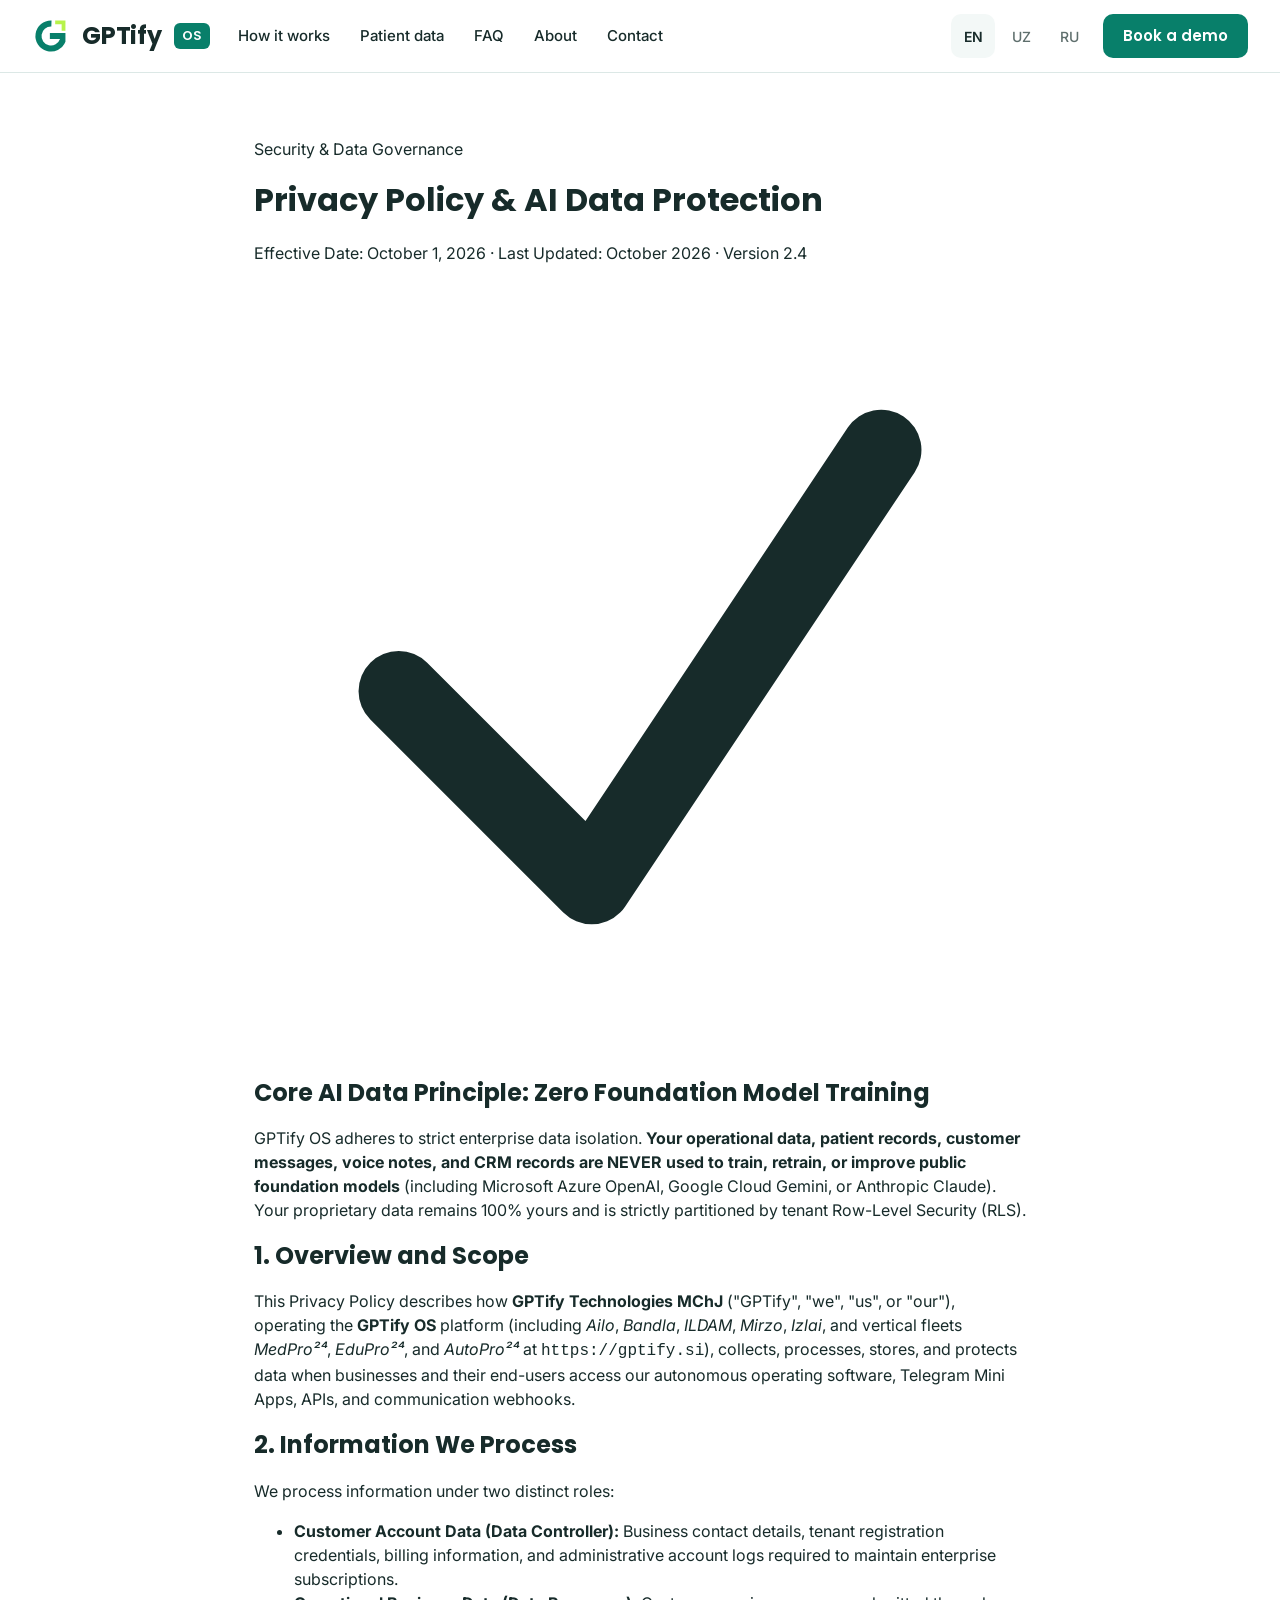
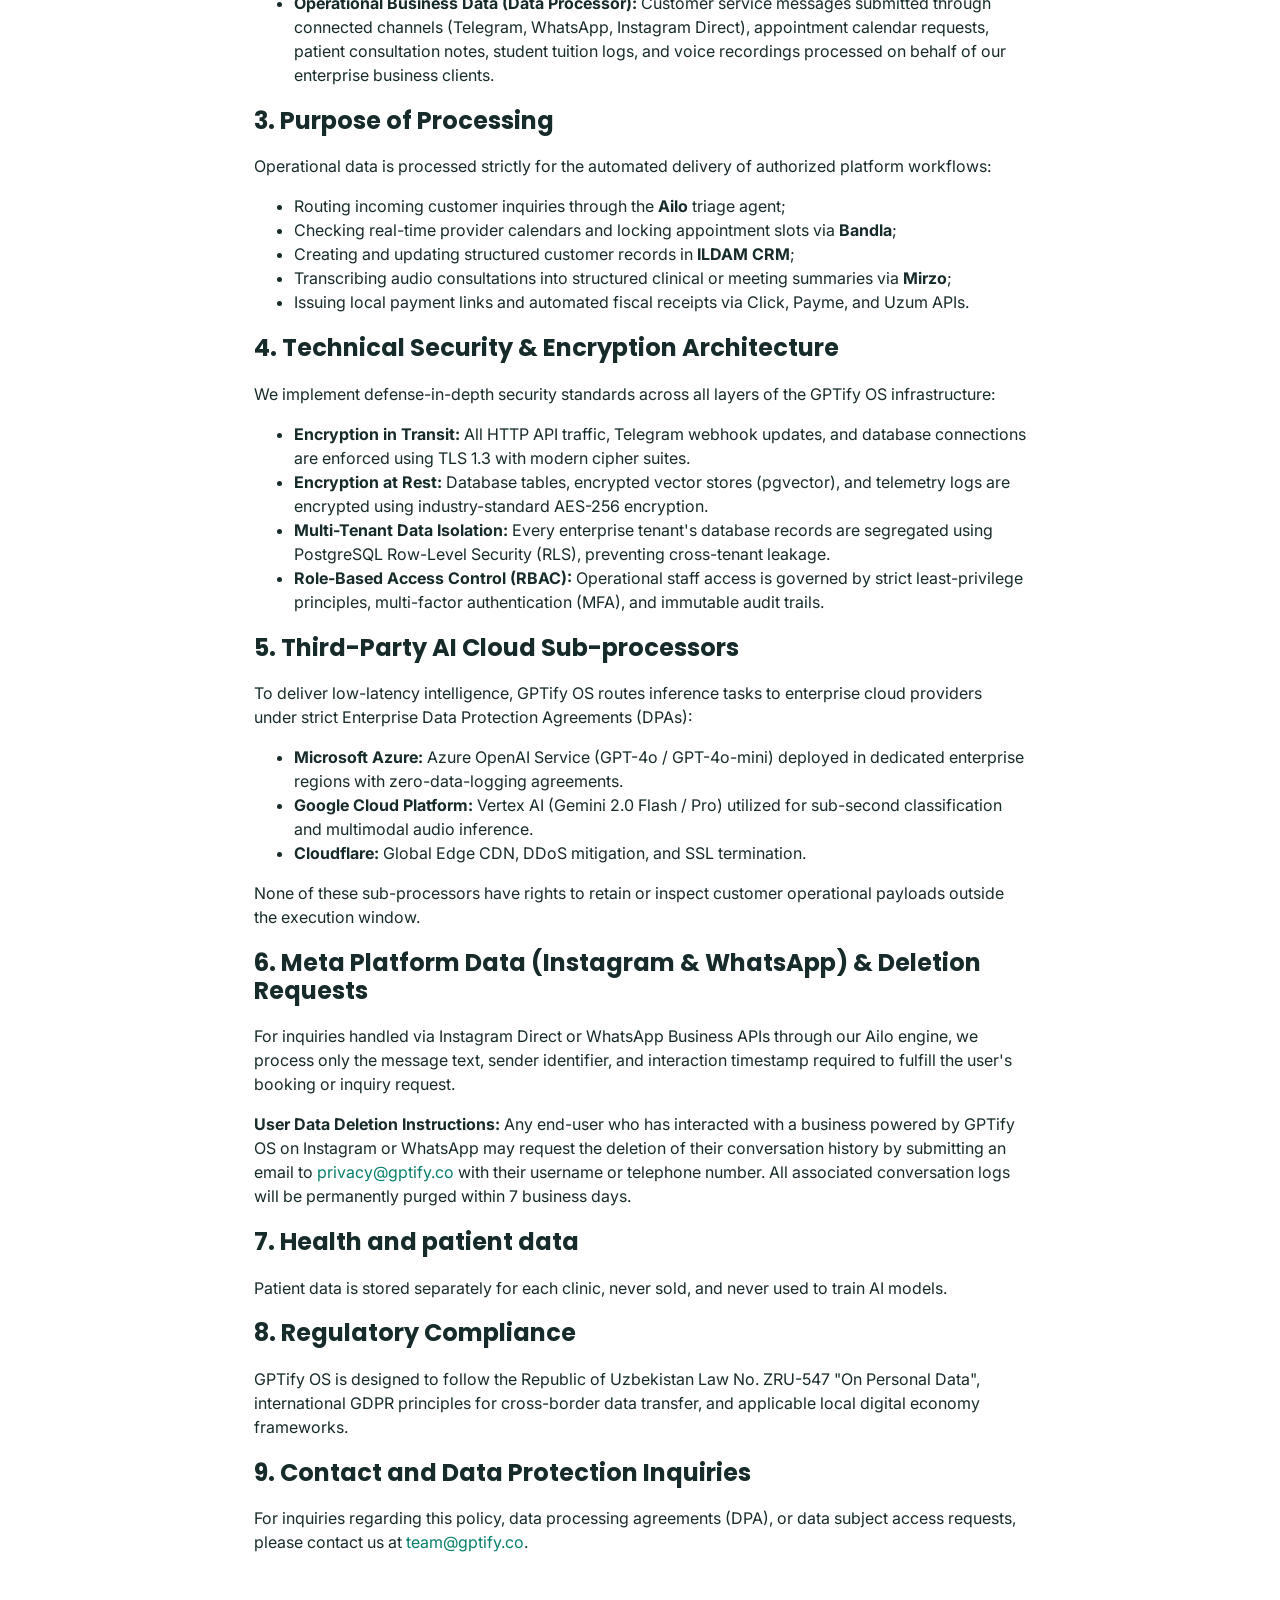
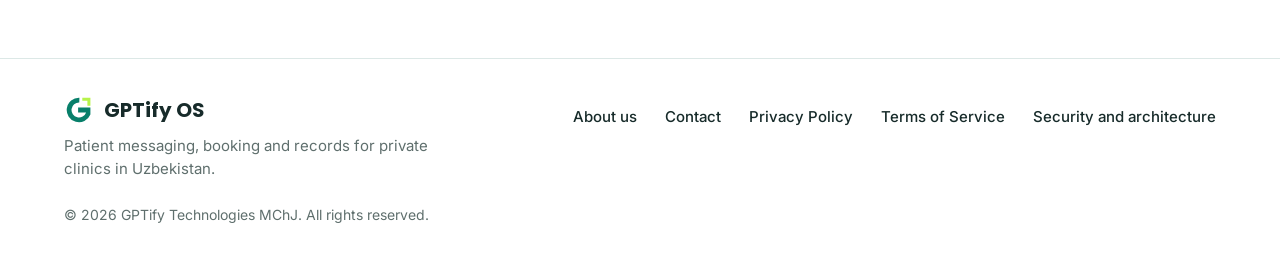
<file: privacy.html>
<!doctype html>
<html lang="en">
<head>
  <meta charset="utf-8">
  <meta name="viewport" content="width=device-width, initial-scale=1">
  <title>Privacy Policy | GPTify OS</title>
  <link rel="canonical" href="https://gptify.si/privacy.html">
  <link rel="stylesheet" href="/style.min.css">
  <link rel="icon" href="/gptify-app-icon.svg" type="image/svg+xml">
</head>
<body>
<header style="display: flex; flex-wrap: wrap; align-items: center; justify-content: space-between; gap: 12px 20px; padding: 14px clamp(16px, 2.5vw, 40px); border-bottom: 1px solid #DCE8E6; background: #FFFFFF; position: sticky; top: 0; z-index: 100;">
  <a href="/" aria-label="GPTify OS home" style="display: flex; align-items: center; gap: 12px; min-height: 44px; text-decoration: none; color: #172B2A; flex-shrink: 0">
    <svg aria-hidden="true" width="38" height="38" viewBox="0 0 100 100" fill="none"><path fill="#087F6A" d="M51.4 9 A41 41 0 1 0 88 65.4 V42 H47 V58 H73.7 A25 25 0 1 1 50.9 25 Z"></path><path fill="#B7F34A" d="M61 9 H88 V36 H78 V19 H61 Z"></path></svg>
    <span style="font-family: 'Poppins', 'Inter', system-ui, sans-serif; font-weight: 700; font-size: 24px; letter-spacing: -0.01em">GPTify</span>
    <span style="font-family: 'Poppins', 'Inter', system-ui, sans-serif; font-weight: 600; font-size: 13px; color: #FFFFFF; background: #087F6A; border-radius: 6px; padding: 3px 8px">OS</span>
  </a>
  <nav aria-label="Main" class="hdr-nav" style="display: flex; flex-wrap: wrap; align-items: center; gap: 4px 14px">
    <a href="/#how" style="display: inline-flex; align-items: center; justify-content: center; min-height: 44px; min-width: 44px; padding: 0 8px; font-size: 15px; font-weight: 500; color: #172B2A; text-decoration: none">How it works</a>
    <a href="/#privacy" style="display: inline-flex; align-items: center; justify-content: center; min-height: 44px; min-width: 44px; padding: 0 8px; font-size: 15px; font-weight: 500; color: #172B2A; text-decoration: none">Patient data</a>
    <a href="/#faq" style="display: inline-flex; align-items: center; justify-content: center; min-height: 44px; min-width: 44px; padding: 0 8px; font-size: 15px; font-weight: 500; color: #172B2A; text-decoration: none">FAQ</a>
    <a href="/about.html" style="display: inline-flex; align-items: center; justify-content: center; min-height: 44px; min-width: 44px; padding: 0 8px; font-size: 15px; text-decoration: none; color: #172B2A; font-weight: 500;">About</a>
    <a href="/contact.html" style="display: inline-flex; align-items: center; justify-content: center; min-height: 44px; min-width: 44px; padding: 0 8px; font-size: 15px; text-decoration: none; color: #172B2A; font-weight: 500;">Contact</a>
  </nav>
  <div style="display: flex; align-items: center; gap: 12px; margin-left: auto; flex-shrink: 0">
    <div class="hdr-lang" style="display: flex; align-items: center; gap: 4px" role="navigation" aria-label="Language selection">
      <a href="/" aria-current="true" style="display: inline-flex; align-items: center; justify-content: center; min-width: 44px; min-height: 44px; font-size: 14px; border-radius: 10px; text-decoration: none; background: #F3F8F7; font-weight: 600; color: #172B2A;">EN</a>
      <a href="/uz/" aria-current="false" style="display: inline-flex; align-items: center; justify-content: center; min-width: 44px; min-height: 44px; font-size: 14px; border-radius: 10px; text-decoration: none; color: #5F6F6D; font-weight: 500;">UZ</a>
      <a href="/ru/" aria-current="false" style="display: inline-flex; align-items: center; justify-content: center; min-width: 44px; min-height: 44px; font-size: 14px; border-radius: 10px; text-decoration: none; color: #5F6F6D; font-weight: 500;">RU</a>
    </div>
    <a class="hdr-cta" href="/#demo" onclick="openLeadModal(); return false;" style="display: inline-flex; align-items: center; justify-content: center; min-height: 44px; padding: 0 20px; background: #087F6A; color: #FFFFFF; font-family: 'Poppins', 'Inter', system-ui, sans-serif; font-weight: 600; font-size: 15px; border-radius: 10px; text-decoration: none">Book a demo</a>
    <button type="button" class="hdr-menu" onclick="openMobileMenu()" aria-label="Open menu" style="align-items: center; justify-content: center; width: 48px; height: 48px; border: 1px solid #DCE8E6; border-radius: 10px; background: transparent; color: #172B2A; cursor: pointer">
      <svg aria-hidden="true" width="22" height="22" viewBox="0 0 24 24" fill="none" stroke="#172B2A" stroke-width="2.2" stroke-linecap="round"><path d="M4 7h16M4 12h16M4 17h16"></path></svg>
    </button>
  </div>
</header>

<!-- Mobile Menu Overlay -->
<div id="mobile-menu" style="display: none; position: fixed; inset: 0; z-index: 1000; background: rgba(23, 43, 42, 0.6); backdrop-filter: blur(4px);" onclick="if(event.target === this) closeMobileMenu()">
  <div style="position: absolute; top: 0; right: 0; bottom: 0; width: min(320px, 85vw); background: #FFFFFF; padding: 24px; display: flex; flex-direction: column; gap: 20px; box-shadow: -4px 0 24px rgba(0,0,0,0.15); overflow-y: auto;">
    <div style="display: flex; align-items: center; justify-content: space-between; border-bottom: 1px solid #DCE8E6; padding-bottom: 16px;">
      <span style="font-family: 'Poppins', 'Inter', sans-serif; font-weight: 700; font-size: 20px; color: #172B2A;">GPTify <span style="font-size: 12px; background: #087F6A; color: #fff; padding: 2px 6px; border-radius: 4px;">OS</span></span>
      <button type="button" onclick="closeMobileMenu()" aria-label="Close menu" style="display: inline-flex; align-items: center; justify-content: center; width: 44px; height: 44px; border: 1px solid #DCE8E6; border-radius: 10px; background: transparent; cursor: pointer;">
        <svg width="20" height="20" viewBox="0 0 24 24" fill="none" stroke="#172B2A" stroke-width="2.2" stroke-linecap="round"><path d="M18 6 6 18M6 6l12 12"></path></svg>
      </button>
    </div>
    <nav style="display: flex; flex-direction: column; gap: 6px;">
      <a href="/#how" onclick="closeMobileMenu()" style="display: flex; align-items: center; min-height: 48px; padding: 0 12px; font-size: 16px; font-weight: 500; color: #172B2A; text-decoration: none; border-radius: 8px;">How it works</a>
      <a href="/#privacy" onclick="closeMobileMenu()" style="display: flex; align-items: center; min-height: 48px; padding: 0 12px; font-size: 16px; font-weight: 500; color: #172B2A; text-decoration: none; border-radius: 8px;">Patient data</a>
      <a href="/#faq" onclick="closeMobileMenu()" style="display: flex; align-items: center; min-height: 48px; padding: 0 12px; font-size: 16px; font-weight: 500; color: #172B2A; text-decoration: none; border-radius: 8px;">FAQ</a>
      <a href="/about.html" onclick="closeMobileMenu()" style="display: flex; align-items: center; min-height: 48px; padding: 0 12px; font-size: 16px; font-weight: 500; color: #172B2A; text-decoration: none; border-radius: 8px;">About</a>
      <a href="/contact.html" onclick="closeMobileMenu()" style="display: flex; align-items: center; min-height: 48px; padding: 0 12px; font-size: 16px; font-weight: 500; color: #172B2A; text-decoration: none; border-radius: 8px;">Contact</a>
    </nav>
    <div style="border-top: 1px solid #DCE8E6; padding-top: 16px; display: flex; flex-direction: column; gap: 14px;">
      <div style="font-size: 13px; font-weight: 600; color: #5F6F6D; text-transform: uppercase; letter-spacing: 0.05em;">Language</div>
      <div style="display: flex; align-items: center; gap: 8px;">
        <a href="/" style="display: inline-flex; align-items: center; justify-content: center; min-width: 44px; min-height: 44px; font-size: 15px; border-radius: 8px; text-decoration: none; background: #F3F8F7; font-weight: 600; color: #172B2A;">EN</a>
        <a href="/uz/" style="display: inline-flex; align-items: center; justify-content: center; min-width: 44px; min-height: 44px; font-size: 15px; border-radius: 8px; text-decoration: none; color: #5F6F6D; font-weight: 500;">UZ</a>
        <a href="/ru/" style="display: inline-flex; align-items: center; justify-content: center; min-width: 44px; min-height: 44px; font-size: 15px; border-radius: 8px; text-decoration: none; color: #5F6F6D; font-weight: 500;">RU</a>
      </div>
      <a href="/#demo" onclick="closeMobileMenu(); openLeadModal(); return false;" style="display: inline-flex; align-items: center; justify-content: center; min-height: 48px; padding: 0 20px; background: #087F6A; color: #FFFFFF; font-family: 'Poppins', 'Inter', sans-serif; font-weight: 600; font-size: 16px; border-radius: 10px; text-decoration: none; margin-top: 8px;">Book a demo</a>
    </div>
  </div>
</div>

<main style="padding: 64px clamp(20px, 5vw, 80px) 88px; max-width: 900px; margin: 0 auto; background: #FFFFFF">
  
  
  
  
  
  
  
  
    
    <div class="mb-10 text-center sm:text-left">
      <div class="inline-flex items-center gap-2 px-3 py-1 rounded-full bg-emerald-50 border border-emerald-200 text-[11px] font-mono font-bold text-emerald-800 uppercase mb-3">
        <span>Security & Data Governance</span>
      </div>
      <h1 class="text-3xl sm:text-4xl font-extrabold text-slateDark tracking-tight">
        Privacy Policy & AI Data Protection
      </h1>
      <p class="text-xs sm:text-sm font-mono text-slate-500 mt-2">
        Effective Date: October 1, 2026 · Last Updated: October 2026 · Version 2.4
      </p>
    </div>

    <!-- Executive Highlight Box: AI Zero-Training Retention -->
    <div class="p-6 rounded-2xl bg-emerald-50/70 border border-emerald-200/80 mb-10">
      <div class="flex items-start gap-3.5">
        <div class="w-6 h-6 rounded-full bg-emeraldBrand text-white flex items-center justify-center flex-shrink-0 mt-0.5">
          <svg class="w-3.5 h-3.5" fill="none" stroke="currentColor" stroke-width="2.5" viewBox="0 0 24 24"><path stroke-linecap="round" stroke-linejoin="round" d="M4.5 12.75l6 6 9-13.5"/></svg>
        </div>
        <div>
          <h2 class="text-sm font-bold text-slateDark mb-1 !mt-0">Core AI Data Principle: Zero Foundation Model Training</h2>
          <p class="text-xs text-slate-700 leading-relaxed">
            GPTify OS adheres to strict enterprise data isolation. <strong>Your operational data, patient records, customer messages, voice notes, and CRM records are NEVER used to train, retrain, or improve public foundation models</strong> (including Microsoft Azure OpenAI, Google Cloud Gemini, or Anthropic Claude). Your proprietary data remains 100% yours and is strictly partitioned by tenant Row-Level Security (RLS).
          </p>
        </div>
      </div>
    </div>

    <div class="bg-white border border-divider rounded-3xl p-6 sm:p-10 shadow-sm prose-legal">
      
      <h2>1. Overview and Scope</h2>
      <p>
        This Privacy Policy describes how <strong>GPTify Technologies MChJ</strong> ("GPTify", "we", "us", or "our"), operating the <strong>GPTify OS</strong> platform (including <em>Ailo</em>, <em>Bandla</em>, <em>ILDAM</em>, <em>Mirzo</em>, <em>Izlai</em>, and vertical fleets <em>MedPro²⁴</em>, <em>EduPro²⁴</em>, and <em>AutoPro²⁴</em> at <code>https://gptify.si</code>), collects, processes, stores, and protects data when businesses and their end-users access our autonomous operating software, Telegram Mini Apps, APIs, and communication webhooks.
      </p>

      <h2>2. Information We Process</h2>
      <p>We process information under two distinct roles:</p>
      <ul>
        <li><strong>Customer Account Data (Data Controller):</strong> Business contact details, tenant registration credentials, billing information, and administrative account logs required to maintain enterprise subscriptions.</li>
        <li><strong>Operational Business Data (Data Processor):</strong> Customer service messages submitted through connected channels (Telegram, WhatsApp, Instagram Direct), appointment calendar requests, patient consultation notes, student tuition logs, and voice recordings processed on behalf of our enterprise business clients.</li>
      </ul>

      <h2>3. Purpose of Processing</h2>
      <p>Operational data is processed strictly for the automated delivery of authorized platform workflows:</p>
      <ul>
        <li>Routing incoming customer inquiries through the <strong>Ailo</strong> triage agent;</li>
        <li>Checking real-time provider calendars and locking appointment slots via <strong>Bandla</strong>;</li>
        <li>Creating and updating structured customer records in <strong>ILDAM CRM</strong>;</li>
        <li>Transcribing audio consultations into structured clinical or meeting summaries via <strong>Mirzo</strong>;</li>
        <li>Issuing local payment links and automated fiscal receipts via Click, Payme, and Uzum APIs.</li>
      </ul>

      <h2 id="security">4. Technical Security & Encryption Architecture</h2>
      <p>We implement defense-in-depth security standards across all layers of the GPTify OS infrastructure:</p>
      <ul>
        <li><strong>Encryption in Transit:</strong> All HTTP API traffic, Telegram webhook updates, and database connections are enforced using TLS 1.3 with modern cipher suites.</li>
        <li><strong>Encryption at Rest:</strong> Database tables, encrypted vector stores (pgvector), and telemetry logs are encrypted using industry-standard AES-256 encryption.</li>
        <li><strong>Multi-Tenant Data Isolation:</strong> Every enterprise tenant's database records are segregated using PostgreSQL Row-Level Security (RLS), preventing cross-tenant leakage.</li>
        <li><strong>Role-Based Access Control (RBAC):</strong> Operational staff access is governed by strict least-privilege principles, multi-factor authentication (MFA), and immutable audit trails.</li>
      </ul>

      <h2>5. Third-Party AI Cloud Sub-processors</h2>
      <p>
        To deliver low-latency intelligence, GPTify OS routes inference tasks to enterprise cloud providers under strict Enterprise Data Protection Agreements (DPAs):
      </p>
      <ul>
        <li><strong>Microsoft Azure:</strong> Azure OpenAI Service (GPT-4o / GPT-4o-mini) deployed in dedicated enterprise regions with zero-data-logging agreements.</li>
        <li><strong>Google Cloud Platform:</strong> Vertex AI (Gemini 2.0 Flash / Pro) utilized for sub-second classification and multimodal audio inference.</li>
        <li><strong>Cloudflare:</strong> Global Edge CDN, DDoS mitigation, and SSL termination.</li>
      </ul>
      <p>None of these sub-processors have rights to retain or inspect customer operational payloads outside the execution window.</p>

      <h2>6. Meta Platform Data (Instagram & WhatsApp) & Deletion Requests</h2>
      <p>
        For inquiries handled via Instagram Direct or WhatsApp Business APIs through our Ailo engine, we process only the message text, sender identifier, and interaction timestamp required to fulfill the user's booking or inquiry request.
      </p>
      <p>
        <strong>User Data Deletion Instructions:</strong> Any end-user who has interacted with a business powered by GPTify OS on Instagram or WhatsApp may request the deletion of their conversation history by submitting an email to <a href="mailto:privacy@gptify.co" class="text-emeraldBrand font-bold underline">privacy@gptify.co</a> with their username or telephone number. All associated conversation logs will be permanently purged within 7 business days.
      </p>

      <h2>7. Health and patient data</h2>
      <p>
        Patient data is stored separately for each clinic, never sold, and never used to train AI models.
      </p>

      <h2>8. Regulatory Compliance</h2>
      <p>
        GPTify OS is designed to follow the Republic of Uzbekistan Law No. ZRU-547 "On Personal Data", international GDPR principles for cross-border data transfer, and applicable local digital economy frameworks.
      </p>

      <h2>9. Contact and Data Protection Inquiries</h2>
      <p>
        For inquiries regarding this policy, data processing agreements (DPA), or data subject access requests, please contact us at <a href="mailto:team@gptify.co" class="text-emeraldBrand underline">team@gptify.co</a>.
      </p>

    </div>
  







</main>
<footer style="border-top: 1px solid #DCE8E6; padding: 36px clamp(20px, 5vw, 80px) 44px; display: flex; flex-wrap: wrap; align-items: flex-start; justify-content: space-between; gap: 24px 48px; background: #FFFFFF">
  <div style="display: flex; flex-direction: column; gap: 10px; max-width: 380px">
    <div style="display: flex; align-items: center; gap: 10px">
      <svg aria-hidden="true" width="30" height="30" viewBox="0 0 100 100" fill="none"><path fill="#087F6A" d="M51.4 9 A41 41 0 1 0 88 65.4 V42 H47 V58 H73.7 A25 25 0 1 1 50.9 25 Z"></path><path fill="#B7F34A" d="M61 9 H88 V36 H78 V19 H61 Z"></path></svg>
      <span style="font-family: 'Poppins', 'Inter', system-ui, sans-serif; font-weight: 700; font-size: 20px; color: #172B2A">GPTify OS</span>
    </div>
    <div style="font-size: 15px; line-height: 1.5; color: #5F6F6D">Patient messaging, booking and records for private clinics in Uzbekistan.</div>
  </div>
  <nav aria-label="Footer" style="display: flex; flex-wrap: wrap; gap: 4px 28px">
    <a href="/about.html" style="display: inline-flex; align-items: center; min-height: 44px; min-width: 44px; font-size: 15px; font-weight: 500; color: #172B2A">About us</a>
    <a href="/contact.html" style="display: inline-flex; align-items: center; min-height: 44px; min-width: 44px; font-size: 15px; font-weight: 500; color: #172B2A">Contact</a>
    <a href="/privacy.html" style="display: inline-flex; align-items: center; min-height: 44px; min-width: 44px; font-size: 15px; font-weight: 500; color: #172B2A">Privacy Policy</a>
    <a href="/terms.html" style="display: inline-flex; align-items: center; min-height: 44px; min-width: 44px; font-size: 15px; font-weight: 500; color: #172B2A">Terms of Service</a>
    <a href="/architecture.html" style="display: inline-flex; align-items: center; min-height: 44px; min-width: 44px; font-size: 15px; font-weight: 500; color: #172B2A">Security and architecture</a>
  </nav>
  <div style="flex: 1 1 100%; font-size: 14px; color: #5F6F6D">© 2026 GPTify Technologies MChJ. All rights reserved.</div>
</footer>

<!-- Lead Capture Modal -->
<div id="leadModal" role="dialog" aria-modal="true" aria-labelledby="modalTitle" style="display: none; position: fixed; inset: 0; z-index: 1000; background: rgba(23, 43, 42, 0.6); backdrop-filter: blur(4px); overflow-y: auto; padding: 20px" onclick="if(event.target === this) closeLeadModal()">
  <div style="position: relative; max-width: 520px; margin: 40px auto; background: #FFFFFF; border-radius: 20px; padding: clamp(24px, 4vw, 36px); box-shadow: 0 20px 40px rgba(0,0,0,0.2); border: 1px solid #DCE8E6">
    <button type="button" onclick="closeLeadModal()" aria-label="Close" style="position: absolute; top: 18px; right: 18px; width: 44px; height: 44px; border-radius: 10px; background: #F3F8F7; border: 1px solid #DCE8E6; display: flex; align-items: center; justify-content: center; cursor: pointer; color: #172B2A">
      <svg aria-hidden="true" width="20" height="20" viewBox="0 0 24 24" fill="none" stroke="currentColor" stroke-width="2"><path d="M18 6 6 18M6 6l12 12"></path></svg>
    </button>
    
    <div id="modalBody">
      <h3 id="modalTitle" style="margin: 0 0 8px; font-family: 'Poppins', 'Inter', system-ui, sans-serif; font-size: 24px; font-weight: 700; color: #172B2A">Book a demo</h3>
      <p style="margin: 0 0 20px; font-size: 15px; color: #5F6F6D; line-height: 1.5">See GPTify OS on your own process in 30 minutes.</p>
      
      <form id="leadForm" onsubmit="handleLeadSubmit(event)" style="display: flex; flex-direction: column; gap: 14px">
        <input type="hidden" id="modalLeadInterest" name="interest" value="Clinic Demo">
        
        <div>
          <label for="leadName" style="display: block; font-size: 14px; font-weight: 600; color: #172B2A; margin-bottom: 6px">Your name</label>
          <input type="text" id="leadName" name="name" required autocomplete="name" placeholder="Dilshod Karimov" style="width: 100%; min-height: 48px; border: 1px solid #DCE8E6; border-radius: 10px; padding: 10px 14px; font-size: 16px; color: #172B2A; background: #FFFFFF; outline: none">
        </div>
        
        <div>
          <label for="leadCompany" style="display: block; font-size: 14px; font-weight: 600; color: #172B2A; margin-bottom: 6px">Company or clinic name</label>
          <input type="text" id="leadCompany" name="company" required autocomplete="organization" placeholder="Smile Clinic (stomatologiya)" style="width: 100%; min-height: 48px; border: 1px solid #DCE8E6; border-radius: 10px; padding: 10px 14px; font-size: 16px; color: #172B2A; background: #FFFFFF; outline: none">
        </div>
        
        <div>
          <label for="leadContact" style="display: block; font-size: 14px; font-weight: 600; color: #172B2A; margin-bottom: 6px">Phone number or Telegram</label>
          <input type="text" id="leadContact" name="contact" required autocomplete="tel" placeholder="+998 90 123 45 67 or @username" style="width: 100%; min-height: 48px; border: 1px solid #DCE8E6; border-radius: 10px; padding: 10px 14px; font-size: 16px; color: #172B2A; background: #FFFFFF; outline: none">
        </div>
        
        <div>
          <label for="leadTeamSize" style="display: block; font-size: 14px; font-weight: 600; color: #172B2A; margin-bottom: 6px">Team size</label>
          <select id="leadTeamSize" name="teamSize" style="width: 100%; min-height: 48px; border: 1px solid #DCE8E6; border-radius: 10px; padding: 10px 14px; font-size: 16px; color: #172B2A; background: #FFFFFF; outline: none">
            <option value="1-5">1-5 people</option>
            <option value="6-20" selected>6-15 people</option>
            <option value="21-50">16-50 people</option>
            <option value="50+">50+ people</option>
          </select>
        </div>
        
        <div>
          <label style="display: block; font-size: 14px; font-weight: 600; color: #172B2A; margin-bottom: 6px">Channels you use</label>
          <div style="display: grid; grid-template-columns: repeat(2, 1fr); gap: 8px">
            <label style="display: flex; align-items: center; gap: 8px; font-size: 14px; font-weight: 500; color: #172B2A; background: #F3F8F7; padding: 10px 12px; border-radius: 8px; border: 1px solid #DCE8E6; cursor: pointer; min-height: 44px">
              <input type="checkbox" name="channels" value="Telegram" checked style="accent-color: #087F6A; width: 18px; height: 18px"> Telegram
            </label>
            <label style="display: flex; align-items: center; gap: 8px; font-size: 14px; font-weight: 500; color: #172B2A; background: #F3F8F7; padding: 10px 12px; border-radius: 8px; border: 1px solid #DCE8E6; cursor: pointer; min-height: 44px">
              <input type="checkbox" name="channels" value="WhatsApp" checked style="accent-color: #087F6A; width: 18px; height: 18px"> WhatsApp Business
            </label>
            <label style="display: flex; align-items: center; gap: 8px; font-size: 14px; font-weight: 500; color: #172B2A; background: #F3F8F7; padding: 10px 12px; border-radius: 8px; border: 1px solid #DCE8E6; cursor: pointer; min-height: 44px">
              <input type="checkbox" name="channels" value="Instagram" checked style="accent-color: #087F6A; width: 18px; height: 18px"> Instagram Direct
            </label>
            <label style="display: flex; align-items: center; gap: 8px; font-size: 14px; font-weight: 500; color: #172B2A; background: #F3F8F7; padding: 10px 12px; border-radius: 8px; border: 1px solid #DCE8E6; cursor: pointer; min-height: 44px">
              <input type="checkbox" name="channels" value="Calls" style="accent-color: #087F6A; width: 18px; height: 18px"> Phone calls
            </label>
          </div>
        </div>
        
        <p style="margin: 4px 0 0; font-size: 13px; color: #5F6F6D; line-height: 1.4">No spam. We only use this information to contact you about your demo.</p>
        
        <button type="submit" id="modalSubmitBtn" style="width: 100%; min-height: 52px; background: #087F6A; color: #FFFFFF; font-family: 'Poppins', 'Inter', system-ui, sans-serif; font-size: 16px; font-weight: 600; border-radius: 10px; margin-top: 8px; cursor: pointer">
          Send request
        </button>
      </form>
    </div>
    
    <div id="modalSuccess" style="display: none; text-align: center; padding: 20px 10px">
      <div style="width: 64px; height: 64px; border-radius: 50%; background: #EAF8D2; color: #087F6A; display: inline-flex; align-items: center; justify-content: center; margin-bottom: 16px">
        <svg aria-hidden="true" width="32" height="32" viewBox="0 0 24 24" fill="none" stroke="currentColor" stroke-width="2.5" stroke-linecap="round" stroke-linejoin="round"><path d="M20 6 9 17l-5-5"></path></svg>
      </div>
      <h3 style="margin: 0 0 8px; font-family: 'Poppins', 'Inter', system-ui, sans-serif; font-size: 22px; font-weight: 700; color: #172B2A">Request received!</h3>
      <p style="margin: 0; font-size: 15px; color: #5F6F6D; line-height: 1.5">We will contact you to schedule your session.</p>
      <button type="button" onclick="closeLeadModal()" style="margin-top: 24px; min-height: 44px; padding: 0 24px; background: #087F6A; color: #FFFFFF; border-radius: 8px; font-weight: 600">OK</button>
    </div>
  </div>
</div>

<script>
function openLeadModal(interest) {
  var modal = document.getElementById('leadModal');
  if (modal) {
    if (interest) {
      var field = document.getElementById('modalLeadInterest');
      if (field) field.value = interest;
    }
    modal.style.display = 'block';
    document.body.style.overflow = 'hidden';
  }
}

function closeLeadModal() {
  var modal = document.getElementById('leadModal');
  if (modal) {
    modal.style.display = 'none';
    document.body.style.overflow = '';
  }
}

function openMobileMenu() {
  var m = document.getElementById('mobile-menu');
  if (m) {
    m.style.display = 'block';
    document.body.style.overflow = 'hidden';
  }
}

function closeMobileMenu() {
  var m = document.getElementById('mobile-menu');
  if (m) {
    m.style.display = 'none';
    document.body.style.overflow = '';
  }
}

function handleLeadSubmit(e) {
  e.preventDefault();
  var btn = document.getElementById('modalSubmitBtn');
  var form = document.getElementById('leadForm');
  var channels = Array.from(form.querySelectorAll('input[name="channels"]:checked')).map(function(c) { return c.value; });
  
  var payload = {
    source: 'modal',
    interest: document.getElementById('modalLeadInterest').value,
    name: document.getElementById('leadName').value,
    clinic: document.getElementById('leadCompany').value,
    contact: document.getElementById('leadContact').value,
    teamSize: document.getElementById('leadTeamSize').value,
    channels: channels.join(', '),
    timestamp: new Date().toISOString()
  };
  
  if (btn) {
    btn.disabled = true;
    btn.textContent = "Sending...";
  }
  
  fetch("https://script.google.com/macros/s/AKfycbzM3GZEDsWDc-3SUI4sySAWnJFn6ZolQaYkwo7W4VWG-79J3WVLYeQL7qs5jgAtkK_C_g/exec", {
    method: 'POST',
    mode: 'no-cors',
    headers: { 'Content-Type': 'application/json' },
    body: JSON.stringify(payload)
  }).then(function() {
    document.getElementById('modalBody').style.display = 'none';
    document.getElementById('modalSuccess').style.display = 'block';
  }).catch(function(err) {
    if (btn) {
      btn.disabled = false;
      btn.textContent = "Submission failed. Please write to us directly on Telegram or team@gptify.co";
    }
  });
}

// Clean hashtag handling & smooth scrolling
document.addEventListener('click', function(e) {
  var a = e.target.closest('a');
  if (!a) return;
  var href = a.getAttribute('href');
  if (!href) return;
  
  var hash = '';
  if (href.startsWith('#') && href.length > 1) {
    hash = href.slice(1);
  } else if (href.indexOf('#') !== -1) {
    var parts = href.split('#');
    var targetPath = parts[0];
    var curPath = window.location.pathname;
    if (targetPath === curPath || (targetPath === '/' && (curPath === '/' || curPath === '/index.html')) || (targetPath === '/uz/' && (curPath === '/uz/' || curPath === '/uz/index.html')) || (targetPath === '/ru/' && (curPath === '/ru/' || curPath === '/ru/index.html'))) {
      hash = parts[1];
    }
  }
  
  if (hash) {
    var targetEl = document.getElementById(hash);
    if (targetEl) {
      e.preventDefault();
      targetEl.scrollIntoView({ behavior: 'smooth' });
      if (window.history && window.history.replaceState) {
        window.history.replaceState(null, null, window.location.pathname + window.location.search);
      }
    }
  }
});

if (window.location.hash) {
  var initialTarget = document.getElementById(window.location.hash.slice(1));
  if (initialTarget) {
    setTimeout(function() {
      initialTarget.scrollIntoView({ behavior: 'smooth' });
      if (window.history && window.history.replaceState) {
        window.history.replaceState(null, null, window.location.pathname + window.location.search);
      }
    }, 150);
  } else {
    if (window.history && window.history.replaceState) {
      window.history.replaceState(null, null, window.location.pathname + window.location.search);
    }
  }
}
</script>


</body>
</html>
</file>
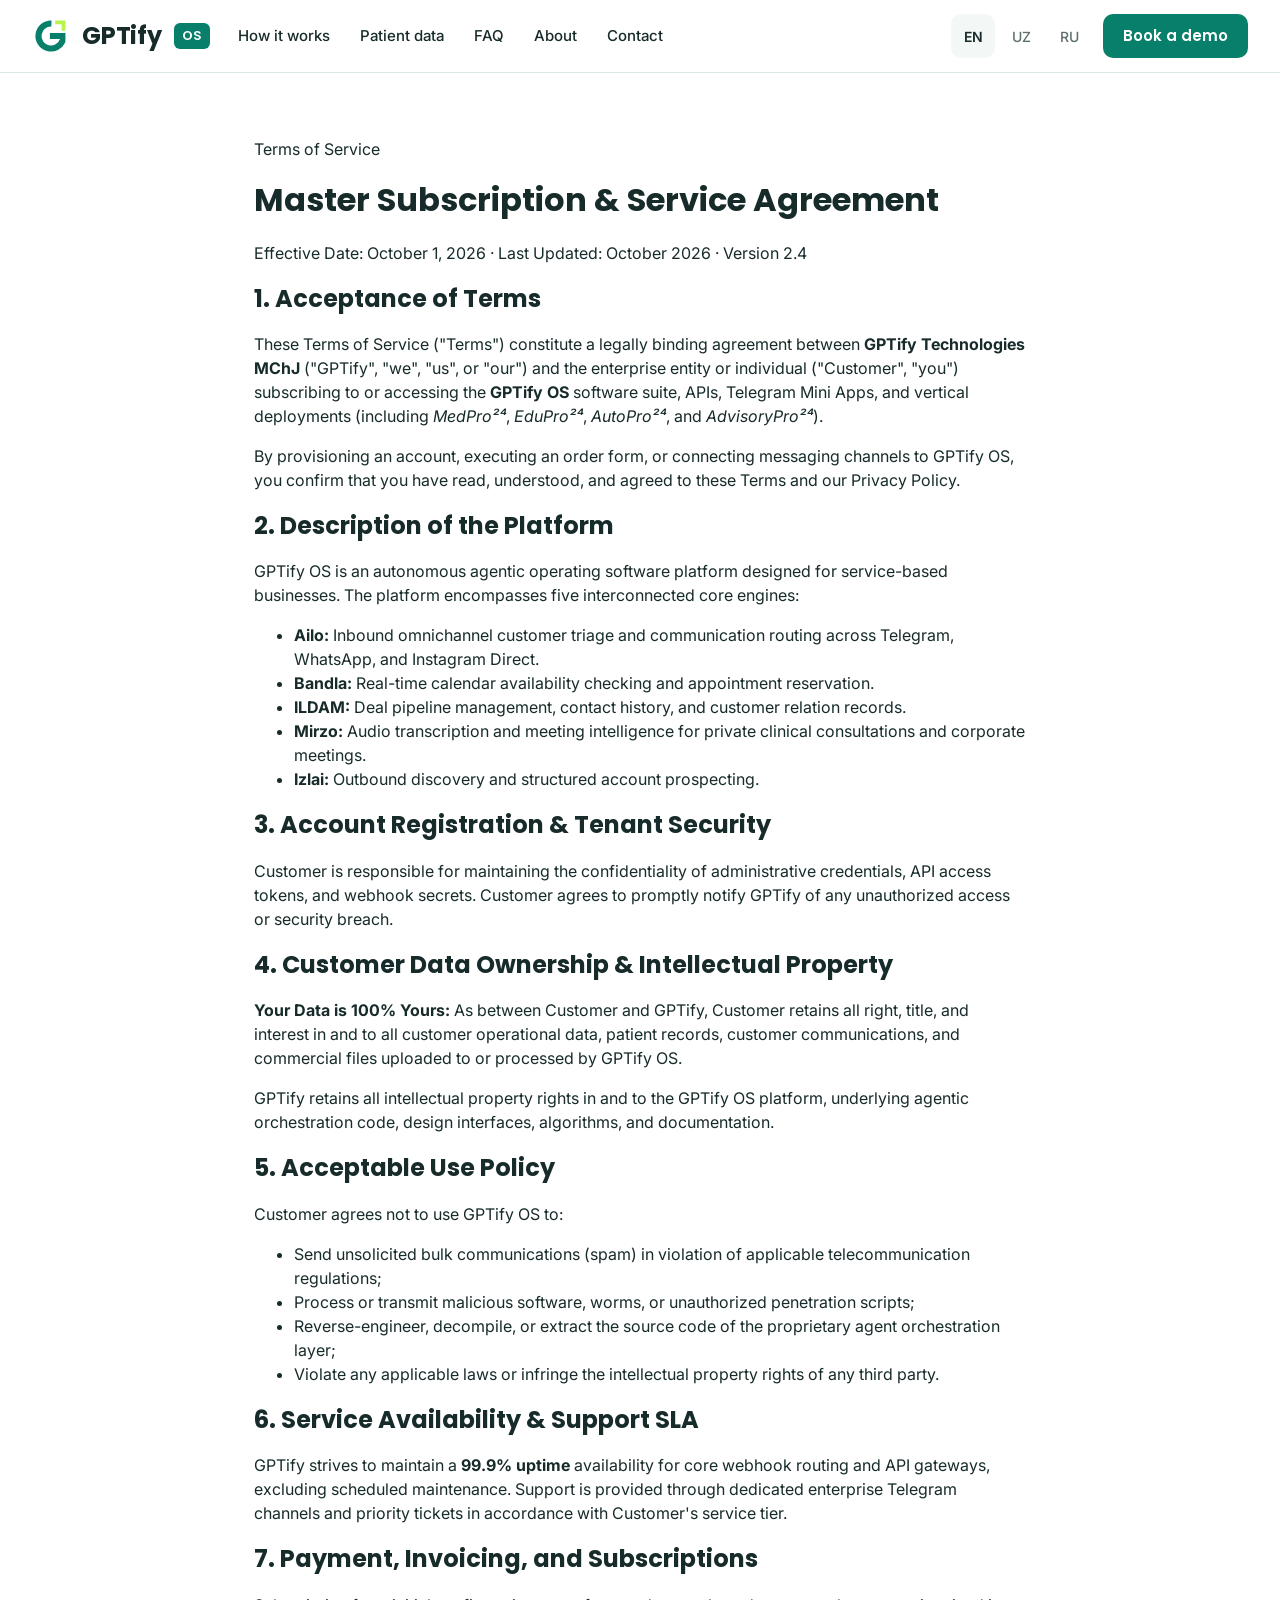
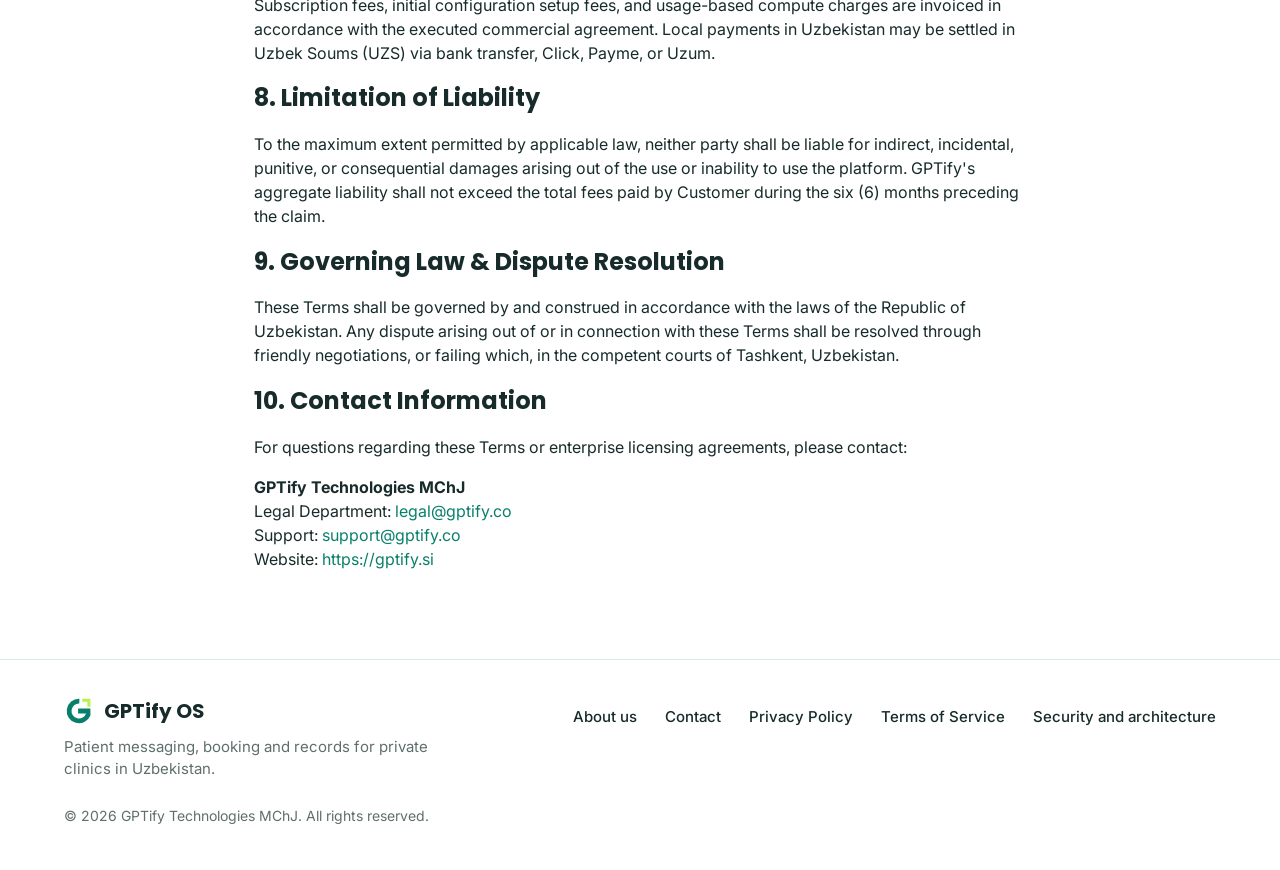
<file: terms.html>
<!doctype html>
<html lang="en">
<head>
  <meta charset="utf-8">
  <meta name="viewport" content="width=device-width, initial-scale=1">
  <title>Terms of Service | GPTify OS</title>
  <link rel="canonical" href="https://gptify.si/terms.html">
  <link rel="stylesheet" href="/style.min.css">
  <link rel="icon" href="/gptify-app-icon.svg" type="image/svg+xml">
</head>
<body>
<header style="display: flex; flex-wrap: wrap; align-items: center; justify-content: space-between; gap: 12px 20px; padding: 14px clamp(16px, 2.5vw, 40px); border-bottom: 1px solid #DCE8E6; background: #FFFFFF; position: sticky; top: 0; z-index: 100;">
  <a href="/" aria-label="GPTify OS home" style="display: flex; align-items: center; gap: 12px; min-height: 44px; text-decoration: none; color: #172B2A; flex-shrink: 0">
    <svg aria-hidden="true" width="38" height="38" viewBox="0 0 100 100" fill="none"><path fill="#087F6A" d="M51.4 9 A41 41 0 1 0 88 65.4 V42 H47 V58 H73.7 A25 25 0 1 1 50.9 25 Z"></path><path fill="#B7F34A" d="M61 9 H88 V36 H78 V19 H61 Z"></path></svg>
    <span style="font-family: 'Poppins', 'Inter', system-ui, sans-serif; font-weight: 700; font-size: 24px; letter-spacing: -0.01em">GPTify</span>
    <span style="font-family: 'Poppins', 'Inter', system-ui, sans-serif; font-weight: 600; font-size: 13px; color: #FFFFFF; background: #087F6A; border-radius: 6px; padding: 3px 8px">OS</span>
  </a>
  <nav aria-label="Main" class="hdr-nav" style="display: flex; flex-wrap: wrap; align-items: center; gap: 4px 14px">
    <a href="/#how" style="display: inline-flex; align-items: center; justify-content: center; min-height: 44px; min-width: 44px; padding: 0 8px; font-size: 15px; font-weight: 500; color: #172B2A; text-decoration: none">How it works</a>
    <a href="/#privacy" style="display: inline-flex; align-items: center; justify-content: center; min-height: 44px; min-width: 44px; padding: 0 8px; font-size: 15px; font-weight: 500; color: #172B2A; text-decoration: none">Patient data</a>
    <a href="/#faq" style="display: inline-flex; align-items: center; justify-content: center; min-height: 44px; min-width: 44px; padding: 0 8px; font-size: 15px; font-weight: 500; color: #172B2A; text-decoration: none">FAQ</a>
    <a href="/about.html" style="display: inline-flex; align-items: center; justify-content: center; min-height: 44px; min-width: 44px; padding: 0 8px; font-size: 15px; text-decoration: none; color: #172B2A; font-weight: 500;">About</a>
    <a href="/contact.html" style="display: inline-flex; align-items: center; justify-content: center; min-height: 44px; min-width: 44px; padding: 0 8px; font-size: 15px; text-decoration: none; color: #172B2A; font-weight: 500;">Contact</a>
  </nav>
  <div style="display: flex; align-items: center; gap: 12px; margin-left: auto; flex-shrink: 0">
    <div class="hdr-lang" style="display: flex; align-items: center; gap: 4px" role="navigation" aria-label="Language selection">
      <a href="/" aria-current="true" style="display: inline-flex; align-items: center; justify-content: center; min-width: 44px; min-height: 44px; font-size: 14px; border-radius: 10px; text-decoration: none; background: #F3F8F7; font-weight: 600; color: #172B2A;">EN</a>
      <a href="/uz/" aria-current="false" style="display: inline-flex; align-items: center; justify-content: center; min-width: 44px; min-height: 44px; font-size: 14px; border-radius: 10px; text-decoration: none; color: #5F6F6D; font-weight: 500;">UZ</a>
      <a href="/ru/" aria-current="false" style="display: inline-flex; align-items: center; justify-content: center; min-width: 44px; min-height: 44px; font-size: 14px; border-radius: 10px; text-decoration: none; color: #5F6F6D; font-weight: 500;">RU</a>
    </div>
    <a class="hdr-cta" href="/#demo" onclick="openLeadModal(); return false;" style="display: inline-flex; align-items: center; justify-content: center; min-height: 44px; padding: 0 20px; background: #087F6A; color: #FFFFFF; font-family: 'Poppins', 'Inter', system-ui, sans-serif; font-weight: 600; font-size: 15px; border-radius: 10px; text-decoration: none">Book a demo</a>
    <button type="button" class="hdr-menu" onclick="openMobileMenu()" aria-label="Open menu" style="align-items: center; justify-content: center; width: 48px; height: 48px; border: 1px solid #DCE8E6; border-radius: 10px; background: transparent; color: #172B2A; cursor: pointer">
      <svg aria-hidden="true" width="22" height="22" viewBox="0 0 24 24" fill="none" stroke="#172B2A" stroke-width="2.2" stroke-linecap="round"><path d="M4 7h16M4 12h16M4 17h16"></path></svg>
    </button>
  </div>
</header>

<!-- Mobile Menu Overlay -->
<div id="mobile-menu" style="display: none; position: fixed; inset: 0; z-index: 1000; background: rgba(23, 43, 42, 0.6); backdrop-filter: blur(4px);" onclick="if(event.target === this) closeMobileMenu()">
  <div style="position: absolute; top: 0; right: 0; bottom: 0; width: min(320px, 85vw); background: #FFFFFF; padding: 24px; display: flex; flex-direction: column; gap: 20px; box-shadow: -4px 0 24px rgba(0,0,0,0.15); overflow-y: auto;">
    <div style="display: flex; align-items: center; justify-content: space-between; border-bottom: 1px solid #DCE8E6; padding-bottom: 16px;">
      <span style="font-family: 'Poppins', 'Inter', sans-serif; font-weight: 700; font-size: 20px; color: #172B2A;">GPTify <span style="font-size: 12px; background: #087F6A; color: #fff; padding: 2px 6px; border-radius: 4px;">OS</span></span>
      <button type="button" onclick="closeMobileMenu()" aria-label="Close menu" style="display: inline-flex; align-items: center; justify-content: center; width: 44px; height: 44px; border: 1px solid #DCE8E6; border-radius: 10px; background: transparent; cursor: pointer;">
        <svg width="20" height="20" viewBox="0 0 24 24" fill="none" stroke="#172B2A" stroke-width="2.2" stroke-linecap="round"><path d="M18 6 6 18M6 6l12 12"></path></svg>
      </button>
    </div>
    <nav style="display: flex; flex-direction: column; gap: 6px;">
      <a href="/#how" onclick="closeMobileMenu()" style="display: flex; align-items: center; min-height: 48px; padding: 0 12px; font-size: 16px; font-weight: 500; color: #172B2A; text-decoration: none; border-radius: 8px;">How it works</a>
      <a href="/#privacy" onclick="closeMobileMenu()" style="display: flex; align-items: center; min-height: 48px; padding: 0 12px; font-size: 16px; font-weight: 500; color: #172B2A; text-decoration: none; border-radius: 8px;">Patient data</a>
      <a href="/#faq" onclick="closeMobileMenu()" style="display: flex; align-items: center; min-height: 48px; padding: 0 12px; font-size: 16px; font-weight: 500; color: #172B2A; text-decoration: none; border-radius: 8px;">FAQ</a>
      <a href="/about.html" onclick="closeMobileMenu()" style="display: flex; align-items: center; min-height: 48px; padding: 0 12px; font-size: 16px; font-weight: 500; color: #172B2A; text-decoration: none; border-radius: 8px;">About</a>
      <a href="/contact.html" onclick="closeMobileMenu()" style="display: flex; align-items: center; min-height: 48px; padding: 0 12px; font-size: 16px; font-weight: 500; color: #172B2A; text-decoration: none; border-radius: 8px;">Contact</a>
    </nav>
    <div style="border-top: 1px solid #DCE8E6; padding-top: 16px; display: flex; flex-direction: column; gap: 14px;">
      <div style="font-size: 13px; font-weight: 600; color: #5F6F6D; text-transform: uppercase; letter-spacing: 0.05em;">Language</div>
      <div style="display: flex; align-items: center; gap: 8px;">
        <a href="/" style="display: inline-flex; align-items: center; justify-content: center; min-width: 44px; min-height: 44px; font-size: 15px; border-radius: 8px; text-decoration: none; background: #F3F8F7; font-weight: 600; color: #172B2A;">EN</a>
        <a href="/uz/" style="display: inline-flex; align-items: center; justify-content: center; min-width: 44px; min-height: 44px; font-size: 15px; border-radius: 8px; text-decoration: none; color: #5F6F6D; font-weight: 500;">UZ</a>
        <a href="/ru/" style="display: inline-flex; align-items: center; justify-content: center; min-width: 44px; min-height: 44px; font-size: 15px; border-radius: 8px; text-decoration: none; color: #5F6F6D; font-weight: 500;">RU</a>
      </div>
      <a href="/#demo" onclick="closeMobileMenu(); openLeadModal(); return false;" style="display: inline-flex; align-items: center; justify-content: center; min-height: 48px; padding: 0 20px; background: #087F6A; color: #FFFFFF; font-family: 'Poppins', 'Inter', sans-serif; font-weight: 600; font-size: 16px; border-radius: 10px; text-decoration: none; margin-top: 8px;">Book a demo</a>
    </div>
  </div>
</div>

<main style="padding: 64px clamp(20px, 5vw, 80px) 88px; max-width: 900px; margin: 0 auto; background: #FFFFFF">
  
  
  
  
  
  
  
  
    
    <div class="mb-10 text-center sm:text-left">
      <div class="inline-flex items-center gap-2 px-3 py-1 rounded-full bg-emerald-50 border border-emerald-200 text-[11px] font-mono font-bold text-emerald-800 uppercase mb-3">
        <span>Terms of Service</span>
      </div>
      <h1 class="text-3xl sm:text-4xl font-extrabold text-slateDark tracking-tight">
        Master Subscription & Service Agreement
      </h1>
      <p class="text-xs sm:text-sm font-mono text-slate-500 mt-2">
        Effective Date: October 1, 2026 · Last Updated: October 2026 · Version 2.4
      </p>
    </div>

    <div class="bg-white border border-divider rounded-3xl p-6 sm:p-10 shadow-sm prose-legal">
      
      <h2>1. Acceptance of Terms</h2>
      <p>
        These Terms of Service ("Terms") constitute a legally binding agreement between <strong>GPTify Technologies MChJ</strong> ("GPTify", "we", "us", or "our") and the enterprise entity or individual ("Customer", "you") subscribing to or accessing the <strong>GPTify OS</strong> software suite, APIs, Telegram Mini Apps, and vertical deployments (including <em>MedPro²⁴</em>, <em>EduPro²⁴</em>, <em>AutoPro²⁴</em>, and <em>AdvisoryPro²⁴</em>).
      </p>
      <p>
        By provisioning an account, executing an order form, or connecting messaging channels to GPTify OS, you confirm that you have read, understood, and agreed to these Terms and our Privacy Policy.
      </p>

      <h2>2. Description of the Platform</h2>
      <p>
        GPTify OS is an autonomous agentic operating software platform designed for service-based businesses. The platform encompasses five interconnected core engines:
      </p>
      <ul>
        <li><strong>Ailo:</strong> Inbound omnichannel customer triage and communication routing across Telegram, WhatsApp, and Instagram Direct.</li>
        <li><strong>Bandla:</strong> Real-time calendar availability checking and appointment reservation.</li>
        <li><strong>ILDAM:</strong> Deal pipeline management, contact history, and customer relation records.</li>
        <li><strong>Mirzo:</strong> Audio transcription and meeting intelligence for private clinical consultations and corporate meetings.</li>
        <li><strong>Izlai:</strong> Outbound discovery and structured account prospecting.</li>
      </ul>

      <h2>3. Account Registration & Tenant Security</h2>
      <p>
        Customer is responsible for maintaining the confidentiality of administrative credentials, API access tokens, and webhook secrets. Customer agrees to promptly notify GPTify of any unauthorized access or security breach.
      </p>

      <h2>4. Customer Data Ownership & Intellectual Property</h2>
      <p>
        <strong>Your Data is 100% Yours:</strong> As between Customer and GPTify, Customer retains all right, title, and interest in and to all customer operational data, patient records, customer communications, and commercial files uploaded to or processed by GPTify OS.
      </p>
      <p>
        GPTify retains all intellectual property rights in and to the GPTify OS platform, underlying agentic orchestration code, design interfaces, algorithms, and documentation.
      </p>

      <h2>5. Acceptable Use Policy</h2>
      <p>Customer agrees not to use GPTify OS to:</p>
      <ul>
        <li>Send unsolicited bulk communications (spam) in violation of applicable telecommunication regulations;</li>
        <li>Process or transmit malicious software, worms, or unauthorized penetration scripts;</li>
        <li>Reverse-engineer, decompile, or extract the source code of the proprietary agent orchestration layer;</li>
        <li>Violate any applicable laws or infringe the intellectual property rights of any third party.</li>
      </ul>

      <h2>6. Service Availability & Support SLA</h2>
      <p>
        GPTify strives to maintain a <strong>99.9% uptime</strong> availability for core webhook routing and API gateways, excluding scheduled maintenance. Support is provided through dedicated enterprise Telegram channels and priority tickets in accordance with Customer's service tier.
      </p>

      <h2>7. Payment, Invoicing, and Subscriptions</h2>
      <p>
        Subscription fees, initial configuration setup fees, and usage-based compute charges are invoiced in accordance with the executed commercial agreement. Local payments in Uzbekistan may be settled in Uzbek Soums (UZS) via bank transfer, Click, Payme, or Uzum.
      </p>

      <h2>8. Limitation of Liability</h2>
      <p>
        To the maximum extent permitted by applicable law, neither party shall be liable for indirect, incidental, punitive, or consequential damages arising out of the use or inability to use the platform. GPTify's aggregate liability shall not exceed the total fees paid by Customer during the six (6) months preceding the claim.
      </p>

      <h2>9. Governing Law & Dispute Resolution</h2>
      <p>
        These Terms shall be governed by and construed in accordance with the laws of the Republic of Uzbekistan. Any dispute arising out of or in connection with these Terms shall be resolved through friendly negotiations, or failing which, in the competent courts of Tashkent, Uzbekistan.
      </p>

      <h2>10. Contact Information</h2>
      <p>For questions regarding these Terms or enterprise licensing agreements, please contact:</p>
      <div class="mt-4 p-4 rounded-xl bg-subtle border border-divider text-xs font-mono text-slate-700 space-y-1">
        <div><strong>GPTify Technologies MChJ</strong></div>
        <div>Legal Department: <a href="mailto:legal@gptify.co" class="text-emeraldBrand underline">legal@gptify.co</a></div>
        <div>Support: <a href="mailto:support@gptify.co" class="text-emeraldBrand underline">support@gptify.co</a></div>
        <div>Website: <a href="https://gptify.si" class="text-emeraldBrand underline">https://gptify.si</a></div>
      </div>

    </div>
  







</main>
<footer style="border-top: 1px solid #DCE8E6; padding: 36px clamp(20px, 5vw, 80px) 44px; display: flex; flex-wrap: wrap; align-items: flex-start; justify-content: space-between; gap: 24px 48px; background: #FFFFFF">
  <div style="display: flex; flex-direction: column; gap: 10px; max-width: 380px">
    <div style="display: flex; align-items: center; gap: 10px">
      <svg aria-hidden="true" width="30" height="30" viewBox="0 0 100 100" fill="none"><path fill="#087F6A" d="M51.4 9 A41 41 0 1 0 88 65.4 V42 H47 V58 H73.7 A25 25 0 1 1 50.9 25 Z"></path><path fill="#B7F34A" d="M61 9 H88 V36 H78 V19 H61 Z"></path></svg>
      <span style="font-family: 'Poppins', 'Inter', system-ui, sans-serif; font-weight: 700; font-size: 20px; color: #172B2A">GPTify OS</span>
    </div>
    <div style="font-size: 15px; line-height: 1.5; color: #5F6F6D">Patient messaging, booking and records for private clinics in Uzbekistan.</div>
  </div>
  <nav aria-label="Footer" style="display: flex; flex-wrap: wrap; gap: 4px 28px">
    <a href="/about.html" style="display: inline-flex; align-items: center; min-height: 44px; min-width: 44px; font-size: 15px; font-weight: 500; color: #172B2A">About us</a>
    <a href="/contact.html" style="display: inline-flex; align-items: center; min-height: 44px; min-width: 44px; font-size: 15px; font-weight: 500; color: #172B2A">Contact</a>
    <a href="/privacy.html" style="display: inline-flex; align-items: center; min-height: 44px; min-width: 44px; font-size: 15px; font-weight: 500; color: #172B2A">Privacy Policy</a>
    <a href="/terms.html" style="display: inline-flex; align-items: center; min-height: 44px; min-width: 44px; font-size: 15px; font-weight: 500; color: #172B2A">Terms of Service</a>
    <a href="/architecture.html" style="display: inline-flex; align-items: center; min-height: 44px; min-width: 44px; font-size: 15px; font-weight: 500; color: #172B2A">Security and architecture</a>
  </nav>
  <div style="flex: 1 1 100%; font-size: 14px; color: #5F6F6D">© 2026 GPTify Technologies MChJ. All rights reserved.</div>
</footer>

<!-- Lead Capture Modal -->
<div id="leadModal" role="dialog" aria-modal="true" aria-labelledby="modalTitle" style="display: none; position: fixed; inset: 0; z-index: 1000; background: rgba(23, 43, 42, 0.6); backdrop-filter: blur(4px); overflow-y: auto; padding: 20px" onclick="if(event.target === this) closeLeadModal()">
  <div style="position: relative; max-width: 520px; margin: 40px auto; background: #FFFFFF; border-radius: 20px; padding: clamp(24px, 4vw, 36px); box-shadow: 0 20px 40px rgba(0,0,0,0.2); border: 1px solid #DCE8E6">
    <button type="button" onclick="closeLeadModal()" aria-label="Close" style="position: absolute; top: 18px; right: 18px; width: 44px; height: 44px; border-radius: 10px; background: #F3F8F7; border: 1px solid #DCE8E6; display: flex; align-items: center; justify-content: center; cursor: pointer; color: #172B2A">
      <svg aria-hidden="true" width="20" height="20" viewBox="0 0 24 24" fill="none" stroke="currentColor" stroke-width="2"><path d="M18 6 6 18M6 6l12 12"></path></svg>
    </button>
    
    <div id="modalBody">
      <h3 id="modalTitle" style="margin: 0 0 8px; font-family: 'Poppins', 'Inter', system-ui, sans-serif; font-size: 24px; font-weight: 700; color: #172B2A">Book a demo</h3>
      <p style="margin: 0 0 20px; font-size: 15px; color: #5F6F6D; line-height: 1.5">See GPTify OS on your own process in 30 minutes.</p>
      
      <form id="leadForm" onsubmit="handleLeadSubmit(event)" style="display: flex; flex-direction: column; gap: 14px">
        <input type="hidden" id="modalLeadInterest" name="interest" value="Clinic Demo">
        
        <div>
          <label for="leadName" style="display: block; font-size: 14px; font-weight: 600; color: #172B2A; margin-bottom: 6px">Your name</label>
          <input type="text" id="leadName" name="name" required autocomplete="name" placeholder="Dilshod Karimov" style="width: 100%; min-height: 48px; border: 1px solid #DCE8E6; border-radius: 10px; padding: 10px 14px; font-size: 16px; color: #172B2A; background: #FFFFFF; outline: none">
        </div>
        
        <div>
          <label for="leadCompany" style="display: block; font-size: 14px; font-weight: 600; color: #172B2A; margin-bottom: 6px">Company or clinic name</label>
          <input type="text" id="leadCompany" name="company" required autocomplete="organization" placeholder="Smile Clinic (stomatologiya)" style="width: 100%; min-height: 48px; border: 1px solid #DCE8E6; border-radius: 10px; padding: 10px 14px; font-size: 16px; color: #172B2A; background: #FFFFFF; outline: none">
        </div>
        
        <div>
          <label for="leadContact" style="display: block; font-size: 14px; font-weight: 600; color: #172B2A; margin-bottom: 6px">Phone number or Telegram</label>
          <input type="text" id="leadContact" name="contact" required autocomplete="tel" placeholder="+998 90 123 45 67 or @username" style="width: 100%; min-height: 48px; border: 1px solid #DCE8E6; border-radius: 10px; padding: 10px 14px; font-size: 16px; color: #172B2A; background: #FFFFFF; outline: none">
        </div>
        
        <div>
          <label for="leadTeamSize" style="display: block; font-size: 14px; font-weight: 600; color: #172B2A; margin-bottom: 6px">Team size</label>
          <select id="leadTeamSize" name="teamSize" style="width: 100%; min-height: 48px; border: 1px solid #DCE8E6; border-radius: 10px; padding: 10px 14px; font-size: 16px; color: #172B2A; background: #FFFFFF; outline: none">
            <option value="1-5">1-5 people</option>
            <option value="6-20" selected>6-15 people</option>
            <option value="21-50">16-50 people</option>
            <option value="50+">50+ people</option>
          </select>
        </div>
        
        <div>
          <label style="display: block; font-size: 14px; font-weight: 600; color: #172B2A; margin-bottom: 6px">Channels you use</label>
          <div style="display: grid; grid-template-columns: repeat(2, 1fr); gap: 8px">
            <label style="display: flex; align-items: center; gap: 8px; font-size: 14px; font-weight: 500; color: #172B2A; background: #F3F8F7; padding: 10px 12px; border-radius: 8px; border: 1px solid #DCE8E6; cursor: pointer; min-height: 44px">
              <input type="checkbox" name="channels" value="Telegram" checked style="accent-color: #087F6A; width: 18px; height: 18px"> Telegram
            </label>
            <label style="display: flex; align-items: center; gap: 8px; font-size: 14px; font-weight: 500; color: #172B2A; background: #F3F8F7; padding: 10px 12px; border-radius: 8px; border: 1px solid #DCE8E6; cursor: pointer; min-height: 44px">
              <input type="checkbox" name="channels" value="WhatsApp" checked style="accent-color: #087F6A; width: 18px; height: 18px"> WhatsApp Business
            </label>
            <label style="display: flex; align-items: center; gap: 8px; font-size: 14px; font-weight: 500; color: #172B2A; background: #F3F8F7; padding: 10px 12px; border-radius: 8px; border: 1px solid #DCE8E6; cursor: pointer; min-height: 44px">
              <input type="checkbox" name="channels" value="Instagram" checked style="accent-color: #087F6A; width: 18px; height: 18px"> Instagram Direct
            </label>
            <label style="display: flex; align-items: center; gap: 8px; font-size: 14px; font-weight: 500; color: #172B2A; background: #F3F8F7; padding: 10px 12px; border-radius: 8px; border: 1px solid #DCE8E6; cursor: pointer; min-height: 44px">
              <input type="checkbox" name="channels" value="Calls" style="accent-color: #087F6A; width: 18px; height: 18px"> Phone calls
            </label>
          </div>
        </div>
        
        <p style="margin: 4px 0 0; font-size: 13px; color: #5F6F6D; line-height: 1.4">No spam. We only use this information to contact you about your demo.</p>
        
        <button type="submit" id="modalSubmitBtn" style="width: 100%; min-height: 52px; background: #087F6A; color: #FFFFFF; font-family: 'Poppins', 'Inter', system-ui, sans-serif; font-size: 16px; font-weight: 600; border-radius: 10px; margin-top: 8px; cursor: pointer">
          Send request
        </button>
      </form>
    </div>
    
    <div id="modalSuccess" style="display: none; text-align: center; padding: 20px 10px">
      <div style="width: 64px; height: 64px; border-radius: 50%; background: #EAF8D2; color: #087F6A; display: inline-flex; align-items: center; justify-content: center; margin-bottom: 16px">
        <svg aria-hidden="true" width="32" height="32" viewBox="0 0 24 24" fill="none" stroke="currentColor" stroke-width="2.5" stroke-linecap="round" stroke-linejoin="round"><path d="M20 6 9 17l-5-5"></path></svg>
      </div>
      <h3 style="margin: 0 0 8px; font-family: 'Poppins', 'Inter', system-ui, sans-serif; font-size: 22px; font-weight: 700; color: #172B2A">Request received!</h3>
      <p style="margin: 0; font-size: 15px; color: #5F6F6D; line-height: 1.5">We will contact you to schedule your session.</p>
      <button type="button" onclick="closeLeadModal()" style="margin-top: 24px; min-height: 44px; padding: 0 24px; background: #087F6A; color: #FFFFFF; border-radius: 8px; font-weight: 600">OK</button>
    </div>
  </div>
</div>

<script>
function openLeadModal(interest) {
  var modal = document.getElementById('leadModal');
  if (modal) {
    if (interest) {
      var field = document.getElementById('modalLeadInterest');
      if (field) field.value = interest;
    }
    modal.style.display = 'block';
    document.body.style.overflow = 'hidden';
  }
}

function closeLeadModal() {
  var modal = document.getElementById('leadModal');
  if (modal) {
    modal.style.display = 'none';
    document.body.style.overflow = '';
  }
}

function openMobileMenu() {
  var m = document.getElementById('mobile-menu');
  if (m) {
    m.style.display = 'block';
    document.body.style.overflow = 'hidden';
  }
}

function closeMobileMenu() {
  var m = document.getElementById('mobile-menu');
  if (m) {
    m.style.display = 'none';
    document.body.style.overflow = '';
  }
}

function handleLeadSubmit(e) {
  e.preventDefault();
  var btn = document.getElementById('modalSubmitBtn');
  var form = document.getElementById('leadForm');
  var channels = Array.from(form.querySelectorAll('input[name="channels"]:checked')).map(function(c) { return c.value; });
  
  var payload = {
    source: 'modal',
    interest: document.getElementById('modalLeadInterest').value,
    name: document.getElementById('leadName').value,
    clinic: document.getElementById('leadCompany').value,
    contact: document.getElementById('leadContact').value,
    teamSize: document.getElementById('leadTeamSize').value,
    channels: channels.join(', '),
    timestamp: new Date().toISOString()
  };
  
  if (btn) {
    btn.disabled = true;
    btn.textContent = "Sending...";
  }
  
  fetch("https://script.google.com/macros/s/AKfycbzM3GZEDsWDc-3SUI4sySAWnJFn6ZolQaYkwo7W4VWG-79J3WVLYeQL7qs5jgAtkK_C_g/exec", {
    method: 'POST',
    mode: 'no-cors',
    headers: { 'Content-Type': 'application/json' },
    body: JSON.stringify(payload)
  }).then(function() {
    document.getElementById('modalBody').style.display = 'none';
    document.getElementById('modalSuccess').style.display = 'block';
  }).catch(function(err) {
    if (btn) {
      btn.disabled = false;
      btn.textContent = "Submission failed. Please write to us directly on Telegram or team@gptify.co";
    }
  });
}

// Clean hashtag handling & smooth scrolling
document.addEventListener('click', function(e) {
  var a = e.target.closest('a');
  if (!a) return;
  var href = a.getAttribute('href');
  if (!href) return;
  
  var hash = '';
  if (href.startsWith('#') && href.length > 1) {
    hash = href.slice(1);
  } else if (href.indexOf('#') !== -1) {
    var parts = href.split('#');
    var targetPath = parts[0];
    var curPath = window.location.pathname;
    if (targetPath === curPath || (targetPath === '/' && (curPath === '/' || curPath === '/index.html')) || (targetPath === '/uz/' && (curPath === '/uz/' || curPath === '/uz/index.html')) || (targetPath === '/ru/' && (curPath === '/ru/' || curPath === '/ru/index.html'))) {
      hash = parts[1];
    }
  }
  
  if (hash) {
    var targetEl = document.getElementById(hash);
    if (targetEl) {
      e.preventDefault();
      targetEl.scrollIntoView({ behavior: 'smooth' });
      if (window.history && window.history.replaceState) {
        window.history.replaceState(null, null, window.location.pathname + window.location.search);
      }
    }
  }
});

if (window.location.hash) {
  var initialTarget = document.getElementById(window.location.hash.slice(1));
  if (initialTarget) {
    setTimeout(function() {
      initialTarget.scrollIntoView({ behavior: 'smooth' });
      if (window.history && window.history.replaceState) {
        window.history.replaceState(null, null, window.location.pathname + window.location.search);
      }
    }, 150);
  } else {
    if (window.history && window.history.replaceState) {
      window.history.replaceState(null, null, window.location.pathname + window.location.search);
    }
  }
}
</script>


</body>
</html>
</file>
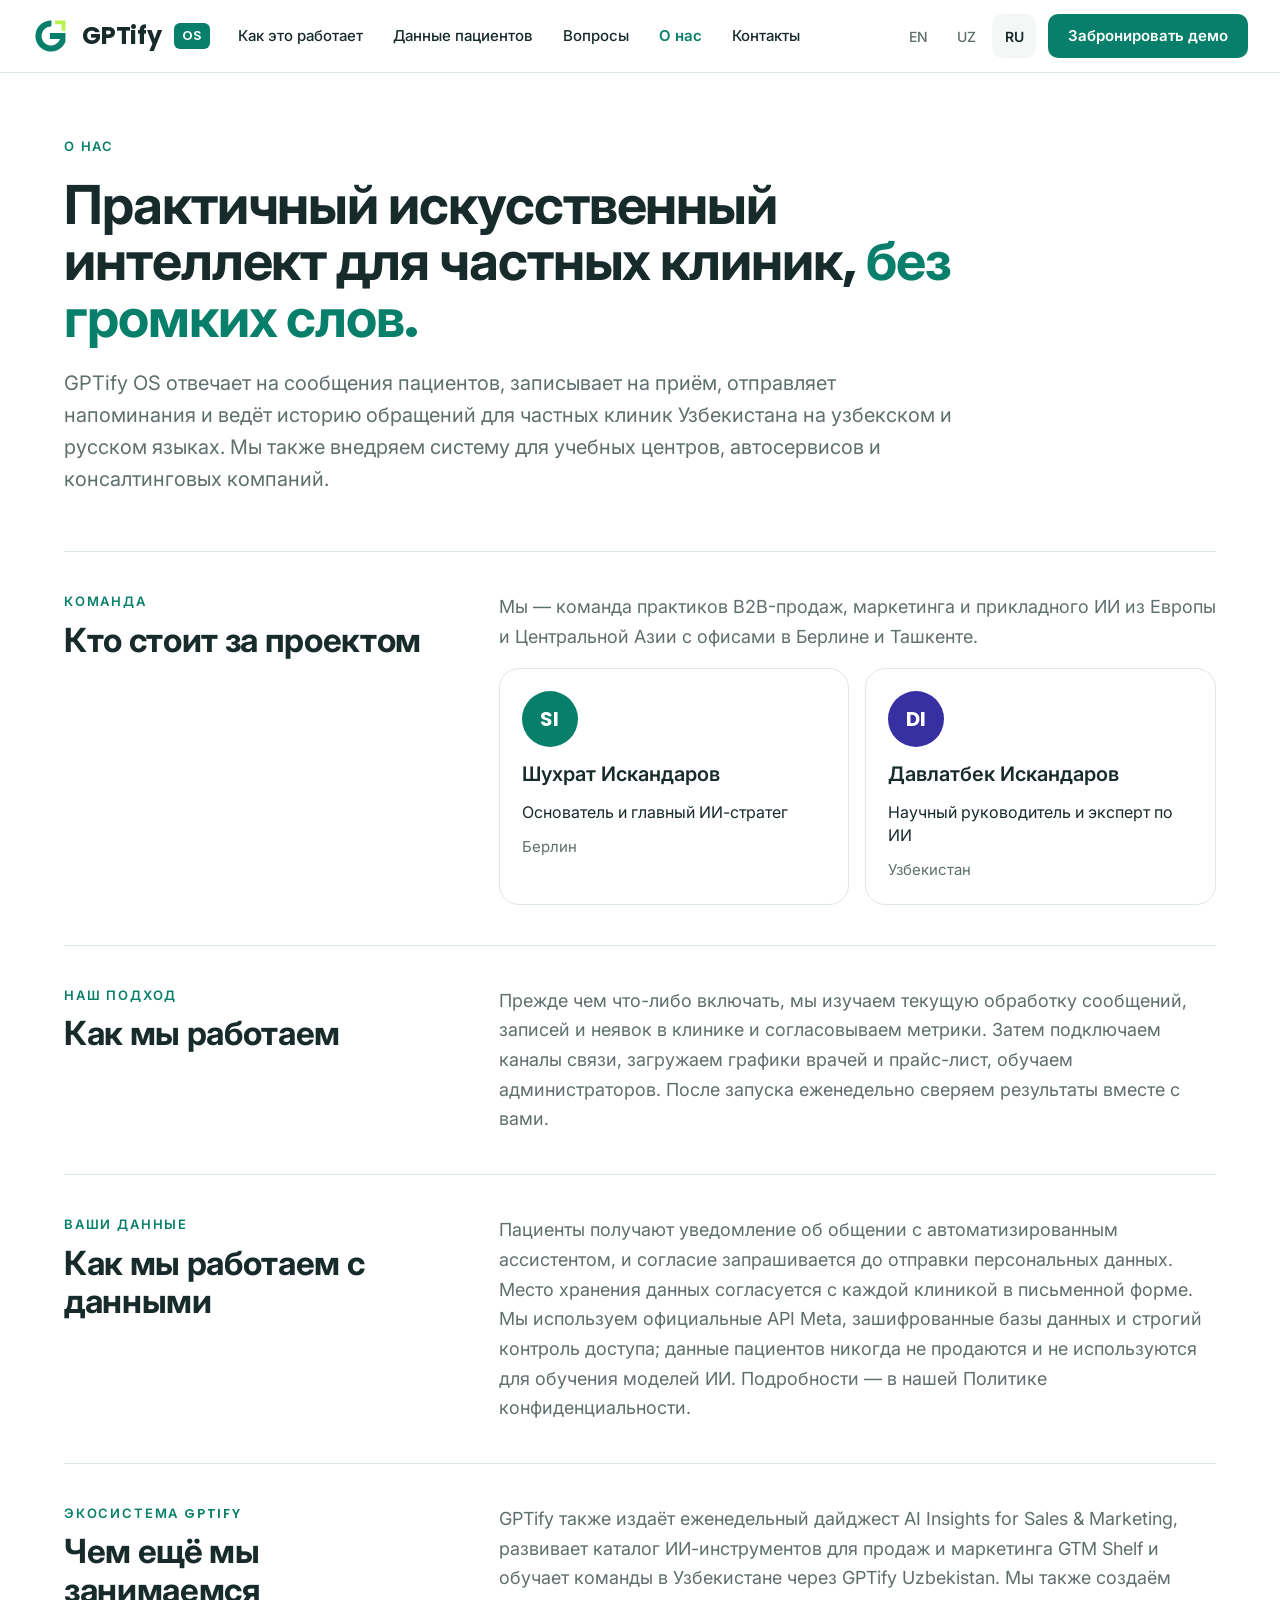
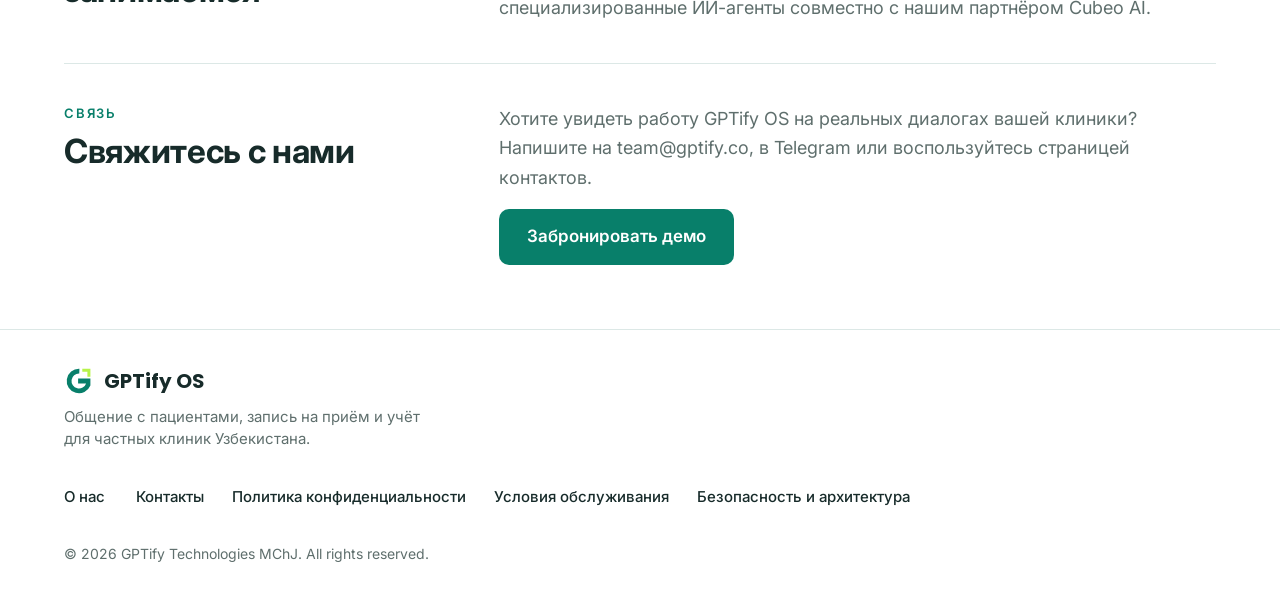
<file: ru/about.html>
<!doctype html>
<html lang="ru">
<head>
  <meta charset="utf-8">
  <meta name="viewport" content="width=device-width, initial-scale=1">
  <title>О GPTify OS · Практичный искусственный интеллект для частных клиник, без громких слов</title>
  <meta name="description" content="Мы — команда практиков B2B-продаж, маркетинга и ИИ в Берлине и Ташкенте, внедряющая практичный искусственный интеллект для частных клиник в Узбекистане, без громких слов.">
  <link rel="canonical" href="https://gptify.si/ru/about.html">
  <link rel="alternate" hreflang="en" href="https://gptify.si/about.html">
  <link rel="alternate" hreflang="uz" href="https://gptify.si/uz/about.html">
  <link rel="alternate" hreflang="ru" href="https://gptify.si/ru/about.html">
  <link rel="alternate" hreflang="x-default" href="https://gptify.si/about.html">
  <link rel="stylesheet" href="/style.min.css">
  <link rel="icon" href="/gptify-app-icon.svg" type="image/svg+xml">
</head>
<body>
<header style="display: flex; flex-wrap: wrap; align-items: center; justify-content: space-between; gap: 12px 20px; padding: 14px clamp(16px, 2.5vw, 40px); border-bottom: 1px solid #DCE8E6; background: #FFFFFF; position: sticky; top: 0; z-index: 100;">
  <a href="/ru/" aria-label="GPTify OS home" style="display: flex; align-items: center; gap: 12px; min-height: 44px; text-decoration: none; color: #172B2A; flex-shrink: 0">
    <svg aria-hidden="true" width="38" height="38" viewBox="0 0 100 100" fill="none"><path fill="#087F6A" d="M51.4 9 A41 41 0 1 0 88 65.4 V42 H47 V58 H73.7 A25 25 0 1 1 50.9 25 Z"></path><path fill="#B7F34A" d="M61 9 H88 V36 H78 V19 H61 Z"></path></svg>
    <span style="font-family: 'Poppins', 'Inter', system-ui, sans-serif; font-weight: 700; font-size: 24px; letter-spacing: -0.01em">GPTify</span>
    <span style="font-family: 'Poppins', 'Inter', system-ui, sans-serif; font-weight: 600; font-size: 13px; color: #FFFFFF; background: #087F6A; border-radius: 6px; padding: 3px 8px">OS</span>
  </a>
  <nav aria-label="Main" class="hdr-nav" style="display: flex; flex-wrap: wrap; align-items: center; gap: 4px 14px">
    <a href="/ru/#how" style="display: inline-flex; align-items: center; justify-content: center; min-height: 44px; min-width: 44px; padding: 0 8px; font-size: 15px; font-weight: 500; color: #172B2A; text-decoration: none">Как это работает</a>
    <a href="/ru/#privacy" style="display: inline-flex; align-items: center; justify-content: center; min-height: 44px; min-width: 44px; padding: 0 8px; font-size: 15px; font-weight: 500; color: #172B2A; text-decoration: none">Данные пациентов</a>
    <a href="/ru/#faq" style="display: inline-flex; align-items: center; justify-content: center; min-height: 44px; min-width: 44px; padding: 0 8px; font-size: 15px; font-weight: 500; color: #172B2A; text-decoration: none">Вопросы</a>
    <a href="/ru/about.html" style="display: inline-flex; align-items: center; justify-content: center; min-height: 44px; min-width: 44px; padding: 0 8px; font-size: 15px; text-decoration: none; color: #087F6A; font-weight: 600;">О нас</a>
    <a href="/ru/contact.html" style="display: inline-flex; align-items: center; justify-content: center; min-height: 44px; min-width: 44px; padding: 0 8px; font-size: 15px; text-decoration: none; color: #172B2A; font-weight: 500;">Контакты</a>
  </nav>
  <div style="display: flex; align-items: center; gap: 12px; margin-left: auto; flex-shrink: 0">
    <div class="hdr-lang" style="display: flex; align-items: center; gap: 4px" role="navigation" aria-label="Language selection">
      <a href="/about.html" aria-current="false" style="display: inline-flex; align-items: center; justify-content: center; min-width: 44px; min-height: 44px; font-size: 14px; border-radius: 10px; text-decoration: none; color: #5F6F6D; font-weight: 500;">EN</a>
      <a href="/uz/about.html" aria-current="false" style="display: inline-flex; align-items: center; justify-content: center; min-width: 44px; min-height: 44px; font-size: 14px; border-radius: 10px; text-decoration: none; color: #5F6F6D; font-weight: 500;">UZ</a>
      <a href="/ru/about.html" aria-current="true" style="display: inline-flex; align-items: center; justify-content: center; min-width: 44px; min-height: 44px; font-size: 14px; border-radius: 10px; text-decoration: none; background: #F3F8F7; font-weight: 600; color: #172B2A;">RU</a>
    </div>
    <a class="hdr-cta" href="/ru/#demo" onclick="openLeadModal(); return false;" style="display: inline-flex; align-items: center; justify-content: center; min-height: 44px; padding: 0 20px; background: #087F6A; color: #FFFFFF; font-family: 'Poppins', 'Inter', system-ui, sans-serif; font-weight: 600; font-size: 15px; border-radius: 10px; text-decoration: none">Забронировать демо</a>
    <button type="button" class="hdr-menu" onclick="openMobileMenu()" aria-label="Открыть меню" style="align-items: center; justify-content: center; width: 48px; height: 48px; border: 1px solid #DCE8E6; border-radius: 10px; background: transparent; color: #172B2A; cursor: pointer">
      <svg aria-hidden="true" width="22" height="22" viewBox="0 0 24 24" fill="none" stroke="#172B2A" stroke-width="2.2" stroke-linecap="round"><path d="M4 7h16M4 12h16M4 17h16"></path></svg>
    </button>
  </div>
</header>

<!-- Mobile Menu Overlay -->
<div id="mobile-menu" style="display: none; position: fixed; inset: 0; z-index: 1000; background: rgba(23, 43, 42, 0.6); backdrop-filter: blur(4px);" onclick="if(event.target === this) closeMobileMenu()">
  <div style="position: absolute; top: 0; right: 0; bottom: 0; width: min(320px, 85vw); background: #FFFFFF; padding: 24px; display: flex; flex-direction: column; gap: 20px; box-shadow: -4px 0 24px rgba(0,0,0,0.15); overflow-y: auto;">
    <div style="display: flex; align-items: center; justify-content: space-between; border-bottom: 1px solid #DCE8E6; padding-bottom: 16px;">
      <span style="font-family: 'Poppins', 'Inter', sans-serif; font-weight: 700; font-size: 20px; color: #172B2A;">GPTify <span style="font-size: 12px; background: #087F6A; color: #fff; padding: 2px 6px; border-radius: 4px;">OS</span></span>
      <button type="button" onclick="closeMobileMenu()" aria-label="Закрыть меню" style="display: inline-flex; align-items: center; justify-content: center; width: 44px; height: 44px; border: 1px solid #DCE8E6; border-radius: 10px; background: transparent; cursor: pointer;">
        <svg width="20" height="20" viewBox="0 0 24 24" fill="none" stroke="#172B2A" stroke-width="2.2" stroke-linecap="round"><path d="M18 6 6 18M6 6l12 12"></path></svg>
      </button>
    </div>
    <nav style="display: flex; flex-direction: column; gap: 6px;">
      <a href="/ru/#how" onclick="closeMobileMenu()" style="display: flex; align-items: center; min-height: 48px; padding: 0 12px; font-size: 16px; font-weight: 500; color: #172B2A; text-decoration: none; border-radius: 8px;">Как это работает</a>
      <a href="/ru/#privacy" onclick="closeMobileMenu()" style="display: flex; align-items: center; min-height: 48px; padding: 0 12px; font-size: 16px; font-weight: 500; color: #172B2A; text-decoration: none; border-radius: 8px;">Данные пациентов</a>
      <a href="/ru/#faq" onclick="closeMobileMenu()" style="display: flex; align-items: center; min-height: 48px; padding: 0 12px; font-size: 16px; font-weight: 500; color: #172B2A; text-decoration: none; border-radius: 8px;">Вопросы</a>
      <a href="/ru/about.html" onclick="closeMobileMenu()" style="display: flex; align-items: center; min-height: 48px; padding: 0 12px; font-size: 16px; font-weight: 500; color: #172B2A; text-decoration: none; border-radius: 8px;">О нас</a>
      <a href="/ru/contact.html" onclick="closeMobileMenu()" style="display: flex; align-items: center; min-height: 48px; padding: 0 12px; font-size: 16px; font-weight: 500; color: #172B2A; text-decoration: none; border-radius: 8px;">Контакты</a>
    </nav>
    <div style="border-top: 1px solid #DCE8E6; padding-top: 16px; display: flex; flex-direction: column; gap: 14px;">
      <div style="font-size: 13px; font-weight: 600; color: #5F6F6D; text-transform: uppercase; letter-spacing: 0.05em;">Язык</div>
      <div style="display: flex; align-items: center; gap: 8px;">
        <a href="/about.html" style="display: inline-flex; align-items: center; justify-content: center; min-width: 44px; min-height: 44px; font-size: 15px; border-radius: 8px; text-decoration: none; color: #5F6F6D; font-weight: 500;">EN</a>
        <a href="/uz/about.html" style="display: inline-flex; align-items: center; justify-content: center; min-width: 44px; min-height: 44px; font-size: 15px; border-radius: 8px; text-decoration: none; color: #5F6F6D; font-weight: 500;">UZ</a>
        <a href="/ru/about.html" style="display: inline-flex; align-items: center; justify-content: center; min-width: 44px; min-height: 44px; font-size: 15px; border-radius: 8px; text-decoration: none; background: #F3F8F7; font-weight: 600; color: #172B2A;">RU</a>
      </div>
      <a href="/ru/#demo" onclick="closeMobileMenu(); openLeadModal(); return false;" style="display: inline-flex; align-items: center; justify-content: center; min-height: 48px; padding: 0 20px; background: #087F6A; color: #FFFFFF; font-family: 'Poppins', 'Inter', sans-serif; font-weight: 600; font-size: 16px; border-radius: 10px; text-decoration: none; margin-top: 8px;">Забронировать демо</a>
    </div>
  </div>
</div>


<main style="padding: 64px clamp(20px, 5vw, 80px) 24px; display: flex; flex-direction: column; background: #FFFFFF">
  <div style="display: flex; flex-direction: column; gap: 20px; max-width: 900px; padding-bottom: 56px">
    <div style="font-family: 'Poppins', 'Inter', system-ui, sans-serif; font-size: 13px; font-weight: 600; letter-spacing: 0.14em; color: #087F6A; text-transform: uppercase">О нас</div>
    <h1 style="margin: 0; font-family: 'Poppins', 'Inter', system-ui, sans-serif; font-weight: 700; font-size: clamp(36px, 4.2vw, 60px); line-height: 1.06; letter-spacing: -0.02em; color: #172B2A">
      Практичный искусственный интеллект для частных клиник, <span style="color: #087F6A">без громких слов.</span>
    </h1>
    <p style="margin: 0; font-size: 20px; line-height: 1.6; color: #5F6F6D">
      GPTify OS отвечает на сообщения пациентов, записывает на приём, отправляет напоминания и ведёт историю обращений для частных клиник Узбекистана на узбекском и русском языках. Мы также внедряем систему для учебных центров, автосервисов и консалтинговых компаний.
    </p>
  </div>

  <!-- The Team -->
  <div style="display: flex; flex-wrap: wrap; gap: 12px 56px; padding: 40px 0; border-top: 1px solid #DCE8E6">
    <div style="flex: 1 1 260px; min-width: 0; display: flex; flex-direction: column; gap: 10px">
      <div style="font-family: 'Poppins', 'Inter', system-ui, sans-serif; font-size: 13px; font-weight: 600; letter-spacing: 0.14em; color: #087F6A; text-transform: uppercase">Команда</div>
      <h2 style="margin: 0; font-family: 'Poppins', 'Inter', system-ui, sans-serif; font-weight: 700; font-size: clamp(26px, 2.6vw, 36px); line-height: 1.15; letter-spacing: -0.01em; color: #172B2A">Кто стоит за проектом</h2>
    </div>
    <div style="flex: 2 1 480px; min-width: 0; display: flex; flex-direction: column; gap: 16px">
      <p style="margin: 0; font-size: 18px; line-height: 1.65; color: #5F6F6D">Мы — команда практиков B2B-продаж, маркетинга и прикладного ИИ из Европы и Центральной Азии с офисами в Берлине и Ташкенте.</p>
      <div style="display: flex; flex-wrap: wrap; gap: 16px">
        <div style="flex: 1 1 260px; min-width: 0; background: #FFFFFF; border: 1px solid #DCE8E6; border-radius: 20px; padding: 22px; display: flex; flex-direction: column; gap: 12px">
          <div aria-hidden="true" style="display: flex; align-items: center; justify-content: center; width: 56px; height: 56px; border-radius: 50%; background: #087F6A; color: #FFFFFF; font-family: 'Poppins', 'Inter', system-ui, sans-serif; font-weight: 700; font-size: 20px">SI</div>
          <div style="font-family: 'Poppins', 'Inter', system-ui, sans-serif; font-weight: 600; font-size: 20px; color: #172B2A">Шухрат Искандаров</div>
          <div style="font-size: 16px; line-height: 1.45; color: #172B2A">Основатель и главный ИИ-стратег</div>
          <div style="font-size: 15px; color: #5F6F6D">Берлин</div>
        </div>
        <div style="flex: 1 1 260px; min-width: 0; background: #FFFFFF; border: 1px solid #DCE8E6; border-radius: 20px; padding: 22px; display: flex; flex-direction: column; gap: 12px">
          <div aria-hidden="true" style="display: flex; align-items: center; justify-content: center; width: 56px; height: 56px; border-radius: 50%; background: #3730A3; color: #FFFFFF; font-family: 'Poppins', 'Inter', system-ui, sans-serif; font-weight: 700; font-size: 20px">DI</div>
          <div style="font-family: 'Poppins', 'Inter', system-ui, sans-serif; font-weight: 600; font-size: 20px; color: #172B2A">Давлатбек Искандаров</div>
          <div style="font-size: 16px; line-height: 1.45; color: #172B2A">Научный руководитель и эксперт по ИИ</div>
          <div style="font-size: 15px; color: #5F6F6D">Узбекистан</div>
        </div>
      </div>
    </div>
  </div>

  <!-- Our Method -->
  <div style="display: flex; flex-wrap: wrap; gap: 12px 56px; padding: 40px 0; border-top: 1px solid #DCE8E6">
    <div style="flex: 1 1 260px; min-width: 0; display: flex; flex-direction: column; gap: 10px">
      <div style="font-family: 'Poppins', 'Inter', system-ui, sans-serif; font-size: 13px; font-weight: 600; letter-spacing: 0.14em; color: #087F6A; text-transform: uppercase">Наш подход</div>
      <h2 style="margin: 0; font-family: 'Poppins', 'Inter', system-ui, sans-serif; font-weight: 700; font-size: clamp(26px, 2.6vw, 36px); line-height: 1.15; letter-spacing: -0.01em; color: #172B2A">Как мы работаем</h2>
    </div>
    <div style="flex: 2 1 480px; min-width: 0; display: flex; flex-direction: column; gap: 16px">
      <p style="margin: 0; font-size: 18px; line-height: 1.65; color: #5F6F6D">Прежде чем что-либо включать, мы изучаем текущую обработку сообщений, записей и неявок в клинике и согласовываем метрики. Затем подключаем каналы связи, загружаем графики врачей и прайс-лист, обучаем администраторов. После запуска еженедельно сверяем результаты вместе с вами.</p>
    </div>
  </div>

  <!-- Your Data -->
  <div style="display: flex; flex-wrap: wrap; gap: 12px 56px; padding: 40px 0; border-top: 1px solid #DCE8E6">
    <div style="flex: 1 1 260px; min-width: 0; display: flex; flex-direction: column; gap: 10px">
      <div style="font-family: 'Poppins', 'Inter', system-ui, sans-serif; font-size: 13px; font-weight: 600; letter-spacing: 0.14em; color: #087F6A; text-transform: uppercase">Ваши данные</div>
      <h2 style="margin: 0; font-family: 'Poppins', 'Inter', system-ui, sans-serif; font-weight: 700; font-size: clamp(26px, 2.6vw, 36px); line-height: 1.15; letter-spacing: -0.01em; color: #172B2A">Как мы работаем с данными</h2>
    </div>
    <div style="flex: 2 1 480px; min-width: 0; display: flex; flex-direction: column; gap: 16px">
      <p style="margin: 0; font-size: 18px; line-height: 1.65; color: #5F6F6D">
        Пациенты получают уведомление об общении с автоматизированным ассистентом, и согласие запрашивается до отправки персональных данных. Место хранения данных согласуется с каждой клиникой в письменной форме. Мы используем официальные API Meta, зашифрованные базы данных и строгий контроль доступа; данные пациентов никогда не продаются и не используются для обучения моделей ИИ. Подробности — в нашей Политике конфиденциальности.
      </p>
    </div>
  </div>

  <!-- The Wider GPTify -->
  <div style="display: flex; flex-wrap: wrap; gap: 12px 56px; padding: 40px 0; border-top: 1px solid #DCE8E6">
    <div style="flex: 1 1 260px; min-width: 0; display: flex; flex-direction: column; gap: 10px">
      <div style="font-family: 'Poppins', 'Inter', system-ui, sans-serif; font-size: 13px; font-weight: 600; letter-spacing: 0.14em; color: #087F6A; text-transform: uppercase">Экосистема GPTify</div>
      <h2 style="margin: 0; font-family: 'Poppins', 'Inter', system-ui, sans-serif; font-weight: 700; font-size: clamp(26px, 2.6vw, 36px); line-height: 1.15; letter-spacing: -0.01em; color: #172B2A">Чем ещё мы занимаемся</h2>
    </div>
    <div style="flex: 2 1 480px; min-width: 0; display: flex; flex-direction: column; gap: 16px">
      <p style="margin: 0; font-size: 18px; line-height: 1.65; color: #5F6F6D">
        GPTify также издаёт еженедельный дайджест AI Insights for Sales & Marketing, развивает каталог ИИ-инструментов для продаж и маркетинга GTM Shelf и обучает команды в Узбекистане через GPTify Uzbekistan. Мы также создаём специализированные ИИ-агенты совместно с нашим партнёром Cubeo AI.
      </p>
    </div>
  </div>

  <!-- Contact -->
  <div style="display: flex; flex-wrap: wrap; gap: 12px 56px; padding: 40px 0; border-top: 1px solid #DCE8E6">
    <div style="flex: 1 1 260px; min-width: 0; display: flex; flex-direction: column; gap: 10px">
      <div style="font-family: 'Poppins', 'Inter', system-ui, sans-serif; font-size: 13px; font-weight: 600; letter-spacing: 0.14em; color: #087F6A; text-transform: uppercase">Связь</div>
      <h2 style="margin: 0; font-family: 'Poppins', 'Inter', system-ui, sans-serif; font-weight: 700; font-size: clamp(26px, 2.6vw, 36px); line-height: 1.15; letter-spacing: -0.01em; color: #172B2A">Свяжитесь с нами</h2>
    </div>
    <div style="flex: 2 1 480px; min-width: 0; display: flex; flex-direction: column; gap: 16px">
      <p style="margin: 0; font-size: 18px; line-height: 1.65; color: #5F6F6D">Хотите увидеть работу GPTify OS на реальных диалогах вашей клиники? Напишите на team@gptify.co, в Telegram или воспользуйтесь страницей контактов.</p>
      <a href="#demo" onclick="openLeadModal(); return false;" style="align-self: flex-start; display: inline-flex; align-items: center; min-height: 56px; padding: 0 28px; background: #087F6A; color: #FFFFFF; font-family: 'Poppins', 'Inter', system-ui, sans-serif; font-weight: 600; font-size: 17px; border-radius: 10px; text-decoration: none">
        Забронировать демо
      </a>
    </div>
  </div>
</main>

<footer style="border-top: 1px solid #DCE8E6; padding: 36px clamp(20px, 5vw, 80px) 44px; display: flex; flex-wrap: wrap; align-items: flex-start; justify-content: space-between; gap: 24px 48px; background: #FFFFFF">
  <div style="display: flex; flex-direction: column; gap: 10px; max-width: 380px">
    <div style="display: flex; align-items: center; gap: 10px">
      <svg aria-hidden="true" width="30" height="30" viewBox="0 0 100 100" fill="none"><path fill="#087F6A" d="M51.4 9 A41 41 0 1 0 88 65.4 V42 H47 V58 H73.7 A25 25 0 1 1 50.9 25 Z"></path><path fill="#B7F34A" d="M61 9 H88 V36 H78 V19 H61 Z"></path></svg>
      <span style="font-family: 'Poppins', 'Inter', system-ui, sans-serif; font-weight: 700; font-size: 20px; color: #172B2A">GPTify OS</span>
    </div>
    <div style="font-size: 15px; line-height: 1.5; color: #5F6F6D">Общение с пациентами, запись на приём и учёт для частных клиник Узбекистана.</div>
  </div>
  <nav aria-label="Footer" style="display: flex; flex-wrap: wrap; gap: 4px 28px">
    <a href="/ru/about.html" style="display: inline-flex; align-items: center; min-height: 44px; min-width: 44px; font-size: 15px; font-weight: 500; color: #172B2A">О нас</a>
    <a href="/ru/contact.html" style="display: inline-flex; align-items: center; min-height: 44px; min-width: 44px; font-size: 15px; font-weight: 500; color: #172B2A">Контакты</a>
    <a href="/ru/privacy.html" style="display: inline-flex; align-items: center; min-height: 44px; min-width: 44px; font-size: 15px; font-weight: 500; color: #172B2A">Политика конфиденциальности</a>
    <a href="/ru/terms.html" style="display: inline-flex; align-items: center; min-height: 44px; min-width: 44px; font-size: 15px; font-weight: 500; color: #172B2A">Условия обслуживания</a>
    <a href="/ru/architecture.html" style="display: inline-flex; align-items: center; min-height: 44px; min-width: 44px; font-size: 15px; font-weight: 500; color: #172B2A">Безопасность и архитектура</a>
  </nav>
  <div style="flex: 1 1 100%; font-size: 14px; color: #5F6F6D">© 2026 GPTify Technologies MChJ. All rights reserved.</div>
</footer>

<!-- Lead Capture Modal -->
<div id="leadModal" role="dialog" aria-modal="true" aria-labelledby="modalTitle" style="display: none; position: fixed; inset: 0; z-index: 1000; background: rgba(23, 43, 42, 0.6); backdrop-filter: blur(4px); overflow-y: auto; padding: 20px" onclick="if(event.target === this) closeLeadModal()">
  <div style="position: relative; max-width: 520px; margin: 40px auto; background: #FFFFFF; border-radius: 20px; padding: clamp(24px, 4vw, 36px); box-shadow: 0 20px 40px rgba(0,0,0,0.2); border: 1px solid #DCE8E6">
    <button type="button" onclick="closeLeadModal()" aria-label="Закрыть" style="position: absolute; top: 18px; right: 18px; width: 44px; height: 44px; border-radius: 10px; background: #F3F8F7; border: 1px solid #DCE8E6; display: flex; align-items: center; justify-content: center; cursor: pointer; color: #172B2A">
      <svg aria-hidden="true" width="20" height="20" viewBox="0 0 24 24" fill="none" stroke="currentColor" stroke-width="2"><path d="M18 6 6 18M6 6l12 12"></path></svg>
    </button>
    
    <div id="modalBody">
      <h3 id="modalTitle" style="margin: 0 0 8px; font-family: 'Poppins', 'Inter', system-ui, sans-serif; font-size: 24px; font-weight: 700; color: #172B2A">Забронировать демо</h3>
      <p style="margin: 0 0 20px; font-size: 15px; color: #5F6F6D; line-height: 1.5">Посмотрите, как работает GPTify OS на ваших процессах за 30 минут.</p>
      
      <form id="leadForm" onsubmit="handleLeadSubmit(event)" style="display: flex; flex-direction: column; gap: 14px">
        <input type="hidden" id="modalLeadInterest" name="interest" value="Clinic Demo">
        
        <div>
          <label for="leadName" style="display: block; font-size: 14px; font-weight: 600; color: #172B2A; margin-bottom: 6px">Ваше имя</label>
          <input type="text" id="leadName" name="name" required autocomplete="name" placeholder="Дильшод Каримов" style="width: 100%; min-height: 48px; border: 1px solid #DCE8E6; border-radius: 10px; padding: 10px 14px; font-size: 16px; color: #172B2A; background: #FFFFFF; outline: none">
        </div>
        
        <div>
          <label for="leadCompany" style="display: block; font-size: 14px; font-weight: 600; color: #172B2A; margin-bottom: 6px">Название компании или клиники</label>
          <input type="text" id="leadCompany" name="company" required autocomplete="organization" placeholder="Smile Clinic (стоматология)" style="width: 100%; min-height: 48px; border: 1px solid #DCE8E6; border-radius: 10px; padding: 10px 14px; font-size: 16px; color: #172B2A; background: #FFFFFF; outline: none">
        </div>
        
        <div>
          <label for="leadContact" style="display: block; font-size: 14px; font-weight: 600; color: #172B2A; margin-bottom: 6px">Телефон или Telegram</label>
          <input type="text" id="leadContact" name="contact" required autocomplete="tel" placeholder="+998 90 123 45 67 или @username" style="width: 100%; min-height: 48px; border: 1px solid #DCE8E6; border-radius: 10px; padding: 10px 14px; font-size: 16px; color: #172B2A; background: #FFFFFF; outline: none">
        </div>
        
        <div>
          <label for="leadTeamSize" style="display: block; font-size: 14px; font-weight: 600; color: #172B2A; margin-bottom: 6px">Размер команды</label>
          <select id="leadTeamSize" name="teamSize" style="width: 100%; min-height: 48px; border: 1px solid #DCE8E6; border-radius: 10px; padding: 10px 14px; font-size: 16px; color: #172B2A; background: #FFFFFF; outline: none">
            <option value="1-5">1-5 человек</option>
            <option value="6-20" selected>6-15 человек</option>
            <option value="21-50">16-50 человек</option>
            <option value="50+">50+ человек</option>
          </select>
        </div>
        
        <div>
          <label style="display: block; font-size: 14px; font-weight: 600; color: #172B2A; margin-bottom: 6px">Каналы связи</label>
          <div style="display: grid; grid-template-columns: repeat(2, 1fr); gap: 8px">
            <label style="display: flex; align-items: center; gap: 8px; font-size: 14px; font-weight: 500; color: #172B2A; background: #F3F8F7; padding: 10px 12px; border-radius: 8px; border: 1px solid #DCE8E6; cursor: pointer; min-height: 44px">
              <input type="checkbox" name="channels" value="Telegram" checked style="accent-color: #087F6A; width: 18px; height: 18px"> Telegram
            </label>
            <label style="display: flex; align-items: center; gap: 8px; font-size: 14px; font-weight: 500; color: #172B2A; background: #F3F8F7; padding: 10px 12px; border-radius: 8px; border: 1px solid #DCE8E6; cursor: pointer; min-height: 44px">
              <input type="checkbox" name="channels" value="WhatsApp" checked style="accent-color: #087F6A; width: 18px; height: 18px"> WhatsApp Business
            </label>
            <label style="display: flex; align-items: center; gap: 8px; font-size: 14px; font-weight: 500; color: #172B2A; background: #F3F8F7; padding: 10px 12px; border-radius: 8px; border: 1px solid #DCE8E6; cursor: pointer; min-height: 44px">
              <input type="checkbox" name="channels" value="Instagram" checked style="accent-color: #087F6A; width: 18px; height: 18px"> Instagram Direct
            </label>
            <label style="display: flex; align-items: center; gap: 8px; font-size: 14px; font-weight: 500; color: #172B2A; background: #F3F8F7; padding: 10px 12px; border-radius: 8px; border: 1px solid #DCE8E6; cursor: pointer; min-height: 44px">
              <input type="checkbox" name="channels" value="Calls" style="accent-color: #087F6A; width: 18px; height: 18px"> Телефонные звонки
            </label>
          </div>
        </div>
        
        <p style="margin: 4px 0 0; font-size: 13px; color: #5F6F6D; line-height: 1.4">Без спама. Контакты используются только для согласования времени демо.</p>
        
        <button type="submit" id="modalSubmitBtn" style="width: 100%; min-height: 52px; background: #087F6A; color: #FFFFFF; font-family: 'Poppins', 'Inter', system-ui, sans-serif; font-size: 16px; font-weight: 600; border-radius: 10px; margin-top: 8px; cursor: pointer">
          Отправить заявку
        </button>
      </form>
    </div>
    
    <div id="modalSuccess" style="display: none; text-align: center; padding: 20px 10px">
      <div style="width: 64px; height: 64px; border-radius: 50%; background: #EAF8D2; color: #087F6A; display: inline-flex; align-items: center; justify-content: center; margin-bottom: 16px">
        <svg aria-hidden="true" width="32" height="32" viewBox="0 0 24 24" fill="none" stroke="currentColor" stroke-width="2.5" stroke-linecap="round" stroke-linejoin="round"><path d="M20 6 9 17l-5-5"></path></svg>
      </div>
      <h3 style="margin: 0 0 8px; font-family: 'Poppins', 'Inter', system-ui, sans-serif; font-size: 22px; font-weight: 700; color: #172B2A">Заявка принята!</h3>
      <p style="margin: 0; font-size: 15px; color: #5F6F6D; line-height: 1.5">Мы свяжемся с вами в ближайшее время, чтобы назначить время демо.</p>
      <button type="button" onclick="closeLeadModal()" style="margin-top: 24px; min-height: 44px; padding: 0 24px; background: #087F6A; color: #FFFFFF; border-radius: 8px; font-weight: 600">OK</button>
    </div>
  </div>
</div>

<script>
function openLeadModal(interest) {
  var modal = document.getElementById('leadModal');
  if (modal) {
    if (interest) {
      var field = document.getElementById('modalLeadInterest');
      if (field) field.value = interest;
    }
    modal.style.display = 'block';
    document.body.style.overflow = 'hidden';
  }
}

function closeLeadModal() {
  var modal = document.getElementById('leadModal');
  if (modal) {
    modal.style.display = 'none';
    document.body.style.overflow = '';
  }
}

function openMobileMenu() {
  var m = document.getElementById('mobile-menu');
  if (m) {
    m.style.display = 'block';
    document.body.style.overflow = 'hidden';
  }
}

function closeMobileMenu() {
  var m = document.getElementById('mobile-menu');
  if (m) {
    m.style.display = 'none';
    document.body.style.overflow = '';
  }
}

function handleLeadSubmit(e) {
  e.preventDefault();
  var btn = document.getElementById('modalSubmitBtn');
  var form = document.getElementById('leadForm');
  var channels = Array.from(form.querySelectorAll('input[name="channels"]:checked')).map(function(c) { return c.value; });
  
  var payload = {
    source: 'modal',
    interest: document.getElementById('modalLeadInterest').value,
    name: document.getElementById('leadName').value,
    clinic: document.getElementById('leadCompany').value,
    contact: document.getElementById('leadContact').value,
    teamSize: document.getElementById('leadTeamSize').value,
    channels: channels.join(', '),
    timestamp: new Date().toISOString()
  };
  
  if (btn) {
    btn.disabled = true;
    btn.textContent = "\u041e\u0442\u043f\u0440\u0430\u0432\u043a\u0430...";
  }
  
  fetch("https://script.google.com/macros/s/AKfycbzM3GZEDsWDc-3SUI4sySAWnJFn6ZolQaYkwo7W4VWG-79J3WVLYeQL7qs5jgAtkK_C_g/exec", {
    method: 'POST',
    mode: 'no-cors',
    headers: { 'Content-Type': 'application/json' },
    body: JSON.stringify(payload)
  }).then(function() {
    document.getElementById('modalBody').style.display = 'none';
    document.getElementById('modalSuccess').style.display = 'block';
  }).catch(function(err) {
    if (btn) {
      btn.disabled = false;
      btn.textContent = "\u041e\u0448\u0438\u0431\u043a\u0430 \u043e\u0442\u043f\u0440\u0430\u0432\u043a\u0438. \u041f\u043e\u0436\u0430\u043b\u0443\u0439\u0441\u0442\u0430, \u043d\u0430\u043f\u0438\u0448\u0438\u0442\u0435 \u043d\u0430\u043c \u0432 Telegram \u0438\u043b\u0438 \u043d\u0430 team@gptify.co";
    }
  });
}

// Clean hashtag handling & smooth scrolling
document.addEventListener('click', function(e) {
  var a = e.target.closest('a');
  if (!a) return;
  var href = a.getAttribute('href');
  if (!href) return;
  
  var hash = '';
  if (href.startsWith('#') && href.length > 1) {
    hash = href.slice(1);
  } else if (href.indexOf('#') !== -1) {
    var parts = href.split('#');
    var targetPath = parts[0];
    var curPath = window.location.pathname;
    if (targetPath === curPath || (targetPath === '/' && (curPath === '/' || curPath === '/index.html')) || (targetPath === '/uz/' && (curPath === '/uz/' || curPath === '/uz/index.html')) || (targetPath === '/ru/' && (curPath === '/ru/' || curPath === '/ru/index.html'))) {
      hash = parts[1];
    }
  }
  
  if (hash) {
    var targetEl = document.getElementById(hash);
    if (targetEl) {
      e.preventDefault();
      targetEl.scrollIntoView({ behavior: 'smooth' });
      if (window.history && window.history.replaceState) {
        window.history.replaceState(null, null, window.location.pathname + window.location.search);
      }
    }
  }
});

if (window.location.hash) {
  var initialTarget = document.getElementById(window.location.hash.slice(1));
  if (initialTarget) {
    setTimeout(function() {
      initialTarget.scrollIntoView({ behavior: 'smooth' });
      if (window.history && window.history.replaceState) {
        window.history.replaceState(null, null, window.location.pathname + window.location.search);
      }
    }, 150);
  } else {
    if (window.history && window.history.replaceState) {
      window.history.replaceState(null, null, window.location.pathname + window.location.search);
    }
  }
}
</script>


</body>
</html>
</file>
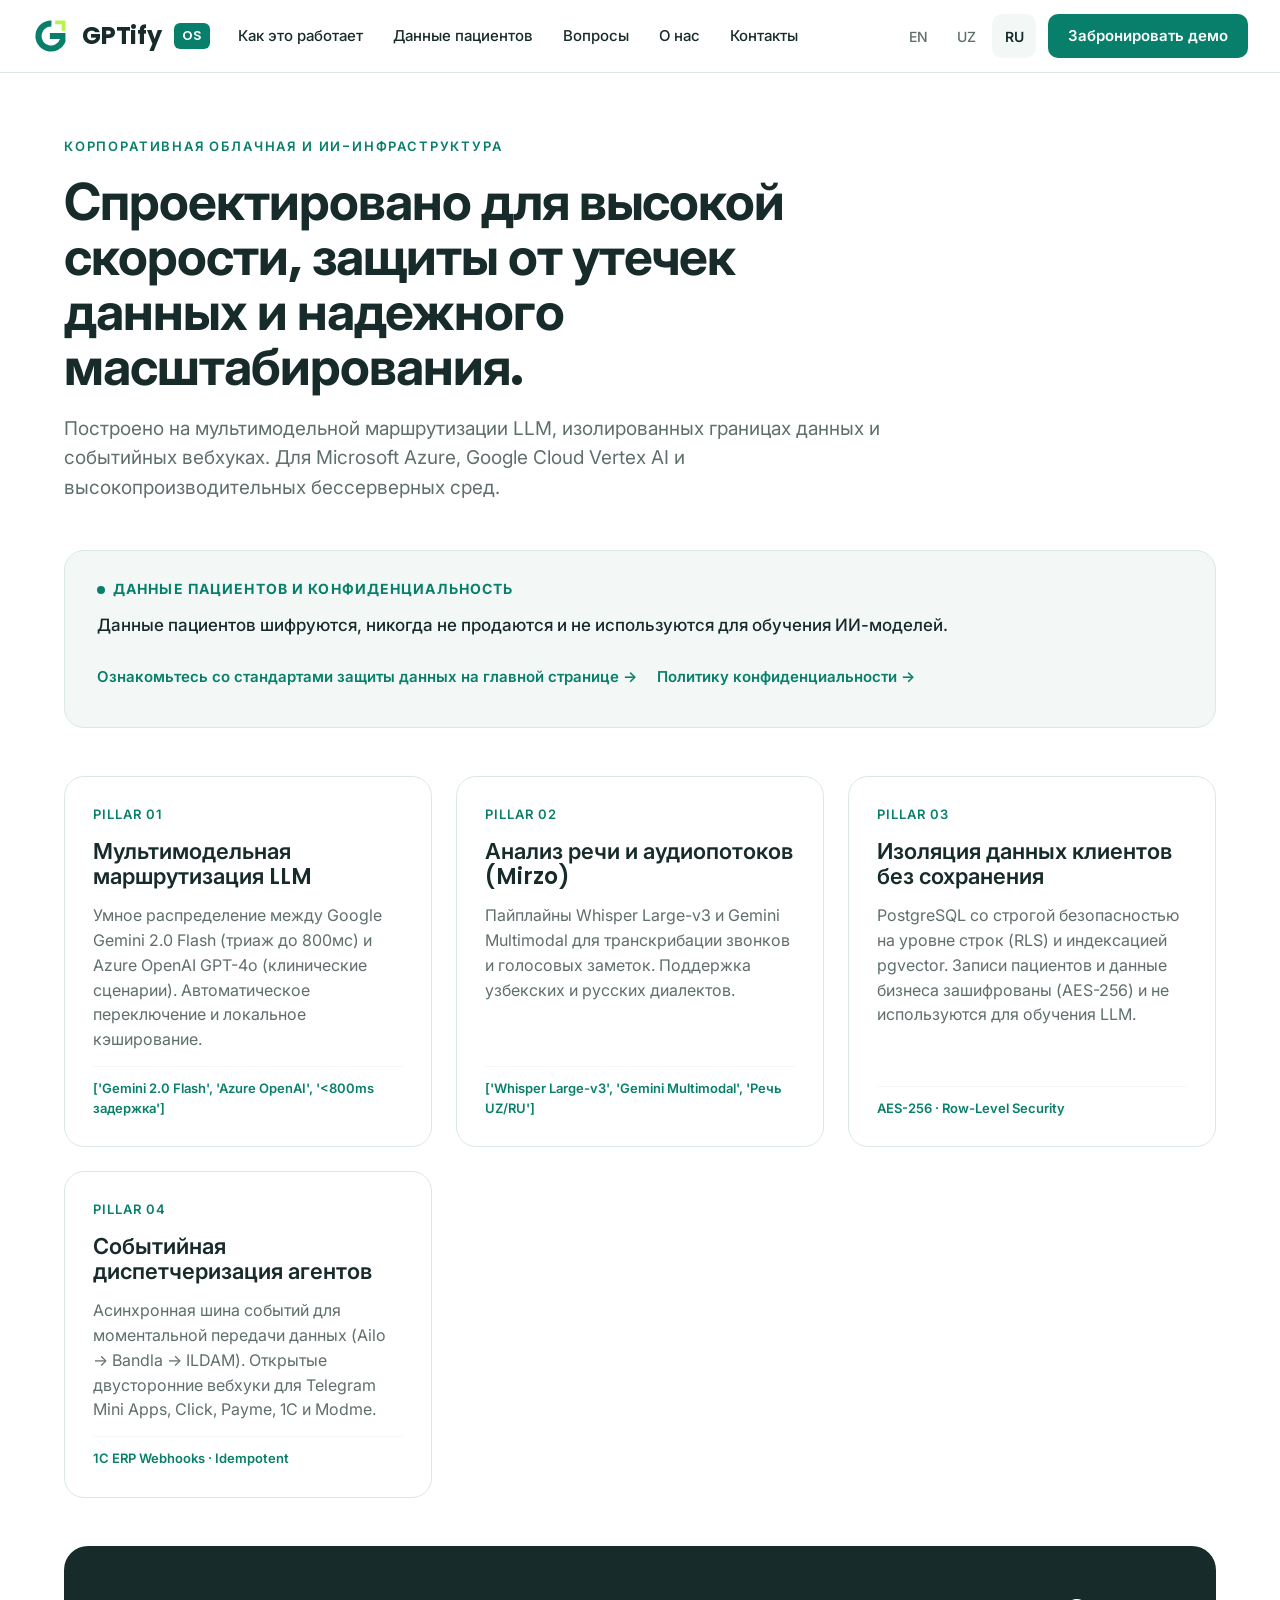
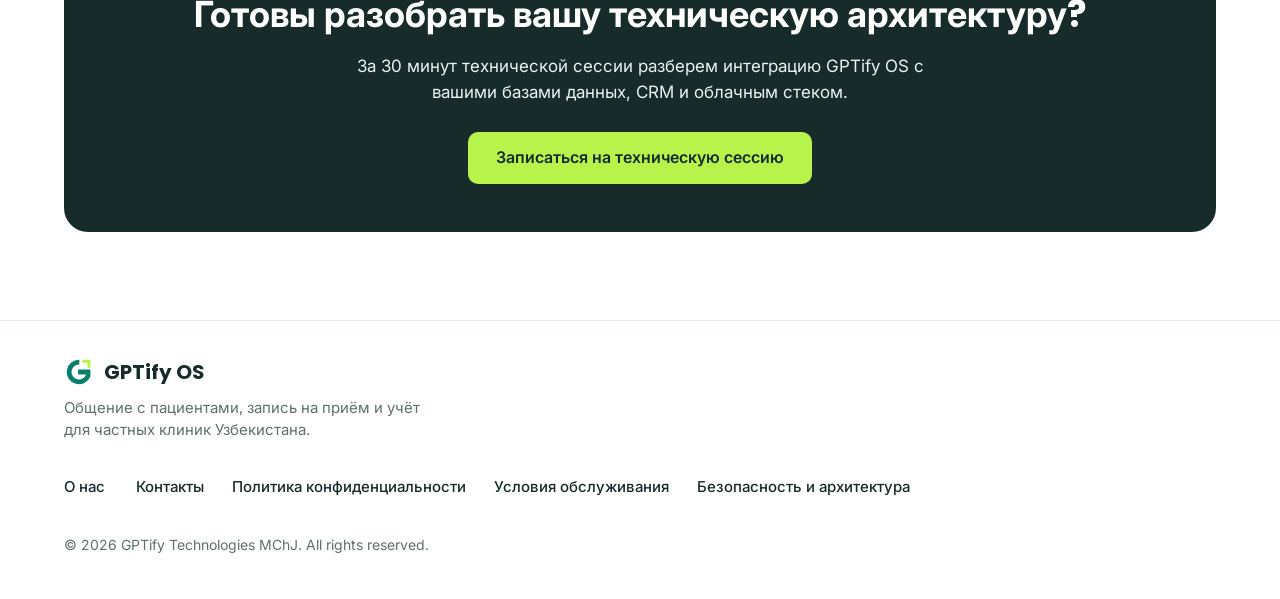
<file: ru/architecture.html>
<!doctype html>
<html lang="ru">
<head>
  <meta charset="utf-8">
  <meta name="viewport" content="width=device-width, initial-scale=1">
  <title>Безопасность и архитектура | GPTify OS</title>
  <meta name="description" content="Корпоративная облачная и ИИ-инфраструктура для высокой скорости, защиты данных и масштабирования.">
  <link rel="canonical" href="https://gptify.si/ru/architecture.html">
  <link rel="alternate" hreflang="en" href="https://gptify.si/architecture.html">
  <link rel="alternate" hreflang="uz" href="https://gptify.si/uz/architecture.html">
  <link rel="alternate" hreflang="ru" href="https://gptify.si/ru/architecture.html">
  <link rel="alternate" hreflang="x-default" href="https://gptify.si/architecture.html">
  <link rel="stylesheet" href="/style.min.css">
  <link rel="icon" href="/gptify-app-icon.svg" type="image/svg+xml">
</head>
<body>
<header style="display: flex; flex-wrap: wrap; align-items: center; justify-content: space-between; gap: 12px 20px; padding: 14px clamp(16px, 2.5vw, 40px); border-bottom: 1px solid #DCE8E6; background: #FFFFFF; position: sticky; top: 0; z-index: 100;">
  <a href="/ru/" aria-label="GPTify OS home" style="display: flex; align-items: center; gap: 12px; min-height: 44px; text-decoration: none; color: #172B2A; flex-shrink: 0">
    <svg aria-hidden="true" width="38" height="38" viewBox="0 0 100 100" fill="none"><path fill="#087F6A" d="M51.4 9 A41 41 0 1 0 88 65.4 V42 H47 V58 H73.7 A25 25 0 1 1 50.9 25 Z"></path><path fill="#B7F34A" d="M61 9 H88 V36 H78 V19 H61 Z"></path></svg>
    <span style="font-family: 'Poppins', 'Inter', system-ui, sans-serif; font-weight: 700; font-size: 24px; letter-spacing: -0.01em">GPTify</span>
    <span style="font-family: 'Poppins', 'Inter', system-ui, sans-serif; font-weight: 600; font-size: 13px; color: #FFFFFF; background: #087F6A; border-radius: 6px; padding: 3px 8px">OS</span>
  </a>
  <nav aria-label="Main" class="hdr-nav" style="display: flex; flex-wrap: wrap; align-items: center; gap: 4px 14px">
    <a href="/ru/#how" style="display: inline-flex; align-items: center; justify-content: center; min-height: 44px; min-width: 44px; padding: 0 8px; font-size: 15px; font-weight: 500; color: #172B2A; text-decoration: none">Как это работает</a>
    <a href="/ru/#privacy" style="display: inline-flex; align-items: center; justify-content: center; min-height: 44px; min-width: 44px; padding: 0 8px; font-size: 15px; font-weight: 500; color: #172B2A; text-decoration: none">Данные пациентов</a>
    <a href="/ru/#faq" style="display: inline-flex; align-items: center; justify-content: center; min-height: 44px; min-width: 44px; padding: 0 8px; font-size: 15px; font-weight: 500; color: #172B2A; text-decoration: none">Вопросы</a>
    <a href="/ru/about.html" style="display: inline-flex; align-items: center; justify-content: center; min-height: 44px; min-width: 44px; padding: 0 8px; font-size: 15px; text-decoration: none; color: #172B2A; font-weight: 500;">О нас</a>
    <a href="/ru/contact.html" style="display: inline-flex; align-items: center; justify-content: center; min-height: 44px; min-width: 44px; padding: 0 8px; font-size: 15px; text-decoration: none; color: #172B2A; font-weight: 500;">Контакты</a>
  </nav>
  <div style="display: flex; align-items: center; gap: 12px; margin-left: auto; flex-shrink: 0">
    <div class="hdr-lang" style="display: flex; align-items: center; gap: 4px" role="navigation" aria-label="Language selection">
      <a href="/architecture.html" aria-current="false" style="display: inline-flex; align-items: center; justify-content: center; min-width: 44px; min-height: 44px; font-size: 14px; border-radius: 10px; text-decoration: none; color: #5F6F6D; font-weight: 500;">EN</a>
      <a href="/uz/architecture.html" aria-current="false" style="display: inline-flex; align-items: center; justify-content: center; min-width: 44px; min-height: 44px; font-size: 14px; border-radius: 10px; text-decoration: none; color: #5F6F6D; font-weight: 500;">UZ</a>
      <a href="/ru/architecture.html" aria-current="true" style="display: inline-flex; align-items: center; justify-content: center; min-width: 44px; min-height: 44px; font-size: 14px; border-radius: 10px; text-decoration: none; background: #F3F8F7; font-weight: 600; color: #172B2A;">RU</a>
    </div>
    <a class="hdr-cta" href="/ru/#demo" onclick="openLeadModal(); return false;" style="display: inline-flex; align-items: center; justify-content: center; min-height: 44px; padding: 0 20px; background: #087F6A; color: #FFFFFF; font-family: 'Poppins', 'Inter', system-ui, sans-serif; font-weight: 600; font-size: 15px; border-radius: 10px; text-decoration: none">Забронировать демо</a>
    <button type="button" class="hdr-menu" onclick="openMobileMenu()" aria-label="Открыть меню" style="align-items: center; justify-content: center; width: 48px; height: 48px; border: 1px solid #DCE8E6; border-radius: 10px; background: transparent; color: #172B2A; cursor: pointer">
      <svg aria-hidden="true" width="22" height="22" viewBox="0 0 24 24" fill="none" stroke="#172B2A" stroke-width="2.2" stroke-linecap="round"><path d="M4 7h16M4 12h16M4 17h16"></path></svg>
    </button>
  </div>
</header>

<!-- Mobile Menu Overlay -->
<div id="mobile-menu" style="display: none; position: fixed; inset: 0; z-index: 1000; background: rgba(23, 43, 42, 0.6); backdrop-filter: blur(4px);" onclick="if(event.target === this) closeMobileMenu()">
  <div style="position: absolute; top: 0; right: 0; bottom: 0; width: min(320px, 85vw); background: #FFFFFF; padding: 24px; display: flex; flex-direction: column; gap: 20px; box-shadow: -4px 0 24px rgba(0,0,0,0.15); overflow-y: auto;">
    <div style="display: flex; align-items: center; justify-content: space-between; border-bottom: 1px solid #DCE8E6; padding-bottom: 16px;">
      <span style="font-family: 'Poppins', 'Inter', sans-serif; font-weight: 700; font-size: 20px; color: #172B2A;">GPTify <span style="font-size: 12px; background: #087F6A; color: #fff; padding: 2px 6px; border-radius: 4px;">OS</span></span>
      <button type="button" onclick="closeMobileMenu()" aria-label="Закрыть меню" style="display: inline-flex; align-items: center; justify-content: center; width: 44px; height: 44px; border: 1px solid #DCE8E6; border-radius: 10px; background: transparent; cursor: pointer;">
        <svg width="20" height="20" viewBox="0 0 24 24" fill="none" stroke="#172B2A" stroke-width="2.2" stroke-linecap="round"><path d="M18 6 6 18M6 6l12 12"></path></svg>
      </button>
    </div>
    <nav style="display: flex; flex-direction: column; gap: 6px;">
      <a href="/ru/#how" onclick="closeMobileMenu()" style="display: flex; align-items: center; min-height: 48px; padding: 0 12px; font-size: 16px; font-weight: 500; color: #172B2A; text-decoration: none; border-radius: 8px;">Как это работает</a>
      <a href="/ru/#privacy" onclick="closeMobileMenu()" style="display: flex; align-items: center; min-height: 48px; padding: 0 12px; font-size: 16px; font-weight: 500; color: #172B2A; text-decoration: none; border-radius: 8px;">Данные пациентов</a>
      <a href="/ru/#faq" onclick="closeMobileMenu()" style="display: flex; align-items: center; min-height: 48px; padding: 0 12px; font-size: 16px; font-weight: 500; color: #172B2A; text-decoration: none; border-radius: 8px;">Вопросы</a>
      <a href="/ru/about.html" onclick="closeMobileMenu()" style="display: flex; align-items: center; min-height: 48px; padding: 0 12px; font-size: 16px; font-weight: 500; color: #172B2A; text-decoration: none; border-radius: 8px;">О нас</a>
      <a href="/ru/contact.html" onclick="closeMobileMenu()" style="display: flex; align-items: center; min-height: 48px; padding: 0 12px; font-size: 16px; font-weight: 500; color: #172B2A; text-decoration: none; border-radius: 8px;">Контакты</a>
    </nav>
    <div style="border-top: 1px solid #DCE8E6; padding-top: 16px; display: flex; flex-direction: column; gap: 14px;">
      <div style="font-size: 13px; font-weight: 600; color: #5F6F6D; text-transform: uppercase; letter-spacing: 0.05em;">Язык</div>
      <div style="display: flex; align-items: center; gap: 8px;">
        <a href="/architecture.html" style="display: inline-flex; align-items: center; justify-content: center; min-width: 44px; min-height: 44px; font-size: 15px; border-radius: 8px; text-decoration: none; color: #5F6F6D; font-weight: 500;">EN</a>
        <a href="/uz/architecture.html" style="display: inline-flex; align-items: center; justify-content: center; min-width: 44px; min-height: 44px; font-size: 15px; border-radius: 8px; text-decoration: none; color: #5F6F6D; font-weight: 500;">UZ</a>
        <a href="/ru/architecture.html" style="display: inline-flex; align-items: center; justify-content: center; min-width: 44px; min-height: 44px; font-size: 15px; border-radius: 8px; text-decoration: none; background: #F3F8F7; font-weight: 600; color: #172B2A;">RU</a>
      </div>
      <a href="/ru/#demo" onclick="closeMobileMenu(); openLeadModal(); return false;" style="display: inline-flex; align-items: center; justify-content: center; min-height: 48px; padding: 0 20px; background: #087F6A; color: #FFFFFF; font-family: 'Poppins', 'Inter', sans-serif; font-weight: 600; font-size: 16px; border-radius: 10px; text-decoration: none; margin-top: 8px;">Забронировать демо</a>
    </div>
  </div>
</div>


<main style="padding: 64px clamp(20px, 5vw, 80px) 88px; display: flex; flex-direction: column; gap: 48px; background: #FFFFFF">
  <div style="display: flex; flex-direction: column; gap: 18px; max-width: 860px">
    <div style="font-family: 'Poppins', 'Inter', system-ui, sans-serif; font-size: 13px; font-weight: 600; letter-spacing: 0.14em; color: #087F6A; text-transform: uppercase">КОРПОРАТИВНАЯ ОБЛАЧНАЯ И ИИ-ИНФРАСТРУКТУРА</div>
    <h1 style="margin: 0; font-family: 'Poppins', 'Inter', system-ui, sans-serif; font-weight: 700; font-size: clamp(34px, 4vw, 56px); line-height: 1.08; letter-spacing: -0.02em; color: #172B2A">
      Спроектировано для высокой скорости, защиты от утечек данных и надежного масштабирования.
    </h1>
    <p style="margin: 0; font-size: 19px; line-height: 1.55; color: #5F6F6D">Построено на мультимодельной маршрутизации LLM, изолированных границах данных и событийных вебхуках. Для Microsoft Azure, Google Cloud Vertex AI и высокопроизводительных бессерверных сред.</p>
  </div>

  <!-- Patient Data & Privacy Callout -->
  <div style="background: #F3F8F7; border: 1px solid #DCE8E6; border-radius: 20px; padding: 28px 32px; display: flex; flex-direction: column; gap: 12px">
    <div style="display: inline-flex; align-items: center; gap: 8px; font-family: 'Poppins', 'Inter', system-ui, sans-serif; font-size: 14px; font-weight: 700; color: #087F6A; text-transform: uppercase; letter-spacing: 0.08em">
      <span aria-hidden="true" style="width: 8px; height: 8px; border-radius: 50%; background: #087F6A"></span>
      Данные пациентов и конфиденциальность
    </div>
    <p style="margin: 0; font-size: 17px; line-height: 1.6; color: #172B2A; font-weight: 500">Данные пациентов шифруются, никогда не продаются и не используются для обучения ИИ-моделей.</p>
    <div style="display: flex; flex-wrap: wrap; gap: 20px; margin-top: 4px; font-size: 15px">
      <a href="/ru/#privacy" style="display: inline-flex; align-items: center; min-height: 44px; font-weight: 600">Ознакомьтесь со стандартами защиты данных на главной странице →</a>
      <a href="/ru/privacy.html" style="display: inline-flex; align-items: center; min-height: 44px; font-weight: 600">Политику конфиденциальности →</a>
    </div>
  </div>

  <!-- 4 Pillars Grid -->
  <div style="display: grid; grid-template-columns: repeat(auto-fit, minmax(min(100%, 340px), 1fr)); gap: 24px">
    <div style="background: #FFFFFF; border: 1px solid #DCE8E6; border-radius: 20px; padding: 28px; display: flex; flex-direction: column; gap: 14px">
      <div style="font-size: 13px; font-weight: 600; color: #087F6A; letter-spacing: 0.08em">PILLAR 01</div>
      <h2 style="margin: 0; font-family: 'Poppins', 'Inter', system-ui, sans-serif; font-weight: 600; font-size: 22px; color: #172B2A">Мультимодельная маршрутизация LLM</h2>
      <p style="margin: 0; font-size: 16px; line-height: 1.55; color: #5F6F6D">Умное распределение между Google Gemini 2.0 Flash (триаж до 800мс) и Azure OpenAI GPT-4o (клинические сценарии). Автоматическое переключение и локальное кэширование.</p>
      <div style="margin-top: auto; padding-top: 12px; font-size: 13px; font-weight: 600; color: #087F6A; border-top: 1px solid #F3F8F7">['Gemini 2.0 Flash', 'Azure OpenAI', '<800ms задержка']</div>
    </div>
    <div style="background: #FFFFFF; border: 1px solid #DCE8E6; border-radius: 20px; padding: 28px; display: flex; flex-direction: column; gap: 14px">
      <div style="font-size: 13px; font-weight: 600; color: #087F6A; letter-spacing: 0.08em">PILLAR 02</div>
      <h2 style="margin: 0; font-family: 'Poppins', 'Inter', system-ui, sans-serif; font-weight: 600; font-size: 22px; color: #172B2A">Анализ речи и аудиопотоков (Mirzo)</h2>
      <p style="margin: 0; font-size: 16px; line-height: 1.55; color: #5F6F6D">Пайплайны Whisper Large-v3 и Gemini Multimodal для транскрибации звонков и голосовых заметок. Поддержка узбекских и русских диалектов.</p>
      <div style="margin-top: auto; padding-top: 12px; font-size: 13px; font-weight: 600; color: #087F6A; border-top: 1px solid #F3F8F7">['Whisper Large-v3', 'Gemini Multimodal', 'Речь UZ/RU']</div>
    </div>
    <div style="background: #FFFFFF; border: 1px solid #DCE8E6; border-radius: 20px; padding: 28px; display: flex; flex-direction: column; gap: 14px">
      <div style="font-size: 13px; font-weight: 600; color: #087F6A; letter-spacing: 0.08em">PILLAR 03</div>
      <h2 style="margin: 0; font-family: 'Poppins', 'Inter', system-ui, sans-serif; font-weight: 600; font-size: 22px; color: #172B2A">Изоляция данных клиентов без сохранения</h2>
      <p style="margin: 0; font-size: 16px; line-height: 1.55; color: #5F6F6D">PostgreSQL со строгой безопасностью на уровне строк (RLS) и индексацией pgvector. Записи пациентов и данные бизнеса зашифрованы (AES-256) и не используются для обучения LLM.</p>
      <div style="margin-top: auto; padding-top: 12px; font-size: 13px; font-weight: 600; color: #087F6A; border-top: 1px solid #F3F8F7">AES-256 · Row-Level Security</div>
    </div>
    <div style="background: #FFFFFF; border: 1px solid #DCE8E6; border-radius: 20px; padding: 28px; display: flex; flex-direction: column; gap: 14px">
      <div style="font-size: 13px; font-weight: 600; color: #087F6A; letter-spacing: 0.08em">PILLAR 04</div>
      <h2 style="margin: 0; font-family: 'Poppins', 'Inter', system-ui, sans-serif; font-weight: 600; font-size: 22px; color: #172B2A">Событийная диспетчеризация агентов</h2>
      <p style="margin: 0; font-size: 16px; line-height: 1.55; color: #5F6F6D">Асинхронная шина событий для моментальной передачи данных (Ailo → Bandla → ILDAM). Открытые двусторонние вебхуки для Telegram Mini Apps, Click, Payme, 1C и Modme.</p>
      <div style="margin-top: auto; padding-top: 12px; font-size: 13px; font-weight: 600; color: #087F6A; border-top: 1px solid #F3F8F7">1C ERP Webhooks · Idempotent</div>
    </div>
  </div>

  <!-- Closing Callout -->
  <div style="background: #172B2A; border-radius: 24px; padding: clamp(28px, 4vw, 48px); display: flex; flex-direction: column; align-items: center; text-align: center; gap: 18px; color: #FFFFFF">
    <h2 style="margin: 0; font-family: 'Poppins', 'Inter', system-ui, sans-serif; font-weight: 700; font-size: clamp(24px, 3vw, 36px); color: #FFFFFF">Готовы разобрать вашу техническую архитектуру?</h2>
    <p style="margin: 0; max-width: 620px; font-size: 17px; line-height: 1.55; color: #EAF3F1">За 30 минут технической сессии разберем интеграцию GPTify OS с вашими базами данных, CRM и облачным стеком.</p>
    <a href="#demo" onclick="openLeadModal(); return false;" style="display: inline-flex; align-items: center; min-height: 52px; padding: 0 28px; background: #B7F34A; color: #172B2A; font-family: 'Poppins', 'Inter', system-ui, sans-serif; font-weight: 600; font-size: 16px; border-radius: 10px; text-decoration: none; margin-top: 8px">
      Записаться на техническую сессию
    </a>
  </div>
</main>

<footer style="border-top: 1px solid #DCE8E6; padding: 36px clamp(20px, 5vw, 80px) 44px; display: flex; flex-wrap: wrap; align-items: flex-start; justify-content: space-between; gap: 24px 48px; background: #FFFFFF">
  <div style="display: flex; flex-direction: column; gap: 10px; max-width: 380px">
    <div style="display: flex; align-items: center; gap: 10px">
      <svg aria-hidden="true" width="30" height="30" viewBox="0 0 100 100" fill="none"><path fill="#087F6A" d="M51.4 9 A41 41 0 1 0 88 65.4 V42 H47 V58 H73.7 A25 25 0 1 1 50.9 25 Z"></path><path fill="#B7F34A" d="M61 9 H88 V36 H78 V19 H61 Z"></path></svg>
      <span style="font-family: 'Poppins', 'Inter', system-ui, sans-serif; font-weight: 700; font-size: 20px; color: #172B2A">GPTify OS</span>
    </div>
    <div style="font-size: 15px; line-height: 1.5; color: #5F6F6D">Общение с пациентами, запись на приём и учёт для частных клиник Узбекистана.</div>
  </div>
  <nav aria-label="Footer" style="display: flex; flex-wrap: wrap; gap: 4px 28px">
    <a href="/ru/about.html" style="display: inline-flex; align-items: center; min-height: 44px; min-width: 44px; font-size: 15px; font-weight: 500; color: #172B2A">О нас</a>
    <a href="/ru/contact.html" style="display: inline-flex; align-items: center; min-height: 44px; min-width: 44px; font-size: 15px; font-weight: 500; color: #172B2A">Контакты</a>
    <a href="/ru/privacy.html" style="display: inline-flex; align-items: center; min-height: 44px; min-width: 44px; font-size: 15px; font-weight: 500; color: #172B2A">Политика конфиденциальности</a>
    <a href="/ru/terms.html" style="display: inline-flex; align-items: center; min-height: 44px; min-width: 44px; font-size: 15px; font-weight: 500; color: #172B2A">Условия обслуживания</a>
    <a href="/ru/architecture.html" style="display: inline-flex; align-items: center; min-height: 44px; min-width: 44px; font-size: 15px; font-weight: 500; color: #172B2A">Безопасность и архитектура</a>
  </nav>
  <div style="flex: 1 1 100%; font-size: 14px; color: #5F6F6D">© 2026 GPTify Technologies MChJ. All rights reserved.</div>
</footer>

<!-- Lead Capture Modal -->
<div id="leadModal" role="dialog" aria-modal="true" aria-labelledby="modalTitle" style="display: none; position: fixed; inset: 0; z-index: 1000; background: rgba(23, 43, 42, 0.6); backdrop-filter: blur(4px); overflow-y: auto; padding: 20px" onclick="if(event.target === this) closeLeadModal()">
  <div style="position: relative; max-width: 520px; margin: 40px auto; background: #FFFFFF; border-radius: 20px; padding: clamp(24px, 4vw, 36px); box-shadow: 0 20px 40px rgba(0,0,0,0.2); border: 1px solid #DCE8E6">
    <button type="button" onclick="closeLeadModal()" aria-label="Закрыть" style="position: absolute; top: 18px; right: 18px; width: 44px; height: 44px; border-radius: 10px; background: #F3F8F7; border: 1px solid #DCE8E6; display: flex; align-items: center; justify-content: center; cursor: pointer; color: #172B2A">
      <svg aria-hidden="true" width="20" height="20" viewBox="0 0 24 24" fill="none" stroke="currentColor" stroke-width="2"><path d="M18 6 6 18M6 6l12 12"></path></svg>
    </button>
    
    <div id="modalBody">
      <h3 id="modalTitle" style="margin: 0 0 8px; font-family: 'Poppins', 'Inter', system-ui, sans-serif; font-size: 24px; font-weight: 700; color: #172B2A">Забронировать демо</h3>
      <p style="margin: 0 0 20px; font-size: 15px; color: #5F6F6D; line-height: 1.5">Посмотрите, как работает GPTify OS на ваших процессах за 30 минут.</p>
      
      <form id="leadForm" onsubmit="handleLeadSubmit(event)" style="display: flex; flex-direction: column; gap: 14px">
        <input type="hidden" id="modalLeadInterest" name="interest" value="Clinic Demo">
        
        <div>
          <label for="leadName" style="display: block; font-size: 14px; font-weight: 600; color: #172B2A; margin-bottom: 6px">Ваше имя</label>
          <input type="text" id="leadName" name="name" required autocomplete="name" placeholder="Дильшод Каримов" style="width: 100%; min-height: 48px; border: 1px solid #DCE8E6; border-radius: 10px; padding: 10px 14px; font-size: 16px; color: #172B2A; background: #FFFFFF; outline: none">
        </div>
        
        <div>
          <label for="leadCompany" style="display: block; font-size: 14px; font-weight: 600; color: #172B2A; margin-bottom: 6px">Название компании или клиники</label>
          <input type="text" id="leadCompany" name="company" required autocomplete="organization" placeholder="Smile Clinic (стоматология)" style="width: 100%; min-height: 48px; border: 1px solid #DCE8E6; border-radius: 10px; padding: 10px 14px; font-size: 16px; color: #172B2A; background: #FFFFFF; outline: none">
        </div>
        
        <div>
          <label for="leadContact" style="display: block; font-size: 14px; font-weight: 600; color: #172B2A; margin-bottom: 6px">Телефон или Telegram</label>
          <input type="text" id="leadContact" name="contact" required autocomplete="tel" placeholder="+998 90 123 45 67 или @username" style="width: 100%; min-height: 48px; border: 1px solid #DCE8E6; border-radius: 10px; padding: 10px 14px; font-size: 16px; color: #172B2A; background: #FFFFFF; outline: none">
        </div>
        
        <div>
          <label for="leadTeamSize" style="display: block; font-size: 14px; font-weight: 600; color: #172B2A; margin-bottom: 6px">Размер команды</label>
          <select id="leadTeamSize" name="teamSize" style="width: 100%; min-height: 48px; border: 1px solid #DCE8E6; border-radius: 10px; padding: 10px 14px; font-size: 16px; color: #172B2A; background: #FFFFFF; outline: none">
            <option value="1-5">1-5 человек</option>
            <option value="6-20" selected>6-15 человек</option>
            <option value="21-50">16-50 человек</option>
            <option value="50+">50+ человек</option>
          </select>
        </div>
        
        <div>
          <label style="display: block; font-size: 14px; font-weight: 600; color: #172B2A; margin-bottom: 6px">Каналы связи</label>
          <div style="display: grid; grid-template-columns: repeat(2, 1fr); gap: 8px">
            <label style="display: flex; align-items: center; gap: 8px; font-size: 14px; font-weight: 500; color: #172B2A; background: #F3F8F7; padding: 10px 12px; border-radius: 8px; border: 1px solid #DCE8E6; cursor: pointer; min-height: 44px">
              <input type="checkbox" name="channels" value="Telegram" checked style="accent-color: #087F6A; width: 18px; height: 18px"> Telegram
            </label>
            <label style="display: flex; align-items: center; gap: 8px; font-size: 14px; font-weight: 500; color: #172B2A; background: #F3F8F7; padding: 10px 12px; border-radius: 8px; border: 1px solid #DCE8E6; cursor: pointer; min-height: 44px">
              <input type="checkbox" name="channels" value="WhatsApp" checked style="accent-color: #087F6A; width: 18px; height: 18px"> WhatsApp Business
            </label>
            <label style="display: flex; align-items: center; gap: 8px; font-size: 14px; font-weight: 500; color: #172B2A; background: #F3F8F7; padding: 10px 12px; border-radius: 8px; border: 1px solid #DCE8E6; cursor: pointer; min-height: 44px">
              <input type="checkbox" name="channels" value="Instagram" checked style="accent-color: #087F6A; width: 18px; height: 18px"> Instagram Direct
            </label>
            <label style="display: flex; align-items: center; gap: 8px; font-size: 14px; font-weight: 500; color: #172B2A; background: #F3F8F7; padding: 10px 12px; border-radius: 8px; border: 1px solid #DCE8E6; cursor: pointer; min-height: 44px">
              <input type="checkbox" name="channels" value="Calls" style="accent-color: #087F6A; width: 18px; height: 18px"> Телефонные звонки
            </label>
          </div>
        </div>
        
        <p style="margin: 4px 0 0; font-size: 13px; color: #5F6F6D; line-height: 1.4">Без спама. Контакты используются только для согласования времени демо.</p>
        
        <button type="submit" id="modalSubmitBtn" style="width: 100%; min-height: 52px; background: #087F6A; color: #FFFFFF; font-family: 'Poppins', 'Inter', system-ui, sans-serif; font-size: 16px; font-weight: 600; border-radius: 10px; margin-top: 8px; cursor: pointer">
          Отправить заявку
        </button>
      </form>
    </div>
    
    <div id="modalSuccess" style="display: none; text-align: center; padding: 20px 10px">
      <div style="width: 64px; height: 64px; border-radius: 50%; background: #EAF8D2; color: #087F6A; display: inline-flex; align-items: center; justify-content: center; margin-bottom: 16px">
        <svg aria-hidden="true" width="32" height="32" viewBox="0 0 24 24" fill="none" stroke="currentColor" stroke-width="2.5" stroke-linecap="round" stroke-linejoin="round"><path d="M20 6 9 17l-5-5"></path></svg>
      </div>
      <h3 style="margin: 0 0 8px; font-family: 'Poppins', 'Inter', system-ui, sans-serif; font-size: 22px; font-weight: 700; color: #172B2A">Заявка принята!</h3>
      <p style="margin: 0; font-size: 15px; color: #5F6F6D; line-height: 1.5">Мы свяжемся с вами в ближайшее время, чтобы назначить время демо.</p>
      <button type="button" onclick="closeLeadModal()" style="margin-top: 24px; min-height: 44px; padding: 0 24px; background: #087F6A; color: #FFFFFF; border-radius: 8px; font-weight: 600">OK</button>
    </div>
  </div>
</div>

<script>
function openLeadModal(interest) {
  var modal = document.getElementById('leadModal');
  if (modal) {
    if (interest) {
      var field = document.getElementById('modalLeadInterest');
      if (field) field.value = interest;
    }
    modal.style.display = 'block';
    document.body.style.overflow = 'hidden';
  }
}

function closeLeadModal() {
  var modal = document.getElementById('leadModal');
  if (modal) {
    modal.style.display = 'none';
    document.body.style.overflow = '';
  }
}

function openMobileMenu() {
  var m = document.getElementById('mobile-menu');
  if (m) {
    m.style.display = 'block';
    document.body.style.overflow = 'hidden';
  }
}

function closeMobileMenu() {
  var m = document.getElementById('mobile-menu');
  if (m) {
    m.style.display = 'none';
    document.body.style.overflow = '';
  }
}

function handleLeadSubmit(e) {
  e.preventDefault();
  var btn = document.getElementById('modalSubmitBtn');
  var form = document.getElementById('leadForm');
  var channels = Array.from(form.querySelectorAll('input[name="channels"]:checked')).map(function(c) { return c.value; });
  
  var payload = {
    source: 'modal',
    interest: document.getElementById('modalLeadInterest').value,
    name: document.getElementById('leadName').value,
    clinic: document.getElementById('leadCompany').value,
    contact: document.getElementById('leadContact').value,
    teamSize: document.getElementById('leadTeamSize').value,
    channels: channels.join(', '),
    timestamp: new Date().toISOString()
  };
  
  if (btn) {
    btn.disabled = true;
    btn.textContent = "\u041e\u0442\u043f\u0440\u0430\u0432\u043a\u0430...";
  }
  
  fetch("https://script.google.com/macros/s/AKfycbzM3GZEDsWDc-3SUI4sySAWnJFn6ZolQaYkwo7W4VWG-79J3WVLYeQL7qs5jgAtkK_C_g/exec", {
    method: 'POST',
    mode: 'no-cors',
    headers: { 'Content-Type': 'application/json' },
    body: JSON.stringify(payload)
  }).then(function() {
    document.getElementById('modalBody').style.display = 'none';
    document.getElementById('modalSuccess').style.display = 'block';
  }).catch(function(err) {
    if (btn) {
      btn.disabled = false;
      btn.textContent = "\u041e\u0448\u0438\u0431\u043a\u0430 \u043e\u0442\u043f\u0440\u0430\u0432\u043a\u0438. \u041f\u043e\u0436\u0430\u043b\u0443\u0439\u0441\u0442\u0430, \u043d\u0430\u043f\u0438\u0448\u0438\u0442\u0435 \u043d\u0430\u043c \u0432 Telegram \u0438\u043b\u0438 \u043d\u0430 team@gptify.co";
    }
  });
}

// Clean hashtag handling & smooth scrolling
document.addEventListener('click', function(e) {
  var a = e.target.closest('a');
  if (!a) return;
  var href = a.getAttribute('href');
  if (!href) return;
  
  var hash = '';
  if (href.startsWith('#') && href.length > 1) {
    hash = href.slice(1);
  } else if (href.indexOf('#') !== -1) {
    var parts = href.split('#');
    var targetPath = parts[0];
    var curPath = window.location.pathname;
    if (targetPath === curPath || (targetPath === '/' && (curPath === '/' || curPath === '/index.html')) || (targetPath === '/uz/' && (curPath === '/uz/' || curPath === '/uz/index.html')) || (targetPath === '/ru/' && (curPath === '/ru/' || curPath === '/ru/index.html'))) {
      hash = parts[1];
    }
  }
  
  if (hash) {
    var targetEl = document.getElementById(hash);
    if (targetEl) {
      e.preventDefault();
      targetEl.scrollIntoView({ behavior: 'smooth' });
      if (window.history && window.history.replaceState) {
        window.history.replaceState(null, null, window.location.pathname + window.location.search);
      }
    }
  }
});

if (window.location.hash) {
  var initialTarget = document.getElementById(window.location.hash.slice(1));
  if (initialTarget) {
    setTimeout(function() {
      initialTarget.scrollIntoView({ behavior: 'smooth' });
      if (window.history && window.history.replaceState) {
        window.history.replaceState(null, null, window.location.pathname + window.location.search);
      }
    }, 150);
  } else {
    if (window.history && window.history.replaceState) {
      window.history.replaceState(null, null, window.location.pathname + window.location.search);
    }
  }
}
</script>


</body>
</html>
</file>
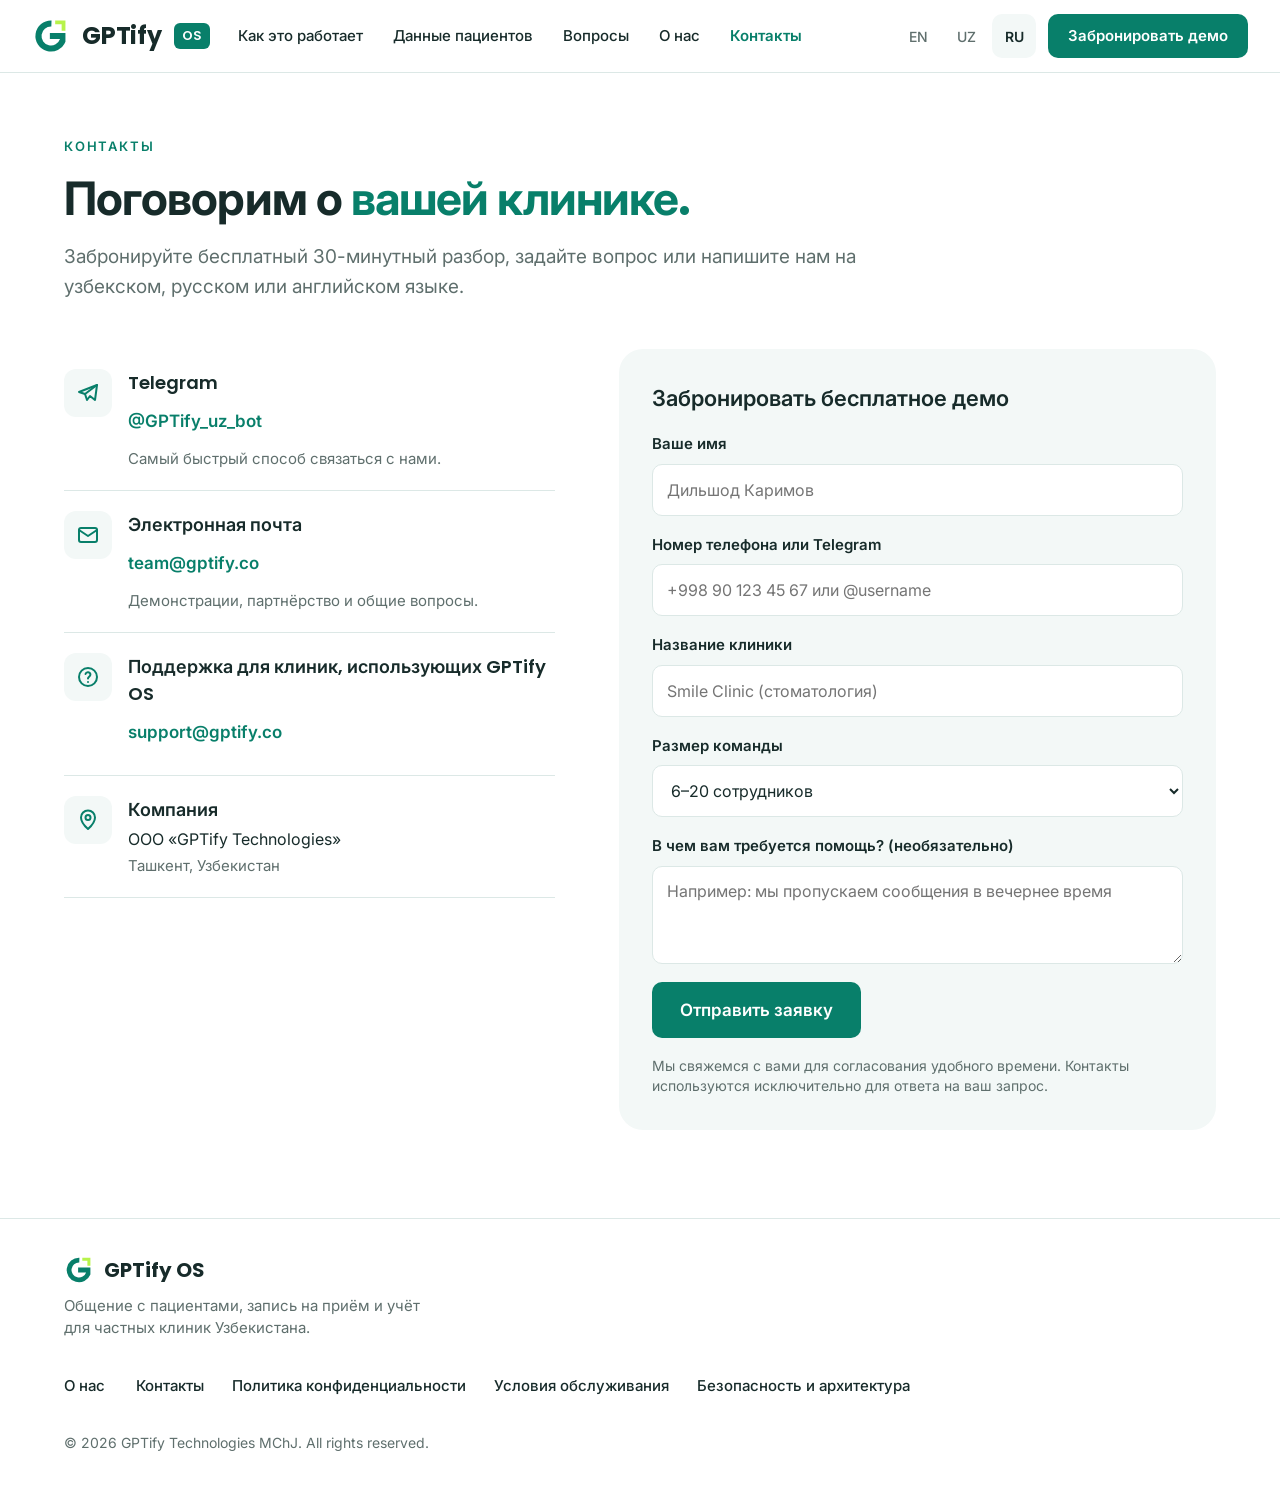
<file: ru/contact.html>
<!doctype html>
<html lang="ru">
<head>
  <meta charset="utf-8">
  <meta name="viewport" content="width=device-width, initial-scale=1">
  <title>Контакты — GPTify OS для частных клиник</title>
  <meta name="description" content="Обсудите задачи вашей клиники. Забронируйте бесплатный 30-минутный разбор или свяжитесь с нами через Telegram и email.">
  <link rel="canonical" href="https://gptify.si/ru/contact.html">
  <link rel="alternate" hreflang="en" href="https://gptify.si/contact.html">
  <link rel="alternate" hreflang="uz" href="https://gptify.si/uz/contact.html">
  <link rel="alternate" hreflang="ru" href="https://gptify.si/ru/contact.html">
  <link rel="alternate" hreflang="x-default" href="https://gptify.si/contact.html">
  <link rel="stylesheet" href="/style.min.css">
  <link rel="icon" href="/gptify-app-icon.svg" type="image/svg+xml">
</head>
<body>
<header style="display: flex; flex-wrap: wrap; align-items: center; justify-content: space-between; gap: 12px 20px; padding: 14px clamp(16px, 2.5vw, 40px); border-bottom: 1px solid #DCE8E6; background: #FFFFFF; position: sticky; top: 0; z-index: 100;">
  <a href="/ru/" aria-label="GPTify OS home" style="display: flex; align-items: center; gap: 12px; min-height: 44px; text-decoration: none; color: #172B2A; flex-shrink: 0">
    <svg aria-hidden="true" width="38" height="38" viewBox="0 0 100 100" fill="none"><path fill="#087F6A" d="M51.4 9 A41 41 0 1 0 88 65.4 V42 H47 V58 H73.7 A25 25 0 1 1 50.9 25 Z"></path><path fill="#B7F34A" d="M61 9 H88 V36 H78 V19 H61 Z"></path></svg>
    <span style="font-family: 'Poppins', 'Inter', system-ui, sans-serif; font-weight: 700; font-size: 24px; letter-spacing: -0.01em">GPTify</span>
    <span style="font-family: 'Poppins', 'Inter', system-ui, sans-serif; font-weight: 600; font-size: 13px; color: #FFFFFF; background: #087F6A; border-radius: 6px; padding: 3px 8px">OS</span>
  </a>
  <nav aria-label="Main" class="hdr-nav" style="display: flex; flex-wrap: wrap; align-items: center; gap: 4px 14px">
    <a href="/ru/#how" style="display: inline-flex; align-items: center; justify-content: center; min-height: 44px; min-width: 44px; padding: 0 8px; font-size: 15px; font-weight: 500; color: #172B2A; text-decoration: none">Как это работает</a>
    <a href="/ru/#privacy" style="display: inline-flex; align-items: center; justify-content: center; min-height: 44px; min-width: 44px; padding: 0 8px; font-size: 15px; font-weight: 500; color: #172B2A; text-decoration: none">Данные пациентов</a>
    <a href="/ru/#faq" style="display: inline-flex; align-items: center; justify-content: center; min-height: 44px; min-width: 44px; padding: 0 8px; font-size: 15px; font-weight: 500; color: #172B2A; text-decoration: none">Вопросы</a>
    <a href="/ru/about.html" style="display: inline-flex; align-items: center; justify-content: center; min-height: 44px; min-width: 44px; padding: 0 8px; font-size: 15px; text-decoration: none; color: #172B2A; font-weight: 500;">О нас</a>
    <a href="/ru/contact.html" style="display: inline-flex; align-items: center; justify-content: center; min-height: 44px; min-width: 44px; padding: 0 8px; font-size: 15px; text-decoration: none; color: #087F6A; font-weight: 600;">Контакты</a>
  </nav>
  <div style="display: flex; align-items: center; gap: 12px; margin-left: auto; flex-shrink: 0">
    <div class="hdr-lang" style="display: flex; align-items: center; gap: 4px" role="navigation" aria-label="Language selection">
      <a href="/contact.html" aria-current="false" style="display: inline-flex; align-items: center; justify-content: center; min-width: 44px; min-height: 44px; font-size: 14px; border-radius: 10px; text-decoration: none; color: #5F6F6D; font-weight: 500;">EN</a>
      <a href="/uz/contact.html" aria-current="false" style="display: inline-flex; align-items: center; justify-content: center; min-width: 44px; min-height: 44px; font-size: 14px; border-radius: 10px; text-decoration: none; color: #5F6F6D; font-weight: 500;">UZ</a>
      <a href="/ru/contact.html" aria-current="true" style="display: inline-flex; align-items: center; justify-content: center; min-width: 44px; min-height: 44px; font-size: 14px; border-radius: 10px; text-decoration: none; background: #F3F8F7; font-weight: 600; color: #172B2A;">RU</a>
    </div>
    <a class="hdr-cta" href="/ru/#demo" onclick="openLeadModal(); return false;" style="display: inline-flex; align-items: center; justify-content: center; min-height: 44px; padding: 0 20px; background: #087F6A; color: #FFFFFF; font-family: 'Poppins', 'Inter', system-ui, sans-serif; font-weight: 600; font-size: 15px; border-radius: 10px; text-decoration: none">Забронировать демо</a>
    <button type="button" class="hdr-menu" onclick="openMobileMenu()" aria-label="Открыть меню" style="align-items: center; justify-content: center; width: 48px; height: 48px; border: 1px solid #DCE8E6; border-radius: 10px; background: transparent; color: #172B2A; cursor: pointer">
      <svg aria-hidden="true" width="22" height="22" viewBox="0 0 24 24" fill="none" stroke="#172B2A" stroke-width="2.2" stroke-linecap="round"><path d="M4 7h16M4 12h16M4 17h16"></path></svg>
    </button>
  </div>
</header>

<!-- Mobile Menu Overlay -->
<div id="mobile-menu" style="display: none; position: fixed; inset: 0; z-index: 1000; background: rgba(23, 43, 42, 0.6); backdrop-filter: blur(4px);" onclick="if(event.target === this) closeMobileMenu()">
  <div style="position: absolute; top: 0; right: 0; bottom: 0; width: min(320px, 85vw); background: #FFFFFF; padding: 24px; display: flex; flex-direction: column; gap: 20px; box-shadow: -4px 0 24px rgba(0,0,0,0.15); overflow-y: auto;">
    <div style="display: flex; align-items: center; justify-content: space-between; border-bottom: 1px solid #DCE8E6; padding-bottom: 16px;">
      <span style="font-family: 'Poppins', 'Inter', sans-serif; font-weight: 700; font-size: 20px; color: #172B2A;">GPTify <span style="font-size: 12px; background: #087F6A; color: #fff; padding: 2px 6px; border-radius: 4px;">OS</span></span>
      <button type="button" onclick="closeMobileMenu()" aria-label="Закрыть меню" style="display: inline-flex; align-items: center; justify-content: center; width: 44px; height: 44px; border: 1px solid #DCE8E6; border-radius: 10px; background: transparent; cursor: pointer;">
        <svg width="20" height="20" viewBox="0 0 24 24" fill="none" stroke="#172B2A" stroke-width="2.2" stroke-linecap="round"><path d="M18 6 6 18M6 6l12 12"></path></svg>
      </button>
    </div>
    <nav style="display: flex; flex-direction: column; gap: 6px;">
      <a href="/ru/#how" onclick="closeMobileMenu()" style="display: flex; align-items: center; min-height: 48px; padding: 0 12px; font-size: 16px; font-weight: 500; color: #172B2A; text-decoration: none; border-radius: 8px;">Как это работает</a>
      <a href="/ru/#privacy" onclick="closeMobileMenu()" style="display: flex; align-items: center; min-height: 48px; padding: 0 12px; font-size: 16px; font-weight: 500; color: #172B2A; text-decoration: none; border-radius: 8px;">Данные пациентов</a>
      <a href="/ru/#faq" onclick="closeMobileMenu()" style="display: flex; align-items: center; min-height: 48px; padding: 0 12px; font-size: 16px; font-weight: 500; color: #172B2A; text-decoration: none; border-radius: 8px;">Вопросы</a>
      <a href="/ru/about.html" onclick="closeMobileMenu()" style="display: flex; align-items: center; min-height: 48px; padding: 0 12px; font-size: 16px; font-weight: 500; color: #172B2A; text-decoration: none; border-radius: 8px;">О нас</a>
      <a href="/ru/contact.html" onclick="closeMobileMenu()" style="display: flex; align-items: center; min-height: 48px; padding: 0 12px; font-size: 16px; font-weight: 500; color: #172B2A; text-decoration: none; border-radius: 8px;">Контакты</a>
    </nav>
    <div style="border-top: 1px solid #DCE8E6; padding-top: 16px; display: flex; flex-direction: column; gap: 14px;">
      <div style="font-size: 13px; font-weight: 600; color: #5F6F6D; text-transform: uppercase; letter-spacing: 0.05em;">Язык</div>
      <div style="display: flex; align-items: center; gap: 8px;">
        <a href="/contact.html" style="display: inline-flex; align-items: center; justify-content: center; min-width: 44px; min-height: 44px; font-size: 15px; border-radius: 8px; text-decoration: none; color: #5F6F6D; font-weight: 500;">EN</a>
        <a href="/uz/contact.html" style="display: inline-flex; align-items: center; justify-content: center; min-width: 44px; min-height: 44px; font-size: 15px; border-radius: 8px; text-decoration: none; color: #5F6F6D; font-weight: 500;">UZ</a>
        <a href="/ru/contact.html" style="display: inline-flex; align-items: center; justify-content: center; min-width: 44px; min-height: 44px; font-size: 15px; border-radius: 8px; text-decoration: none; background: #F3F8F7; font-weight: 600; color: #172B2A;">RU</a>
      </div>
      <a href="/ru/#demo" onclick="closeMobileMenu(); openLeadModal(); return false;" style="display: inline-flex; align-items: center; justify-content: center; min-height: 48px; padding: 0 20px; background: #087F6A; color: #FFFFFF; font-family: 'Poppins', 'Inter', sans-serif; font-weight: 600; font-size: 16px; border-radius: 10px; text-decoration: none; margin-top: 8px;">Забронировать демо</a>
    </div>
  </div>
</div>


<main style="padding: 64px clamp(20px, 5vw, 80px) 88px; display: flex; flex-direction: column; gap: 48px; background: #FFFFFF">
  <div style="display: flex; flex-direction: column; gap: 18px; max-width: 820px">
    <div style="font-family: 'Poppins', 'Inter', system-ui, sans-serif; font-size: 13px; font-weight: 600; letter-spacing: 0.14em; color: #087F6A; text-transform: uppercase">Контакты</div>
    <h1 style="margin: 0; font-family: 'Poppins', 'Inter', system-ui, sans-serif; font-weight: 700; font-size: clamp(34px, 3.6vw, 52px); line-height: 1.08; letter-spacing: -0.02em; color: #172B2A">
      Поговорим о <span style="color: #087F6A">вашей клинике.</span>
    </h1>
    <p style="margin: 0; font-size: 19px; line-height: 1.55; color: #5F6F6D">Забронируйте бесплатный 30-минутный разбор, задайте вопрос или напишите нам на узбекском, русском или английском языке.</p>
  </div>
  <div style="display: flex; flex-wrap: wrap; gap: 40px 64px; align-items: flex-start">
    <div style="flex: 1 1 360px; min-width: 0; display: flex; flex-direction: column">
      <div style="display: flex; gap: 16px; align-items: flex-start; padding: 20px 0; border-bottom: 1px solid #DCE8E6">
        <div style="flex: none; display: flex; align-items: center; justify-content: center; width: 48px; height: 48px; border-radius: 12px; background: #F3F8F7">
          <svg aria-hidden="true" width="24" height="24" viewBox="0 0 24 24" fill="none" stroke="#087F6A" stroke-width="2" stroke-linecap="round" stroke-linejoin="round"><path d="m21 4-18 7 6 2 2 6 3-4 5 4z"></path><path d="m9 13 12-9"></path></svg>
        </div>
        <div style="display: flex; flex-direction: column; gap: 4px; min-width: 0">
          <div style="font-family: 'Poppins', 'Inter', system-ui, sans-serif; font-weight: 600; font-size: 18px; color: #172B2A">Telegram</div>
          <a href="https://t.me/GPTify_uz_bot?start=os_demo" style="display: inline-flex; align-items: center; min-height: 44px; font-size: 17px; font-weight: 600; word-break: break-word">@GPTify_uz_bot</a>
          <div style="font-size: 15px; line-height: 1.45; color: #5F6F6D">Самый быстрый способ связаться с нами.</div>
        </div>
      </div>
      <div style="display: flex; gap: 16px; align-items: flex-start; padding: 20px 0; border-bottom: 1px solid #DCE8E6">
        <div style="flex: none; display: flex; align-items: center; justify-content: center; width: 48px; height: 48px; border-radius: 12px; background: #F3F8F7">
          <svg aria-hidden="true" width="24" height="24" viewBox="0 0 24 24" fill="none" stroke="#087F6A" stroke-width="2" stroke-linecap="round" stroke-linejoin="round"><rect x="3" y="5" width="18" height="14" rx="2"></rect><path d="m3 7 9 6 9-6"></path></svg>
        </div>
        <div style="display: flex; flex-direction: column; gap: 4px; min-width: 0">
          <div style="font-family: 'Poppins', 'Inter', system-ui, sans-serif; font-weight: 600; font-size: 18px; color: #172B2A">Электронная почта</div>
          <a href="mailto:team@gptify.co" style="display: inline-flex; align-items: center; min-height: 44px; font-size: 17px; font-weight: 600; word-break: break-word">team@gptify.co</a>
          <div style="font-size: 15px; line-height: 1.45; color: #5F6F6D">Демонстрации, партнёрство и общие вопросы.</div>
        </div>
      </div>
      <div style="display: flex; gap: 16px; align-items: flex-start; padding: 20px 0; border-bottom: 1px solid #DCE8E6">
        <div style="flex: none; display: flex; align-items: center; justify-content: center; width: 48px; height: 48px; border-radius: 12px; background: #F3F8F7">
          <svg aria-hidden="true" width="24" height="24" viewBox="0 0 24 24" fill="none" stroke="#087F6A" stroke-width="2" stroke-linecap="round" stroke-linejoin="round"><circle cx="12" cy="12" r="9"></circle><path d="M9.5 9a2.5 2.5 0 0 1 4.9.8c0 1.7-2.4 2.2-2.4 3.7"></path><path d="M12 17h.01"></path></svg>
        </div>
        <div style="display: flex; flex-direction: column; gap: 4px; min-width: 0">
          <div style="font-family: 'Poppins', 'Inter', system-ui, sans-serif; font-weight: 600; font-size: 18px; color: #172B2A">Поддержка для клиник, использующих GPTify OS</div>
          <a href="mailto:support@gptify.co" style="display: inline-flex; align-items: center; min-height: 44px; font-size: 17px; font-weight: 600; word-break: break-word">support@gptify.co</a>
        </div>
      </div>
      <div style="display: flex; gap: 16px; align-items: flex-start; padding: 20px 0; border-bottom: 1px solid #DCE8E6">
        <div style="flex: none; display: flex; align-items: center; justify-content: center; width: 48px; height: 48px; border-radius: 12px; background: #F3F8F7">
          <svg aria-hidden="true" width="24" height="24" viewBox="0 0 24 24" fill="none" stroke="#087F6A" stroke-width="2" stroke-linecap="round" stroke-linejoin="round"><path d="M12 21s-7-6.2-7-11.5A7 7 0 0 1 19 9.5C19 14.8 12 21 12 21z"></path><circle cx="12" cy="9.5" r="2.5"></circle></svg>
        </div>
        <div style="display: flex; flex-direction: column; gap: 4px; min-width: 0">
          <div style="font-family: 'Poppins', 'Inter', system-ui, sans-serif; font-weight: 600; font-size: 18px; color: #172B2A">Компания</div>
          <div style="font-size: 16px; color: #172B2A">ООО «GPTify Technologies»</div>
          <div style="font-size: 15px; color: #5F6F6D">Ташкент, Узбекистан</div>
        </div>
      </div>
    </div>

    <!-- Standalone Contact Form -->
    <form id="contactForm" onsubmit="handleContactSubmit(event)" style="flex: 1.2 1 440px; min-width: 0; background: #F3F8F7; border-radius: 24px; padding: clamp(20px, 2.6vw, 36px); display: flex; flex-direction: column; gap: 18px">
      <div style="font-family: 'Poppins', 'Inter', system-ui, sans-serif; font-weight: 600; font-size: 22px; color: #172B2A">Забронировать бесплатное демо</div>
      <div style="display: flex; flex-direction: column; gap: 8px">
        <label for="c-name" style="font-size: 15px; font-weight: 600; color: #172B2A">Ваше имя</label>
        <input id="c-name" name="name" type="text" required placeholder="Дильшод Каримов" autocomplete="name" style="box-sizing: border-box; width: 100%; min-height: 52px; padding: 12px 14px; border: 1px solid #DCE8E6; border-radius: 10px; background: #FFFFFF; font: inherit; font-size: 16px; color: #172B2A">
      </div>
      <div style="display: flex; flex-direction: column; gap: 8px">
        <label for="c-contact" style="font-size: 15px; font-weight: 600; color: #172B2A">Номер телефона или Telegram</label>
        <input id="c-contact" name="contact" type="text" required placeholder="+998 90 123 45 67 или @username" autocomplete="tel" style="box-sizing: border-box; width: 100%; min-height: 52px; padding: 12px 14px; border: 1px solid #DCE8E6; border-radius: 10px; background: #FFFFFF; font: inherit; font-size: 16px; color: #172B2A">
      </div>
      <div style="display: flex; flex-direction: column; gap: 8px">
        <label for="c-clinic" style="font-size: 15px; font-weight: 600; color: #172B2A">Название клиники</label>
        <input id="c-clinic" name="clinic" type="text" required placeholder="Smile Clinic (стоматология)" autocomplete="organization" style="box-sizing: border-box; width: 100%; min-height: 52px; padding: 12px 14px; border: 1px solid #DCE8E6; border-radius: 10px; background: #FFFFFF; font: inherit; font-size: 16px; color: #172B2A">
      </div>
      <div style="display: flex; flex-direction: column; gap: 8px">
        <label for="c-size" style="font-size: 15px; font-weight: 600; color: #172B2A">Размер команды</label>
        <select id="c-size" name="teamSize" style="box-sizing: border-box; width: 100%; min-height: 52px; padding: 12px 14px; border: 1px solid #DCE8E6; border-radius: 10px; background: #FFFFFF; font: inherit; font-size: 16px; color: #172B2A">
          <option>1–5 сотрудников</option>
          <option selected>6–20 сотрудников</option>
          <option>21–50 сотрудников</option>
          <option>50+ сотрудников</option>
        </select>
      </div>
      <div style="display: flex; flex-direction: column; gap: 8px">
        <label for="c-msg" style="font-size: 15px; font-weight: 600; color: #172B2A">В чем вам требуется помощь? (необязательно)</label>
        <textarea id="c-msg" name="notes" rows="3" placeholder="Например: мы пропускаем сообщения в вечернее время" style="box-sizing: border-box; width: 100%; padding: 12px 14px; border: 1px solid #DCE8E6; border-radius: 10px; background: #FFFFFF; font: inherit; font-size: 16px; color: #172B2A; resize: vertical"></textarea>
      </div>
      <button type="submit" id="contactSubmitBtn" style="align-self: flex-start; min-height: 56px; padding: 0 28px; border: 0; border-radius: 10px; background: #087F6A; color: #FFFFFF; font-family: 'Poppins', 'Inter', system-ui, sans-serif; font-weight: 600; font-size: 17px; cursor: pointer">
        Отправить заявку
      </button>
      <div style="font-size: 14px; line-height: 1.45; color: #5F6F6D">Мы свяжемся с вами для согласования удобного времени. Контакты используются исключительно для ответа на ваш запрос.</div>
    </form>
  </div>
</main>

<footer style="border-top: 1px solid #DCE8E6; padding: 36px clamp(20px, 5vw, 80px) 44px; display: flex; flex-wrap: wrap; align-items: flex-start; justify-content: space-between; gap: 24px 48px; background: #FFFFFF">
  <div style="display: flex; flex-direction: column; gap: 10px; max-width: 380px">
    <div style="display: flex; align-items: center; gap: 10px">
      <svg aria-hidden="true" width="30" height="30" viewBox="0 0 100 100" fill="none"><path fill="#087F6A" d="M51.4 9 A41 41 0 1 0 88 65.4 V42 H47 V58 H73.7 A25 25 0 1 1 50.9 25 Z"></path><path fill="#B7F34A" d="M61 9 H88 V36 H78 V19 H61 Z"></path></svg>
      <span style="font-family: 'Poppins', 'Inter', system-ui, sans-serif; font-weight: 700; font-size: 20px; color: #172B2A">GPTify OS</span>
    </div>
    <div style="font-size: 15px; line-height: 1.5; color: #5F6F6D">Общение с пациентами, запись на приём и учёт для частных клиник Узбекистана.</div>
  </div>
  <nav aria-label="Footer" style="display: flex; flex-wrap: wrap; gap: 4px 28px">
    <a href="/ru/about.html" style="display: inline-flex; align-items: center; min-height: 44px; min-width: 44px; font-size: 15px; font-weight: 500; color: #172B2A">О нас</a>
    <a href="/ru/contact.html" style="display: inline-flex; align-items: center; min-height: 44px; min-width: 44px; font-size: 15px; font-weight: 500; color: #172B2A">Контакты</a>
    <a href="/ru/privacy.html" style="display: inline-flex; align-items: center; min-height: 44px; min-width: 44px; font-size: 15px; font-weight: 500; color: #172B2A">Политика конфиденциальности</a>
    <a href="/ru/terms.html" style="display: inline-flex; align-items: center; min-height: 44px; min-width: 44px; font-size: 15px; font-weight: 500; color: #172B2A">Условия обслуживания</a>
    <a href="/ru/architecture.html" style="display: inline-flex; align-items: center; min-height: 44px; min-width: 44px; font-size: 15px; font-weight: 500; color: #172B2A">Безопасность и архитектура</a>
  </nav>
  <div style="flex: 1 1 100%; font-size: 14px; color: #5F6F6D">© 2026 GPTify Technologies MChJ. All rights reserved.</div>
</footer>

<!-- Lead Capture Modal -->
<div id="leadModal" role="dialog" aria-modal="true" aria-labelledby="modalTitle" style="display: none; position: fixed; inset: 0; z-index: 1000; background: rgba(23, 43, 42, 0.6); backdrop-filter: blur(4px); overflow-y: auto; padding: 20px" onclick="if(event.target === this) closeLeadModal()">
  <div style="position: relative; max-width: 520px; margin: 40px auto; background: #FFFFFF; border-radius: 20px; padding: clamp(24px, 4vw, 36px); box-shadow: 0 20px 40px rgba(0,0,0,0.2); border: 1px solid #DCE8E6">
    <button type="button" onclick="closeLeadModal()" aria-label="Закрыть" style="position: absolute; top: 18px; right: 18px; width: 44px; height: 44px; border-radius: 10px; background: #F3F8F7; border: 1px solid #DCE8E6; display: flex; align-items: center; justify-content: center; cursor: pointer; color: #172B2A">
      <svg aria-hidden="true" width="20" height="20" viewBox="0 0 24 24" fill="none" stroke="currentColor" stroke-width="2"><path d="M18 6 6 18M6 6l12 12"></path></svg>
    </button>
    
    <div id="modalBody">
      <h3 id="modalTitle" style="margin: 0 0 8px; font-family: 'Poppins', 'Inter', system-ui, sans-serif; font-size: 24px; font-weight: 700; color: #172B2A">Забронировать демо</h3>
      <p style="margin: 0 0 20px; font-size: 15px; color: #5F6F6D; line-height: 1.5">Посмотрите, как работает GPTify OS на ваших процессах за 30 минут.</p>
      
      <form id="leadForm" onsubmit="handleLeadSubmit(event)" style="display: flex; flex-direction: column; gap: 14px">
        <input type="hidden" id="modalLeadInterest" name="interest" value="Clinic Demo">
        
        <div>
          <label for="leadName" style="display: block; font-size: 14px; font-weight: 600; color: #172B2A; margin-bottom: 6px">Ваше имя</label>
          <input type="text" id="leadName" name="name" required autocomplete="name" placeholder="Дильшод Каримов" style="width: 100%; min-height: 48px; border: 1px solid #DCE8E6; border-radius: 10px; padding: 10px 14px; font-size: 16px; color: #172B2A; background: #FFFFFF; outline: none">
        </div>
        
        <div>
          <label for="leadCompany" style="display: block; font-size: 14px; font-weight: 600; color: #172B2A; margin-bottom: 6px">Название компании или клиники</label>
          <input type="text" id="leadCompany" name="company" required autocomplete="organization" placeholder="Smile Clinic (стоматология)" style="width: 100%; min-height: 48px; border: 1px solid #DCE8E6; border-radius: 10px; padding: 10px 14px; font-size: 16px; color: #172B2A; background: #FFFFFF; outline: none">
        </div>
        
        <div>
          <label for="leadContact" style="display: block; font-size: 14px; font-weight: 600; color: #172B2A; margin-bottom: 6px">Телефон или Telegram</label>
          <input type="text" id="leadContact" name="contact" required autocomplete="tel" placeholder="+998 90 123 45 67 или @username" style="width: 100%; min-height: 48px; border: 1px solid #DCE8E6; border-radius: 10px; padding: 10px 14px; font-size: 16px; color: #172B2A; background: #FFFFFF; outline: none">
        </div>
        
        <div>
          <label for="leadTeamSize" style="display: block; font-size: 14px; font-weight: 600; color: #172B2A; margin-bottom: 6px">Размер команды</label>
          <select id="leadTeamSize" name="teamSize" style="width: 100%; min-height: 48px; border: 1px solid #DCE8E6; border-radius: 10px; padding: 10px 14px; font-size: 16px; color: #172B2A; background: #FFFFFF; outline: none">
            <option value="1-5">1-5 человек</option>
            <option value="6-20" selected>6-15 человек</option>
            <option value="21-50">16-50 человек</option>
            <option value="50+">50+ человек</option>
          </select>
        </div>
        
        <div>
          <label style="display: block; font-size: 14px; font-weight: 600; color: #172B2A; margin-bottom: 6px">Каналы связи</label>
          <div style="display: grid; grid-template-columns: repeat(2, 1fr); gap: 8px">
            <label style="display: flex; align-items: center; gap: 8px; font-size: 14px; font-weight: 500; color: #172B2A; background: #F3F8F7; padding: 10px 12px; border-radius: 8px; border: 1px solid #DCE8E6; cursor: pointer; min-height: 44px">
              <input type="checkbox" name="channels" value="Telegram" checked style="accent-color: #087F6A; width: 18px; height: 18px"> Telegram
            </label>
            <label style="display: flex; align-items: center; gap: 8px; font-size: 14px; font-weight: 500; color: #172B2A; background: #F3F8F7; padding: 10px 12px; border-radius: 8px; border: 1px solid #DCE8E6; cursor: pointer; min-height: 44px">
              <input type="checkbox" name="channels" value="WhatsApp" checked style="accent-color: #087F6A; width: 18px; height: 18px"> WhatsApp Business
            </label>
            <label style="display: flex; align-items: center; gap: 8px; font-size: 14px; font-weight: 500; color: #172B2A; background: #F3F8F7; padding: 10px 12px; border-radius: 8px; border: 1px solid #DCE8E6; cursor: pointer; min-height: 44px">
              <input type="checkbox" name="channels" value="Instagram" checked style="accent-color: #087F6A; width: 18px; height: 18px"> Instagram Direct
            </label>
            <label style="display: flex; align-items: center; gap: 8px; font-size: 14px; font-weight: 500; color: #172B2A; background: #F3F8F7; padding: 10px 12px; border-radius: 8px; border: 1px solid #DCE8E6; cursor: pointer; min-height: 44px">
              <input type="checkbox" name="channels" value="Calls" style="accent-color: #087F6A; width: 18px; height: 18px"> Телефонные звонки
            </label>
          </div>
        </div>
        
        <p style="margin: 4px 0 0; font-size: 13px; color: #5F6F6D; line-height: 1.4">Без спама. Контакты используются только для согласования времени демо.</p>
        
        <button type="submit" id="modalSubmitBtn" style="width: 100%; min-height: 52px; background: #087F6A; color: #FFFFFF; font-family: 'Poppins', 'Inter', system-ui, sans-serif; font-size: 16px; font-weight: 600; border-radius: 10px; margin-top: 8px; cursor: pointer">
          Отправить заявку
        </button>
      </form>
    </div>
    
    <div id="modalSuccess" style="display: none; text-align: center; padding: 20px 10px">
      <div style="width: 64px; height: 64px; border-radius: 50%; background: #EAF8D2; color: #087F6A; display: inline-flex; align-items: center; justify-content: center; margin-bottom: 16px">
        <svg aria-hidden="true" width="32" height="32" viewBox="0 0 24 24" fill="none" stroke="currentColor" stroke-width="2.5" stroke-linecap="round" stroke-linejoin="round"><path d="M20 6 9 17l-5-5"></path></svg>
      </div>
      <h3 style="margin: 0 0 8px; font-family: 'Poppins', 'Inter', system-ui, sans-serif; font-size: 22px; font-weight: 700; color: #172B2A">Заявка принята!</h3>
      <p style="margin: 0; font-size: 15px; color: #5F6F6D; line-height: 1.5">Мы свяжемся с вами в ближайшее время, чтобы назначить время демо.</p>
      <button type="button" onclick="closeLeadModal()" style="margin-top: 24px; min-height: 44px; padding: 0 24px; background: #087F6A; color: #FFFFFF; border-radius: 8px; font-weight: 600">OK</button>
    </div>
  </div>
</div>

<script>
function openLeadModal(interest) {
  var modal = document.getElementById('leadModal');
  if (modal) {
    if (interest) {
      var field = document.getElementById('modalLeadInterest');
      if (field) field.value = interest;
    }
    modal.style.display = 'block';
    document.body.style.overflow = 'hidden';
  }
}

function closeLeadModal() {
  var modal = document.getElementById('leadModal');
  if (modal) {
    modal.style.display = 'none';
    document.body.style.overflow = '';
  }
}

function openMobileMenu() {
  var m = document.getElementById('mobile-menu');
  if (m) {
    m.style.display = 'block';
    document.body.style.overflow = 'hidden';
  }
}

function closeMobileMenu() {
  var m = document.getElementById('mobile-menu');
  if (m) {
    m.style.display = 'none';
    document.body.style.overflow = '';
  }
}

function handleLeadSubmit(e) {
  e.preventDefault();
  var btn = document.getElementById('modalSubmitBtn');
  var form = document.getElementById('leadForm');
  var channels = Array.from(form.querySelectorAll('input[name="channels"]:checked')).map(function(c) { return c.value; });
  
  var payload = {
    source: 'modal',
    interest: document.getElementById('modalLeadInterest').value,
    name: document.getElementById('leadName').value,
    clinic: document.getElementById('leadCompany').value,
    contact: document.getElementById('leadContact').value,
    teamSize: document.getElementById('leadTeamSize').value,
    channels: channels.join(', '),
    timestamp: new Date().toISOString()
  };
  
  if (btn) {
    btn.disabled = true;
    btn.textContent = "\u041e\u0442\u043f\u0440\u0430\u0432\u043a\u0430...";
  }
  
  fetch("https://script.google.com/macros/s/AKfycbzM3GZEDsWDc-3SUI4sySAWnJFn6ZolQaYkwo7W4VWG-79J3WVLYeQL7qs5jgAtkK_C_g/exec", {
    method: 'POST',
    mode: 'no-cors',
    headers: { 'Content-Type': 'application/json' },
    body: JSON.stringify(payload)
  }).then(function() {
    document.getElementById('modalBody').style.display = 'none';
    document.getElementById('modalSuccess').style.display = 'block';
  }).catch(function(err) {
    if (btn) {
      btn.disabled = false;
      btn.textContent = "\u041e\u0448\u0438\u0431\u043a\u0430 \u043e\u0442\u043f\u0440\u0430\u0432\u043a\u0438. \u041f\u043e\u0436\u0430\u043b\u0443\u0439\u0441\u0442\u0430, \u043d\u0430\u043f\u0438\u0448\u0438\u0442\u0435 \u043d\u0430\u043c \u0432 Telegram \u0438\u043b\u0438 \u043d\u0430 team@gptify.co";
    }
  });
}

// Clean hashtag handling & smooth scrolling
document.addEventListener('click', function(e) {
  var a = e.target.closest('a');
  if (!a) return;
  var href = a.getAttribute('href');
  if (!href) return;
  
  var hash = '';
  if (href.startsWith('#') && href.length > 1) {
    hash = href.slice(1);
  } else if (href.indexOf('#') !== -1) {
    var parts = href.split('#');
    var targetPath = parts[0];
    var curPath = window.location.pathname;
    if (targetPath === curPath || (targetPath === '/' && (curPath === '/' || curPath === '/index.html')) || (targetPath === '/uz/' && (curPath === '/uz/' || curPath === '/uz/index.html')) || (targetPath === '/ru/' && (curPath === '/ru/' || curPath === '/ru/index.html'))) {
      hash = parts[1];
    }
  }
  
  if (hash) {
    var targetEl = document.getElementById(hash);
    if (targetEl) {
      e.preventDefault();
      targetEl.scrollIntoView({ behavior: 'smooth' });
      if (window.history && window.history.replaceState) {
        window.history.replaceState(null, null, window.location.pathname + window.location.search);
      }
    }
  }
});

if (window.location.hash) {
  var initialTarget = document.getElementById(window.location.hash.slice(1));
  if (initialTarget) {
    setTimeout(function() {
      initialTarget.scrollIntoView({ behavior: 'smooth' });
      if (window.history && window.history.replaceState) {
        window.history.replaceState(null, null, window.location.pathname + window.location.search);
      }
    }, 150);
  } else {
    if (window.history && window.history.replaceState) {
      window.history.replaceState(null, null, window.location.pathname + window.location.search);
    }
  }
}
</script>



<script>
function handleContactSubmit(e) {
  e.preventDefault();
  var form = document.getElementById('contactForm');
  var btn = document.getElementById('contactSubmitBtn');
  var name = document.getElementById('c-name').value;
  var contact = document.getElementById('c-contact').value;
  var clinic = document.getElementById('c-clinic').value;
  var size = document.getElementById('c-size').value;
  var msg = document.getElementById('c-msg').value;
  
  if (btn) {
    btn.disabled = true;
    btn.textContent = '...';
  }
  
  var payload = {
    source: 'contact',
    name: name,
    contact: contact,
    clinic: clinic,
    teamSize: size,
    notes: msg,
    timestamp: new Date().toISOString()
  };
  
  fetch("https://script.google.com/macros/s/AKfycbzM3GZEDsWDc-3SUI4sySAWnJFn6ZolQaYkwo7W4VWG-79J3WVLYeQL7qs5jgAtkK_C_g/exec", {
    method: 'POST',
    mode: 'no-cors',
    headers: { 'Content-Type': 'application/json' },
    body: JSON.stringify(payload)
  }).then(function() {
    form.innerHTML = '<div style="padding: 36px 24px; background: #EAF8D2; border-radius: 16px; border: 1px solid #B7F34A; color: #172B2A; text-align: center;">' +
      '<div style="width: 56px; height: 56px; border-radius: 50%; background: #087F6A; color: #FFFFFF; display: inline-flex; align-items: center; justify-content: center; margin-bottom: 16px;">' +
      '<svg width="28" height="28" viewBox="0 0 24 24" fill="none" stroke="currentColor" stroke-width="2.5" stroke-linecap="round" stroke-linejoin="round"><path d="M20 6 9 17l-5-5"></path></svg></div>' +
      '<div style="font-family: Poppins, sans-serif; font-weight: 700; font-size: 20px; margin-bottom: 8px;">' + "\u0421\u043f\u0430\u0441\u0438\u0431\u043e! \u0412\u0430\u0448\u0430 \u0437\u0430\u044f\u0432\u043a\u0430 \u043f\u0440\u0438\u043d\u044f\u0442\u0430. \u041c\u044b \u0441\u0432\u044f\u0436\u0435\u043c\u0441\u044f \u0441 \u0432\u0430\u043c\u0438 \u0432 \u0431\u043b\u0438\u0436\u0430\u0439\u0448\u0435\u0435 \u0432\u0440\u0435\u043c\u044f." + '</div>' +
      '</div>';
  }).catch(function(err) {
    if (btn) {
      btn.disabled = false;
      btn.textContent = 'Error. Try again';
    }
  });
}
</script>

</body>
</html>
</file>
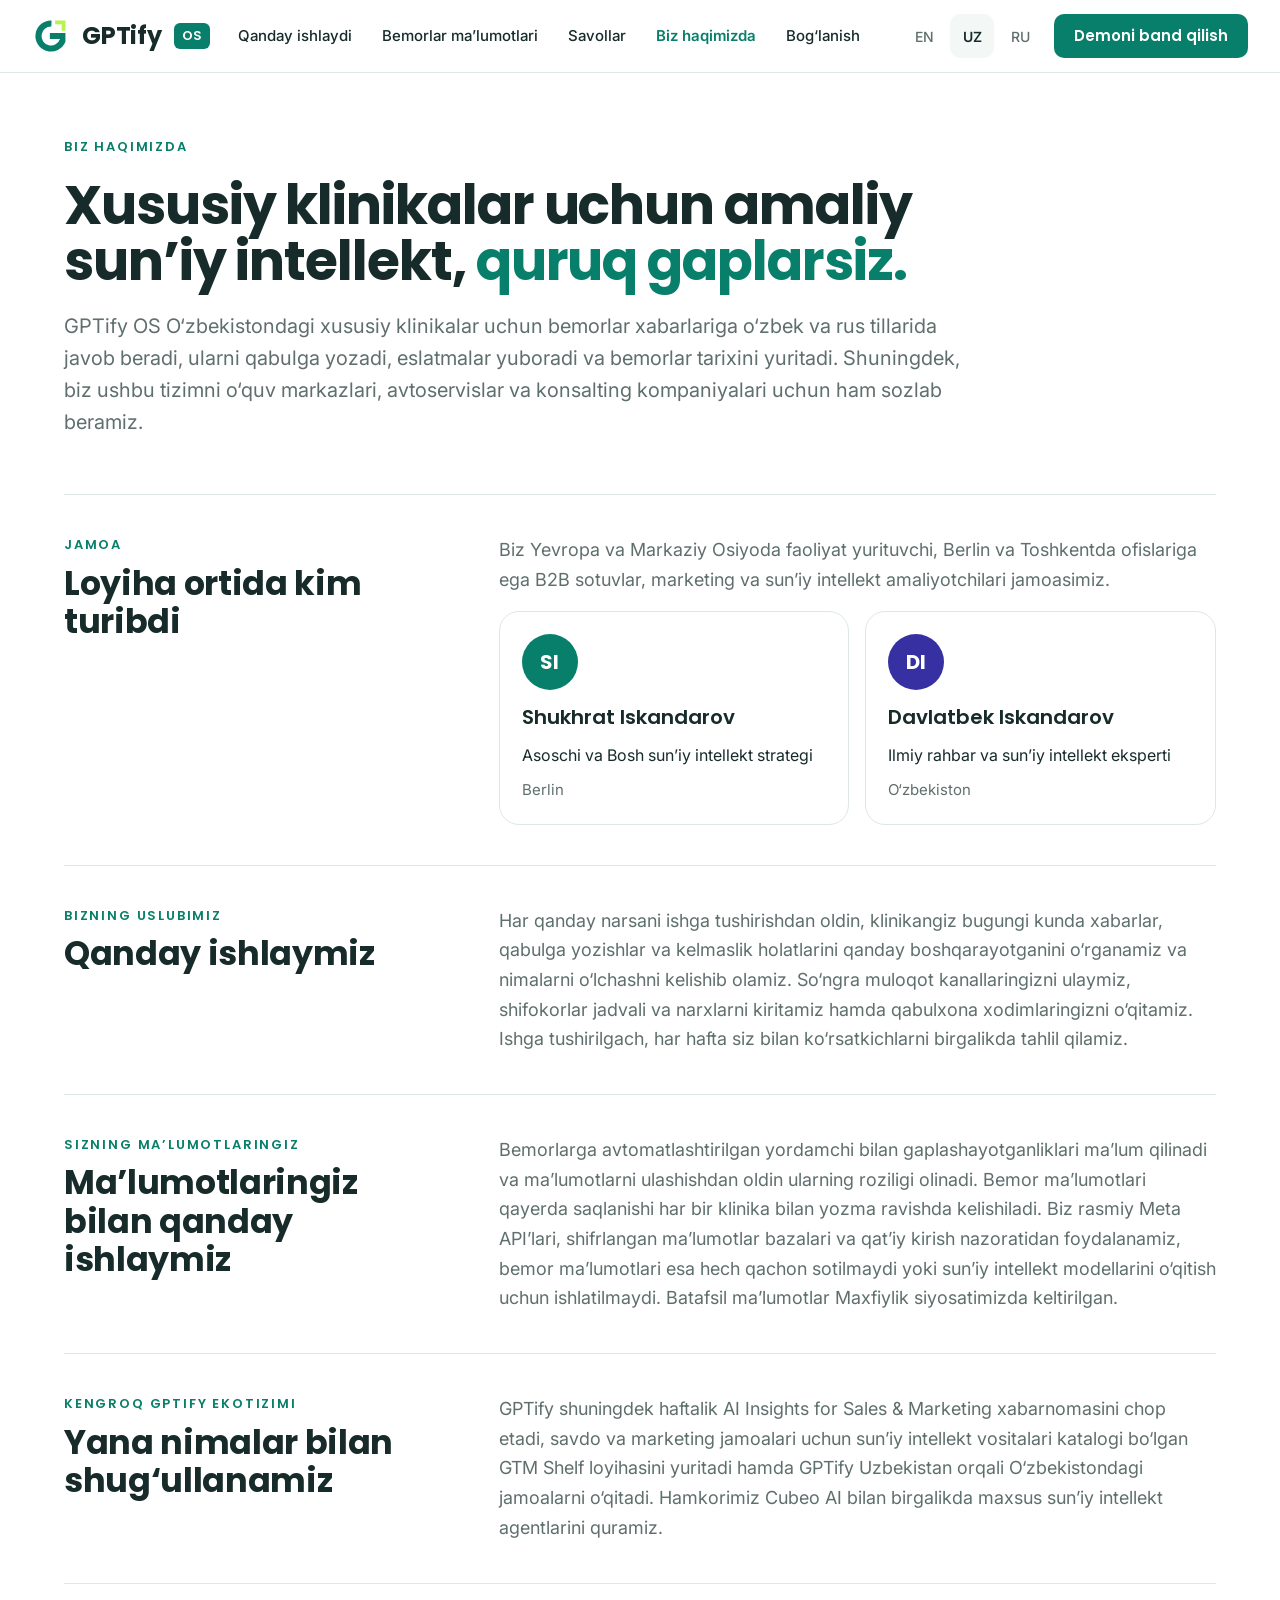
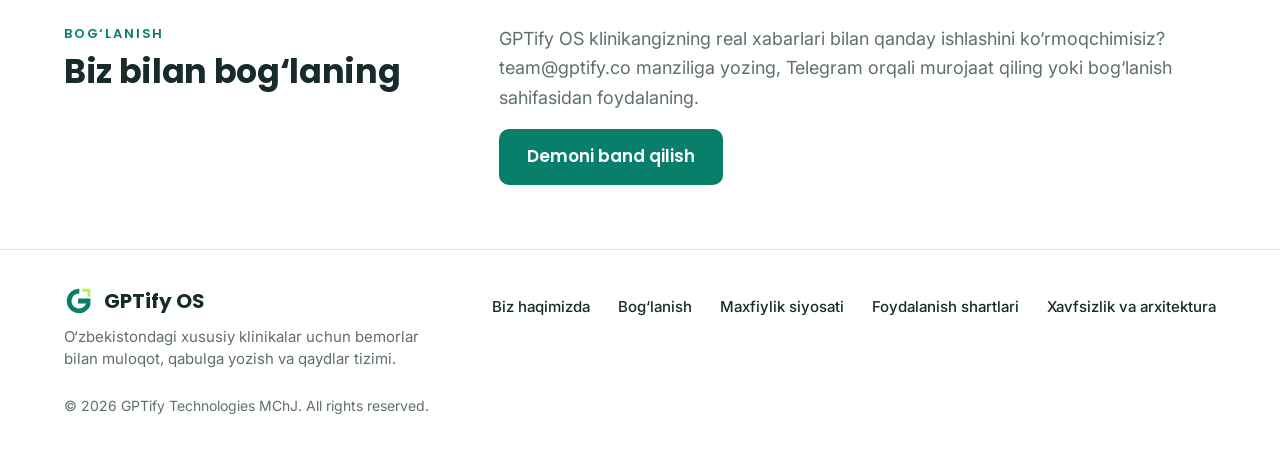
<file: uz/about.html>
<!doctype html>
<html lang="uz">
<head>
  <meta charset="utf-8">
  <meta name="viewport" content="width=device-width, initial-scale=1">
  <title>GPTify OS haqida · Xususiy klinikalar uchun amaliy sun’iy intellekt, quruq gaplarsiz</title>
  <meta name="description" content="Biz Berlin va Toshkentda joylashgan, O‘zbekistondagi xususiy klinikalar uchun amaliy sun’iy intellekt tizimlarini quruvchi B2B va sun’iy intellekt amaliyotchilarimiz, quruq gaplarsiz.">
  <link rel="canonical" href="https://gptify.si/uz/about.html">
  <link rel="alternate" hreflang="en" href="https://gptify.si/about.html">
  <link rel="alternate" hreflang="uz" href="https://gptify.si/uz/about.html">
  <link rel="alternate" hreflang="ru" href="https://gptify.si/ru/about.html">
  <link rel="alternate" hreflang="x-default" href="https://gptify.si/about.html">
  <link rel="stylesheet" href="/style.min.css">
  <link rel="icon" href="/gptify-app-icon.svg" type="image/svg+xml">
</head>
<body>
<header style="display: flex; flex-wrap: wrap; align-items: center; justify-content: space-between; gap: 12px 20px; padding: 14px clamp(16px, 2.5vw, 40px); border-bottom: 1px solid #DCE8E6; background: #FFFFFF; position: sticky; top: 0; z-index: 100;">
  <a href="/uz/" aria-label="GPTify OS home" style="display: flex; align-items: center; gap: 12px; min-height: 44px; text-decoration: none; color: #172B2A; flex-shrink: 0">
    <svg aria-hidden="true" width="38" height="38" viewBox="0 0 100 100" fill="none"><path fill="#087F6A" d="M51.4 9 A41 41 0 1 0 88 65.4 V42 H47 V58 H73.7 A25 25 0 1 1 50.9 25 Z"></path><path fill="#B7F34A" d="M61 9 H88 V36 H78 V19 H61 Z"></path></svg>
    <span style="font-family: 'Poppins', 'Inter', system-ui, sans-serif; font-weight: 700; font-size: 24px; letter-spacing: -0.01em">GPTify</span>
    <span style="font-family: 'Poppins', 'Inter', system-ui, sans-serif; font-weight: 600; font-size: 13px; color: #FFFFFF; background: #087F6A; border-radius: 6px; padding: 3px 8px">OS</span>
  </a>
  <nav aria-label="Main" class="hdr-nav" style="display: flex; flex-wrap: wrap; align-items: center; gap: 4px 14px">
    <a href="/uz/#how" style="display: inline-flex; align-items: center; justify-content: center; min-height: 44px; min-width: 44px; padding: 0 8px; font-size: 15px; font-weight: 500; color: #172B2A; text-decoration: none">Qanday ishlaydi</a>
    <a href="/uz/#privacy" style="display: inline-flex; align-items: center; justify-content: center; min-height: 44px; min-width: 44px; padding: 0 8px; font-size: 15px; font-weight: 500; color: #172B2A; text-decoration: none">Bemorlar ma’lumotlari</a>
    <a href="/uz/#faq" style="display: inline-flex; align-items: center; justify-content: center; min-height: 44px; min-width: 44px; padding: 0 8px; font-size: 15px; font-weight: 500; color: #172B2A; text-decoration: none">Savollar</a>
    <a href="/uz/about.html" style="display: inline-flex; align-items: center; justify-content: center; min-height: 44px; min-width: 44px; padding: 0 8px; font-size: 15px; text-decoration: none; color: #087F6A; font-weight: 600;">Biz haqimizda</a>
    <a href="/uz/contact.html" style="display: inline-flex; align-items: center; justify-content: center; min-height: 44px; min-width: 44px; padding: 0 8px; font-size: 15px; text-decoration: none; color: #172B2A; font-weight: 500;">Bog‘lanish</a>
  </nav>
  <div style="display: flex; align-items: center; gap: 12px; margin-left: auto; flex-shrink: 0">
    <div class="hdr-lang" style="display: flex; align-items: center; gap: 4px" role="navigation" aria-label="Language selection">
      <a href="/about.html" aria-current="false" style="display: inline-flex; align-items: center; justify-content: center; min-width: 44px; min-height: 44px; font-size: 14px; border-radius: 10px; text-decoration: none; color: #5F6F6D; font-weight: 500;">EN</a>
      <a href="/uz/about.html" aria-current="true" style="display: inline-flex; align-items: center; justify-content: center; min-width: 44px; min-height: 44px; font-size: 14px; border-radius: 10px; text-decoration: none; background: #F3F8F7; font-weight: 600; color: #172B2A;">UZ</a>
      <a href="/ru/about.html" aria-current="false" style="display: inline-flex; align-items: center; justify-content: center; min-width: 44px; min-height: 44px; font-size: 14px; border-radius: 10px; text-decoration: none; color: #5F6F6D; font-weight: 500;">RU</a>
    </div>
    <a class="hdr-cta" href="/uz/#demo" onclick="openLeadModal(); return false;" style="display: inline-flex; align-items: center; justify-content: center; min-height: 44px; padding: 0 20px; background: #087F6A; color: #FFFFFF; font-family: 'Poppins', 'Inter', system-ui, sans-serif; font-weight: 600; font-size: 15px; border-radius: 10px; text-decoration: none">Demoni band qilish</a>
    <button type="button" class="hdr-menu" onclick="openMobileMenu()" aria-label="Menyuni ochish" style="align-items: center; justify-content: center; width: 48px; height: 48px; border: 1px solid #DCE8E6; border-radius: 10px; background: transparent; color: #172B2A; cursor: pointer">
      <svg aria-hidden="true" width="22" height="22" viewBox="0 0 24 24" fill="none" stroke="#172B2A" stroke-width="2.2" stroke-linecap="round"><path d="M4 7h16M4 12h16M4 17h16"></path></svg>
    </button>
  </div>
</header>

<!-- Mobile Menu Overlay -->
<div id="mobile-menu" style="display: none; position: fixed; inset: 0; z-index: 1000; background: rgba(23, 43, 42, 0.6); backdrop-filter: blur(4px);" onclick="if(event.target === this) closeMobileMenu()">
  <div style="position: absolute; top: 0; right: 0; bottom: 0; width: min(320px, 85vw); background: #FFFFFF; padding: 24px; display: flex; flex-direction: column; gap: 20px; box-shadow: -4px 0 24px rgba(0,0,0,0.15); overflow-y: auto;">
    <div style="display: flex; align-items: center; justify-content: space-between; border-bottom: 1px solid #DCE8E6; padding-bottom: 16px;">
      <span style="font-family: 'Poppins', 'Inter', sans-serif; font-weight: 700; font-size: 20px; color: #172B2A;">GPTify <span style="font-size: 12px; background: #087F6A; color: #fff; padding: 2px 6px; border-radius: 4px;">OS</span></span>
      <button type="button" onclick="closeMobileMenu()" aria-label="Menyuni yopish" style="display: inline-flex; align-items: center; justify-content: center; width: 44px; height: 44px; border: 1px solid #DCE8E6; border-radius: 10px; background: transparent; cursor: pointer;">
        <svg width="20" height="20" viewBox="0 0 24 24" fill="none" stroke="#172B2A" stroke-width="2.2" stroke-linecap="round"><path d="M18 6 6 18M6 6l12 12"></path></svg>
      </button>
    </div>
    <nav style="display: flex; flex-direction: column; gap: 6px;">
      <a href="/uz/#how" onclick="closeMobileMenu()" style="display: flex; align-items: center; min-height: 48px; padding: 0 12px; font-size: 16px; font-weight: 500; color: #172B2A; text-decoration: none; border-radius: 8px;">Qanday ishlaydi</a>
      <a href="/uz/#privacy" onclick="closeMobileMenu()" style="display: flex; align-items: center; min-height: 48px; padding: 0 12px; font-size: 16px; font-weight: 500; color: #172B2A; text-decoration: none; border-radius: 8px;">Bemorlar ma’lumotlari</a>
      <a href="/uz/#faq" onclick="closeMobileMenu()" style="display: flex; align-items: center; min-height: 48px; padding: 0 12px; font-size: 16px; font-weight: 500; color: #172B2A; text-decoration: none; border-radius: 8px;">Savollar</a>
      <a href="/uz/about.html" onclick="closeMobileMenu()" style="display: flex; align-items: center; min-height: 48px; padding: 0 12px; font-size: 16px; font-weight: 500; color: #172B2A; text-decoration: none; border-radius: 8px;">Biz haqimizda</a>
      <a href="/uz/contact.html" onclick="closeMobileMenu()" style="display: flex; align-items: center; min-height: 48px; padding: 0 12px; font-size: 16px; font-weight: 500; color: #172B2A; text-decoration: none; border-radius: 8px;">Bog‘lanish</a>
    </nav>
    <div style="border-top: 1px solid #DCE8E6; padding-top: 16px; display: flex; flex-direction: column; gap: 14px;">
      <div style="font-size: 13px; font-weight: 600; color: #5F6F6D; text-transform: uppercase; letter-spacing: 0.05em;">Til</div>
      <div style="display: flex; align-items: center; gap: 8px;">
        <a href="/about.html" style="display: inline-flex; align-items: center; justify-content: center; min-width: 44px; min-height: 44px; font-size: 15px; border-radius: 8px; text-decoration: none; color: #5F6F6D; font-weight: 500;">EN</a>
        <a href="/uz/about.html" style="display: inline-flex; align-items: center; justify-content: center; min-width: 44px; min-height: 44px; font-size: 15px; border-radius: 8px; text-decoration: none; background: #F3F8F7; font-weight: 600; color: #172B2A;">UZ</a>
        <a href="/ru/about.html" style="display: inline-flex; align-items: center; justify-content: center; min-width: 44px; min-height: 44px; font-size: 15px; border-radius: 8px; text-decoration: none; color: #5F6F6D; font-weight: 500;">RU</a>
      </div>
      <a href="/uz/#demo" onclick="closeMobileMenu(); openLeadModal(); return false;" style="display: inline-flex; align-items: center; justify-content: center; min-height: 48px; padding: 0 20px; background: #087F6A; color: #FFFFFF; font-family: 'Poppins', 'Inter', sans-serif; font-weight: 600; font-size: 16px; border-radius: 10px; text-decoration: none; margin-top: 8px;">Demoni band qilish</a>
    </div>
  </div>
</div>


<main style="padding: 64px clamp(20px, 5vw, 80px) 24px; display: flex; flex-direction: column; background: #FFFFFF">
  <div style="display: flex; flex-direction: column; gap: 20px; max-width: 900px; padding-bottom: 56px">
    <div style="font-family: 'Poppins', 'Inter', system-ui, sans-serif; font-size: 13px; font-weight: 600; letter-spacing: 0.14em; color: #087F6A; text-transform: uppercase">Biz haqimizda</div>
    <h1 style="margin: 0; font-family: 'Poppins', 'Inter', system-ui, sans-serif; font-weight: 700; font-size: clamp(36px, 4.2vw, 60px); line-height: 1.06; letter-spacing: -0.02em; color: #172B2A">
      Xususiy klinikalar uchun amaliy sun’iy intellekt, <span style="color: #087F6A">quruq gaplarsiz.</span>
    </h1>
    <p style="margin: 0; font-size: 20px; line-height: 1.6; color: #5F6F6D">
      GPTify OS O‘zbekistondagi xususiy klinikalar uchun bemorlar xabarlariga o‘zbek va rus tillarida javob beradi, ularni qabulga yozadi, eslatmalar yuboradi va bemorlar tarixini yuritadi. Shuningdek, biz ushbu tizimni o‘quv markazlari, avtoservislar va konsalting kompaniyalari uchun ham sozlab beramiz.
    </p>
  </div>

  <!-- The Team -->
  <div style="display: flex; flex-wrap: wrap; gap: 12px 56px; padding: 40px 0; border-top: 1px solid #DCE8E6">
    <div style="flex: 1 1 260px; min-width: 0; display: flex; flex-direction: column; gap: 10px">
      <div style="font-family: 'Poppins', 'Inter', system-ui, sans-serif; font-size: 13px; font-weight: 600; letter-spacing: 0.14em; color: #087F6A; text-transform: uppercase">Jamoa</div>
      <h2 style="margin: 0; font-family: 'Poppins', 'Inter', system-ui, sans-serif; font-weight: 700; font-size: clamp(26px, 2.6vw, 36px); line-height: 1.15; letter-spacing: -0.01em; color: #172B2A">Loyiha ortida kim turibdi</h2>
    </div>
    <div style="flex: 2 1 480px; min-width: 0; display: flex; flex-direction: column; gap: 16px">
      <p style="margin: 0; font-size: 18px; line-height: 1.65; color: #5F6F6D">Biz Yevropa va Markaziy Osiyoda faoliyat yurituvchi, Berlin va Toshkentda ofislariga ega B2B sotuvlar, marketing va sun’iy intellekt amaliyotchilari jamoasimiz.</p>
      <div style="display: flex; flex-wrap: wrap; gap: 16px">
        <div style="flex: 1 1 260px; min-width: 0; background: #FFFFFF; border: 1px solid #DCE8E6; border-radius: 20px; padding: 22px; display: flex; flex-direction: column; gap: 12px">
          <div aria-hidden="true" style="display: flex; align-items: center; justify-content: center; width: 56px; height: 56px; border-radius: 50%; background: #087F6A; color: #FFFFFF; font-family: 'Poppins', 'Inter', system-ui, sans-serif; font-weight: 700; font-size: 20px">SI</div>
          <div style="font-family: 'Poppins', 'Inter', system-ui, sans-serif; font-weight: 600; font-size: 20px; color: #172B2A">Shukhrat Iskandarov</div>
          <div style="font-size: 16px; line-height: 1.45; color: #172B2A">Asoschi va Bosh sun’iy intellekt strategi</div>
          <div style="font-size: 15px; color: #5F6F6D">Berlin</div>
        </div>
        <div style="flex: 1 1 260px; min-width: 0; background: #FFFFFF; border: 1px solid #DCE8E6; border-radius: 20px; padding: 22px; display: flex; flex-direction: column; gap: 12px">
          <div aria-hidden="true" style="display: flex; align-items: center; justify-content: center; width: 56px; height: 56px; border-radius: 50%; background: #3730A3; color: #FFFFFF; font-family: 'Poppins', 'Inter', system-ui, sans-serif; font-weight: 700; font-size: 20px">DI</div>
          <div style="font-family: 'Poppins', 'Inter', system-ui, sans-serif; font-weight: 600; font-size: 20px; color: #172B2A">Davlatbek Iskandarov</div>
          <div style="font-size: 16px; line-height: 1.45; color: #172B2A">Ilmiy rahbar va sun’iy intellekt eksperti</div>
          <div style="font-size: 15px; color: #5F6F6D">O‘zbekiston</div>
        </div>
      </div>
    </div>
  </div>

  <!-- Our Method -->
  <div style="display: flex; flex-wrap: wrap; gap: 12px 56px; padding: 40px 0; border-top: 1px solid #DCE8E6">
    <div style="flex: 1 1 260px; min-width: 0; display: flex; flex-direction: column; gap: 10px">
      <div style="font-family: 'Poppins', 'Inter', system-ui, sans-serif; font-size: 13px; font-weight: 600; letter-spacing: 0.14em; color: #087F6A; text-transform: uppercase">Bizning uslubimiz</div>
      <h2 style="margin: 0; font-family: 'Poppins', 'Inter', system-ui, sans-serif; font-weight: 700; font-size: clamp(26px, 2.6vw, 36px); line-height: 1.15; letter-spacing: -0.01em; color: #172B2A">Qanday ishlaymiz</h2>
    </div>
    <div style="flex: 2 1 480px; min-width: 0; display: flex; flex-direction: column; gap: 16px">
      <p style="margin: 0; font-size: 18px; line-height: 1.65; color: #5F6F6D">Har qanday narsani ishga tushirishdan oldin, klinikangiz bugungi kunda xabarlar, qabulga yozishlar va kelmaslik holatlarini qanday boshqarayotganini o‘rganamiz va nimalarni o‘lchashni kelishib olamiz. So‘ngra muloqot kanallaringizni ulaymiz, shifokorlar jadvali va narxlarni kiritamiz hamda qabulxona xodimlaringizni o‘qitamiz. Ishga tushirilgach, har hafta siz bilan ko‘rsatkichlarni birgalikda tahlil qilamiz.</p>
    </div>
  </div>

  <!-- Your Data -->
  <div style="display: flex; flex-wrap: wrap; gap: 12px 56px; padding: 40px 0; border-top: 1px solid #DCE8E6">
    <div style="flex: 1 1 260px; min-width: 0; display: flex; flex-direction: column; gap: 10px">
      <div style="font-family: 'Poppins', 'Inter', system-ui, sans-serif; font-size: 13px; font-weight: 600; letter-spacing: 0.14em; color: #087F6A; text-transform: uppercase">Sizning ma’lumotlaringiz</div>
      <h2 style="margin: 0; font-family: 'Poppins', 'Inter', system-ui, sans-serif; font-weight: 700; font-size: clamp(26px, 2.6vw, 36px); line-height: 1.15; letter-spacing: -0.01em; color: #172B2A">Ma’lumotlaringiz bilan qanday ishlaymiz</h2>
    </div>
    <div style="flex: 2 1 480px; min-width: 0; display: flex; flex-direction: column; gap: 16px">
      <p style="margin: 0; font-size: 18px; line-height: 1.65; color: #5F6F6D">
        Bemorlarga avtomatlashtirilgan yordamchi bilan gaplashayotganliklari ma’lum qilinadi va ma’lumotlarni ulashishdan oldin ularning roziligi olinadi. Bemor ma’lumotlari qayerda saqlanishi har bir klinika bilan yozma ravishda kelishiladi. Biz rasmiy Meta API’lari, shifrlangan ma’lumotlar bazalari va qat’iy kirish nazoratidan foydalanamiz, bemor ma’lumotlari esa hech qachon sotilmaydi yoki sun’iy intellekt modellarini o‘qitish uchun ishlatilmaydi. Batafsil ma’lumotlar Maxfiylik siyosatimizda keltirilgan.
      </p>
    </div>
  </div>

  <!-- The Wider GPTify -->
  <div style="display: flex; flex-wrap: wrap; gap: 12px 56px; padding: 40px 0; border-top: 1px solid #DCE8E6">
    <div style="flex: 1 1 260px; min-width: 0; display: flex; flex-direction: column; gap: 10px">
      <div style="font-family: 'Poppins', 'Inter', system-ui, sans-serif; font-size: 13px; font-weight: 600; letter-spacing: 0.14em; color: #087F6A; text-transform: uppercase">Kengroq GPTify ekotizimi</div>
      <h2 style="margin: 0; font-family: 'Poppins', 'Inter', system-ui, sans-serif; font-weight: 700; font-size: clamp(26px, 2.6vw, 36px); line-height: 1.15; letter-spacing: -0.01em; color: #172B2A">Yana nimalar bilan shug‘ullanamiz</h2>
    </div>
    <div style="flex: 2 1 480px; min-width: 0; display: flex; flex-direction: column; gap: 16px">
      <p style="margin: 0; font-size: 18px; line-height: 1.65; color: #5F6F6D">
        GPTify shuningdek haftalik AI Insights for Sales & Marketing xabarnomasini chop etadi, savdo va marketing jamoalari uchun sun’iy intellekt vositalari katalogi bo‘lgan GTM Shelf loyihasini yuritadi hamda GPTify Uzbekistan orqali O‘zbekistondagi jamoalarni o‘qitadi. Hamkorimiz Cubeo AI bilan birgalikda maxsus sun’iy intellekt agentlarini quramiz.
      </p>
    </div>
  </div>

  <!-- Contact -->
  <div style="display: flex; flex-wrap: wrap; gap: 12px 56px; padding: 40px 0; border-top: 1px solid #DCE8E6">
    <div style="flex: 1 1 260px; min-width: 0; display: flex; flex-direction: column; gap: 10px">
      <div style="font-family: 'Poppins', 'Inter', system-ui, sans-serif; font-size: 13px; font-weight: 600; letter-spacing: 0.14em; color: #087F6A; text-transform: uppercase">Bog‘lanish</div>
      <h2 style="margin: 0; font-family: 'Poppins', 'Inter', system-ui, sans-serif; font-weight: 700; font-size: clamp(26px, 2.6vw, 36px); line-height: 1.15; letter-spacing: -0.01em; color: #172B2A">Biz bilan bog‘laning</h2>
    </div>
    <div style="flex: 2 1 480px; min-width: 0; display: flex; flex-direction: column; gap: 16px">
      <p style="margin: 0; font-size: 18px; line-height: 1.65; color: #5F6F6D">GPTify OS klinikangizning real xabarlari bilan qanday ishlashini ko‘rmoqchimisiz? team@gptify.co manziliga yozing, Telegram orqali murojaat qiling yoki bog‘lanish sahifasidan foydalaning.</p>
      <a href="#demo" onclick="openLeadModal(); return false;" style="align-self: flex-start; display: inline-flex; align-items: center; min-height: 56px; padding: 0 28px; background: #087F6A; color: #FFFFFF; font-family: 'Poppins', 'Inter', system-ui, sans-serif; font-weight: 600; font-size: 17px; border-radius: 10px; text-decoration: none">
        Demoni band qilish
      </a>
    </div>
  </div>
</main>

<footer style="border-top: 1px solid #DCE8E6; padding: 36px clamp(20px, 5vw, 80px) 44px; display: flex; flex-wrap: wrap; align-items: flex-start; justify-content: space-between; gap: 24px 48px; background: #FFFFFF">
  <div style="display: flex; flex-direction: column; gap: 10px; max-width: 380px">
    <div style="display: flex; align-items: center; gap: 10px">
      <svg aria-hidden="true" width="30" height="30" viewBox="0 0 100 100" fill="none"><path fill="#087F6A" d="M51.4 9 A41 41 0 1 0 88 65.4 V42 H47 V58 H73.7 A25 25 0 1 1 50.9 25 Z"></path><path fill="#B7F34A" d="M61 9 H88 V36 H78 V19 H61 Z"></path></svg>
      <span style="font-family: 'Poppins', 'Inter', system-ui, sans-serif; font-weight: 700; font-size: 20px; color: #172B2A">GPTify OS</span>
    </div>
    <div style="font-size: 15px; line-height: 1.5; color: #5F6F6D">O‘zbekistondagi xususiy klinikalar uchun bemorlar bilan muloqot, qabulga yozish va qaydlar tizimi.</div>
  </div>
  <nav aria-label="Footer" style="display: flex; flex-wrap: wrap; gap: 4px 28px">
    <a href="/uz/about.html" style="display: inline-flex; align-items: center; min-height: 44px; min-width: 44px; font-size: 15px; font-weight: 500; color: #172B2A">Biz haqimizda</a>
    <a href="/uz/contact.html" style="display: inline-flex; align-items: center; min-height: 44px; min-width: 44px; font-size: 15px; font-weight: 500; color: #172B2A">Bog‘lanish</a>
    <a href="/uz/privacy.html" style="display: inline-flex; align-items: center; min-height: 44px; min-width: 44px; font-size: 15px; font-weight: 500; color: #172B2A">Maxfiylik siyosati</a>
    <a href="/uz/terms.html" style="display: inline-flex; align-items: center; min-height: 44px; min-width: 44px; font-size: 15px; font-weight: 500; color: #172B2A">Foydalanish shartlari</a>
    <a href="/uz/architecture.html" style="display: inline-flex; align-items: center; min-height: 44px; min-width: 44px; font-size: 15px; font-weight: 500; color: #172B2A">Xavfsizlik va arxitektura</a>
  </nav>
  <div style="flex: 1 1 100%; font-size: 14px; color: #5F6F6D">© 2026 GPTify Technologies MChJ. All rights reserved.</div>
</footer>

<!-- Lead Capture Modal -->
<div id="leadModal" role="dialog" aria-modal="true" aria-labelledby="modalTitle" style="display: none; position: fixed; inset: 0; z-index: 1000; background: rgba(23, 43, 42, 0.6); backdrop-filter: blur(4px); overflow-y: auto; padding: 20px" onclick="if(event.target === this) closeLeadModal()">
  <div style="position: relative; max-width: 520px; margin: 40px auto; background: #FFFFFF; border-radius: 20px; padding: clamp(24px, 4vw, 36px); box-shadow: 0 20px 40px rgba(0,0,0,0.2); border: 1px solid #DCE8E6">
    <button type="button" onclick="closeLeadModal()" aria-label="Yopish" style="position: absolute; top: 18px; right: 18px; width: 44px; height: 44px; border-radius: 10px; background: #F3F8F7; border: 1px solid #DCE8E6; display: flex; align-items: center; justify-content: center; cursor: pointer; color: #172B2A">
      <svg aria-hidden="true" width="20" height="20" viewBox="0 0 24 24" fill="none" stroke="currentColor" stroke-width="2"><path d="M18 6 6 18M6 6l12 12"></path></svg>
    </button>
    
    <div id="modalBody">
      <h3 id="modalTitle" style="margin: 0 0 8px; font-family: 'Poppins', 'Inter', system-ui, sans-serif; font-size: 24px; font-weight: 700; color: #172B2A">Demoni band qilish</h3>
      <p style="margin: 0 0 20px; font-size: 15px; color: #5F6F6D; line-height: 1.5">GPTify OS sizning jarayonlaringizda qanday ishlashini 30 daqiqada ko‘ring.</p>
      
      <form id="leadForm" onsubmit="handleLeadSubmit(event)" style="display: flex; flex-direction: column; gap: 14px">
        <input type="hidden" id="modalLeadInterest" name="interest" value="Clinic Demo">
        
        <div>
          <label for="leadName" style="display: block; font-size: 14px; font-weight: 600; color: #172B2A; margin-bottom: 6px">Ismingiz</label>
          <input type="text" id="leadName" name="name" required autocomplete="name" placeholder="Dilshod Karimov" style="width: 100%; min-height: 48px; border: 1px solid #DCE8E6; border-radius: 10px; padding: 10px 14px; font-size: 16px; color: #172B2A; background: #FFFFFF; outline: none">
        </div>
        
        <div>
          <label for="leadCompany" style="display: block; font-size: 14px; font-weight: 600; color: #172B2A; margin-bottom: 6px">Kompaniya yoki klinika nomi</label>
          <input type="text" id="leadCompany" name="company" required autocomplete="organization" placeholder="Smile Clinic (stomatologiya)" style="width: 100%; min-height: 48px; border: 1px solid #DCE8E6; border-radius: 10px; padding: 10px 14px; font-size: 16px; color: #172B2A; background: #FFFFFF; outline: none">
        </div>
        
        <div>
          <label for="leadContact" style="display: block; font-size: 14px; font-weight: 600; color: #172B2A; margin-bottom: 6px">Telefon raqamingiz yoki Telegram</label>
          <input type="text" id="leadContact" name="contact" required autocomplete="tel" placeholder="+998 90 123 45 67 yoki @foydalanuvchi" style="width: 100%; min-height: 48px; border: 1px solid #DCE8E6; border-radius: 10px; padding: 10px 14px; font-size: 16px; color: #172B2A; background: #FFFFFF; outline: none">
        </div>
        
        <div>
          <label for="leadTeamSize" style="display: block; font-size: 14px; font-weight: 600; color: #172B2A; margin-bottom: 6px">Jamoa hajmi</label>
          <select id="leadTeamSize" name="teamSize" style="width: 100%; min-height: 48px; border: 1px solid #DCE8E6; border-radius: 10px; padding: 10px 14px; font-size: 16px; color: #172B2A; background: #FFFFFF; outline: none">
            <option value="1-5">1-5 kishi</option>
            <option value="6-20" selected>6-15 kishi</option>
            <option value="21-50">16-50 kishi</option>
            <option value="50+">50+ kishi</option>
          </select>
        </div>
        
        <div>
          <label style="display: block; font-size: 14px; font-weight: 600; color: #172B2A; margin-bottom: 6px">Siz foydalanadigan aloqa kanallari</label>
          <div style="display: grid; grid-template-columns: repeat(2, 1fr); gap: 8px">
            <label style="display: flex; align-items: center; gap: 8px; font-size: 14px; font-weight: 500; color: #172B2A; background: #F3F8F7; padding: 10px 12px; border-radius: 8px; border: 1px solid #DCE8E6; cursor: pointer; min-height: 44px">
              <input type="checkbox" name="channels" value="Telegram" checked style="accent-color: #087F6A; width: 18px; height: 18px"> Telegram
            </label>
            <label style="display: flex; align-items: center; gap: 8px; font-size: 14px; font-weight: 500; color: #172B2A; background: #F3F8F7; padding: 10px 12px; border-radius: 8px; border: 1px solid #DCE8E6; cursor: pointer; min-height: 44px">
              <input type="checkbox" name="channels" value="WhatsApp" checked style="accent-color: #087F6A; width: 18px; height: 18px"> WhatsApp Business
            </label>
            <label style="display: flex; align-items: center; gap: 8px; font-size: 14px; font-weight: 500; color: #172B2A; background: #F3F8F7; padding: 10px 12px; border-radius: 8px; border: 1px solid #DCE8E6; cursor: pointer; min-height: 44px">
              <input type="checkbox" name="channels" value="Instagram" checked style="accent-color: #087F6A; width: 18px; height: 18px"> Instagram Direct
            </label>
            <label style="display: flex; align-items: center; gap: 8px; font-size: 14px; font-weight: 500; color: #172B2A; background: #F3F8F7; padding: 10px 12px; border-radius: 8px; border: 1px solid #DCE8E6; cursor: pointer; min-height: 44px">
              <input type="checkbox" name="channels" value="Calls" style="accent-color: #087F6A; width: 18px; height: 18px"> Telefon qo‘ng‘iroqlari
            </label>
          </div>
        </div>
        
        <p style="margin: 4px 0 0; font-size: 13px; color: #5F6F6D; line-height: 1.4">Spamsiz. Ma’lumotlaringiz faqat demo bo‘yicha bog‘lanish uchun ishlatiladi.</p>
        
        <button type="submit" id="modalSubmitBtn" style="width: 100%; min-height: 52px; background: #087F6A; color: #FFFFFF; font-family: 'Poppins', 'Inter', system-ui, sans-serif; font-size: 16px; font-weight: 600; border-radius: 10px; margin-top: 8px; cursor: pointer">
          So‘rov yuborish
        </button>
      </form>
    </div>
    
    <div id="modalSuccess" style="display: none; text-align: center; padding: 20px 10px">
      <div style="width: 64px; height: 64px; border-radius: 50%; background: #EAF8D2; color: #087F6A; display: inline-flex; align-items: center; justify-content: center; margin-bottom: 16px">
        <svg aria-hidden="true" width="32" height="32" viewBox="0 0 24 24" fill="none" stroke="currentColor" stroke-width="2.5" stroke-linecap="round" stroke-linejoin="round"><path d="M20 6 9 17l-5-5"></path></svg>
      </div>
      <h3 style="margin: 0 0 8px; font-family: 'Poppins', 'Inter', system-ui, sans-serif; font-size: 22px; font-weight: 700; color: #172B2A">So‘rovingiz qabul qilindi!</h3>
      <p style="margin: 0; font-size: 15px; color: #5F6F6D; line-height: 1.5">Uchrashuv vaqtini belgilash uchun siz bilan tez orada bog‘lanamiz.</p>
      <button type="button" onclick="closeLeadModal()" style="margin-top: 24px; min-height: 44px; padding: 0 24px; background: #087F6A; color: #FFFFFF; border-radius: 8px; font-weight: 600">OK</button>
    </div>
  </div>
</div>

<script>
function openLeadModal(interest) {
  var modal = document.getElementById('leadModal');
  if (modal) {
    if (interest) {
      var field = document.getElementById('modalLeadInterest');
      if (field) field.value = interest;
    }
    modal.style.display = 'block';
    document.body.style.overflow = 'hidden';
  }
}

function closeLeadModal() {
  var modal = document.getElementById('leadModal');
  if (modal) {
    modal.style.display = 'none';
    document.body.style.overflow = '';
  }
}

function openMobileMenu() {
  var m = document.getElementById('mobile-menu');
  if (m) {
    m.style.display = 'block';
    document.body.style.overflow = 'hidden';
  }
}

function closeMobileMenu() {
  var m = document.getElementById('mobile-menu');
  if (m) {
    m.style.display = 'none';
    document.body.style.overflow = '';
  }
}

function handleLeadSubmit(e) {
  e.preventDefault();
  var btn = document.getElementById('modalSubmitBtn');
  var form = document.getElementById('leadForm');
  var channels = Array.from(form.querySelectorAll('input[name="channels"]:checked')).map(function(c) { return c.value; });
  
  var payload = {
    source: 'modal',
    interest: document.getElementById('modalLeadInterest').value,
    name: document.getElementById('leadName').value,
    clinic: document.getElementById('leadCompany').value,
    contact: document.getElementById('leadContact').value,
    teamSize: document.getElementById('leadTeamSize').value,
    channels: channels.join(', '),
    timestamp: new Date().toISOString()
  };
  
  if (btn) {
    btn.disabled = true;
    btn.textContent = "Yuborilmoqda...";
  }
  
  fetch("https://script.google.com/macros/s/AKfycbzM3GZEDsWDc-3SUI4sySAWnJFn6ZolQaYkwo7W4VWG-79J3WVLYeQL7qs5jgAtkK_C_g/exec", {
    method: 'POST',
    mode: 'no-cors',
    headers: { 'Content-Type': 'application/json' },
    body: JSON.stringify(payload)
  }).then(function() {
    document.getElementById('modalBody').style.display = 'none';
    document.getElementById('modalSuccess').style.display = 'block';
  }).catch(function(err) {
    if (btn) {
      btn.disabled = false;
      btn.textContent = "Yuborishda xatolik yuz berdi. Iltimos, to\u2018g\u2018ridan-to\u2018g\u2018ri Telegram orqali yoki team@gptify.co manziliga yozing.";
    }
  });
}

// Clean hashtag handling & smooth scrolling
document.addEventListener('click', function(e) {
  var a = e.target.closest('a');
  if (!a) return;
  var href = a.getAttribute('href');
  if (!href) return;
  
  var hash = '';
  if (href.startsWith('#') && href.length > 1) {
    hash = href.slice(1);
  } else if (href.indexOf('#') !== -1) {
    var parts = href.split('#');
    var targetPath = parts[0];
    var curPath = window.location.pathname;
    if (targetPath === curPath || (targetPath === '/' && (curPath === '/' || curPath === '/index.html')) || (targetPath === '/uz/' && (curPath === '/uz/' || curPath === '/uz/index.html')) || (targetPath === '/ru/' && (curPath === '/ru/' || curPath === '/ru/index.html'))) {
      hash = parts[1];
    }
  }
  
  if (hash) {
    var targetEl = document.getElementById(hash);
    if (targetEl) {
      e.preventDefault();
      targetEl.scrollIntoView({ behavior: 'smooth' });
      if (window.history && window.history.replaceState) {
        window.history.replaceState(null, null, window.location.pathname + window.location.search);
      }
    }
  }
});

if (window.location.hash) {
  var initialTarget = document.getElementById(window.location.hash.slice(1));
  if (initialTarget) {
    setTimeout(function() {
      initialTarget.scrollIntoView({ behavior: 'smooth' });
      if (window.history && window.history.replaceState) {
        window.history.replaceState(null, null, window.location.pathname + window.location.search);
      }
    }, 150);
  } else {
    if (window.history && window.history.replaceState) {
      window.history.replaceState(null, null, window.location.pathname + window.location.search);
    }
  }
}
</script>


</body>
</html>
</file>
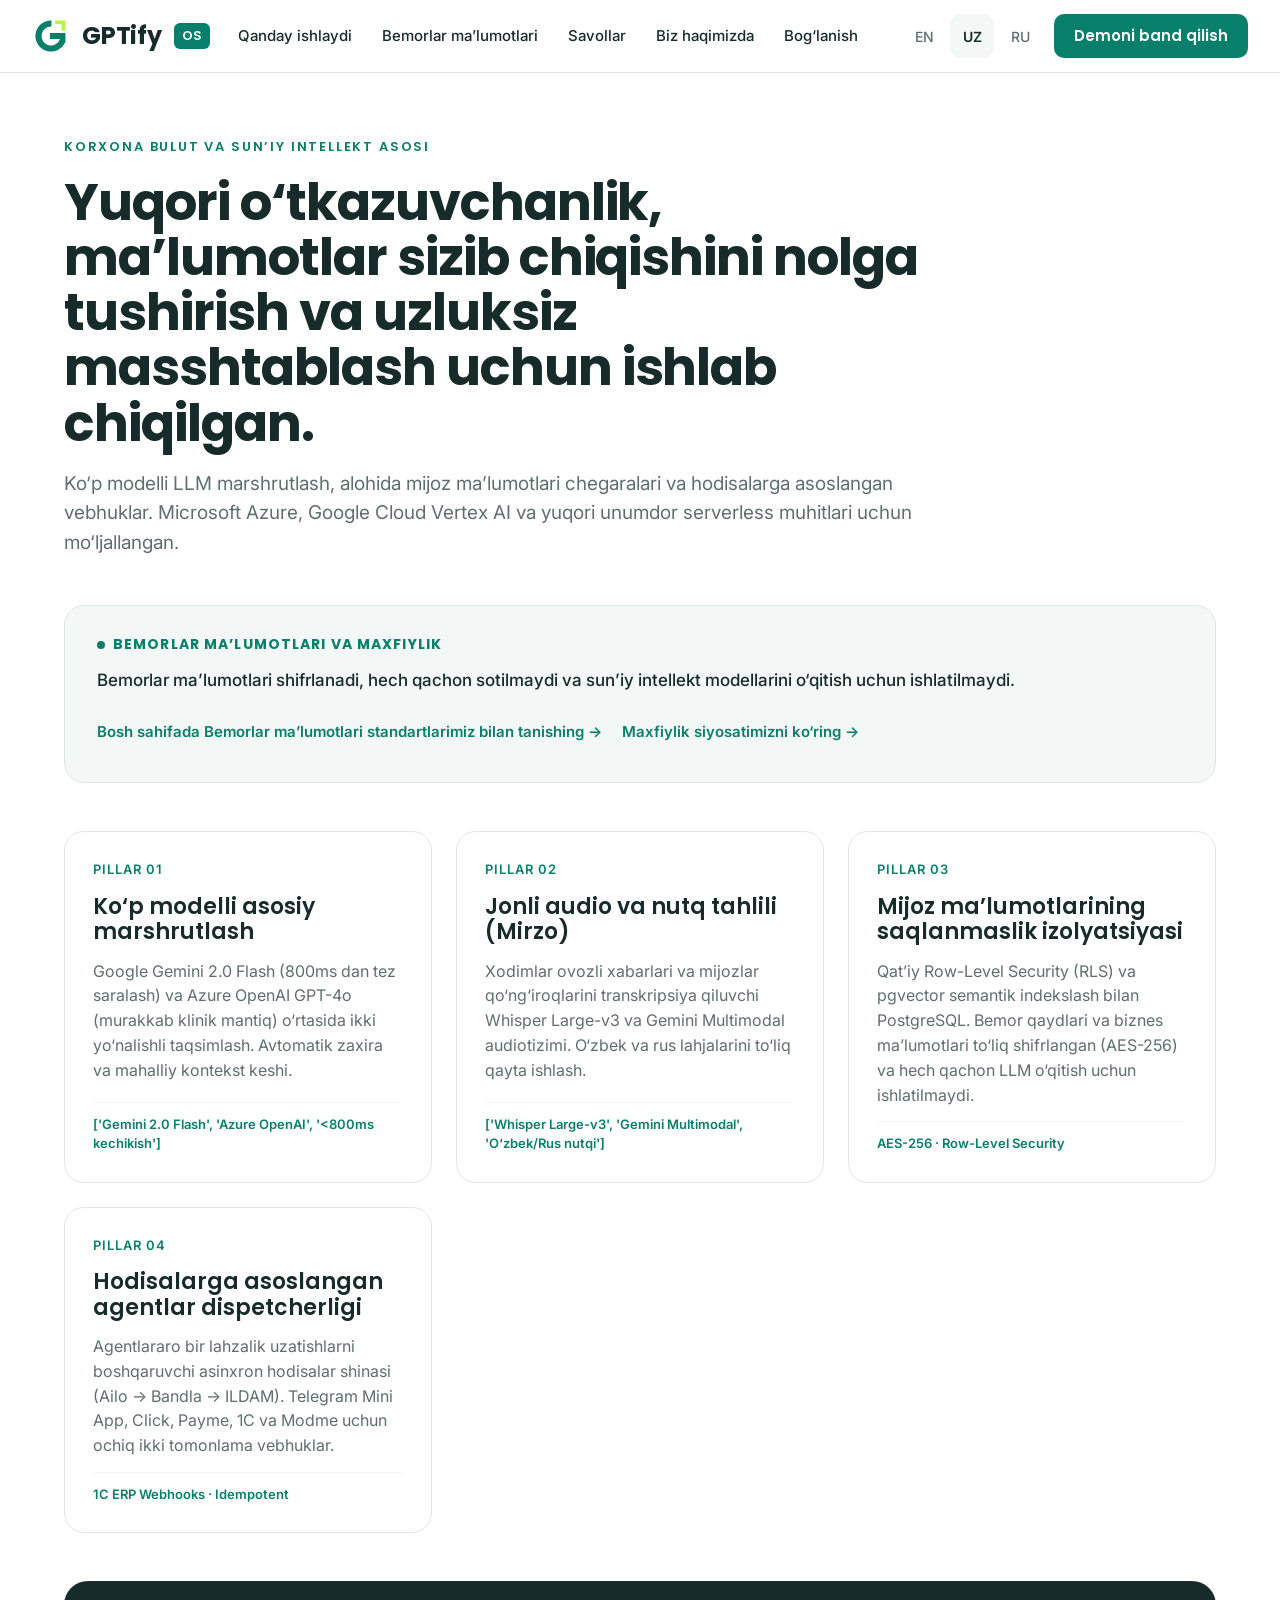
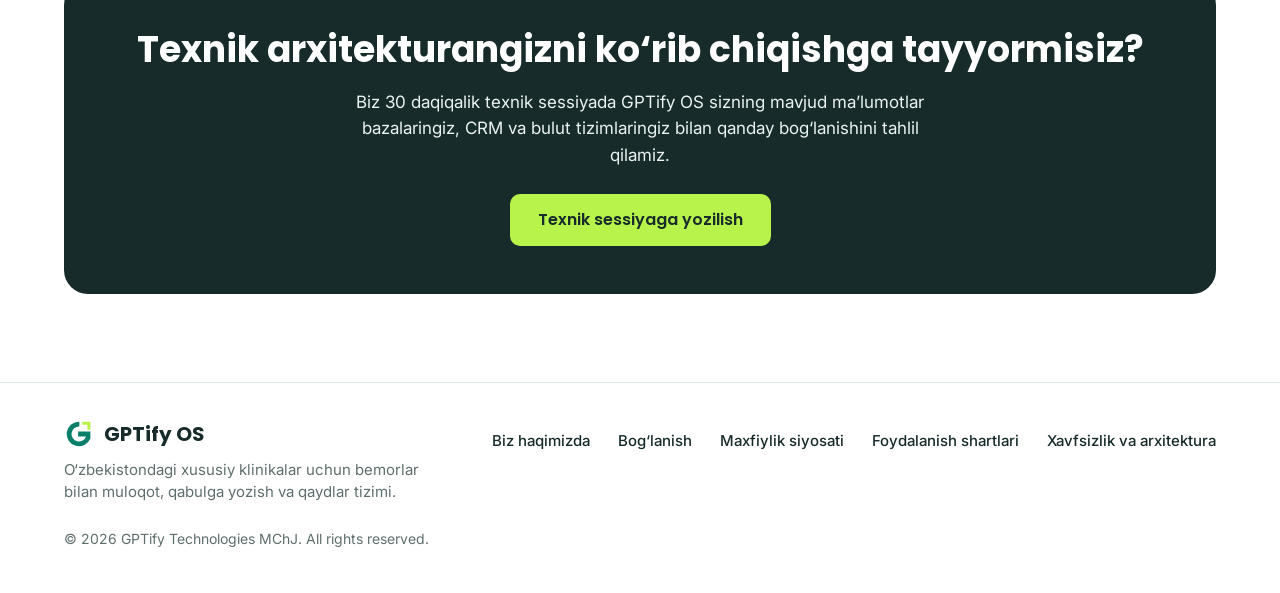
<file: uz/architecture.html>
<!doctype html>
<html lang="uz">
<head>
  <meta charset="utf-8">
  <meta name="viewport" content="width=device-width, initial-scale=1">
  <title>Xavfsizlik va arxitektura | GPTify OS</title>
  <meta name="description" content="Yuqori o‘tkazuvchanlik, ma’lumotlar xavfsizligi va uzluksiz masshtablash uchun korxona bulut va sun’iy intellekt asosi.">
  <link rel="canonical" href="https://gptify.si/uz/architecture.html">
  <link rel="alternate" hreflang="en" href="https://gptify.si/architecture.html">
  <link rel="alternate" hreflang="uz" href="https://gptify.si/uz/architecture.html">
  <link rel="alternate" hreflang="ru" href="https://gptify.si/ru/architecture.html">
  <link rel="alternate" hreflang="x-default" href="https://gptify.si/architecture.html">
  <link rel="stylesheet" href="/style.min.css">
  <link rel="icon" href="/gptify-app-icon.svg" type="image/svg+xml">
</head>
<body>
<header style="display: flex; flex-wrap: wrap; align-items: center; justify-content: space-between; gap: 12px 20px; padding: 14px clamp(16px, 2.5vw, 40px); border-bottom: 1px solid #DCE8E6; background: #FFFFFF; position: sticky; top: 0; z-index: 100;">
  <a href="/uz/" aria-label="GPTify OS home" style="display: flex; align-items: center; gap: 12px; min-height: 44px; text-decoration: none; color: #172B2A; flex-shrink: 0">
    <svg aria-hidden="true" width="38" height="38" viewBox="0 0 100 100" fill="none"><path fill="#087F6A" d="M51.4 9 A41 41 0 1 0 88 65.4 V42 H47 V58 H73.7 A25 25 0 1 1 50.9 25 Z"></path><path fill="#B7F34A" d="M61 9 H88 V36 H78 V19 H61 Z"></path></svg>
    <span style="font-family: 'Poppins', 'Inter', system-ui, sans-serif; font-weight: 700; font-size: 24px; letter-spacing: -0.01em">GPTify</span>
    <span style="font-family: 'Poppins', 'Inter', system-ui, sans-serif; font-weight: 600; font-size: 13px; color: #FFFFFF; background: #087F6A; border-radius: 6px; padding: 3px 8px">OS</span>
  </a>
  <nav aria-label="Main" class="hdr-nav" style="display: flex; flex-wrap: wrap; align-items: center; gap: 4px 14px">
    <a href="/uz/#how" style="display: inline-flex; align-items: center; justify-content: center; min-height: 44px; min-width: 44px; padding: 0 8px; font-size: 15px; font-weight: 500; color: #172B2A; text-decoration: none">Qanday ishlaydi</a>
    <a href="/uz/#privacy" style="display: inline-flex; align-items: center; justify-content: center; min-height: 44px; min-width: 44px; padding: 0 8px; font-size: 15px; font-weight: 500; color: #172B2A; text-decoration: none">Bemorlar ma’lumotlari</a>
    <a href="/uz/#faq" style="display: inline-flex; align-items: center; justify-content: center; min-height: 44px; min-width: 44px; padding: 0 8px; font-size: 15px; font-weight: 500; color: #172B2A; text-decoration: none">Savollar</a>
    <a href="/uz/about.html" style="display: inline-flex; align-items: center; justify-content: center; min-height: 44px; min-width: 44px; padding: 0 8px; font-size: 15px; text-decoration: none; color: #172B2A; font-weight: 500;">Biz haqimizda</a>
    <a href="/uz/contact.html" style="display: inline-flex; align-items: center; justify-content: center; min-height: 44px; min-width: 44px; padding: 0 8px; font-size: 15px; text-decoration: none; color: #172B2A; font-weight: 500;">Bog‘lanish</a>
  </nav>
  <div style="display: flex; align-items: center; gap: 12px; margin-left: auto; flex-shrink: 0">
    <div class="hdr-lang" style="display: flex; align-items: center; gap: 4px" role="navigation" aria-label="Language selection">
      <a href="/architecture.html" aria-current="false" style="display: inline-flex; align-items: center; justify-content: center; min-width: 44px; min-height: 44px; font-size: 14px; border-radius: 10px; text-decoration: none; color: #5F6F6D; font-weight: 500;">EN</a>
      <a href="/uz/architecture.html" aria-current="true" style="display: inline-flex; align-items: center; justify-content: center; min-width: 44px; min-height: 44px; font-size: 14px; border-radius: 10px; text-decoration: none; background: #F3F8F7; font-weight: 600; color: #172B2A;">UZ</a>
      <a href="/ru/architecture.html" aria-current="false" style="display: inline-flex; align-items: center; justify-content: center; min-width: 44px; min-height: 44px; font-size: 14px; border-radius: 10px; text-decoration: none; color: #5F6F6D; font-weight: 500;">RU</a>
    </div>
    <a class="hdr-cta" href="/uz/#demo" onclick="openLeadModal(); return false;" style="display: inline-flex; align-items: center; justify-content: center; min-height: 44px; padding: 0 20px; background: #087F6A; color: #FFFFFF; font-family: 'Poppins', 'Inter', system-ui, sans-serif; font-weight: 600; font-size: 15px; border-radius: 10px; text-decoration: none">Demoni band qilish</a>
    <button type="button" class="hdr-menu" onclick="openMobileMenu()" aria-label="Menyuni ochish" style="align-items: center; justify-content: center; width: 48px; height: 48px; border: 1px solid #DCE8E6; border-radius: 10px; background: transparent; color: #172B2A; cursor: pointer">
      <svg aria-hidden="true" width="22" height="22" viewBox="0 0 24 24" fill="none" stroke="#172B2A" stroke-width="2.2" stroke-linecap="round"><path d="M4 7h16M4 12h16M4 17h16"></path></svg>
    </button>
  </div>
</header>

<!-- Mobile Menu Overlay -->
<div id="mobile-menu" style="display: none; position: fixed; inset: 0; z-index: 1000; background: rgba(23, 43, 42, 0.6); backdrop-filter: blur(4px);" onclick="if(event.target === this) closeMobileMenu()">
  <div style="position: absolute; top: 0; right: 0; bottom: 0; width: min(320px, 85vw); background: #FFFFFF; padding: 24px; display: flex; flex-direction: column; gap: 20px; box-shadow: -4px 0 24px rgba(0,0,0,0.15); overflow-y: auto;">
    <div style="display: flex; align-items: center; justify-content: space-between; border-bottom: 1px solid #DCE8E6; padding-bottom: 16px;">
      <span style="font-family: 'Poppins', 'Inter', sans-serif; font-weight: 700; font-size: 20px; color: #172B2A;">GPTify <span style="font-size: 12px; background: #087F6A; color: #fff; padding: 2px 6px; border-radius: 4px;">OS</span></span>
      <button type="button" onclick="closeMobileMenu()" aria-label="Menyuni yopish" style="display: inline-flex; align-items: center; justify-content: center; width: 44px; height: 44px; border: 1px solid #DCE8E6; border-radius: 10px; background: transparent; cursor: pointer;">
        <svg width="20" height="20" viewBox="0 0 24 24" fill="none" stroke="#172B2A" stroke-width="2.2" stroke-linecap="round"><path d="M18 6 6 18M6 6l12 12"></path></svg>
      </button>
    </div>
    <nav style="display: flex; flex-direction: column; gap: 6px;">
      <a href="/uz/#how" onclick="closeMobileMenu()" style="display: flex; align-items: center; min-height: 48px; padding: 0 12px; font-size: 16px; font-weight: 500; color: #172B2A; text-decoration: none; border-radius: 8px;">Qanday ishlaydi</a>
      <a href="/uz/#privacy" onclick="closeMobileMenu()" style="display: flex; align-items: center; min-height: 48px; padding: 0 12px; font-size: 16px; font-weight: 500; color: #172B2A; text-decoration: none; border-radius: 8px;">Bemorlar ma’lumotlari</a>
      <a href="/uz/#faq" onclick="closeMobileMenu()" style="display: flex; align-items: center; min-height: 48px; padding: 0 12px; font-size: 16px; font-weight: 500; color: #172B2A; text-decoration: none; border-radius: 8px;">Savollar</a>
      <a href="/uz/about.html" onclick="closeMobileMenu()" style="display: flex; align-items: center; min-height: 48px; padding: 0 12px; font-size: 16px; font-weight: 500; color: #172B2A; text-decoration: none; border-radius: 8px;">Biz haqimizda</a>
      <a href="/uz/contact.html" onclick="closeMobileMenu()" style="display: flex; align-items: center; min-height: 48px; padding: 0 12px; font-size: 16px; font-weight: 500; color: #172B2A; text-decoration: none; border-radius: 8px;">Bog‘lanish</a>
    </nav>
    <div style="border-top: 1px solid #DCE8E6; padding-top: 16px; display: flex; flex-direction: column; gap: 14px;">
      <div style="font-size: 13px; font-weight: 600; color: #5F6F6D; text-transform: uppercase; letter-spacing: 0.05em;">Til</div>
      <div style="display: flex; align-items: center; gap: 8px;">
        <a href="/architecture.html" style="display: inline-flex; align-items: center; justify-content: center; min-width: 44px; min-height: 44px; font-size: 15px; border-radius: 8px; text-decoration: none; color: #5F6F6D; font-weight: 500;">EN</a>
        <a href="/uz/architecture.html" style="display: inline-flex; align-items: center; justify-content: center; min-width: 44px; min-height: 44px; font-size: 15px; border-radius: 8px; text-decoration: none; background: #F3F8F7; font-weight: 600; color: #172B2A;">UZ</a>
        <a href="/ru/architecture.html" style="display: inline-flex; align-items: center; justify-content: center; min-width: 44px; min-height: 44px; font-size: 15px; border-radius: 8px; text-decoration: none; color: #5F6F6D; font-weight: 500;">RU</a>
      </div>
      <a href="/uz/#demo" onclick="closeMobileMenu(); openLeadModal(); return false;" style="display: inline-flex; align-items: center; justify-content: center; min-height: 48px; padding: 0 20px; background: #087F6A; color: #FFFFFF; font-family: 'Poppins', 'Inter', sans-serif; font-weight: 600; font-size: 16px; border-radius: 10px; text-decoration: none; margin-top: 8px;">Demoni band qilish</a>
    </div>
  </div>
</div>


<main style="padding: 64px clamp(20px, 5vw, 80px) 88px; display: flex; flex-direction: column; gap: 48px; background: #FFFFFF">
  <div style="display: flex; flex-direction: column; gap: 18px; max-width: 860px">
    <div style="font-family: 'Poppins', 'Inter', system-ui, sans-serif; font-size: 13px; font-weight: 600; letter-spacing: 0.14em; color: #087F6A; text-transform: uppercase">KORXONA BULUT VA SUN’IY INTELLEKT ASOSI</div>
    <h1 style="margin: 0; font-family: 'Poppins', 'Inter', system-ui, sans-serif; font-weight: 700; font-size: clamp(34px, 4vw, 56px); line-height: 1.08; letter-spacing: -0.02em; color: #172B2A">
      Yuqori o‘tkazuvchanlik, ma’lumotlar sizib chiqishini nolga tushirish va uzluksiz masshtablash uchun ishlab chiqilgan.
    </h1>
    <p style="margin: 0; font-size: 19px; line-height: 1.55; color: #5F6F6D">Ko‘p modelli LLM marshrutlash, alohida mijoz ma’lumotlari chegaralari va hodisalarga asoslangan vebhuklar. Microsoft Azure, Google Cloud Vertex AI va yuqori unumdor serverless muhitlari uchun mo‘ljallangan.</p>
  </div>

  <!-- Patient Data & Privacy Callout -->
  <div style="background: #F3F8F7; border: 1px solid #DCE8E6; border-radius: 20px; padding: 28px 32px; display: flex; flex-direction: column; gap: 12px">
    <div style="display: inline-flex; align-items: center; gap: 8px; font-family: 'Poppins', 'Inter', system-ui, sans-serif; font-size: 14px; font-weight: 700; color: #087F6A; text-transform: uppercase; letter-spacing: 0.08em">
      <span aria-hidden="true" style="width: 8px; height: 8px; border-radius: 50%; background: #087F6A"></span>
      Bemorlar ma’lumotlari va maxfiylik
    </div>
    <p style="margin: 0; font-size: 17px; line-height: 1.6; color: #172B2A; font-weight: 500">Bemorlar ma’lumotlari shifrlanadi, hech qachon sotilmaydi va sun’iy intellekt modellarini o‘qitish uchun ishlatilmaydi.</p>
    <div style="display: flex; flex-wrap: wrap; gap: 20px; margin-top: 4px; font-size: 15px">
      <a href="/uz/#privacy" style="display: inline-flex; align-items: center; min-height: 44px; font-weight: 600">Bosh sahifada Bemorlar ma’lumotlari standartlarimiz bilan tanishing →</a>
      <a href="/uz/privacy.html" style="display: inline-flex; align-items: center; min-height: 44px; font-weight: 600">Maxfiylik siyosatimizni ko‘ring →</a>
    </div>
  </div>

  <!-- 4 Pillars Grid -->
  <div style="display: grid; grid-template-columns: repeat(auto-fit, minmax(min(100%, 340px), 1fr)); gap: 24px">
    <div style="background: #FFFFFF; border: 1px solid #DCE8E6; border-radius: 20px; padding: 28px; display: flex; flex-direction: column; gap: 14px">
      <div style="font-size: 13px; font-weight: 600; color: #087F6A; letter-spacing: 0.08em">PILLAR 01</div>
      <h2 style="margin: 0; font-family: 'Poppins', 'Inter', system-ui, sans-serif; font-weight: 600; font-size: 22px; color: #172B2A">Ko‘p modelli asosiy marshrutlash</h2>
      <p style="margin: 0; font-size: 16px; line-height: 1.55; color: #5F6F6D">Google Gemini 2.0 Flash (800ms dan tez saralash) va Azure OpenAI GPT-4o (murakkab klinik mantiq) o‘rtasida ikki yo‘nalishli taqsimlash. Avtomatik zaxira va mahalliy kontekst keshi.</p>
      <div style="margin-top: auto; padding-top: 12px; font-size: 13px; font-weight: 600; color: #087F6A; border-top: 1px solid #F3F8F7">['Gemini 2.0 Flash', 'Azure OpenAI', '<800ms kechikish']</div>
    </div>
    <div style="background: #FFFFFF; border: 1px solid #DCE8E6; border-radius: 20px; padding: 28px; display: flex; flex-direction: column; gap: 14px">
      <div style="font-size: 13px; font-weight: 600; color: #087F6A; letter-spacing: 0.08em">PILLAR 02</div>
      <h2 style="margin: 0; font-family: 'Poppins', 'Inter', system-ui, sans-serif; font-weight: 600; font-size: 22px; color: #172B2A">Jonli audio va nutq tahlili (Mirzo)</h2>
      <p style="margin: 0; font-size: 16px; line-height: 1.55; color: #5F6F6D">Xodimlar ovozli xabarlari va mijozlar qo‘ng‘iroqlarini transkripsiya qiluvchi Whisper Large-v3 va Gemini Multimodal audiotizimi. O‘zbek va rus lahjalarini to‘liq qayta ishlash.</p>
      <div style="margin-top: auto; padding-top: 12px; font-size: 13px; font-weight: 600; color: #087F6A; border-top: 1px solid #F3F8F7">['Whisper Large-v3', 'Gemini Multimodal', 'O‘zbek/Rus nutqi']</div>
    </div>
    <div style="background: #FFFFFF; border: 1px solid #DCE8E6; border-radius: 20px; padding: 28px; display: flex; flex-direction: column; gap: 14px">
      <div style="font-size: 13px; font-weight: 600; color: #087F6A; letter-spacing: 0.08em">PILLAR 03</div>
      <h2 style="margin: 0; font-family: 'Poppins', 'Inter', system-ui, sans-serif; font-weight: 600; font-size: 22px; color: #172B2A">Mijoz ma’lumotlarining saqlanmaslik izolyatsiyasi</h2>
      <p style="margin: 0; font-size: 16px; line-height: 1.55; color: #5F6F6D">Qat’iy Row-Level Security (RLS) va pgvector semantik indekslash bilan PostgreSQL. Bemor qaydlari va biznes ma’lumotlari to‘liq shifrlangan (AES-256) va hech qachon LLM o‘qitish uchun ishlatilmaydi.</p>
      <div style="margin-top: auto; padding-top: 12px; font-size: 13px; font-weight: 600; color: #087F6A; border-top: 1px solid #F3F8F7">AES-256 · Row-Level Security</div>
    </div>
    <div style="background: #FFFFFF; border: 1px solid #DCE8E6; border-radius: 20px; padding: 28px; display: flex; flex-direction: column; gap: 14px">
      <div style="font-size: 13px; font-weight: 600; color: #087F6A; letter-spacing: 0.08em">PILLAR 04</div>
      <h2 style="margin: 0; font-family: 'Poppins', 'Inter', system-ui, sans-serif; font-weight: 600; font-size: 22px; color: #172B2A">Hodisalarga asoslangan agentlar dispetcherligi</h2>
      <p style="margin: 0; font-size: 16px; line-height: 1.55; color: #5F6F6D">Agentlararo bir lahzalik uzatishlarni boshqaruvchi asinxron hodisalar shinasi (Ailo → Bandla → ILDAM). Telegram Mini App, Click, Payme, 1C va Modme uchun ochiq ikki tomonlama vebhuklar.</p>
      <div style="margin-top: auto; padding-top: 12px; font-size: 13px; font-weight: 600; color: #087F6A; border-top: 1px solid #F3F8F7">1C ERP Webhooks · Idempotent</div>
    </div>
  </div>

  <!-- Closing Callout -->
  <div style="background: #172B2A; border-radius: 24px; padding: clamp(28px, 4vw, 48px); display: flex; flex-direction: column; align-items: center; text-align: center; gap: 18px; color: #FFFFFF">
    <h2 style="margin: 0; font-family: 'Poppins', 'Inter', system-ui, sans-serif; font-weight: 700; font-size: clamp(24px, 3vw, 36px); color: #FFFFFF">Texnik arxitekturangizni ko‘rib chiqishga tayyormisiz?</h2>
    <p style="margin: 0; max-width: 620px; font-size: 17px; line-height: 1.55; color: #EAF3F1">Biz 30 daqiqalik texnik sessiyada GPTify OS sizning mavjud ma’lumotlar bazalaringiz, CRM va bulut tizimlaringiz bilan qanday bog‘lanishini tahlil qilamiz.</p>
    <a href="#demo" onclick="openLeadModal(); return false;" style="display: inline-flex; align-items: center; min-height: 52px; padding: 0 28px; background: #B7F34A; color: #172B2A; font-family: 'Poppins', 'Inter', system-ui, sans-serif; font-weight: 600; font-size: 16px; border-radius: 10px; text-decoration: none; margin-top: 8px">
      Texnik sessiyaga yozilish
    </a>
  </div>
</main>

<footer style="border-top: 1px solid #DCE8E6; padding: 36px clamp(20px, 5vw, 80px) 44px; display: flex; flex-wrap: wrap; align-items: flex-start; justify-content: space-between; gap: 24px 48px; background: #FFFFFF">
  <div style="display: flex; flex-direction: column; gap: 10px; max-width: 380px">
    <div style="display: flex; align-items: center; gap: 10px">
      <svg aria-hidden="true" width="30" height="30" viewBox="0 0 100 100" fill="none"><path fill="#087F6A" d="M51.4 9 A41 41 0 1 0 88 65.4 V42 H47 V58 H73.7 A25 25 0 1 1 50.9 25 Z"></path><path fill="#B7F34A" d="M61 9 H88 V36 H78 V19 H61 Z"></path></svg>
      <span style="font-family: 'Poppins', 'Inter', system-ui, sans-serif; font-weight: 700; font-size: 20px; color: #172B2A">GPTify OS</span>
    </div>
    <div style="font-size: 15px; line-height: 1.5; color: #5F6F6D">O‘zbekistondagi xususiy klinikalar uchun bemorlar bilan muloqot, qabulga yozish va qaydlar tizimi.</div>
  </div>
  <nav aria-label="Footer" style="display: flex; flex-wrap: wrap; gap: 4px 28px">
    <a href="/uz/about.html" style="display: inline-flex; align-items: center; min-height: 44px; min-width: 44px; font-size: 15px; font-weight: 500; color: #172B2A">Biz haqimizda</a>
    <a href="/uz/contact.html" style="display: inline-flex; align-items: center; min-height: 44px; min-width: 44px; font-size: 15px; font-weight: 500; color: #172B2A">Bog‘lanish</a>
    <a href="/uz/privacy.html" style="display: inline-flex; align-items: center; min-height: 44px; min-width: 44px; font-size: 15px; font-weight: 500; color: #172B2A">Maxfiylik siyosati</a>
    <a href="/uz/terms.html" style="display: inline-flex; align-items: center; min-height: 44px; min-width: 44px; font-size: 15px; font-weight: 500; color: #172B2A">Foydalanish shartlari</a>
    <a href="/uz/architecture.html" style="display: inline-flex; align-items: center; min-height: 44px; min-width: 44px; font-size: 15px; font-weight: 500; color: #172B2A">Xavfsizlik va arxitektura</a>
  </nav>
  <div style="flex: 1 1 100%; font-size: 14px; color: #5F6F6D">© 2026 GPTify Technologies MChJ. All rights reserved.</div>
</footer>

<!-- Lead Capture Modal -->
<div id="leadModal" role="dialog" aria-modal="true" aria-labelledby="modalTitle" style="display: none; position: fixed; inset: 0; z-index: 1000; background: rgba(23, 43, 42, 0.6); backdrop-filter: blur(4px); overflow-y: auto; padding: 20px" onclick="if(event.target === this) closeLeadModal()">
  <div style="position: relative; max-width: 520px; margin: 40px auto; background: #FFFFFF; border-radius: 20px; padding: clamp(24px, 4vw, 36px); box-shadow: 0 20px 40px rgba(0,0,0,0.2); border: 1px solid #DCE8E6">
    <button type="button" onclick="closeLeadModal()" aria-label="Yopish" style="position: absolute; top: 18px; right: 18px; width: 44px; height: 44px; border-radius: 10px; background: #F3F8F7; border: 1px solid #DCE8E6; display: flex; align-items: center; justify-content: center; cursor: pointer; color: #172B2A">
      <svg aria-hidden="true" width="20" height="20" viewBox="0 0 24 24" fill="none" stroke="currentColor" stroke-width="2"><path d="M18 6 6 18M6 6l12 12"></path></svg>
    </button>
    
    <div id="modalBody">
      <h3 id="modalTitle" style="margin: 0 0 8px; font-family: 'Poppins', 'Inter', system-ui, sans-serif; font-size: 24px; font-weight: 700; color: #172B2A">Demoni band qilish</h3>
      <p style="margin: 0 0 20px; font-size: 15px; color: #5F6F6D; line-height: 1.5">GPTify OS sizning jarayonlaringizda qanday ishlashini 30 daqiqada ko‘ring.</p>
      
      <form id="leadForm" onsubmit="handleLeadSubmit(event)" style="display: flex; flex-direction: column; gap: 14px">
        <input type="hidden" id="modalLeadInterest" name="interest" value="Clinic Demo">
        
        <div>
          <label for="leadName" style="display: block; font-size: 14px; font-weight: 600; color: #172B2A; margin-bottom: 6px">Ismingiz</label>
          <input type="text" id="leadName" name="name" required autocomplete="name" placeholder="Dilshod Karimov" style="width: 100%; min-height: 48px; border: 1px solid #DCE8E6; border-radius: 10px; padding: 10px 14px; font-size: 16px; color: #172B2A; background: #FFFFFF; outline: none">
        </div>
        
        <div>
          <label for="leadCompany" style="display: block; font-size: 14px; font-weight: 600; color: #172B2A; margin-bottom: 6px">Kompaniya yoki klinika nomi</label>
          <input type="text" id="leadCompany" name="company" required autocomplete="organization" placeholder="Smile Clinic (stomatologiya)" style="width: 100%; min-height: 48px; border: 1px solid #DCE8E6; border-radius: 10px; padding: 10px 14px; font-size: 16px; color: #172B2A; background: #FFFFFF; outline: none">
        </div>
        
        <div>
          <label for="leadContact" style="display: block; font-size: 14px; font-weight: 600; color: #172B2A; margin-bottom: 6px">Telefon raqamingiz yoki Telegram</label>
          <input type="text" id="leadContact" name="contact" required autocomplete="tel" placeholder="+998 90 123 45 67 yoki @foydalanuvchi" style="width: 100%; min-height: 48px; border: 1px solid #DCE8E6; border-radius: 10px; padding: 10px 14px; font-size: 16px; color: #172B2A; background: #FFFFFF; outline: none">
        </div>
        
        <div>
          <label for="leadTeamSize" style="display: block; font-size: 14px; font-weight: 600; color: #172B2A; margin-bottom: 6px">Jamoa hajmi</label>
          <select id="leadTeamSize" name="teamSize" style="width: 100%; min-height: 48px; border: 1px solid #DCE8E6; border-radius: 10px; padding: 10px 14px; font-size: 16px; color: #172B2A; background: #FFFFFF; outline: none">
            <option value="1-5">1-5 kishi</option>
            <option value="6-20" selected>6-15 kishi</option>
            <option value="21-50">16-50 kishi</option>
            <option value="50+">50+ kishi</option>
          </select>
        </div>
        
        <div>
          <label style="display: block; font-size: 14px; font-weight: 600; color: #172B2A; margin-bottom: 6px">Siz foydalanadigan aloqa kanallari</label>
          <div style="display: grid; grid-template-columns: repeat(2, 1fr); gap: 8px">
            <label style="display: flex; align-items: center; gap: 8px; font-size: 14px; font-weight: 500; color: #172B2A; background: #F3F8F7; padding: 10px 12px; border-radius: 8px; border: 1px solid #DCE8E6; cursor: pointer; min-height: 44px">
              <input type="checkbox" name="channels" value="Telegram" checked style="accent-color: #087F6A; width: 18px; height: 18px"> Telegram
            </label>
            <label style="display: flex; align-items: center; gap: 8px; font-size: 14px; font-weight: 500; color: #172B2A; background: #F3F8F7; padding: 10px 12px; border-radius: 8px; border: 1px solid #DCE8E6; cursor: pointer; min-height: 44px">
              <input type="checkbox" name="channels" value="WhatsApp" checked style="accent-color: #087F6A; width: 18px; height: 18px"> WhatsApp Business
            </label>
            <label style="display: flex; align-items: center; gap: 8px; font-size: 14px; font-weight: 500; color: #172B2A; background: #F3F8F7; padding: 10px 12px; border-radius: 8px; border: 1px solid #DCE8E6; cursor: pointer; min-height: 44px">
              <input type="checkbox" name="channels" value="Instagram" checked style="accent-color: #087F6A; width: 18px; height: 18px"> Instagram Direct
            </label>
            <label style="display: flex; align-items: center; gap: 8px; font-size: 14px; font-weight: 500; color: #172B2A; background: #F3F8F7; padding: 10px 12px; border-radius: 8px; border: 1px solid #DCE8E6; cursor: pointer; min-height: 44px">
              <input type="checkbox" name="channels" value="Calls" style="accent-color: #087F6A; width: 18px; height: 18px"> Telefon qo‘ng‘iroqlari
            </label>
          </div>
        </div>
        
        <p style="margin: 4px 0 0; font-size: 13px; color: #5F6F6D; line-height: 1.4">Spamsiz. Ma’lumotlaringiz faqat demo bo‘yicha bog‘lanish uchun ishlatiladi.</p>
        
        <button type="submit" id="modalSubmitBtn" style="width: 100%; min-height: 52px; background: #087F6A; color: #FFFFFF; font-family: 'Poppins', 'Inter', system-ui, sans-serif; font-size: 16px; font-weight: 600; border-radius: 10px; margin-top: 8px; cursor: pointer">
          So‘rov yuborish
        </button>
      </form>
    </div>
    
    <div id="modalSuccess" style="display: none; text-align: center; padding: 20px 10px">
      <div style="width: 64px; height: 64px; border-radius: 50%; background: #EAF8D2; color: #087F6A; display: inline-flex; align-items: center; justify-content: center; margin-bottom: 16px">
        <svg aria-hidden="true" width="32" height="32" viewBox="0 0 24 24" fill="none" stroke="currentColor" stroke-width="2.5" stroke-linecap="round" stroke-linejoin="round"><path d="M20 6 9 17l-5-5"></path></svg>
      </div>
      <h3 style="margin: 0 0 8px; font-family: 'Poppins', 'Inter', system-ui, sans-serif; font-size: 22px; font-weight: 700; color: #172B2A">So‘rovingiz qabul qilindi!</h3>
      <p style="margin: 0; font-size: 15px; color: #5F6F6D; line-height: 1.5">Uchrashuv vaqtini belgilash uchun siz bilan tez orada bog‘lanamiz.</p>
      <button type="button" onclick="closeLeadModal()" style="margin-top: 24px; min-height: 44px; padding: 0 24px; background: #087F6A; color: #FFFFFF; border-radius: 8px; font-weight: 600">OK</button>
    </div>
  </div>
</div>

<script>
function openLeadModal(interest) {
  var modal = document.getElementById('leadModal');
  if (modal) {
    if (interest) {
      var field = document.getElementById('modalLeadInterest');
      if (field) field.value = interest;
    }
    modal.style.display = 'block';
    document.body.style.overflow = 'hidden';
  }
}

function closeLeadModal() {
  var modal = document.getElementById('leadModal');
  if (modal) {
    modal.style.display = 'none';
    document.body.style.overflow = '';
  }
}

function openMobileMenu() {
  var m = document.getElementById('mobile-menu');
  if (m) {
    m.style.display = 'block';
    document.body.style.overflow = 'hidden';
  }
}

function closeMobileMenu() {
  var m = document.getElementById('mobile-menu');
  if (m) {
    m.style.display = 'none';
    document.body.style.overflow = '';
  }
}

function handleLeadSubmit(e) {
  e.preventDefault();
  var btn = document.getElementById('modalSubmitBtn');
  var form = document.getElementById('leadForm');
  var channels = Array.from(form.querySelectorAll('input[name="channels"]:checked')).map(function(c) { return c.value; });
  
  var payload = {
    source: 'modal',
    interest: document.getElementById('modalLeadInterest').value,
    name: document.getElementById('leadName').value,
    clinic: document.getElementById('leadCompany').value,
    contact: document.getElementById('leadContact').value,
    teamSize: document.getElementById('leadTeamSize').value,
    channels: channels.join(', '),
    timestamp: new Date().toISOString()
  };
  
  if (btn) {
    btn.disabled = true;
    btn.textContent = "Yuborilmoqda...";
  }
  
  fetch("https://script.google.com/macros/s/AKfycbzM3GZEDsWDc-3SUI4sySAWnJFn6ZolQaYkwo7W4VWG-79J3WVLYeQL7qs5jgAtkK_C_g/exec", {
    method: 'POST',
    mode: 'no-cors',
    headers: { 'Content-Type': 'application/json' },
    body: JSON.stringify(payload)
  }).then(function() {
    document.getElementById('modalBody').style.display = 'none';
    document.getElementById('modalSuccess').style.display = 'block';
  }).catch(function(err) {
    if (btn) {
      btn.disabled = false;
      btn.textContent = "Yuborishda xatolik yuz berdi. Iltimos, to\u2018g\u2018ridan-to\u2018g\u2018ri Telegram orqali yoki team@gptify.co manziliga yozing.";
    }
  });
}

// Clean hashtag handling & smooth scrolling
document.addEventListener('click', function(e) {
  var a = e.target.closest('a');
  if (!a) return;
  var href = a.getAttribute('href');
  if (!href) return;
  
  var hash = '';
  if (href.startsWith('#') && href.length > 1) {
    hash = href.slice(1);
  } else if (href.indexOf('#') !== -1) {
    var parts = href.split('#');
    var targetPath = parts[0];
    var curPath = window.location.pathname;
    if (targetPath === curPath || (targetPath === '/' && (curPath === '/' || curPath === '/index.html')) || (targetPath === '/uz/' && (curPath === '/uz/' || curPath === '/uz/index.html')) || (targetPath === '/ru/' && (curPath === '/ru/' || curPath === '/ru/index.html'))) {
      hash = parts[1];
    }
  }
  
  if (hash) {
    var targetEl = document.getElementById(hash);
    if (targetEl) {
      e.preventDefault();
      targetEl.scrollIntoView({ behavior: 'smooth' });
      if (window.history && window.history.replaceState) {
        window.history.replaceState(null, null, window.location.pathname + window.location.search);
      }
    }
  }
});

if (window.location.hash) {
  var initialTarget = document.getElementById(window.location.hash.slice(1));
  if (initialTarget) {
    setTimeout(function() {
      initialTarget.scrollIntoView({ behavior: 'smooth' });
      if (window.history && window.history.replaceState) {
        window.history.replaceState(null, null, window.location.pathname + window.location.search);
      }
    }, 150);
  } else {
    if (window.history && window.history.replaceState) {
      window.history.replaceState(null, null, window.location.pathname + window.location.search);
    }
  }
}
</script>


</body>
</html>
</file>
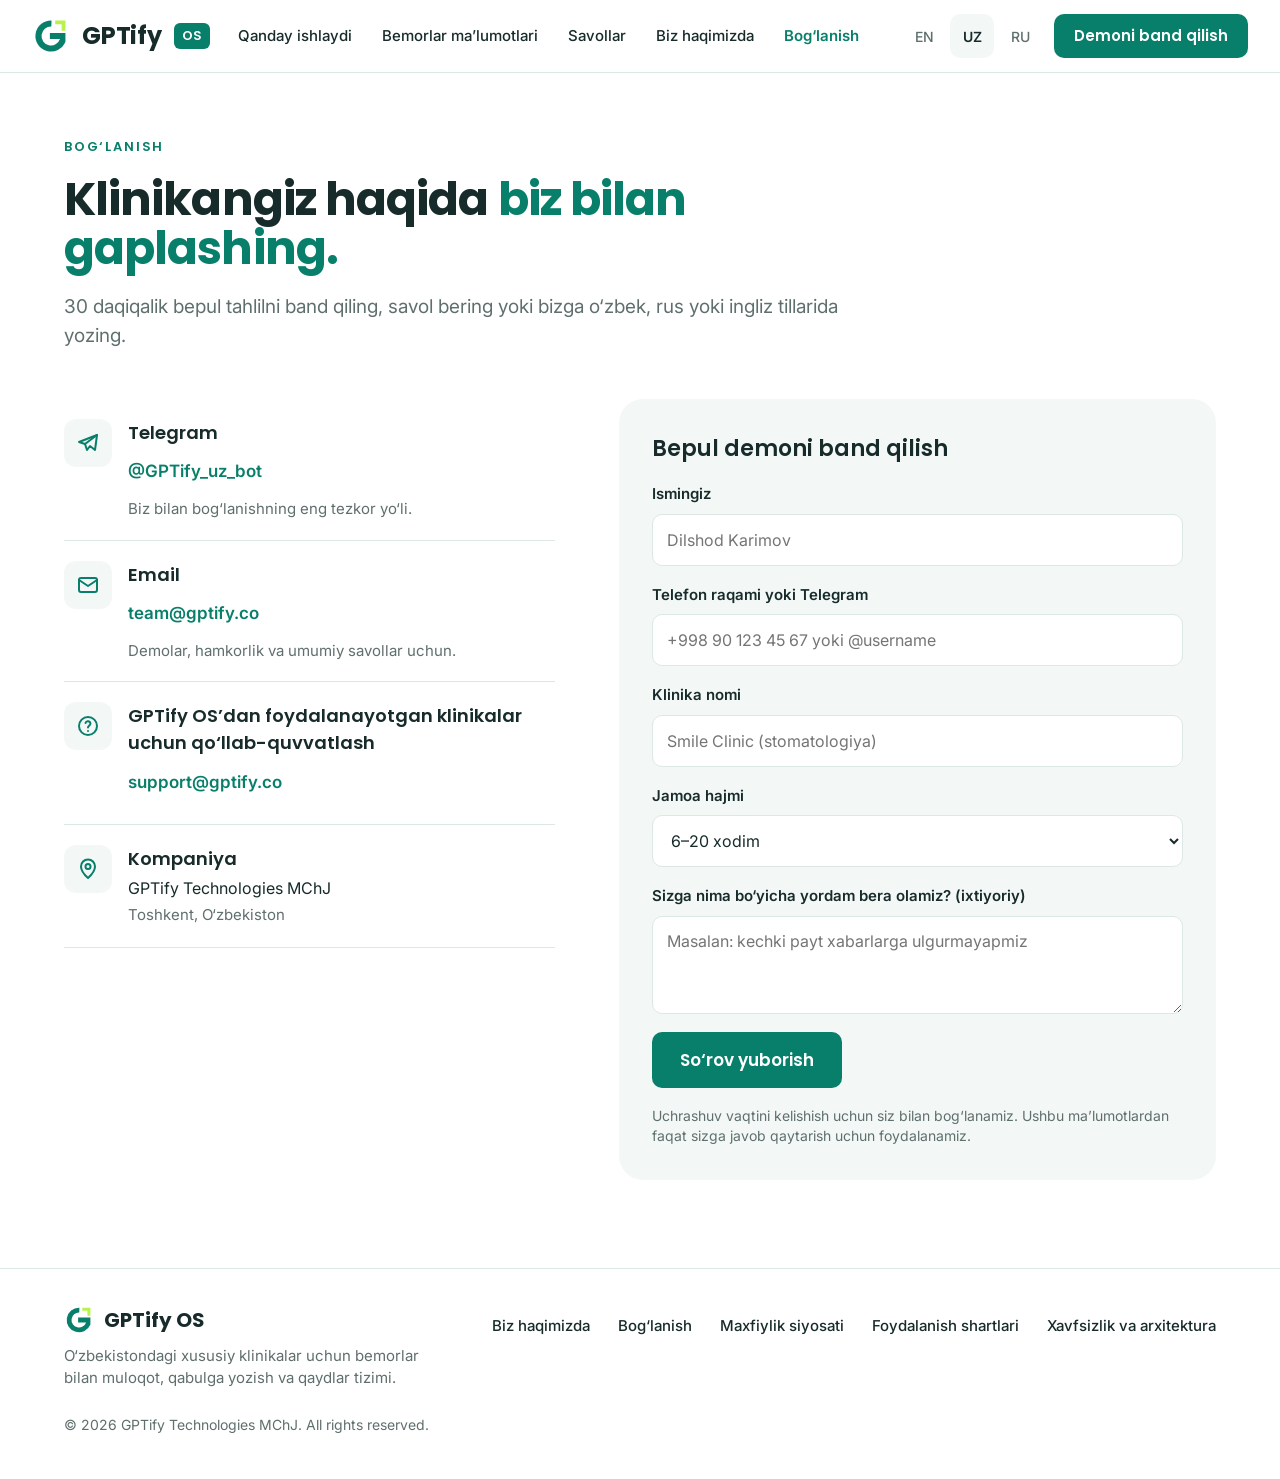
<file: uz/contact.html>
<!doctype html>
<html lang="uz">
<head>
  <meta charset="utf-8">
  <meta name="viewport" content="width=device-width, initial-scale=1">
  <title>Bog‘lanish — Xususiy klinikalar uchun GPTify OS</title>
  <meta name="description" content="Klinikangiz bo‘yicha biz bilan maslahatlashing. 30 daqiqalik bepul tahlilni band qiling yoki Telegram va email orqali bog‘laning.">
  <link rel="canonical" href="https://gptify.si/uz/contact.html">
  <link rel="alternate" hreflang="en" href="https://gptify.si/contact.html">
  <link rel="alternate" hreflang="uz" href="https://gptify.si/uz/contact.html">
  <link rel="alternate" hreflang="ru" href="https://gptify.si/ru/contact.html">
  <link rel="alternate" hreflang="x-default" href="https://gptify.si/contact.html">
  <link rel="stylesheet" href="/style.min.css">
  <link rel="icon" href="/gptify-app-icon.svg" type="image/svg+xml">
</head>
<body>
<header style="display: flex; flex-wrap: wrap; align-items: center; justify-content: space-between; gap: 12px 20px; padding: 14px clamp(16px, 2.5vw, 40px); border-bottom: 1px solid #DCE8E6; background: #FFFFFF; position: sticky; top: 0; z-index: 100;">
  <a href="/uz/" aria-label="GPTify OS home" style="display: flex; align-items: center; gap: 12px; min-height: 44px; text-decoration: none; color: #172B2A; flex-shrink: 0">
    <svg aria-hidden="true" width="38" height="38" viewBox="0 0 100 100" fill="none"><path fill="#087F6A" d="M51.4 9 A41 41 0 1 0 88 65.4 V42 H47 V58 H73.7 A25 25 0 1 1 50.9 25 Z"></path><path fill="#B7F34A" d="M61 9 H88 V36 H78 V19 H61 Z"></path></svg>
    <span style="font-family: 'Poppins', 'Inter', system-ui, sans-serif; font-weight: 700; font-size: 24px; letter-spacing: -0.01em">GPTify</span>
    <span style="font-family: 'Poppins', 'Inter', system-ui, sans-serif; font-weight: 600; font-size: 13px; color: #FFFFFF; background: #087F6A; border-radius: 6px; padding: 3px 8px">OS</span>
  </a>
  <nav aria-label="Main" class="hdr-nav" style="display: flex; flex-wrap: wrap; align-items: center; gap: 4px 14px">
    <a href="/uz/#how" style="display: inline-flex; align-items: center; justify-content: center; min-height: 44px; min-width: 44px; padding: 0 8px; font-size: 15px; font-weight: 500; color: #172B2A; text-decoration: none">Qanday ishlaydi</a>
    <a href="/uz/#privacy" style="display: inline-flex; align-items: center; justify-content: center; min-height: 44px; min-width: 44px; padding: 0 8px; font-size: 15px; font-weight: 500; color: #172B2A; text-decoration: none">Bemorlar ma’lumotlari</a>
    <a href="/uz/#faq" style="display: inline-flex; align-items: center; justify-content: center; min-height: 44px; min-width: 44px; padding: 0 8px; font-size: 15px; font-weight: 500; color: #172B2A; text-decoration: none">Savollar</a>
    <a href="/uz/about.html" style="display: inline-flex; align-items: center; justify-content: center; min-height: 44px; min-width: 44px; padding: 0 8px; font-size: 15px; text-decoration: none; color: #172B2A; font-weight: 500;">Biz haqimizda</a>
    <a href="/uz/contact.html" style="display: inline-flex; align-items: center; justify-content: center; min-height: 44px; min-width: 44px; padding: 0 8px; font-size: 15px; text-decoration: none; color: #087F6A; font-weight: 600;">Bog‘lanish</a>
  </nav>
  <div style="display: flex; align-items: center; gap: 12px; margin-left: auto; flex-shrink: 0">
    <div class="hdr-lang" style="display: flex; align-items: center; gap: 4px" role="navigation" aria-label="Language selection">
      <a href="/contact.html" aria-current="false" style="display: inline-flex; align-items: center; justify-content: center; min-width: 44px; min-height: 44px; font-size: 14px; border-radius: 10px; text-decoration: none; color: #5F6F6D; font-weight: 500;">EN</a>
      <a href="/uz/contact.html" aria-current="true" style="display: inline-flex; align-items: center; justify-content: center; min-width: 44px; min-height: 44px; font-size: 14px; border-radius: 10px; text-decoration: none; background: #F3F8F7; font-weight: 600; color: #172B2A;">UZ</a>
      <a href="/ru/contact.html" aria-current="false" style="display: inline-flex; align-items: center; justify-content: center; min-width: 44px; min-height: 44px; font-size: 14px; border-radius: 10px; text-decoration: none; color: #5F6F6D; font-weight: 500;">RU</a>
    </div>
    <a class="hdr-cta" href="/uz/#demo" onclick="openLeadModal(); return false;" style="display: inline-flex; align-items: center; justify-content: center; min-height: 44px; padding: 0 20px; background: #087F6A; color: #FFFFFF; font-family: 'Poppins', 'Inter', system-ui, sans-serif; font-weight: 600; font-size: 15px; border-radius: 10px; text-decoration: none">Demoni band qilish</a>
    <button type="button" class="hdr-menu" onclick="openMobileMenu()" aria-label="Menyuni ochish" style="align-items: center; justify-content: center; width: 48px; height: 48px; border: 1px solid #DCE8E6; border-radius: 10px; background: transparent; color: #172B2A; cursor: pointer">
      <svg aria-hidden="true" width="22" height="22" viewBox="0 0 24 24" fill="none" stroke="#172B2A" stroke-width="2.2" stroke-linecap="round"><path d="M4 7h16M4 12h16M4 17h16"></path></svg>
    </button>
  </div>
</header>

<!-- Mobile Menu Overlay -->
<div id="mobile-menu" style="display: none; position: fixed; inset: 0; z-index: 1000; background: rgba(23, 43, 42, 0.6); backdrop-filter: blur(4px);" onclick="if(event.target === this) closeMobileMenu()">
  <div style="position: absolute; top: 0; right: 0; bottom: 0; width: min(320px, 85vw); background: #FFFFFF; padding: 24px; display: flex; flex-direction: column; gap: 20px; box-shadow: -4px 0 24px rgba(0,0,0,0.15); overflow-y: auto;">
    <div style="display: flex; align-items: center; justify-content: space-between; border-bottom: 1px solid #DCE8E6; padding-bottom: 16px;">
      <span style="font-family: 'Poppins', 'Inter', sans-serif; font-weight: 700; font-size: 20px; color: #172B2A;">GPTify <span style="font-size: 12px; background: #087F6A; color: #fff; padding: 2px 6px; border-radius: 4px;">OS</span></span>
      <button type="button" onclick="closeMobileMenu()" aria-label="Menyuni yopish" style="display: inline-flex; align-items: center; justify-content: center; width: 44px; height: 44px; border: 1px solid #DCE8E6; border-radius: 10px; background: transparent; cursor: pointer;">
        <svg width="20" height="20" viewBox="0 0 24 24" fill="none" stroke="#172B2A" stroke-width="2.2" stroke-linecap="round"><path d="M18 6 6 18M6 6l12 12"></path></svg>
      </button>
    </div>
    <nav style="display: flex; flex-direction: column; gap: 6px;">
      <a href="/uz/#how" onclick="closeMobileMenu()" style="display: flex; align-items: center; min-height: 48px; padding: 0 12px; font-size: 16px; font-weight: 500; color: #172B2A; text-decoration: none; border-radius: 8px;">Qanday ishlaydi</a>
      <a href="/uz/#privacy" onclick="closeMobileMenu()" style="display: flex; align-items: center; min-height: 48px; padding: 0 12px; font-size: 16px; font-weight: 500; color: #172B2A; text-decoration: none; border-radius: 8px;">Bemorlar ma’lumotlari</a>
      <a href="/uz/#faq" onclick="closeMobileMenu()" style="display: flex; align-items: center; min-height: 48px; padding: 0 12px; font-size: 16px; font-weight: 500; color: #172B2A; text-decoration: none; border-radius: 8px;">Savollar</a>
      <a href="/uz/about.html" onclick="closeMobileMenu()" style="display: flex; align-items: center; min-height: 48px; padding: 0 12px; font-size: 16px; font-weight: 500; color: #172B2A; text-decoration: none; border-radius: 8px;">Biz haqimizda</a>
      <a href="/uz/contact.html" onclick="closeMobileMenu()" style="display: flex; align-items: center; min-height: 48px; padding: 0 12px; font-size: 16px; font-weight: 500; color: #172B2A; text-decoration: none; border-radius: 8px;">Bog‘lanish</a>
    </nav>
    <div style="border-top: 1px solid #DCE8E6; padding-top: 16px; display: flex; flex-direction: column; gap: 14px;">
      <div style="font-size: 13px; font-weight: 600; color: #5F6F6D; text-transform: uppercase; letter-spacing: 0.05em;">Til</div>
      <div style="display: flex; align-items: center; gap: 8px;">
        <a href="/contact.html" style="display: inline-flex; align-items: center; justify-content: center; min-width: 44px; min-height: 44px; font-size: 15px; border-radius: 8px; text-decoration: none; color: #5F6F6D; font-weight: 500;">EN</a>
        <a href="/uz/contact.html" style="display: inline-flex; align-items: center; justify-content: center; min-width: 44px; min-height: 44px; font-size: 15px; border-radius: 8px; text-decoration: none; background: #F3F8F7; font-weight: 600; color: #172B2A;">UZ</a>
        <a href="/ru/contact.html" style="display: inline-flex; align-items: center; justify-content: center; min-width: 44px; min-height: 44px; font-size: 15px; border-radius: 8px; text-decoration: none; color: #5F6F6D; font-weight: 500;">RU</a>
      </div>
      <a href="/uz/#demo" onclick="closeMobileMenu(); openLeadModal(); return false;" style="display: inline-flex; align-items: center; justify-content: center; min-height: 48px; padding: 0 20px; background: #087F6A; color: #FFFFFF; font-family: 'Poppins', 'Inter', sans-serif; font-weight: 600; font-size: 16px; border-radius: 10px; text-decoration: none; margin-top: 8px;">Demoni band qilish</a>
    </div>
  </div>
</div>


<main style="padding: 64px clamp(20px, 5vw, 80px) 88px; display: flex; flex-direction: column; gap: 48px; background: #FFFFFF">
  <div style="display: flex; flex-direction: column; gap: 18px; max-width: 820px">
    <div style="font-family: 'Poppins', 'Inter', system-ui, sans-serif; font-size: 13px; font-weight: 600; letter-spacing: 0.14em; color: #087F6A; text-transform: uppercase">Bog‘lanish</div>
    <h1 style="margin: 0; font-family: 'Poppins', 'Inter', system-ui, sans-serif; font-weight: 700; font-size: clamp(34px, 3.6vw, 52px); line-height: 1.08; letter-spacing: -0.02em; color: #172B2A">
      Klinikangiz haqida <span style="color: #087F6A">biz bilan gaplashing.</span>
    </h1>
    <p style="margin: 0; font-size: 19px; line-height: 1.55; color: #5F6F6D">30 daqiqalik bepul tahlilni band qiling, savol bering yoki bizga o‘zbek, rus yoki ingliz tillarida yozing.</p>
  </div>
  <div style="display: flex; flex-wrap: wrap; gap: 40px 64px; align-items: flex-start">
    <div style="flex: 1 1 360px; min-width: 0; display: flex; flex-direction: column">
      <div style="display: flex; gap: 16px; align-items: flex-start; padding: 20px 0; border-bottom: 1px solid #DCE8E6">
        <div style="flex: none; display: flex; align-items: center; justify-content: center; width: 48px; height: 48px; border-radius: 12px; background: #F3F8F7">
          <svg aria-hidden="true" width="24" height="24" viewBox="0 0 24 24" fill="none" stroke="#087F6A" stroke-width="2" stroke-linecap="round" stroke-linejoin="round"><path d="m21 4-18 7 6 2 2 6 3-4 5 4z"></path><path d="m9 13 12-9"></path></svg>
        </div>
        <div style="display: flex; flex-direction: column; gap: 4px; min-width: 0">
          <div style="font-family: 'Poppins', 'Inter', system-ui, sans-serif; font-weight: 600; font-size: 18px; color: #172B2A">Telegram</div>
          <a href="https://t.me/GPTify_uz_bot?start=os_demo" style="display: inline-flex; align-items: center; min-height: 44px; font-size: 17px; font-weight: 600; word-break: break-word">@GPTify_uz_bot</a>
          <div style="font-size: 15px; line-height: 1.45; color: #5F6F6D">Biz bilan bog‘lanishning eng tezkor yo‘li.</div>
        </div>
      </div>
      <div style="display: flex; gap: 16px; align-items: flex-start; padding: 20px 0; border-bottom: 1px solid #DCE8E6">
        <div style="flex: none; display: flex; align-items: center; justify-content: center; width: 48px; height: 48px; border-radius: 12px; background: #F3F8F7">
          <svg aria-hidden="true" width="24" height="24" viewBox="0 0 24 24" fill="none" stroke="#087F6A" stroke-width="2" stroke-linecap="round" stroke-linejoin="round"><rect x="3" y="5" width="18" height="14" rx="2"></rect><path d="m3 7 9 6 9-6"></path></svg>
        </div>
        <div style="display: flex; flex-direction: column; gap: 4px; min-width: 0">
          <div style="font-family: 'Poppins', 'Inter', system-ui, sans-serif; font-weight: 600; font-size: 18px; color: #172B2A">Email</div>
          <a href="mailto:team@gptify.co" style="display: inline-flex; align-items: center; min-height: 44px; font-size: 17px; font-weight: 600; word-break: break-word">team@gptify.co</a>
          <div style="font-size: 15px; line-height: 1.45; color: #5F6F6D">Demolar, hamkorlik va umumiy savollar uchun.</div>
        </div>
      </div>
      <div style="display: flex; gap: 16px; align-items: flex-start; padding: 20px 0; border-bottom: 1px solid #DCE8E6">
        <div style="flex: none; display: flex; align-items: center; justify-content: center; width: 48px; height: 48px; border-radius: 12px; background: #F3F8F7">
          <svg aria-hidden="true" width="24" height="24" viewBox="0 0 24 24" fill="none" stroke="#087F6A" stroke-width="2" stroke-linecap="round" stroke-linejoin="round"><circle cx="12" cy="12" r="9"></circle><path d="M9.5 9a2.5 2.5 0 0 1 4.9.8c0 1.7-2.4 2.2-2.4 3.7"></path><path d="M12 17h.01"></path></svg>
        </div>
        <div style="display: flex; flex-direction: column; gap: 4px; min-width: 0">
          <div style="font-family: 'Poppins', 'Inter', system-ui, sans-serif; font-weight: 600; font-size: 18px; color: #172B2A">GPTify OS’dan foydalanayotgan klinikalar uchun qo‘llab-quvvatlash</div>
          <a href="mailto:support@gptify.co" style="display: inline-flex; align-items: center; min-height: 44px; font-size: 17px; font-weight: 600; word-break: break-word">support@gptify.co</a>
        </div>
      </div>
      <div style="display: flex; gap: 16px; align-items: flex-start; padding: 20px 0; border-bottom: 1px solid #DCE8E6">
        <div style="flex: none; display: flex; align-items: center; justify-content: center; width: 48px; height: 48px; border-radius: 12px; background: #F3F8F7">
          <svg aria-hidden="true" width="24" height="24" viewBox="0 0 24 24" fill="none" stroke="#087F6A" stroke-width="2" stroke-linecap="round" stroke-linejoin="round"><path d="M12 21s-7-6.2-7-11.5A7 7 0 0 1 19 9.5C19 14.8 12 21 12 21z"></path><circle cx="12" cy="9.5" r="2.5"></circle></svg>
        </div>
        <div style="display: flex; flex-direction: column; gap: 4px; min-width: 0">
          <div style="font-family: 'Poppins', 'Inter', system-ui, sans-serif; font-weight: 600; font-size: 18px; color: #172B2A">Kompaniya</div>
          <div style="font-size: 16px; color: #172B2A">GPTify Technologies MChJ</div>
          <div style="font-size: 15px; color: #5F6F6D">Toshkent, O‘zbekiston</div>
        </div>
      </div>
    </div>

    <!-- Standalone Contact Form -->
    <form id="contactForm" onsubmit="handleContactSubmit(event)" style="flex: 1.2 1 440px; min-width: 0; background: #F3F8F7; border-radius: 24px; padding: clamp(20px, 2.6vw, 36px); display: flex; flex-direction: column; gap: 18px">
      <div style="font-family: 'Poppins', 'Inter', system-ui, sans-serif; font-weight: 600; font-size: 22px; color: #172B2A">Bepul demoni band qilish</div>
      <div style="display: flex; flex-direction: column; gap: 8px">
        <label for="c-name" style="font-size: 15px; font-weight: 600; color: #172B2A">Ismingiz</label>
        <input id="c-name" name="name" type="text" required placeholder="Dilshod Karimov" autocomplete="name" style="box-sizing: border-box; width: 100%; min-height: 52px; padding: 12px 14px; border: 1px solid #DCE8E6; border-radius: 10px; background: #FFFFFF; font: inherit; font-size: 16px; color: #172B2A">
      </div>
      <div style="display: flex; flex-direction: column; gap: 8px">
        <label for="c-contact" style="font-size: 15px; font-weight: 600; color: #172B2A">Telefon raqami yoki Telegram</label>
        <input id="c-contact" name="contact" type="text" required placeholder="+998 90 123 45 67 yoki @username" autocomplete="tel" style="box-sizing: border-box; width: 100%; min-height: 52px; padding: 12px 14px; border: 1px solid #DCE8E6; border-radius: 10px; background: #FFFFFF; font: inherit; font-size: 16px; color: #172B2A">
      </div>
      <div style="display: flex; flex-direction: column; gap: 8px">
        <label for="c-clinic" style="font-size: 15px; font-weight: 600; color: #172B2A">Klinika nomi</label>
        <input id="c-clinic" name="clinic" type="text" required placeholder="Smile Clinic (stomatologiya)" autocomplete="organization" style="box-sizing: border-box; width: 100%; min-height: 52px; padding: 12px 14px; border: 1px solid #DCE8E6; border-radius: 10px; background: #FFFFFF; font: inherit; font-size: 16px; color: #172B2A">
      </div>
      <div style="display: flex; flex-direction: column; gap: 8px">
        <label for="c-size" style="font-size: 15px; font-weight: 600; color: #172B2A">Jamoa hajmi</label>
        <select id="c-size" name="teamSize" style="box-sizing: border-box; width: 100%; min-height: 52px; padding: 12px 14px; border: 1px solid #DCE8E6; border-radius: 10px; background: #FFFFFF; font: inherit; font-size: 16px; color: #172B2A">
          <option>1–5 xodim</option>
          <option selected>6–20 xodim</option>
          <option>21–50 xodim</option>
          <option>50+ xodim</option>
        </select>
      </div>
      <div style="display: flex; flex-direction: column; gap: 8px">
        <label for="c-msg" style="font-size: 15px; font-weight: 600; color: #172B2A">Sizga nima bo‘yicha yordam bera olamiz? (ixtiyoriy)</label>
        <textarea id="c-msg" name="notes" rows="3" placeholder="Masalan: kechki payt xabarlarga ulgurmayapmiz" style="box-sizing: border-box; width: 100%; padding: 12px 14px; border: 1px solid #DCE8E6; border-radius: 10px; background: #FFFFFF; font: inherit; font-size: 16px; color: #172B2A; resize: vertical"></textarea>
      </div>
      <button type="submit" id="contactSubmitBtn" style="align-self: flex-start; min-height: 56px; padding: 0 28px; border: 0; border-radius: 10px; background: #087F6A; color: #FFFFFF; font-family: 'Poppins', 'Inter', system-ui, sans-serif; font-weight: 600; font-size: 17px; cursor: pointer">
        So‘rov yuborish
      </button>
      <div style="font-size: 14px; line-height: 1.45; color: #5F6F6D">Uchrashuv vaqtini kelishish uchun siz bilan bog‘lanamiz. Ushbu ma’lumotlardan faqat sizga javob qaytarish uchun foydalanamiz.</div>
    </form>
  </div>
</main>

<footer style="border-top: 1px solid #DCE8E6; padding: 36px clamp(20px, 5vw, 80px) 44px; display: flex; flex-wrap: wrap; align-items: flex-start; justify-content: space-between; gap: 24px 48px; background: #FFFFFF">
  <div style="display: flex; flex-direction: column; gap: 10px; max-width: 380px">
    <div style="display: flex; align-items: center; gap: 10px">
      <svg aria-hidden="true" width="30" height="30" viewBox="0 0 100 100" fill="none"><path fill="#087F6A" d="M51.4 9 A41 41 0 1 0 88 65.4 V42 H47 V58 H73.7 A25 25 0 1 1 50.9 25 Z"></path><path fill="#B7F34A" d="M61 9 H88 V36 H78 V19 H61 Z"></path></svg>
      <span style="font-family: 'Poppins', 'Inter', system-ui, sans-serif; font-weight: 700; font-size: 20px; color: #172B2A">GPTify OS</span>
    </div>
    <div style="font-size: 15px; line-height: 1.5; color: #5F6F6D">O‘zbekistondagi xususiy klinikalar uchun bemorlar bilan muloqot, qabulga yozish va qaydlar tizimi.</div>
  </div>
  <nav aria-label="Footer" style="display: flex; flex-wrap: wrap; gap: 4px 28px">
    <a href="/uz/about.html" style="display: inline-flex; align-items: center; min-height: 44px; min-width: 44px; font-size: 15px; font-weight: 500; color: #172B2A">Biz haqimizda</a>
    <a href="/uz/contact.html" style="display: inline-flex; align-items: center; min-height: 44px; min-width: 44px; font-size: 15px; font-weight: 500; color: #172B2A">Bog‘lanish</a>
    <a href="/uz/privacy.html" style="display: inline-flex; align-items: center; min-height: 44px; min-width: 44px; font-size: 15px; font-weight: 500; color: #172B2A">Maxfiylik siyosati</a>
    <a href="/uz/terms.html" style="display: inline-flex; align-items: center; min-height: 44px; min-width: 44px; font-size: 15px; font-weight: 500; color: #172B2A">Foydalanish shartlari</a>
    <a href="/uz/architecture.html" style="display: inline-flex; align-items: center; min-height: 44px; min-width: 44px; font-size: 15px; font-weight: 500; color: #172B2A">Xavfsizlik va arxitektura</a>
  </nav>
  <div style="flex: 1 1 100%; font-size: 14px; color: #5F6F6D">© 2026 GPTify Technologies MChJ. All rights reserved.</div>
</footer>

<!-- Lead Capture Modal -->
<div id="leadModal" role="dialog" aria-modal="true" aria-labelledby="modalTitle" style="display: none; position: fixed; inset: 0; z-index: 1000; background: rgba(23, 43, 42, 0.6); backdrop-filter: blur(4px); overflow-y: auto; padding: 20px" onclick="if(event.target === this) closeLeadModal()">
  <div style="position: relative; max-width: 520px; margin: 40px auto; background: #FFFFFF; border-radius: 20px; padding: clamp(24px, 4vw, 36px); box-shadow: 0 20px 40px rgba(0,0,0,0.2); border: 1px solid #DCE8E6">
    <button type="button" onclick="closeLeadModal()" aria-label="Yopish" style="position: absolute; top: 18px; right: 18px; width: 44px; height: 44px; border-radius: 10px; background: #F3F8F7; border: 1px solid #DCE8E6; display: flex; align-items: center; justify-content: center; cursor: pointer; color: #172B2A">
      <svg aria-hidden="true" width="20" height="20" viewBox="0 0 24 24" fill="none" stroke="currentColor" stroke-width="2"><path d="M18 6 6 18M6 6l12 12"></path></svg>
    </button>
    
    <div id="modalBody">
      <h3 id="modalTitle" style="margin: 0 0 8px; font-family: 'Poppins', 'Inter', system-ui, sans-serif; font-size: 24px; font-weight: 700; color: #172B2A">Demoni band qilish</h3>
      <p style="margin: 0 0 20px; font-size: 15px; color: #5F6F6D; line-height: 1.5">GPTify OS sizning jarayonlaringizda qanday ishlashini 30 daqiqada ko‘ring.</p>
      
      <form id="leadForm" onsubmit="handleLeadSubmit(event)" style="display: flex; flex-direction: column; gap: 14px">
        <input type="hidden" id="modalLeadInterest" name="interest" value="Clinic Demo">
        
        <div>
          <label for="leadName" style="display: block; font-size: 14px; font-weight: 600; color: #172B2A; margin-bottom: 6px">Ismingiz</label>
          <input type="text" id="leadName" name="name" required autocomplete="name" placeholder="Dilshod Karimov" style="width: 100%; min-height: 48px; border: 1px solid #DCE8E6; border-radius: 10px; padding: 10px 14px; font-size: 16px; color: #172B2A; background: #FFFFFF; outline: none">
        </div>
        
        <div>
          <label for="leadCompany" style="display: block; font-size: 14px; font-weight: 600; color: #172B2A; margin-bottom: 6px">Kompaniya yoki klinika nomi</label>
          <input type="text" id="leadCompany" name="company" required autocomplete="organization" placeholder="Smile Clinic (stomatologiya)" style="width: 100%; min-height: 48px; border: 1px solid #DCE8E6; border-radius: 10px; padding: 10px 14px; font-size: 16px; color: #172B2A; background: #FFFFFF; outline: none">
        </div>
        
        <div>
          <label for="leadContact" style="display: block; font-size: 14px; font-weight: 600; color: #172B2A; margin-bottom: 6px">Telefon raqamingiz yoki Telegram</label>
          <input type="text" id="leadContact" name="contact" required autocomplete="tel" placeholder="+998 90 123 45 67 yoki @foydalanuvchi" style="width: 100%; min-height: 48px; border: 1px solid #DCE8E6; border-radius: 10px; padding: 10px 14px; font-size: 16px; color: #172B2A; background: #FFFFFF; outline: none">
        </div>
        
        <div>
          <label for="leadTeamSize" style="display: block; font-size: 14px; font-weight: 600; color: #172B2A; margin-bottom: 6px">Jamoa hajmi</label>
          <select id="leadTeamSize" name="teamSize" style="width: 100%; min-height: 48px; border: 1px solid #DCE8E6; border-radius: 10px; padding: 10px 14px; font-size: 16px; color: #172B2A; background: #FFFFFF; outline: none">
            <option value="1-5">1-5 kishi</option>
            <option value="6-20" selected>6-15 kishi</option>
            <option value="21-50">16-50 kishi</option>
            <option value="50+">50+ kishi</option>
          </select>
        </div>
        
        <div>
          <label style="display: block; font-size: 14px; font-weight: 600; color: #172B2A; margin-bottom: 6px">Siz foydalanadigan aloqa kanallari</label>
          <div style="display: grid; grid-template-columns: repeat(2, 1fr); gap: 8px">
            <label style="display: flex; align-items: center; gap: 8px; font-size: 14px; font-weight: 500; color: #172B2A; background: #F3F8F7; padding: 10px 12px; border-radius: 8px; border: 1px solid #DCE8E6; cursor: pointer; min-height: 44px">
              <input type="checkbox" name="channels" value="Telegram" checked style="accent-color: #087F6A; width: 18px; height: 18px"> Telegram
            </label>
            <label style="display: flex; align-items: center; gap: 8px; font-size: 14px; font-weight: 500; color: #172B2A; background: #F3F8F7; padding: 10px 12px; border-radius: 8px; border: 1px solid #DCE8E6; cursor: pointer; min-height: 44px">
              <input type="checkbox" name="channels" value="WhatsApp" checked style="accent-color: #087F6A; width: 18px; height: 18px"> WhatsApp Business
            </label>
            <label style="display: flex; align-items: center; gap: 8px; font-size: 14px; font-weight: 500; color: #172B2A; background: #F3F8F7; padding: 10px 12px; border-radius: 8px; border: 1px solid #DCE8E6; cursor: pointer; min-height: 44px">
              <input type="checkbox" name="channels" value="Instagram" checked style="accent-color: #087F6A; width: 18px; height: 18px"> Instagram Direct
            </label>
            <label style="display: flex; align-items: center; gap: 8px; font-size: 14px; font-weight: 500; color: #172B2A; background: #F3F8F7; padding: 10px 12px; border-radius: 8px; border: 1px solid #DCE8E6; cursor: pointer; min-height: 44px">
              <input type="checkbox" name="channels" value="Calls" style="accent-color: #087F6A; width: 18px; height: 18px"> Telefon qo‘ng‘iroqlari
            </label>
          </div>
        </div>
        
        <p style="margin: 4px 0 0; font-size: 13px; color: #5F6F6D; line-height: 1.4">Spamsiz. Ma’lumotlaringiz faqat demo bo‘yicha bog‘lanish uchun ishlatiladi.</p>
        
        <button type="submit" id="modalSubmitBtn" style="width: 100%; min-height: 52px; background: #087F6A; color: #FFFFFF; font-family: 'Poppins', 'Inter', system-ui, sans-serif; font-size: 16px; font-weight: 600; border-radius: 10px; margin-top: 8px; cursor: pointer">
          So‘rov yuborish
        </button>
      </form>
    </div>
    
    <div id="modalSuccess" style="display: none; text-align: center; padding: 20px 10px">
      <div style="width: 64px; height: 64px; border-radius: 50%; background: #EAF8D2; color: #087F6A; display: inline-flex; align-items: center; justify-content: center; margin-bottom: 16px">
        <svg aria-hidden="true" width="32" height="32" viewBox="0 0 24 24" fill="none" stroke="currentColor" stroke-width="2.5" stroke-linecap="round" stroke-linejoin="round"><path d="M20 6 9 17l-5-5"></path></svg>
      </div>
      <h3 style="margin: 0 0 8px; font-family: 'Poppins', 'Inter', system-ui, sans-serif; font-size: 22px; font-weight: 700; color: #172B2A">So‘rovingiz qabul qilindi!</h3>
      <p style="margin: 0; font-size: 15px; color: #5F6F6D; line-height: 1.5">Uchrashuv vaqtini belgilash uchun siz bilan tez orada bog‘lanamiz.</p>
      <button type="button" onclick="closeLeadModal()" style="margin-top: 24px; min-height: 44px; padding: 0 24px; background: #087F6A; color: #FFFFFF; border-radius: 8px; font-weight: 600">OK</button>
    </div>
  </div>
</div>

<script>
function openLeadModal(interest) {
  var modal = document.getElementById('leadModal');
  if (modal) {
    if (interest) {
      var field = document.getElementById('modalLeadInterest');
      if (field) field.value = interest;
    }
    modal.style.display = 'block';
    document.body.style.overflow = 'hidden';
  }
}

function closeLeadModal() {
  var modal = document.getElementById('leadModal');
  if (modal) {
    modal.style.display = 'none';
    document.body.style.overflow = '';
  }
}

function openMobileMenu() {
  var m = document.getElementById('mobile-menu');
  if (m) {
    m.style.display = 'block';
    document.body.style.overflow = 'hidden';
  }
}

function closeMobileMenu() {
  var m = document.getElementById('mobile-menu');
  if (m) {
    m.style.display = 'none';
    document.body.style.overflow = '';
  }
}

function handleLeadSubmit(e) {
  e.preventDefault();
  var btn = document.getElementById('modalSubmitBtn');
  var form = document.getElementById('leadForm');
  var channels = Array.from(form.querySelectorAll('input[name="channels"]:checked')).map(function(c) { return c.value; });
  
  var payload = {
    source: 'modal',
    interest: document.getElementById('modalLeadInterest').value,
    name: document.getElementById('leadName').value,
    clinic: document.getElementById('leadCompany').value,
    contact: document.getElementById('leadContact').value,
    teamSize: document.getElementById('leadTeamSize').value,
    channels: channels.join(', '),
    timestamp: new Date().toISOString()
  };
  
  if (btn) {
    btn.disabled = true;
    btn.textContent = "Yuborilmoqda...";
  }
  
  fetch("https://script.google.com/macros/s/AKfycbzM3GZEDsWDc-3SUI4sySAWnJFn6ZolQaYkwo7W4VWG-79J3WVLYeQL7qs5jgAtkK_C_g/exec", {
    method: 'POST',
    mode: 'no-cors',
    headers: { 'Content-Type': 'application/json' },
    body: JSON.stringify(payload)
  }).then(function() {
    document.getElementById('modalBody').style.display = 'none';
    document.getElementById('modalSuccess').style.display = 'block';
  }).catch(function(err) {
    if (btn) {
      btn.disabled = false;
      btn.textContent = "Yuborishda xatolik yuz berdi. Iltimos, to\u2018g\u2018ridan-to\u2018g\u2018ri Telegram orqali yoki team@gptify.co manziliga yozing.";
    }
  });
}

// Clean hashtag handling & smooth scrolling
document.addEventListener('click', function(e) {
  var a = e.target.closest('a');
  if (!a) return;
  var href = a.getAttribute('href');
  if (!href) return;
  
  var hash = '';
  if (href.startsWith('#') && href.length > 1) {
    hash = href.slice(1);
  } else if (href.indexOf('#') !== -1) {
    var parts = href.split('#');
    var targetPath = parts[0];
    var curPath = window.location.pathname;
    if (targetPath === curPath || (targetPath === '/' && (curPath === '/' || curPath === '/index.html')) || (targetPath === '/uz/' && (curPath === '/uz/' || curPath === '/uz/index.html')) || (targetPath === '/ru/' && (curPath === '/ru/' || curPath === '/ru/index.html'))) {
      hash = parts[1];
    }
  }
  
  if (hash) {
    var targetEl = document.getElementById(hash);
    if (targetEl) {
      e.preventDefault();
      targetEl.scrollIntoView({ behavior: 'smooth' });
      if (window.history && window.history.replaceState) {
        window.history.replaceState(null, null, window.location.pathname + window.location.search);
      }
    }
  }
});

if (window.location.hash) {
  var initialTarget = document.getElementById(window.location.hash.slice(1));
  if (initialTarget) {
    setTimeout(function() {
      initialTarget.scrollIntoView({ behavior: 'smooth' });
      if (window.history && window.history.replaceState) {
        window.history.replaceState(null, null, window.location.pathname + window.location.search);
      }
    }, 150);
  } else {
    if (window.history && window.history.replaceState) {
      window.history.replaceState(null, null, window.location.pathname + window.location.search);
    }
  }
}
</script>



<script>
function handleContactSubmit(e) {
  e.preventDefault();
  var form = document.getElementById('contactForm');
  var btn = document.getElementById('contactSubmitBtn');
  var name = document.getElementById('c-name').value;
  var contact = document.getElementById('c-contact').value;
  var clinic = document.getElementById('c-clinic').value;
  var size = document.getElementById('c-size').value;
  var msg = document.getElementById('c-msg').value;
  
  if (btn) {
    btn.disabled = true;
    btn.textContent = '...';
  }
  
  var payload = {
    source: 'contact',
    name: name,
    contact: contact,
    clinic: clinic,
    teamSize: size,
    notes: msg,
    timestamp: new Date().toISOString()
  };
  
  fetch("https://script.google.com/macros/s/AKfycbzM3GZEDsWDc-3SUI4sySAWnJFn6ZolQaYkwo7W4VWG-79J3WVLYeQL7qs5jgAtkK_C_g/exec", {
    method: 'POST',
    mode: 'no-cors',
    headers: { 'Content-Type': 'application/json' },
    body: JSON.stringify(payload)
  }).then(function() {
    form.innerHTML = '<div style="padding: 36px 24px; background: #EAF8D2; border-radius: 16px; border: 1px solid #B7F34A; color: #172B2A; text-align: center;">' +
      '<div style="width: 56px; height: 56px; border-radius: 50%; background: #087F6A; color: #FFFFFF; display: inline-flex; align-items: center; justify-content: center; margin-bottom: 16px;">' +
      '<svg width="28" height="28" viewBox="0 0 24 24" fill="none" stroke="currentColor" stroke-width="2.5" stroke-linecap="round" stroke-linejoin="round"><path d="M20 6 9 17l-5-5"></path></svg></div>' +
      '<div style="font-family: Poppins, sans-serif; font-weight: 700; font-size: 20px; margin-bottom: 8px;">' + "Rahmat! So\u2018rovingiz qabul qilindi. Tez orada siz bilan bog\u2018lanamiz." + '</div>' +
      '</div>';
  }).catch(function(err) {
    if (btn) {
      btn.disabled = false;
      btn.textContent = 'Error. Try again';
    }
  });
}
</script>

</body>
</html>
</file>
<file: style.min.css>
/* GPTify OS Stylesheet */
@import url('https://fonts.googleapis.com/css2?family=Inter:wght@400;500;600&family=Poppins:wght@600;700&display=swap');

:root {
  --color-page: #FFFFFF;
  --color-tint: #F3F8F7;
  --color-lines: #DCE8E6;
  --color-text: #172B2A;
  --color-secondary: #5F6F6D;
  --color-teal: #087F6A;
  --color-teal-hover: #056453;
  --color-lime: #B7F34A;
  --color-dark: #172B2A;
}

*, *::before, *::after {
  box-sizing: border-box;
}

html {
  scroll-behavior: smooth;
  font-size: 16px;
  overflow-x: hidden;
  max-width: 100vw;
}

body {
  margin: 0;
  padding: 0;
  background: var(--color-page);
  color: var(--color-text);
  font-family: 'Inter', system-ui, -apple-system, BlinkMacSystemFont, 'Segoe UI', Roboto, sans-serif;
  font-size: 16px;
  line-height: 1.5;
  -webkit-font-smoothing: antialiased;
  -moz-osx-font-smoothing: grayscale;
  overflow-x: hidden;
  max-width: 100vw;
}

h1, h2, h3, h4, h5, h6, .font-heading {
  font-family: 'Poppins', 'Inter', system-ui, sans-serif;
  color: var(--color-text);
  line-height: 1.15;
}

a {
  color: var(--color-teal);
  text-decoration: none;
  transition: color 0.15s ease;
}

a:hover {
  color: var(--color-teal-hover);
}

button {
  font-family: 'Poppins', 'Inter', system-ui, sans-serif;
  font-size: 16px;
  cursor: pointer;
  border: none;
}

button, a.btn, input[type="button"], input[type="submit"] {
  min-height: 44px;
}

input, select, textarea {
  font-size: 16px !important;
  font-family: 'Inter', system-ui, sans-serif;
}

/* Keyframe Animations */
@keyframes inA {
  0%, 3% { opacity: 0; transform: translateY(12px); }
  8%, 93% { opacity: 1; transform: translateY(0); }
  100% { opacity: 0; transform: translateY(0); }
}

@keyframes inB {
  0%, 17% { opacity: 0; transform: translateY(12px); }
  22%, 93% { opacity: 1; transform: translateY(0); }
  100% { opacity: 0; transform: translateY(0); }
}

@keyframes inC {
  0%, 33% { opacity: 0; transform: translateY(12px); }
  38%, 93% { opacity: 1; transform: translateY(0); }
  100% { opacity: 0; transform: translateY(0); }
}

@keyframes inD {
  0%, 47% { opacity: 0; transform: scale(0.92); }
  52%, 93% { opacity: 1; transform: scale(1); }
  100% { opacity: 0; transform: scale(1); }
}

@keyframes inE {
  0%, 57% { opacity: 0; transform: scale(0.92); }
  62%, 93% { opacity: 1; transform: scale(1); }
  100% { opacity: 0; transform: scale(1); }
}

@keyframes inF {
  0%, 67% { opacity: 0; transform: scale(0.92); }
  72%, 93% { opacity: 1; transform: scale(1); }
  100% { opacity: 0; transform: scale(1); }
}

@keyframes marq {
  from { transform: translateX(0); }
  to { transform: translateX(-50%); }
}

@keyframes pulse {
  0%, 100% { transform: scale(1); opacity: 1; }
  50% { transform: scale(1.7); opacity: 0.35; }
}

@keyframes lit {
  0%, 100% { filter: brightness(1); }
  50% { filter: brightness(1.12); }
}

@keyframes floaty {
  0%, 100% { transform: translateY(0); }
  50% { transform: translateY(-6px); }
}

.marquee-track {
  display: flex;
  width: max-content;
  animation: marq 40s linear infinite;
}

.marquee-container:hover .marquee-track {
  animation-play-state: paused;
}

/* Reduced motion */
@media (prefers-reduced-motion: reduce) {
  *, *::before, *::after {
    animation: none !important;
    transition: none !important;
  }
}

/* Responsive Header */
.hdr-menu {
  display: none;
}

@media (max-width: 760px) {
  .hdr-nav, .hdr-lang, .hdr-cta {
    display: none !important;
  }
  .hdr-menu {
    display: inline-flex !important;
  }
}

/* Accessible focus outline */
:focus-visible {
  outline: 2px solid var(--color-teal);
  outline-offset: 2px;
}
</file>
